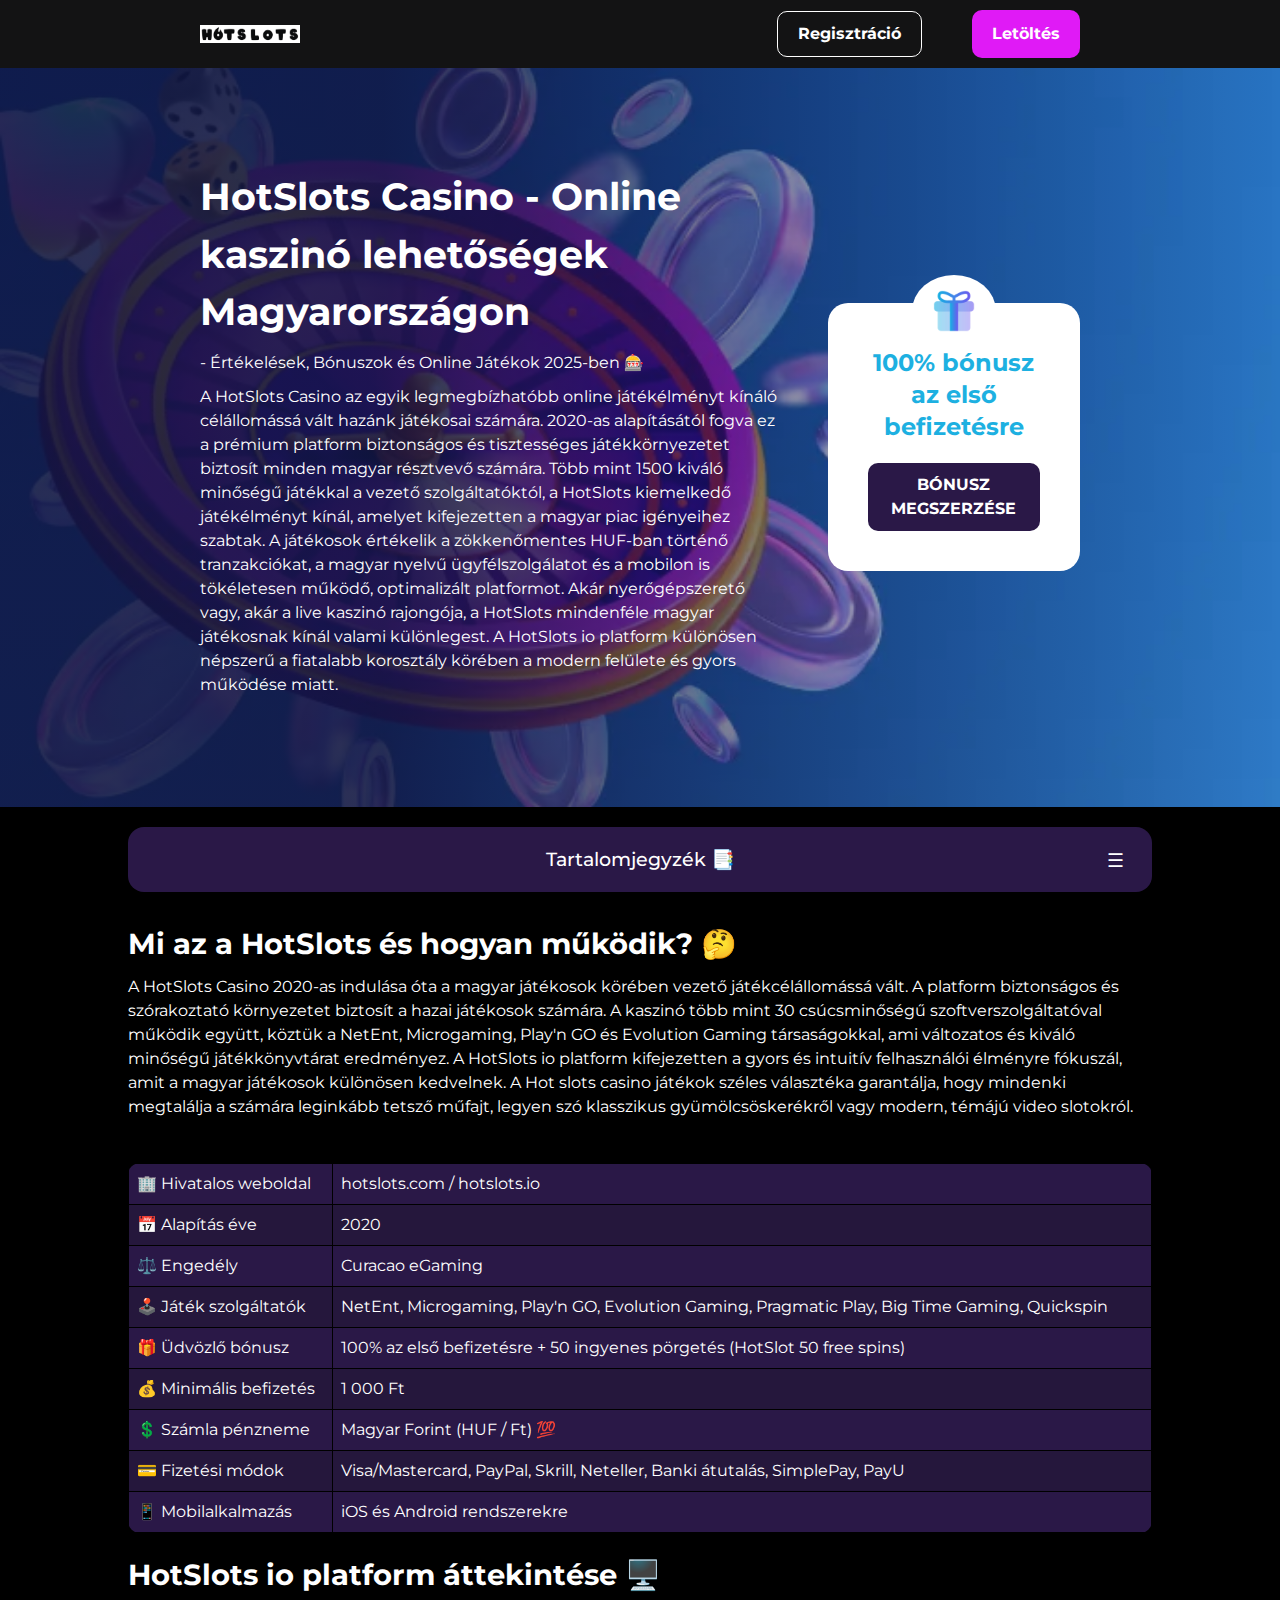
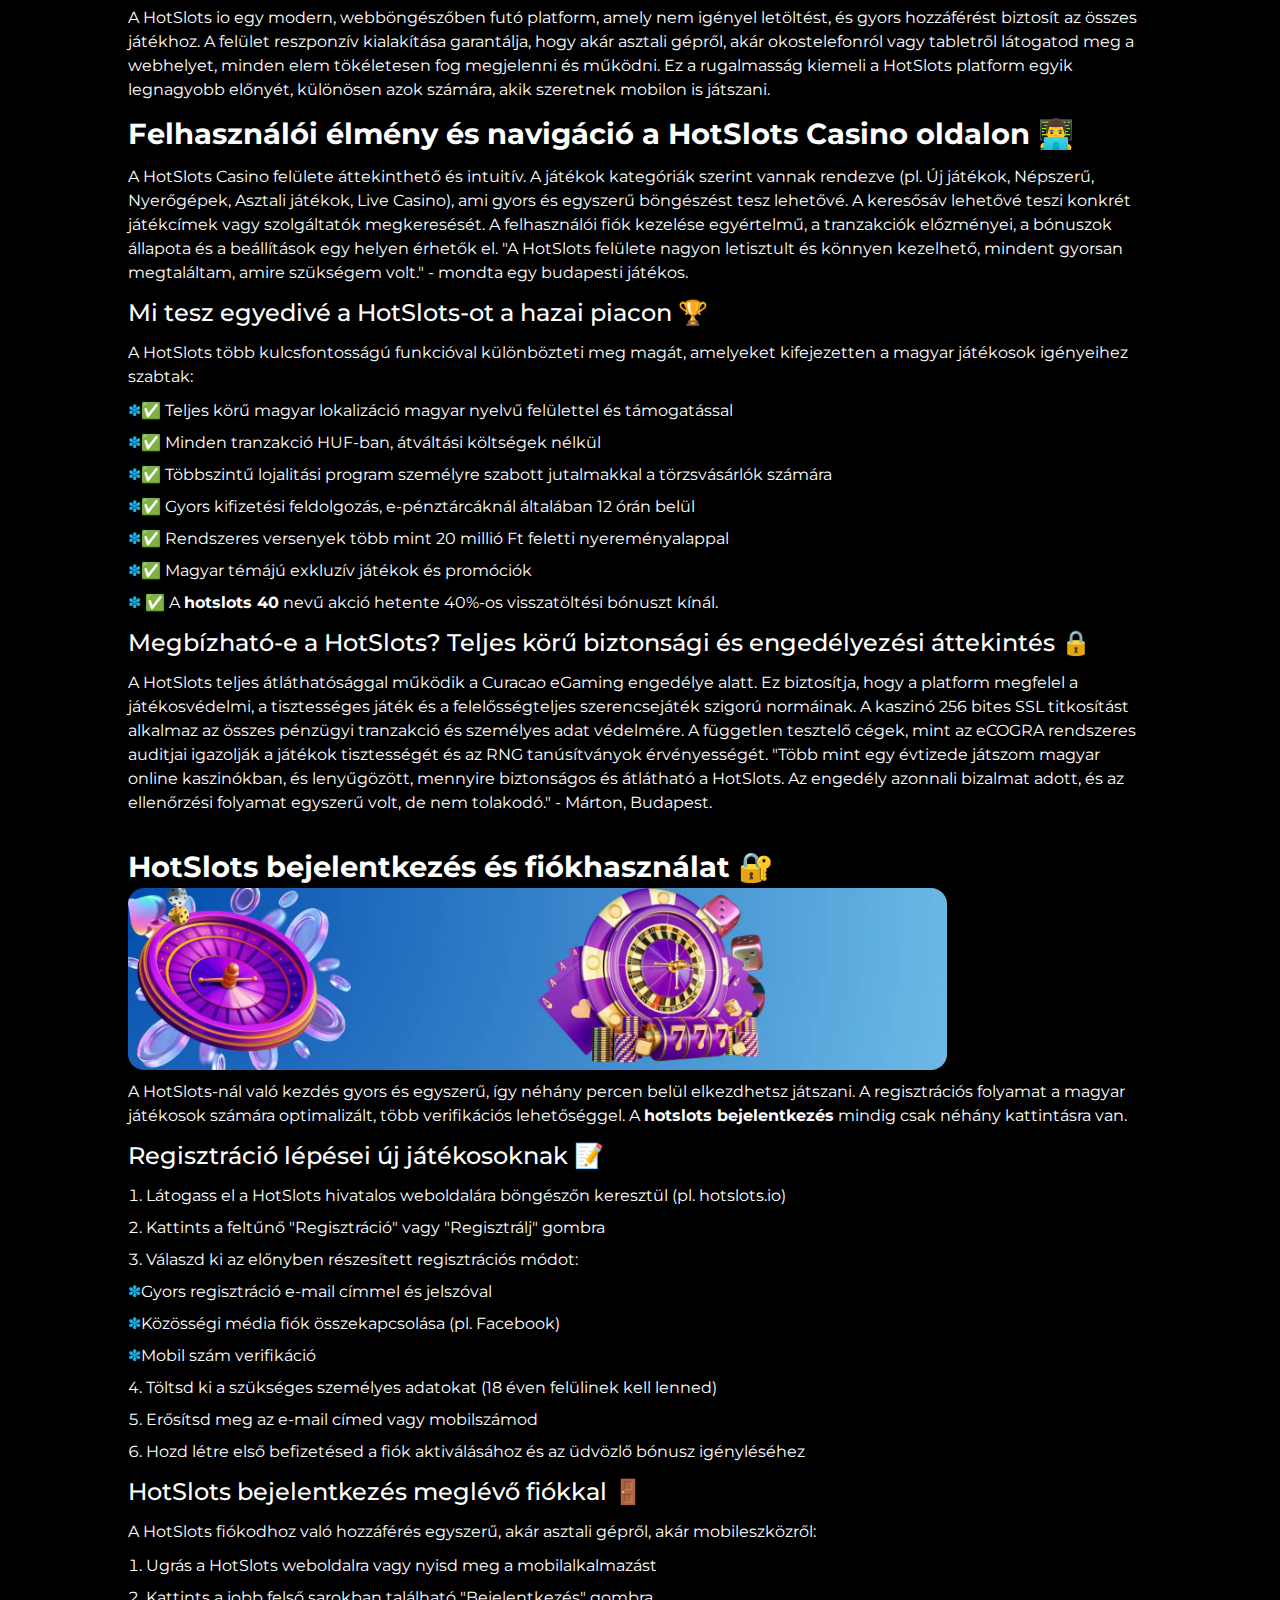
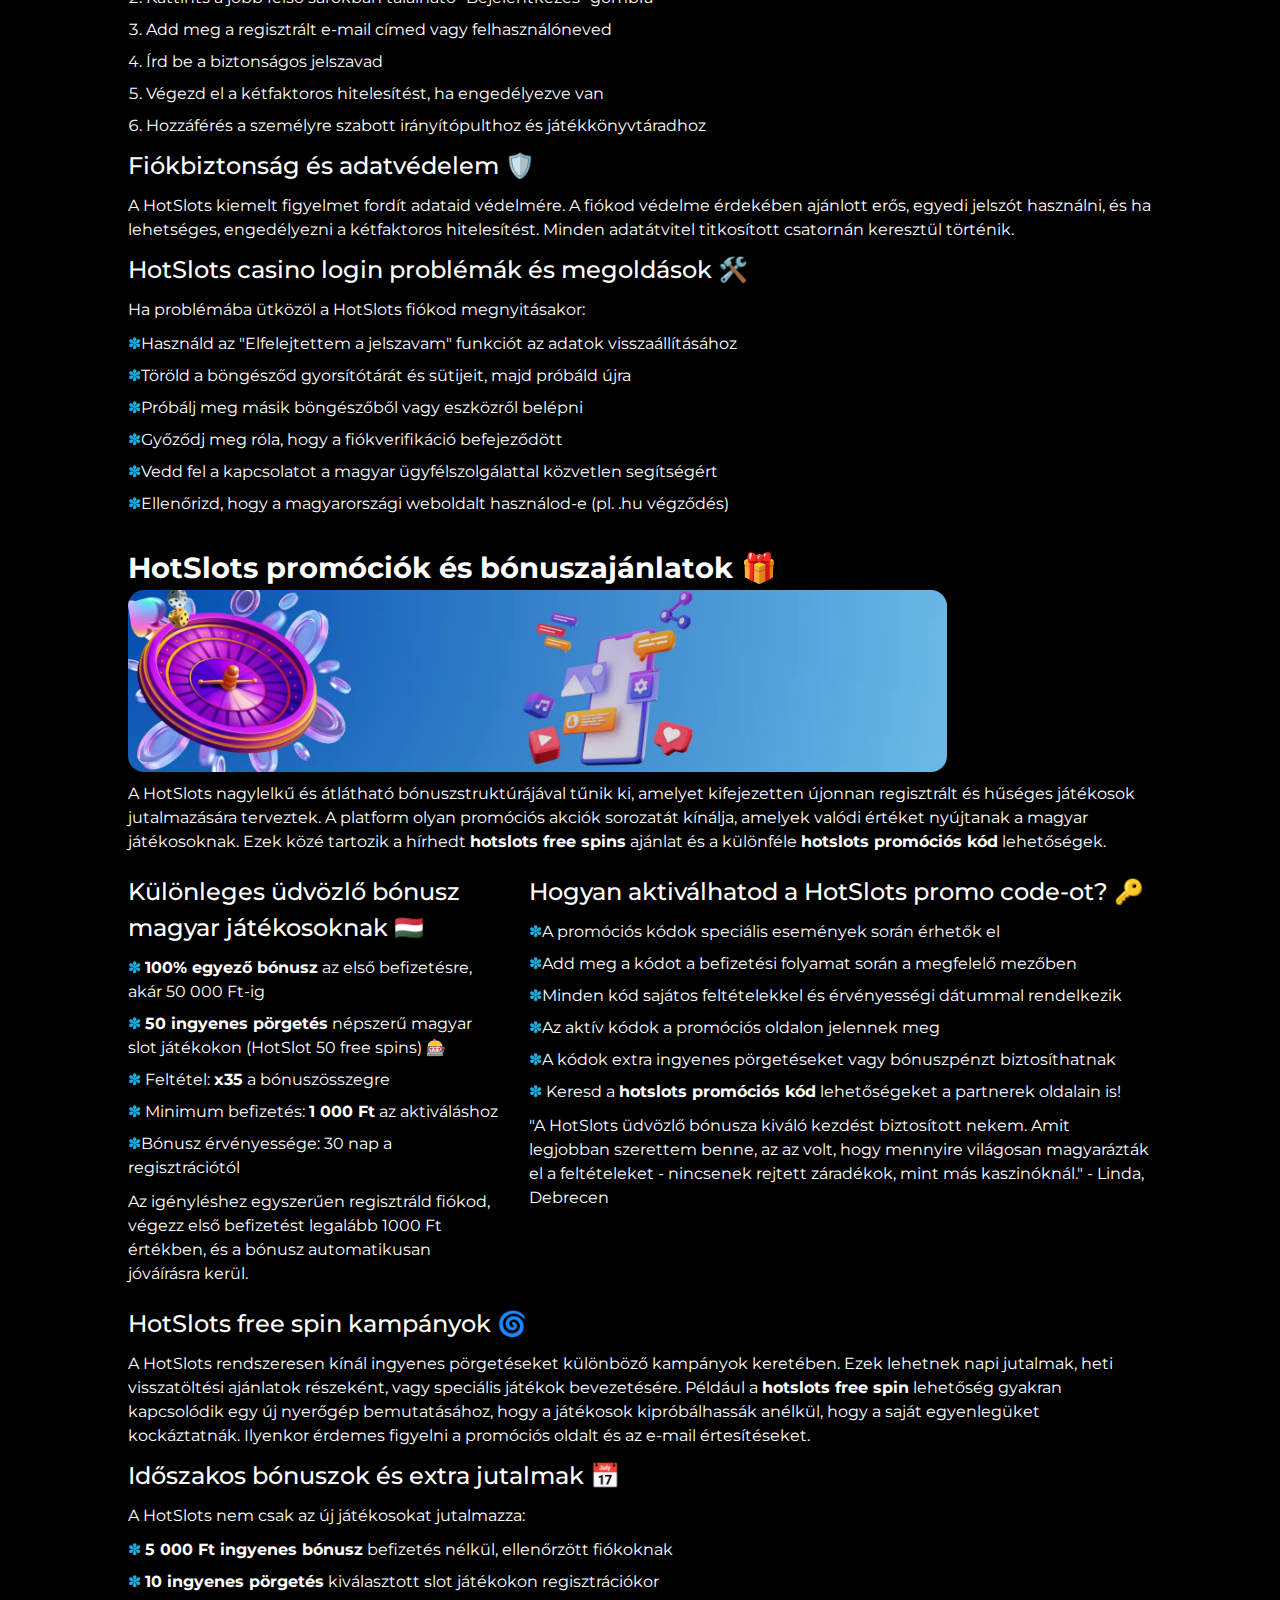
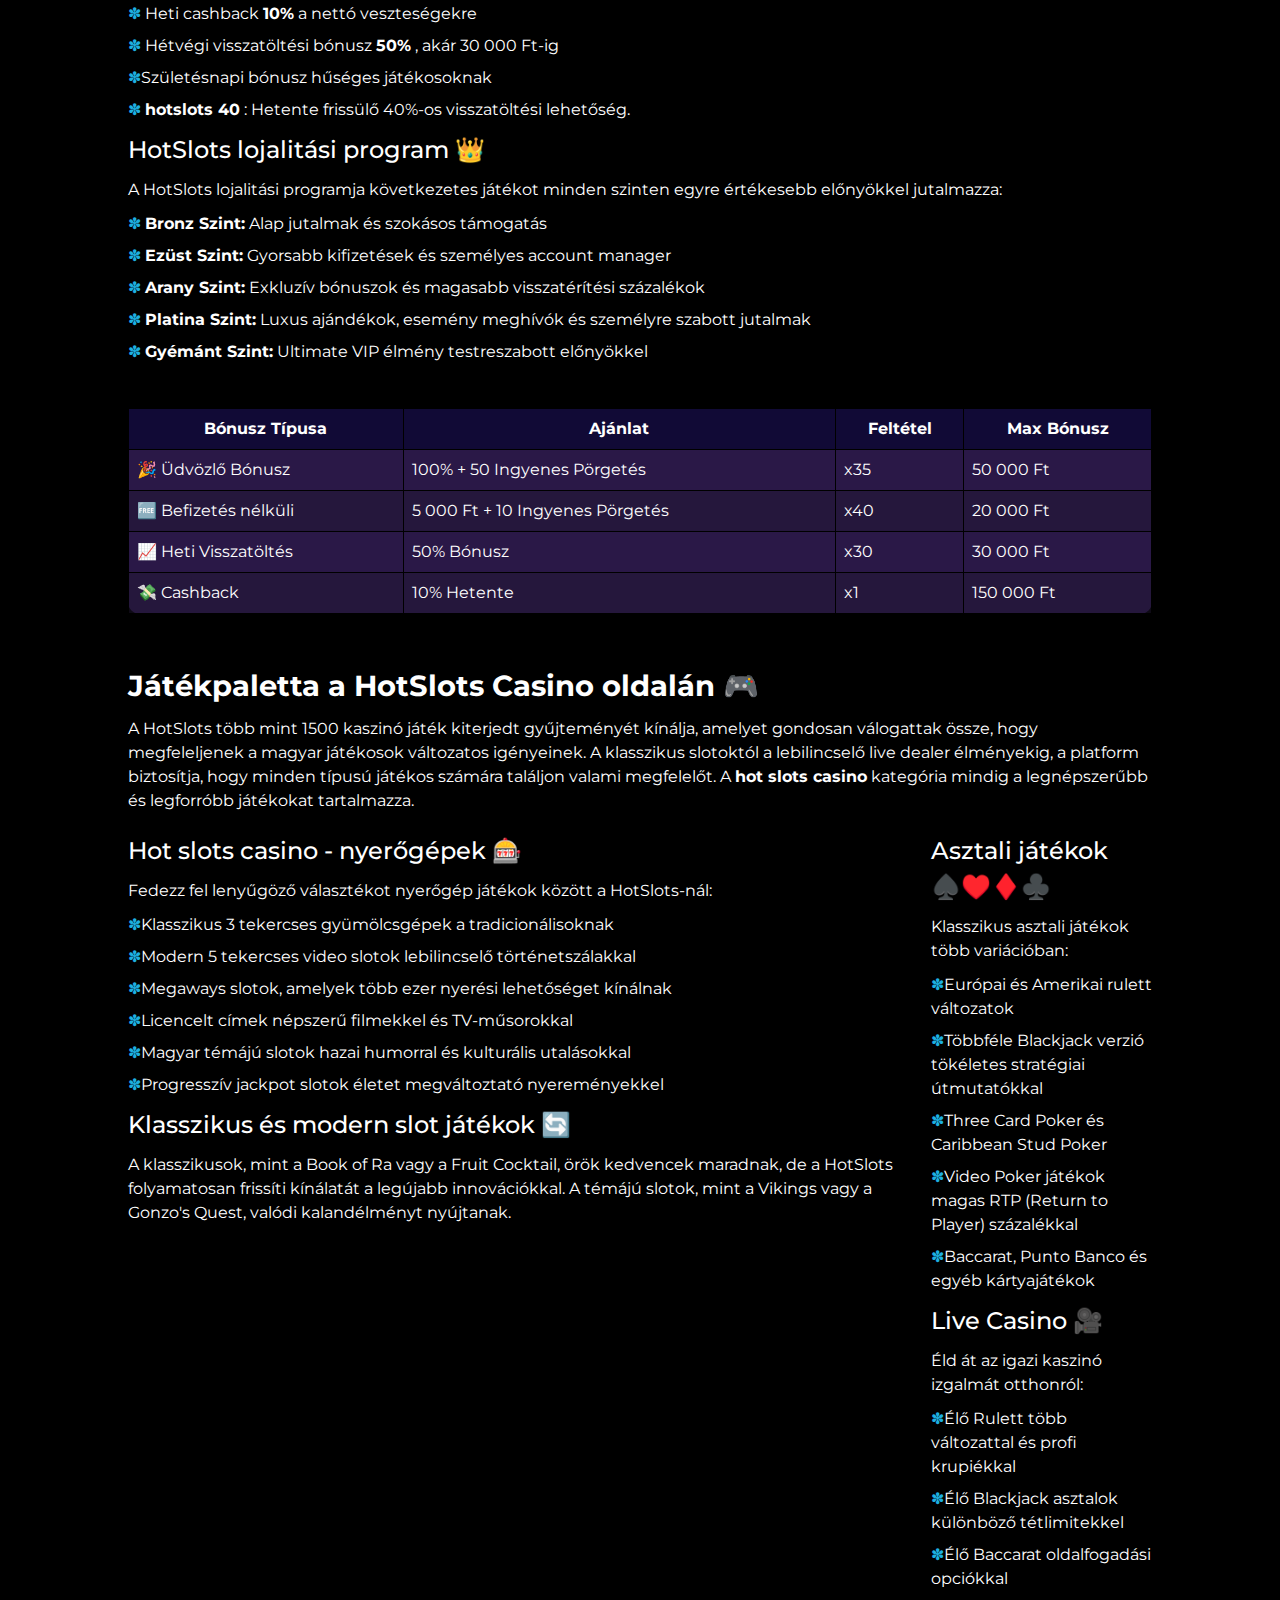
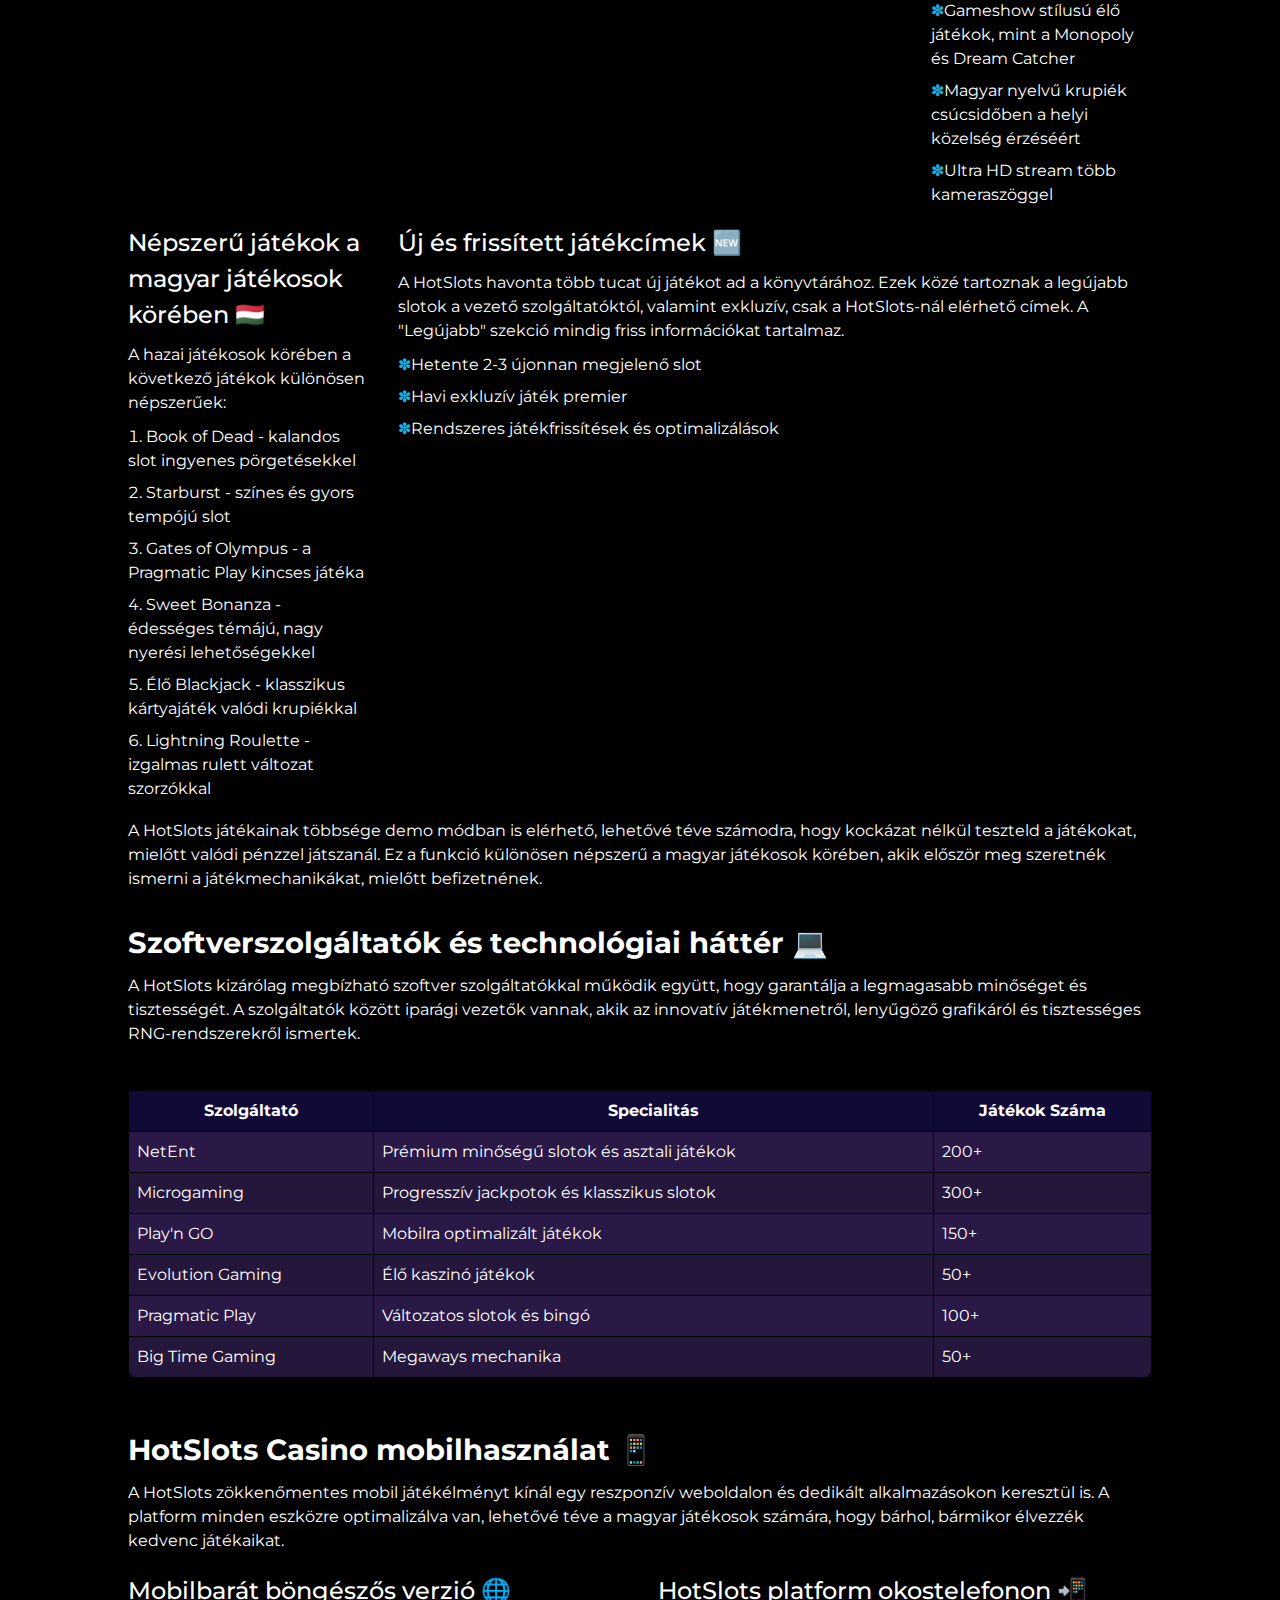
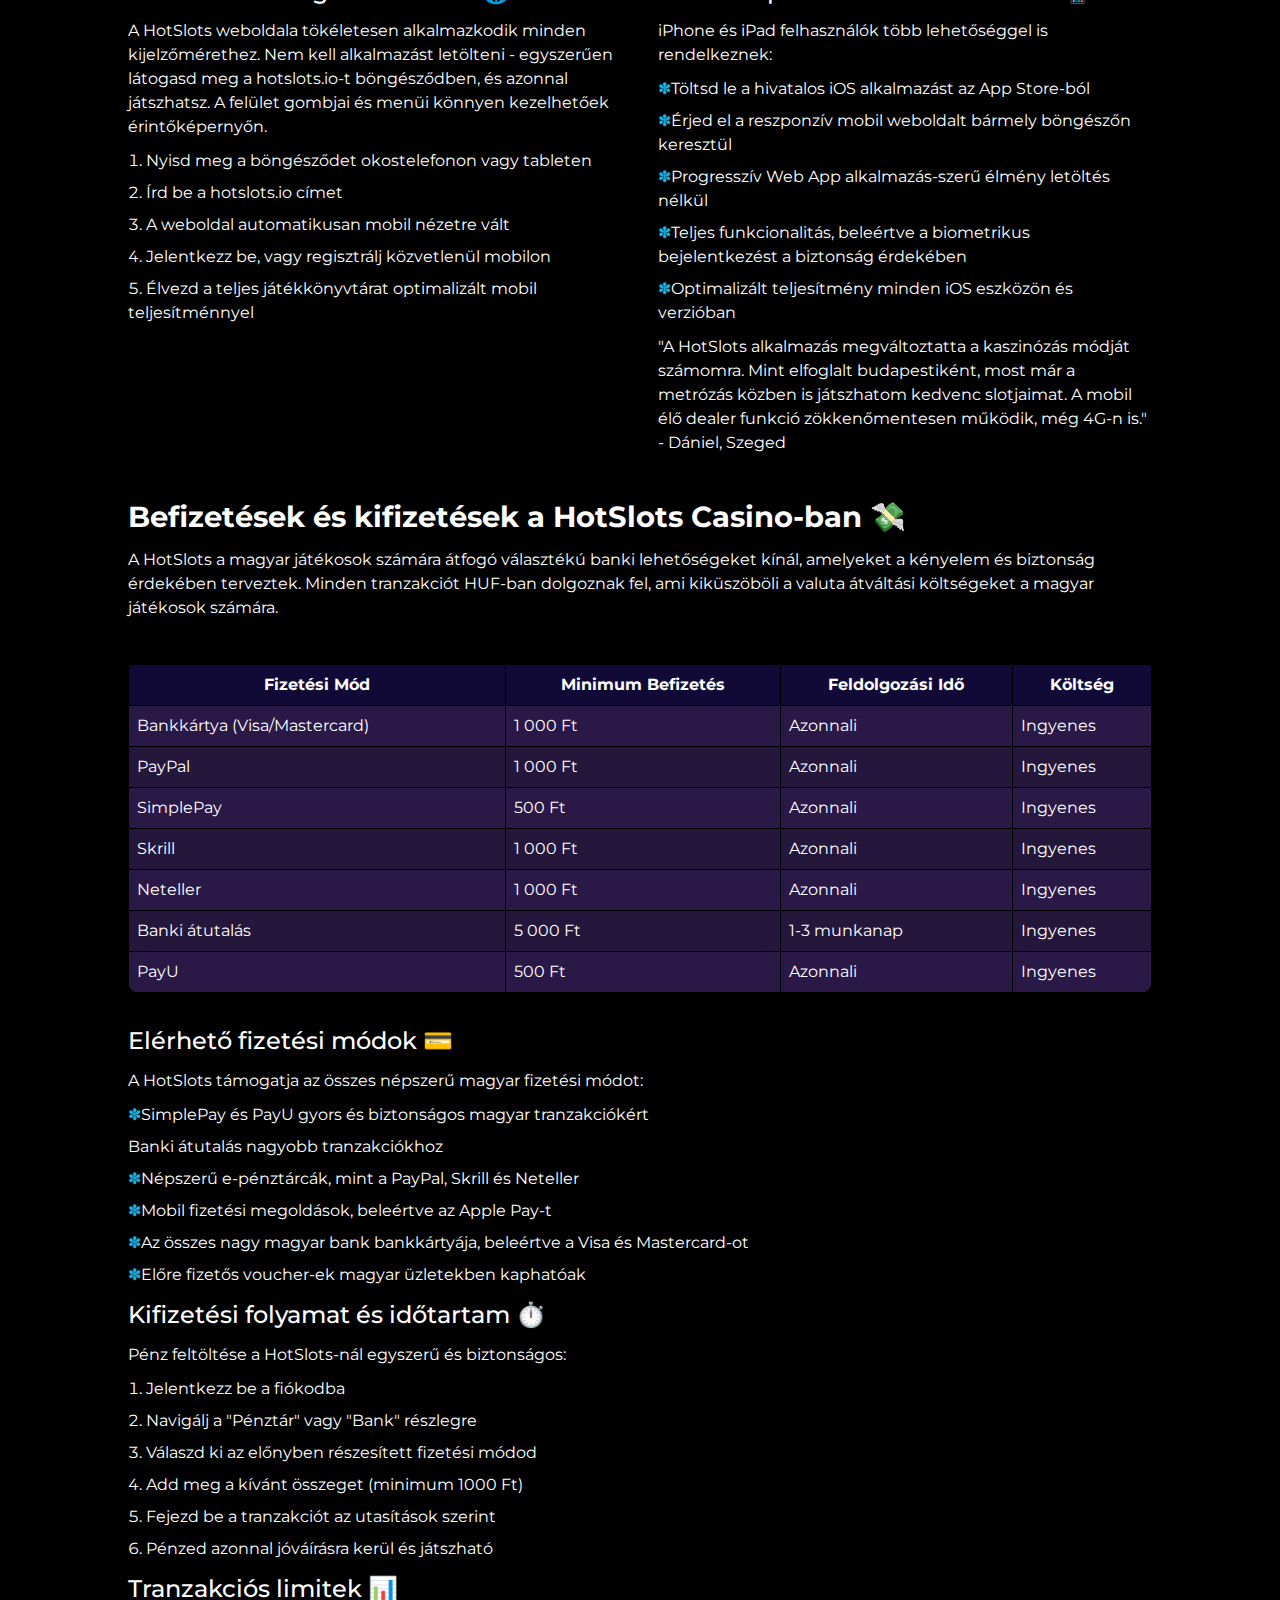
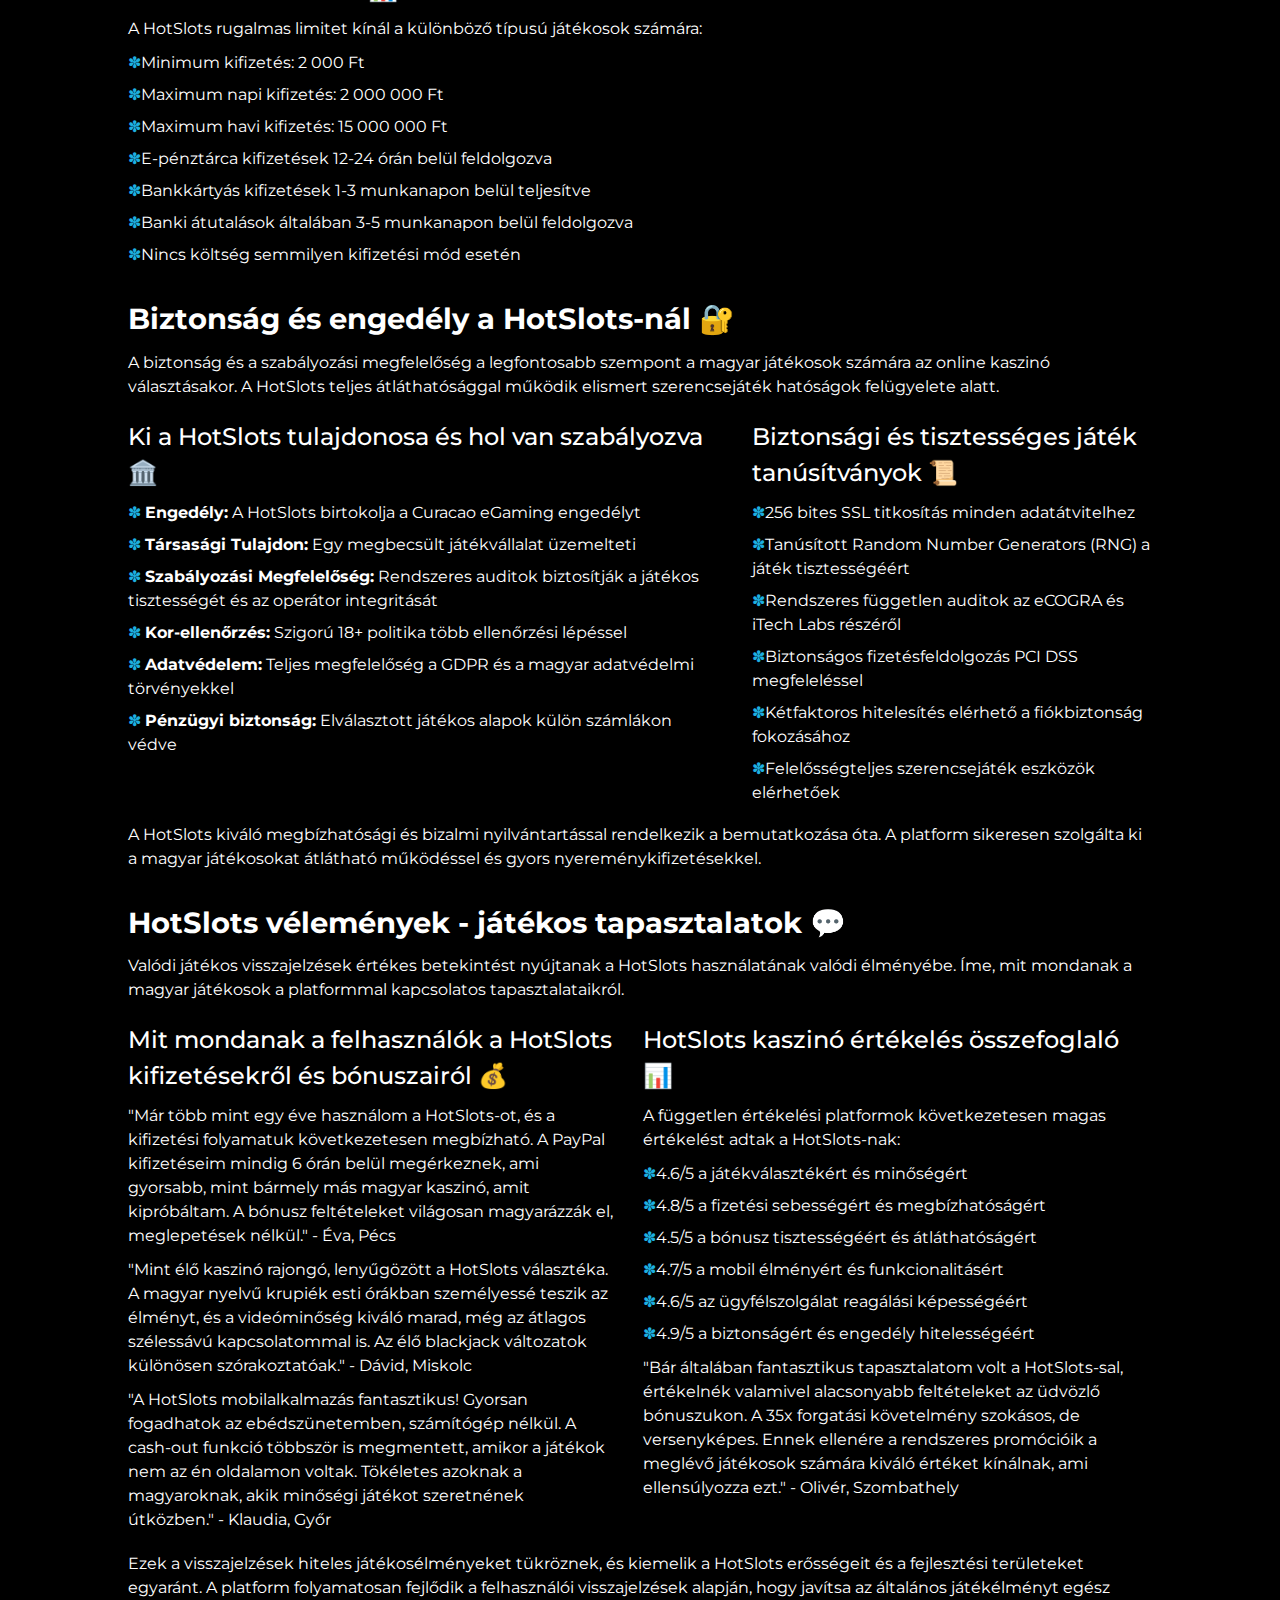
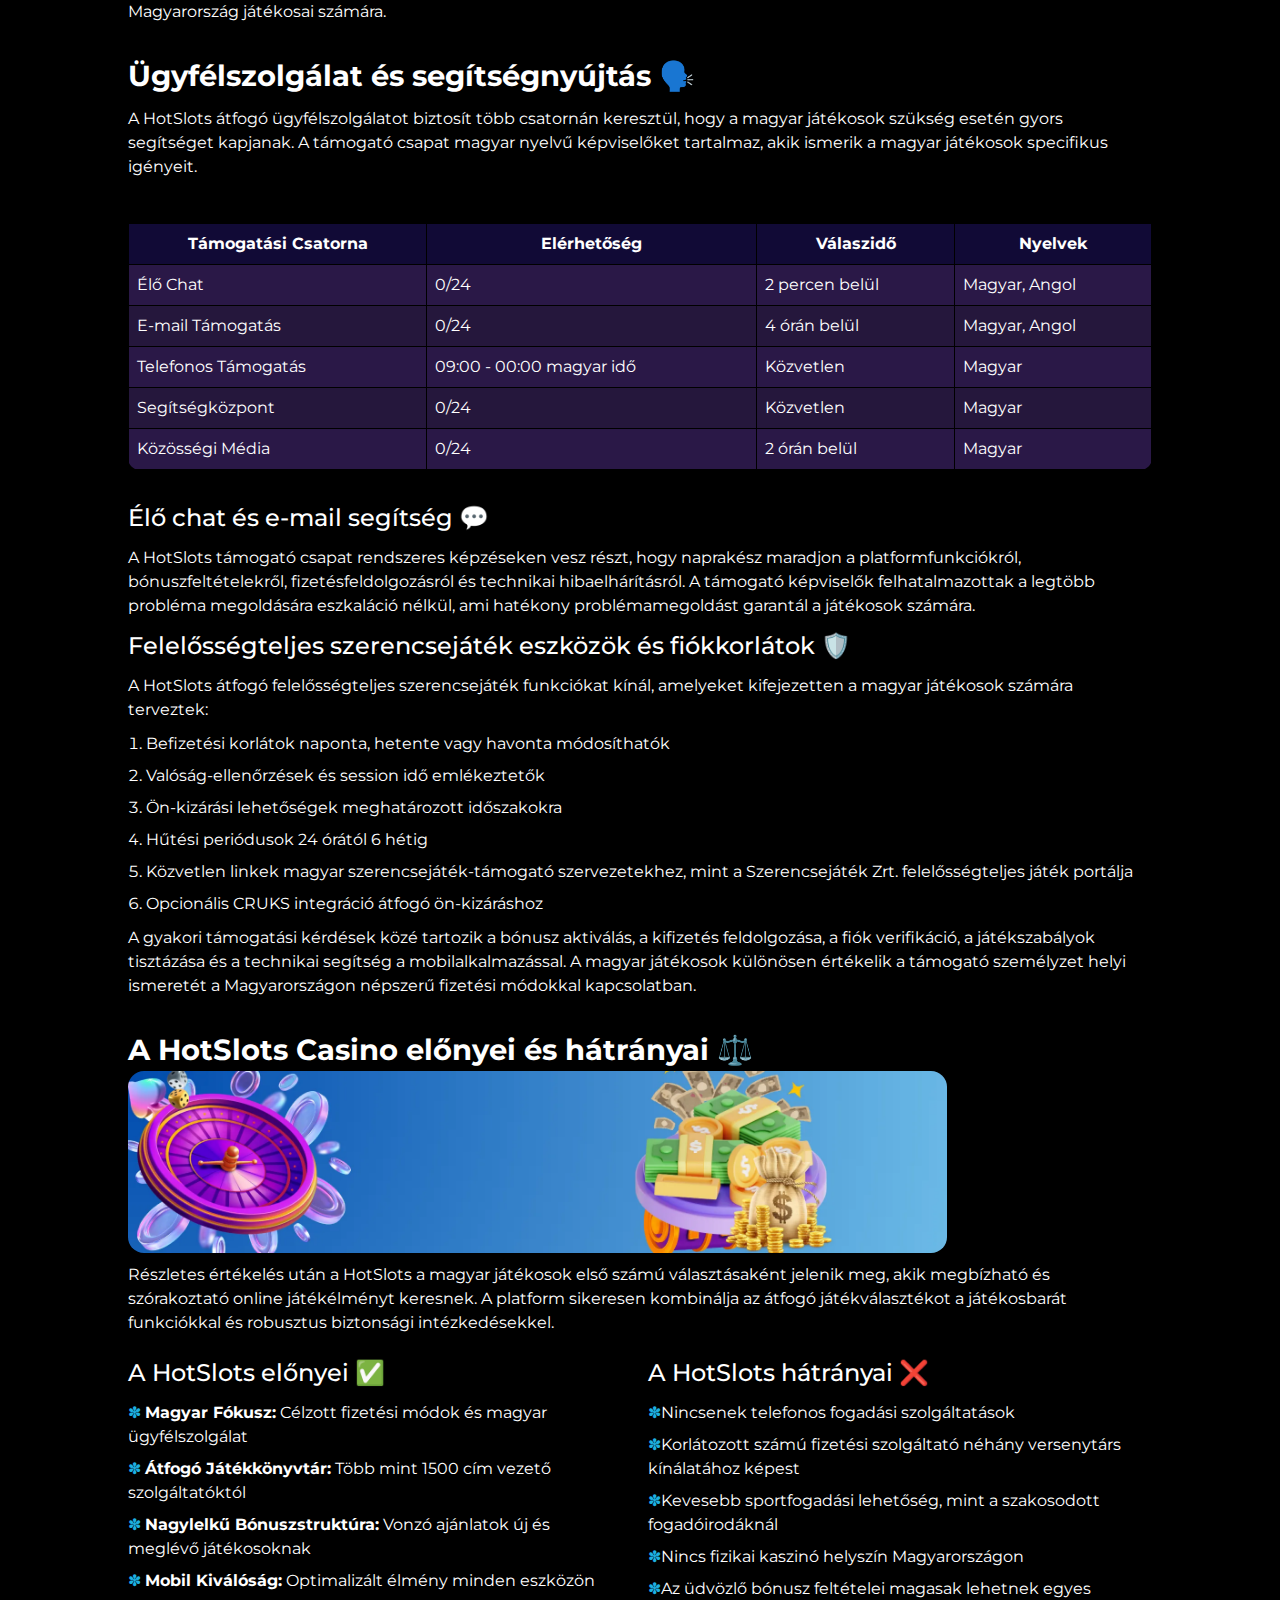
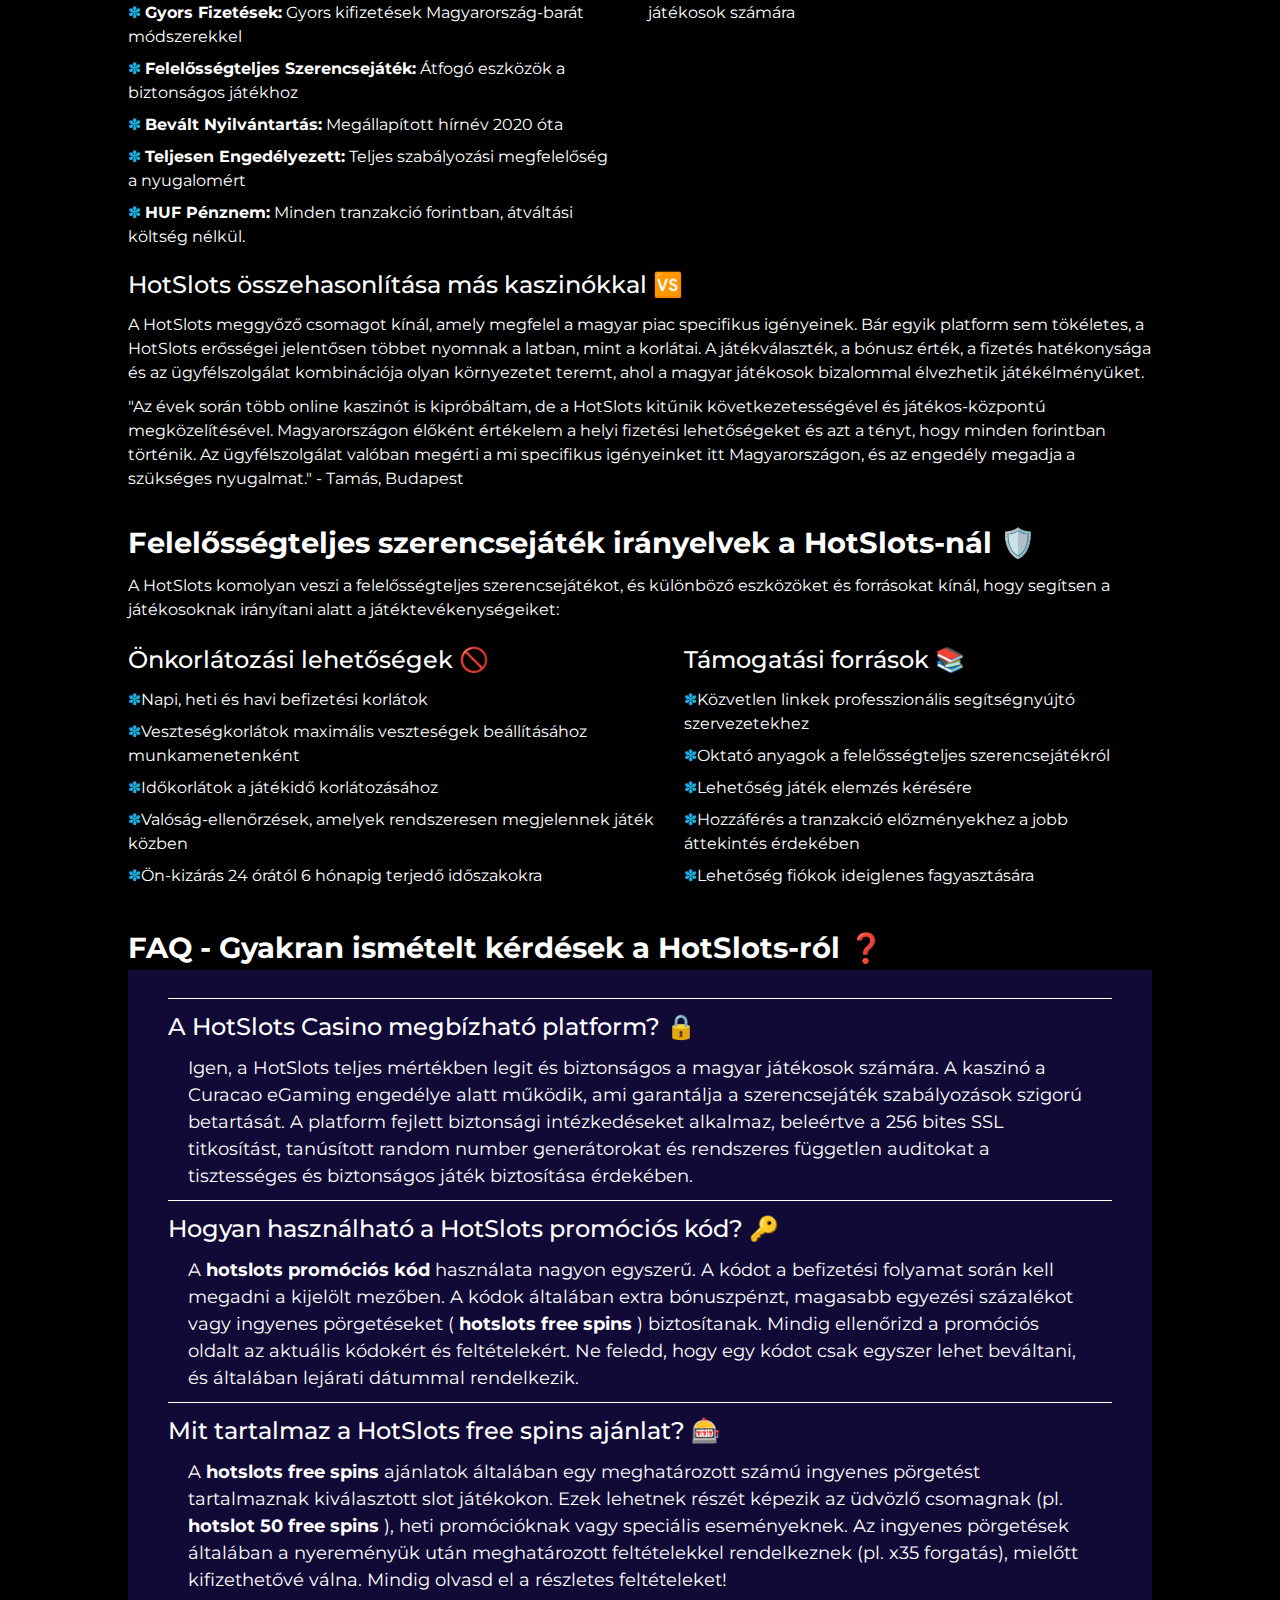
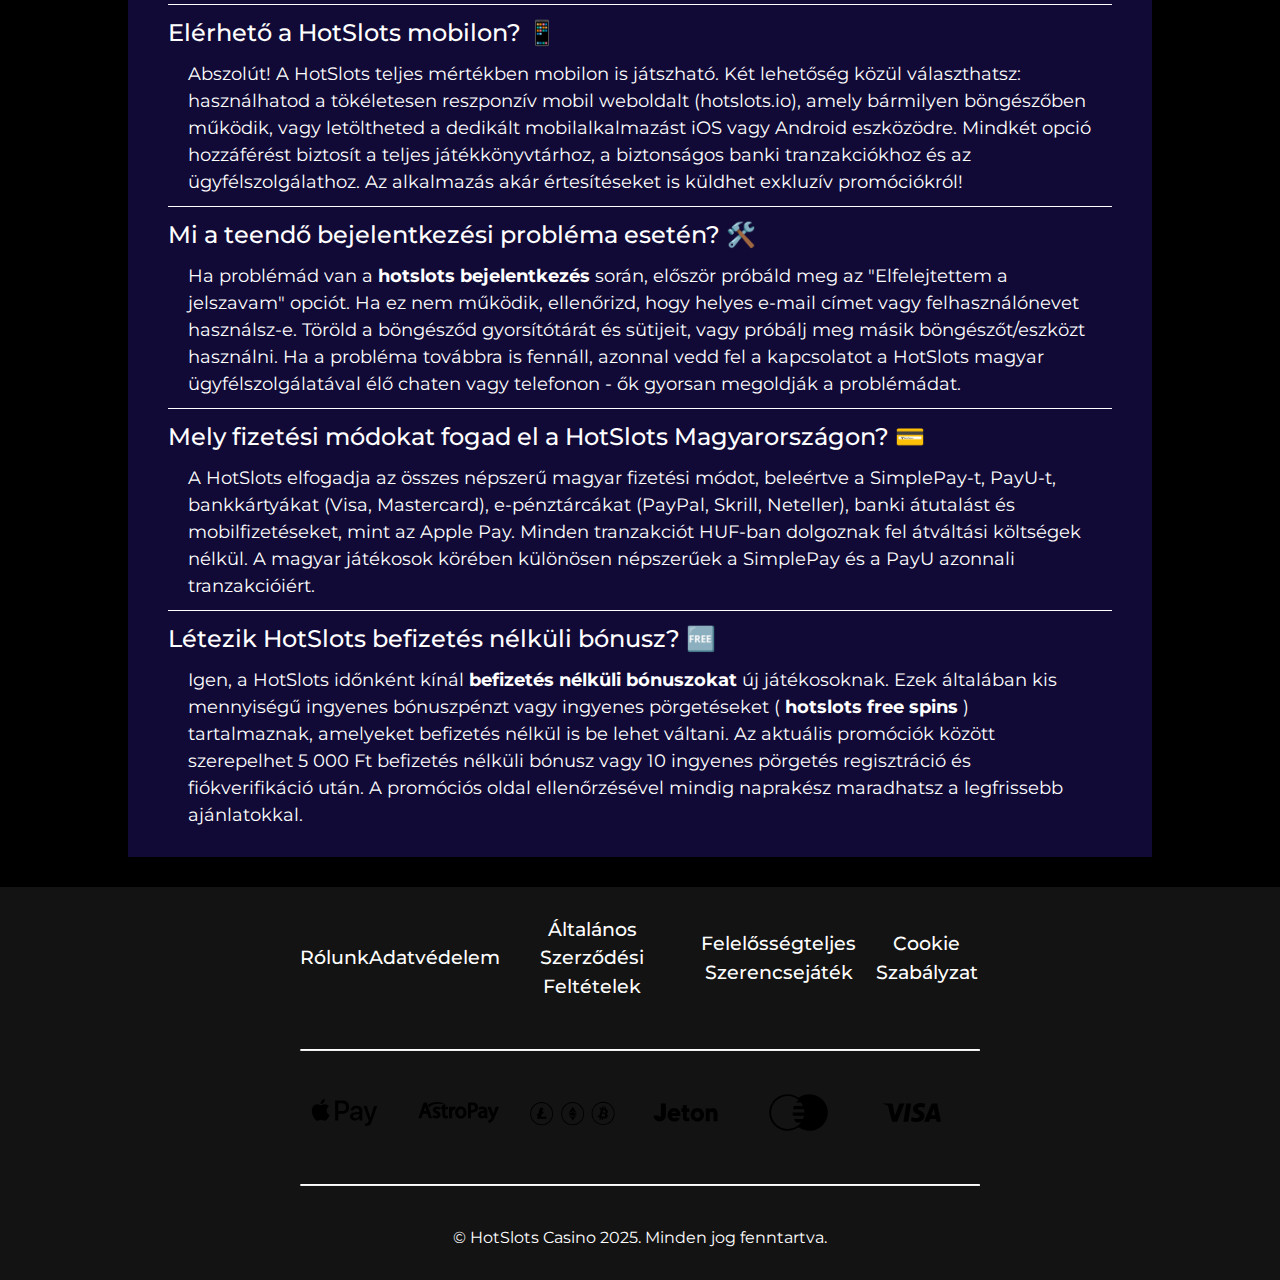
<file: index.html>
<!DOCTYPE html>
<html lang="hu">

<head>
	<meta charset="UTF-8" />
	<meta name="viewport" content="width=device-width, initial-scale=1.0" />
	<link rel="stylesheet" href="style.css" />
	<link rel="shortcut icon" href="favicon.ico" type="image/x-icon" />
	<title>HotSlots Casino Magyarország 🎰 | Free Spins, Promóciók és Bejelentkezés</title>
	<meta name="description"
		content="A HotSlots Casino Magyarországon modern online kaszinó élményt kínál: ingyenes pörgetések, promóciós kódok és gyors bejelentkezés. Fedezd fel a HotSlots hivatalos platformját mobilon és asztali gépen." />
	<meta name="keywords"
		content="hotslots, hot slot casino, hot slots casino, hotslots casino, hotslots promo code, hotslot 50 free spins, hotslots bejelentkezés, hotslots free spin, hotslots free spins, hotslots 40, hotslots io, hotslots promóciós kód" />
	<meta name="googlebot" content="index,follow,noarchive" />

	<link rel="alternate" hreflang="hu-HU" href="https://www.kerenyiingatlan.hu/hu-hu/">
	<link rel="alternate" hreflang="x-default" href="https://www.kerenyiingatlan.hu/">
	<link rel="canonical" href="https://www.kerenyiingatlan.hu/hu-hu/">

	<meta property="og:type" content="website" />
	<meta property="og:title"
		content="HotSlots Casino - HotSlots Casino Magyarország 🎰 | Free Spins, Promóciók és Bejelentkezés" />
	<meta property="og:description"
		content="A HotSlots Casino Magyarországon modern online kaszinó élményt kínál: ingyenes pörgetések, promóciós kódok és gyors bejelentkezés. Fedezd fel a HotSlots hivatalos platformját mobilon és asztali gépen." />
	<meta property="og:url" content="https://www.kerenyiingatlan.hu/" />
	<meta property="og:site_name" content="HotSlots Casino" />
	<meta property="og:image" content="https://www.kerenyiingatlan.hu/img/1.webp" />
	<meta property="og:locale" content="hu_HU" />

	<meta name="twitter:card" content="summary_large_image" />
	<meta name="twitter:title"
		content="HotSlots Casino - HotSlots Casino Magyarország 🎰 | Free Spins, Promóciók és Bejelentkezés" />
	<meta name="twitter:description"
		content="A HotSlots Casino Magyarországon modern online kaszinó élményt kínál: ingyenes pörgetések, promóciós kódok és gyors bejelentkezés. Fedezd fel a HotSlots hivatalos platformját mobilon és asztali gépen." />
	<meta name="twitter:image" content="https://www.kerenyiingatlan.hu/img/1.webp" />

	<script type="application/ld+json">
			{
				"@context": "https://schema.org",
				"@type": "Article",
				"headline": "HotSlots Casino - Teljes körű elemzés 2025",
				"description": "A HotSlots Casino Magyarországon modern online kaszinó élményt kínál: ingyenes pörgetések, promóciós kódok és gyors bejelentkezés. Fedezd fel a HotSlots hivatalos platformját mobilon és asztali gépen.",
				"mainEntityOfPage": {
					"@type": "WebPage",
					"@id": "https://www.kerenyiingatlan.hu/"
				},
				"author": {
					"@type": "Person",
					"name": "Kovács István",
					"url": "https://www.kerenyiingatlan.hu/"
				},
				"publisher": {
					"@type": "Organization",
					"name": "HotSlots Casino",
					"logo": {
						"@type": "ImageObject",
						"url": "https://www.kerenyiingatlan.hu/img/logo.webp"
					}
				},
				"datePublished": "2025-10-21",
				"dateModified": "2025-10-21"
			}
		</script>

	<script type="application/ld+json">
			{
				"@context": "https://schema.org",
				"@type": "WebSite",
				"url": "https://www.kerenyiingatlan.hu/",
				"name": "HotSlots Casino - HotSlots Casino Magyarország 🎰 | Free Spins, Promóciók és Bejelentkezés",
				"description": "A HotSlots Casino Magyarországon modern online kaszinó élményt kínál: ingyenes pörgetések, promóciós kódok és gyors bejelentkezés. Fedezd fel a HotSlots hivatalos platformját mobilon és asztali gépen.",
				"inLanguage": "hu-HU"
			}
		</script>

	<script type="application/ld+json">
			{
				"@context": "https://schema.org",
				"@type": "BreadcrumbList",
				"itemListElement": [
					{
						"@type": "ListItem",
						"position": 1,
						"name": "🏠 Kezdőlap",
						"item": "https://www.kerenyiingatlan.hu/"
					},
					{
						"@type": "ListItem",
						"position": 2,
						"name": "🎰+100% Bónusz",
						"item": "https://www.kerenyiingatlan.hu/"
					}
				]
			}
		</script>

	<script type="application/ld+json">
			{
				"@context": "https://schema.org",
				"@type": "FAQPage",
				"mainEntity": [
					{
						"@type": "Question",
						"name": "Hogyan regisztrálhatok a HotSlots Casino-nál?",
						"acceptedAnswer": {
							"@type": "Answer",
							"text": "A regisztráció 2 percet vesz igénybe: e-mail, telefonszám és jelszó megadásával. Azonnali verifikáció."
						}
					},
					{
						"@type": "Question",
						"name": "Létezik mobilalkalmazás?",
						"acceptedAnswer": {
							"@type": "Answer",
							"text": "Igen, iOS és Android alkalmazás is elérhető az összes játékkal."
						}
					},
					{
						"@type": "Question",
						"name": "Hogyan kaphatom meg az üdvözlő bónuszt?",
						"acceptedAnswer": {
							"@type": "Answer",
							"text": "A regisztráció és első befizetés után akár 100% bónuszt kaphatsz."
						}
					},
					{
						"@type": "Question",
						"name": "Mik a kifizetési időtartamok?",
						"acceptedAnswer": {
							"@type": "Answer",
							"text": "Banki átutalás: 1-3 munkanap, e-pénztárcák: legfeljebb 24 óra."
						}
					}
				]
			}
		</script>
</head>

<body>
	<header>
		<div class="logo">
			<a href="/">
				<img src="./img/logo.webp" alt="HotSlots Casino logo" width="140" height="70" />
			</a>
		</div>

		<div class="header-btn">
			<a href="/play/" rel="nofollow" content="noindex" class="h-violet-btn">
				Regisztráció
			</a>
			<a href="/play/" rel="nofollow" content="noindex" class="h-accent-btn">
				Letöltés
			</a>
		</div>
	</header>

	<main>
		<div class="promo">
			<div class="promo-l">
				<h1>HotSlots Casino - Online kaszinó lehetőségek Magyarországon</h1>
				<p class="txt">- Értékelések, Bónuszok és Online Játékok 2025-ben 🎰</p>
				<p class="txt">
					A HotSlots Casino az egyik legmegbízhatóbb online játékélményt kínáló célállomássá vált hazánk játékosai
					számára. 2020-as alapításától fogva ez a prémium platform biztonságos és tisztességes játékkörnyezetet
					biztosít minden magyar résztvevő számára. Több mint 1500 kiváló minőségű játékkal a vezető szolgáltatóktól,
					a HotSlots kiemelkedő játékélményt kínál, amelyet kifejezetten a magyar piac igényeihez szabtak. A játékosok
					értékelik a zökkenőmentes HUF-ban történő tranzakciókat, a magyar nyelvű ügyfélszolgálatot és a mobilon is
					tökéletesen működő, optimalizált platformot. Akár nyerőgépszerető vagy, akár a live kaszinó rajongója, a
					HotSlots mindenféle magyar játékosnak kínál valami különlegest. A HotSlots io platform különösen népszerű a
					fiatalabb korosztály körében a modern felülete és gyors működése miatt.
				</p>
			</div>

			<div class="promo-gift">
				<div class="gift-box">
					<img class="gift-zoom" src="./img/gift.webp" alt="bónusz ajándék" width="50" height="50" />
				</div>

				<p class="txt-accent">100% bónusz az első befizetésre</p>

				<a href="/play/" rel="nofollow" content="noindex" class="btn-accent">
					Bónusz megszerzése
				</a>
			</div>
		</div>

		<div class="wrapper">
			<div class="navigation">
				<input type="checkbox" id="toggle-nav" hidden />
				<label for="toggle-nav" class="txt-nav">
					Tartalomjegyzék 📑
				</label>

				<ul class="nav-list">
					<li class="nav-item"><a href="#review">HotSlots Casino Értékelés</a></li>
					<li class="nav-item"><a href="#inscription">Regisztráció és HotSlots Casino bejelentkezés</a></li>
					<li class="nav-item"><a href="#bonus">HotSlots Bónusz: teljes áttekintés számodra</a></li>
					<li class="nav-item"><a href="#jeux">Játékválaszték a HotSlots online kaszinóban</a></li>
					<li class="nav-item"><a href="#prestataires">HotSlots HU mobilalkalmazás</a></li>
					<li class="nav-item"><a href="#conseils">Pénzügyi tranzakciók a HotSlots-nál</a></li>
					<li class="nav-item"><a href="#mobile">Biztonság és engedély a HotSlots-nál</a></li>
					<li class="nav-item"><a href="#demo">Ismerd meg a HotSlots értékeléseket magyar játékosoktól</a></li>
					<li class="nav-item"><a href="#deposit">Folyamatos támogatás a HotSlots-nál Magyarországon</a></li>
					<li class="nav-item"><a href="#withdrawal">Mik a HotSlots kaszinó előnyei és hátrányai?</a></li>
					<li class="nav-item"><a href="#limites">GYIK ❓</a></li>
				</ul>
			</div>

			<div class="container" id="review">
				<h2>Mi az a HotSlots és hogyan működik? 🤔</h2>
				<p class="txt">
					A HotSlots Casino 2020-as indulása óta a magyar játékosok körében vezető játékcélállomássá vált. A platform
					biztonságos és szórakoztató környezetet biztosít a hazai játékosok számára. A kaszinó több mint 30
					csúcsminőségű szoftverszolgáltatóval működik együtt, köztük a NetEnt, Microgaming, Play'n GO és Evolution
					Gaming társaságokkal, ami változatos és kiváló minőségű játékkönyvtárat eredményez. A HotSlots io platform
					kifejezetten a gyors és intuitív felhasználói élményre fókuszál, amit a magyar játékosok különösen
					kedvelnek. A Hot slots casino játékok széles választéka garantálja, hogy mindenki megtalálja a számára
					leginkább tetsző műfajt, legyen szó klasszikus gyümölcsöskerékről vagy modern, témájú video slotokról.
				</p>

				<div class="table-wrapper">
					<table>
						<tbody>
							<tr>
								<td>🏢 Hivatalos weboldal</td>
								<td>hotslots.com / hotslots.io</td>
							</tr>
							<tr>
								<td>📅 Alapítás éve</td>
								<td>2020</td>
							</tr>
							<tr>
								<td>⚖️ Engedély</td>
								<td>Curacao eGaming</td>
							</tr>
							<tr>
								<td>🕹️ Játék szolgáltatók</td>
								<td>NetEnt, Microgaming, Play'n GO, Evolution Gaming, Pragmatic Play, Big Time Gaming, Quickspin</td>
							</tr>
							<tr>
								<td>🎁 Üdvözlő bónusz</td>
								<td>100% az első befizetésre + 50 ingyenes pörgetés (HotSlot 50 free spins)</td>
							</tr>
							<tr>
								<td>💰 Minimális befizetés</td>
								<td>1 000 Ft</td>
							</tr>
							<tr>
								<td>💲 Számla pénzneme</td>
								<td>Magyar Forint (HUF / Ft) 💯</td>
							</tr>
							<tr>
								<td>💳 Fizetési módok</td>
								<td>Visa/Mastercard, PayPal, Skrill, Neteller, Banki átutalás, SimplePay, PayU</td>
							</tr>
							<tr>
								<td>📱 Mobilalkalmazás</td>
								<td>iOS és Android rendszerekre</td>
							</tr>
						</tbody>
					</table>
				</div>

				<h2>HotSlots io platform áttekintése 🖥️</h2>
				<p class="txt">
					A HotSlots io egy modern, webböngészőben futó platform, amely nem igényel letöltést, és gyors hozzáférést
					biztosít az összes játékhoz. A felület reszponzív kialakítása garantálja, hogy akár asztali gépről, akár
					okostelefonról vagy tabletről látogatod meg a webhelyet, minden elem tökéletesen fog megjelenni és működni.
					Ez a rugalmasság kiemeli a HotSlots platform egyik legnagyobb előnyét, különösen azok számára, akik
					szeretnek mobilon is játszani.
				</p>

				<h2>Felhasználói élmény és navigáció a HotSlots Casino oldalon 👨‍💻</h2>
				<p class="txt">
					A HotSlots Casino felülete áttekinthető és intuitív. A játékok kategóriák szerint vannak rendezve (pl. Új
					játékok, Népszerű, Nyerőgépek, Asztali játékok, Live Casino), ami gyors és egyszerű böngészést tesz
					lehetővé. A keresősáv lehetővé teszi konkrét játékcímek vagy szolgáltatók megkeresését. A felhasználói fiók
					kezelése egyértelmű, a tranzakciók előzményei, a bónuszok állapota és a beállítások egy helyen érhetők el.
					"A HotSlots felülete nagyon letisztult és könnyen kezelhető, mindent gyorsan megtaláltam, amire szükségem
					volt." - mondta egy budapesti játékos.
				</p>

				<h3>Mi tesz egyedivé a HotSlots-ot a hazai piacon 🏆</h3>
				<p class="txt">
					A HotSlots több kulcsfontosságú funkcióval különbözteti meg magát, amelyeket kifejezetten a magyar játékosok
					igényeihez szabtak:
				</p>
				<ul>
					<li>✅ Teljes körű magyar lokalizáció magyar nyelvű felülettel és támogatással</li>
					<li>✅ Minden tranzakció HUF-ban, átváltási költségek nélkül</li>
					<li>✅ Többszintű lojalitási program személyre szabott jutalmakkal a törzsvásárlók számára</li>
					<li>✅ Gyors kifizetési feldolgozás, e-pénztárcáknál általában 12 órán belül</li>
					<li>✅ Rendszeres versenyek több mint 20 millió Ft feletti nyereményalappal</li>
					<li>✅ Magyar témájú exkluzív játékok és promóciók</li>
					<li>
						✅ A
						<strong>hotslots 40</strong>
						nevű akció hetente 40%-os visszatöltési bónuszt kínál.
					</li>
				</ul>

				<h3>Megbízható-e a HotSlots? Teljes körű biztonsági és engedélyezési áttekintés 🔒</h3>
				<p class="txt">
					A HotSlots teljes átláthatósággal működik a Curacao eGaming engedélye alatt. Ez biztosítja, hogy a platform
					megfelel a játékosvédelmi, a tisztességes játék és a felelősségteljes szerencsejáték szigorú normáinak. A
					kaszinó 256 bites SSL titkosítást alkalmaz az összes pénzügyi tranzakció és személyes adat védelmére. A
					független tesztelő cégek, mint az eCOGRA rendszeres auditjai igazolják a játékok tisztességét és az RNG
					tanúsítványok érvényességét. "Több mint egy évtizede játszom magyar online kaszinókban, és lenyűgözött,
					mennyire biztonságos és átlátható a HotSlots. Az engedély azonnali bizalmat adott, és az ellenőrzési
					folyamat egyszerű volt, de nem tolakodó." - Márton, Budapest.
				</p>
			</div>

			<div class="container" id="inscription">
				<h2>HotSlots bejelentkezés és fiókhasználat 🔐</h2>
				<img src="./img/3.webp" alt="HotSlots Regisztráció" width="1000" height="800" />
				<p class="txt">
					A HotSlots-nál való kezdés gyors és egyszerű, így néhány percen belül elkezdhetsz játszani. A regisztrációs
					folyamat a magyar játékosok számára optimalizált, több verifikációs lehetőséggel. A
					<strong>hotslots bejelentkezés</strong>
					mindig csak néhány kattintásra van.
				</p>

				<h3>Regisztráció lépései új játékosoknak 📝</h3>
				<ol>
					<li>Látogass el a HotSlots hivatalos weboldalára böngészőn keresztül (pl. hotslots.io)</li>
					<li>Kattints a feltűnő "Regisztráció" vagy "Regisztrálj" gombra</li>
					<li>
						Válaszd ki az előnyben részesített regisztrációs módot:
						<ul>
							<li>Gyors regisztráció e-mail címmel és jelszóval</li>
							<li>Közösségi média fiók összekapcsolása (pl. Facebook)</li>
							<li>Mobil szám verifikáció</li>
						</ul>
					</li>
					<li>Töltsd ki a szükséges személyes adatokat (18 éven felülinek kell lenned)</li>
					<li>Erősítsd meg az e-mail címed vagy mobilszámod</li>
					<li>Hozd létre első befizetésed a fiók aktiválásához és az üdvözlő bónusz igényléséhez</li>
				</ol>

				<h3>HotSlots bejelentkezés meglévő fiókkal 🚪</h3>
				<p class="txt">A HotSlots fiókodhoz való hozzáférés egyszerű, akár asztali gépről, akár mobileszközről:</p>
				<ol>
					<li>Ugrás a HotSlots weboldalra vagy nyisd meg a mobilalkalmazást</li>
					<li>Kattints a jobb felső sarokban található "Bejelentkezés" gombra</li>
					<li>Add meg a regisztrált e-mail címed vagy felhasználóneved</li>
					<li>Írd be a biztonságos jelszavad</li>
					<li>Végezd el a kétfaktoros hitelesítést, ha engedélyezve van</li>
					<li>Hozzáférés a személyre szabott irányítópulthoz és játékkönyvtáradhoz</li>
				</ol>

				<h3>Fiókbiztonság és adatvédelem 🛡️</h3>
				<p class="txt">
					A HotSlots kiemelt figyelmet fordít adataid védelmére. A fiókod védelme érdekében ajánlott erős, egyedi
					jelszót használni, és ha lehetséges, engedélyezni a kétfaktoros hitelesítést. Minden adatátvitel titkosított
					csatornán keresztül történik.
				</p>

				<h3>HotSlots casino login problémák és megoldások 🛠️</h3>
				<p class="txt">Ha problémába ütközöl a HotSlots fiókod megnyitásakor:</p>
				<ul>
					<li>Használd az "Elfelejtettem a jelszavam" funkciót az adatok visszaállításához</li>
					<li>Töröld a böngésződ gyorsítótárát és sütijeit, majd próbáld újra</li>
					<li>Próbálj meg másik böngészőből vagy eszközről belépni</li>
					<li>Győződj meg róla, hogy a fiókverifikáció befejeződött</li>
					<li>Vedd fel a kapcsolatot a magyar ügyfélszolgálattal közvetlen segítségért</li>
					<li>Ellenőrizd, hogy a magyarországi weboldalt használod-e (pl. .hu végződés)</li>
				</ul>
			</div>

			<div class="container" id="bonus">
				<h2>HotSlots promóciók és bónuszajánlatok 🎁</h2>
				<img src="./img/1.webp" alt="HotSlots Bónusz" width="1000" height="800" />
				<p class="txt">
					A HotSlots nagylelkű és átlátható bónuszstruktúrájával tűnik ki, amelyet kifejezetten újonnan regisztrált és
					hűséges játékosok jutalmazására terveztek. A platform olyan promóciós akciók sorozatát kínálja, amelyek
					valódi értéket nyújtanak a magyar játékosoknak. Ezek közé tartozik a hírhedt
					<strong>hotslots free spins</strong>
					ajánlat és a különféle
					<strong>hotslots promóciós kód</strong>
					lehetőségek.
				</p>

				<div class="promoties-bonus">
					<div>
						<h3>Különleges üdvözlő bónusz magyar játékosoknak 🇭🇺</h3>
						<ul>
							<li>
								<strong>100% egyező bónusz</strong>
								az első befizetésre, akár 50 000 Ft-ig
							</li>
							<li>
								<strong>50 ingyenes pörgetés</strong>
								népszerű magyar slot játékokon (HotSlot 50 free spins) 🎰
							</li>
							<li>
								Feltétel:
								<strong>x35</strong>
								a bónuszösszegre
							</li>
							<li>
								Minimum befizetés:
								<strong>1 000 Ft</strong>
								az aktiváláshoz
							</li>
							<li>Bónusz érvényessége: 30 nap a regisztrációtól</li>
						</ul>
						<p class="txt">
							Az igényléshez egyszerűen regisztráld fiókod, végezz első befizetést legalább 1000 Ft értékben, és a
							bónusz automatikusan jóváírásra kerül.
						</p>
					</div>

					<div>
						<h3>Hogyan aktiválhatod a HotSlots promo code-ot? 🔑</h3>
						<ul>
							<li>A promóciós kódok speciális események során érhetők el</li>
							<li>Add meg a kódot a befizetési folyamat során a megfelelő mezőben</li>
							<li>Minden kód sajátos feltételekkel és érvényességi dátummal rendelkezik</li>
							<li>Az aktív kódok a promóciós oldalon jelennek meg</li>
							<li>A kódok extra ingyenes pörgetéseket vagy bónuszpénzt biztosíthatnak</li>
							<li>
								Keresd a
								<strong>hotslots promóciós kód</strong>
								lehetőségeket a partnerek oldalain is!
							</li>
						</ul>
						<p class="txt">
							"A HotSlots üdvözlő bónusza kiváló kezdést biztosított nekem. Amit legjobban szerettem benne, az az
							volt, hogy mennyire világosan magyarázták el a feltételeket - nincsenek rejtett záradékok, mint más
							kaszinóknál." - Linda, Debrecen
						</p>
					</div>
				</div>

				<h3>HotSlots free spin kampányok 🌀</h3>
				<p class="txt">
					A HotSlots rendszeresen kínál ingyenes pörgetéseket különböző kampányok keretében. Ezek lehetnek napi
					jutalmak, heti visszatöltési ajánlatok részeként, vagy speciális játékok bevezetésére. Például a
					<strong>hotslots free spin</strong>
					lehetőség gyakran kapcsolódik egy új nyerőgép bemutatásához, hogy a játékosok kipróbálhassák anélkül, hogy a
					saját egyenlegüket kockáztatnák. Ilyenkor érdemes figyelni a promóciós oldalt és az e-mail értesítéseket.
				</p>

				<h3>Időszakos bónuszok és extra jutalmak 📅</h3>
				<p class="txt">A HotSlots nem csak az új játékosokat jutalmazza:</p>
				<ul>
					<li>
						<strong>5 000 Ft ingyenes bónusz</strong>
						befizetés nélkül, ellenőrzött fiókoknak
					</li>
					<li>
						<strong>10 ingyenes pörgetés</strong>
						kiválasztott slot játékokon regisztrációkor
					</li>
					<li>
						Heti cashback
						<strong>10%</strong>
						a nettó veszteségekre
					</li>
					<li>
						Hétvégi visszatöltési bónusz
						<strong>50%</strong>
						, akár 30 000 Ft-ig
					</li>
					<li>Születésnapi bónusz hűséges játékosoknak</li>
					<li>
						<strong>hotslots 40</strong>
						: Hetente frissülő 40%-os visszatöltési lehetőség.
					</li>
				</ul>

				<h3>HotSlots lojalitási program 👑</h3>
				<p class="txt">
					A HotSlots lojalitási programja következetes játékot minden szinten egyre értékesebb előnyökkel jutalmazza:
				</p>
				<ul>
					<li>
						<strong>Bronz Szint:</strong>
						Alap jutalmak és szokásos támogatás
					</li>
					<li>
						<strong>Ezüst Szint:</strong>
						Gyorsabb kifizetések és személyes account manager
					</li>
					<li>
						<strong>Arany Szint:</strong>
						Exkluzív bónuszok és magasabb visszatérítési százalékok
					</li>
					<li>
						<strong>Platina Szint:</strong>
						Luxus ajándékok, esemény meghívók és személyre szabott jutalmak
					</li>
					<li>
						<strong>Gyémánt Szint:</strong>
						Ultimate VIP élmény testreszabott előnyökkel
					</li>
				</ul>

				<div class="table-wrapper">
					<table>
						<thead>
							<tr>
								<th>Bónusz Típusa</th>
								<th>Ajánlat</th>
								<th>Feltétel</th>
								<th>Max Bónusz</th>
							</tr>
						</thead>
						<tbody>
							<tr>
								<td>🎉 Üdvözlő Bónusz</td>
								<td>100% + 50 Ingyenes Pörgetés</td>
								<td>x35</td>
								<td>50 000 Ft</td>
							</tr>
							<tr>
								<td>🆓 Befizetés nélküli</td>
								<td>5 000 Ft + 10 Ingyenes Pörgetés</td>
								<td>x40</td>
								<td>20 000 Ft</td>
							</tr>
							<tr>
								<td>📈 Heti Visszatöltés</td>
								<td>50% Bónusz</td>
								<td>x30</td>
								<td>30 000 Ft</td>
							</tr>
							<tr>
								<td>💸 Cashback</td>
								<td>10% Hetente</td>
								<td>x1</td>
								<td>150 000 Ft</td>
							</tr>
						</tbody>
					</table>
				</div>
			</div>

			<div class="container" id="jeux">
				<h2>Játékpaletta a HotSlots Casino oldalán 🎮</h2>
				<p class="txt">
					A HotSlots több mint 1500 kaszinó játék kiterjedt gyűjteményét kínálja, amelyet gondosan válogattak össze,
					hogy megfeleljenek a magyar játékosok változatos igényeinek. A klasszikus slotoktól a lebilincselő live
					dealer élményekig, a platform biztosítja, hogy minden típusú játékos számára találjon valami megfelelőt. A
					<strong>hot slots casino</strong>
					kategória mindig a legnépszerűbb és legforróbb játékokat tartalmazza.
				</p>

				<div class="promoties-bonus">
					<div>
						<h3>Hot slots casino - nyerőgépek 🎰</h3>
						<p class="txt">Fedezz fel lenyűgöző választékot nyerőgép játékok között a HotSlots-nál:</p>
						<ul>
							<li>Klasszikus 3 tekercses gyümölcsgépek a tradicionálisoknak</li>
							<li>Modern 5 tekercses video slotok lebilincselő történetszálakkal</li>
							<li>Megaways slotok, amelyek több ezer nyerési lehetőséget kínálnak</li>
							<li>Licencelt címek népszerű filmekkel és TV-műsorokkal</li>
							<li>Magyar témájú slotok hazai humorral és kulturális utalásokkal</li>
							<li>Progresszív jackpot slotok életet megváltoztató nyereményekkel</li>
						</ul>

						<h3>Klasszikus és modern slot játékok 🔄</h3>
						<p class="txt">
							A klasszikusok, mint a Book of Ra vagy a Fruit Cocktail, örök kedvencek maradnak, de a HotSlots
							folyamatosan frissíti kínálatát a legújabb innovációkkal. A témájú slotok, mint a Vikings vagy a Gonzo's
							Quest, valódi kalandélményt nyújtanak.
						</p>
					</div>

					<div>
						<h3>Asztali játékok ♠️♥️♦️♣️</h3>
						<p class="txt">Klasszikus asztali játékok több variációban:</p>
						<ul>
							<li>Európai és Amerikai rulett változatok</li>
							<li>Többféle Blackjack verzió tökéletes stratégiai útmutatókkal</li>
							<li>Three Card Poker és Caribbean Stud Poker</li>
							<li>Video Poker játékok magas RTP (Return to Player) százalékkal</li>
							<li>Baccarat, Punto Banco és egyéb kártyajátékok</li>
						</ul>

						<h3>Live Casino 🎥</h3>
						<p class="txt">Éld át az igazi kaszinó izgalmát otthonról:</p>
						<ul>
							<li>Élő Rulett több változattal és profi krupiékkal</li>
							<li>Élő Blackjack asztalok különböző tétlimitekkel</li>
							<li>Élő Baccarat oldalfogadási opciókkal</li>
							<li>Gameshow stílusú élő játékok, mint a Monopoly és Dream Catcher</li>
							<li>Magyar nyelvű krupiék csúcsidőben a helyi közelség érzéséért</li>
							<li>Ultra HD stream több kameraszöggel</li>
						</ul>
					</div>
				</div>

				<div class="promoties-bonus">
					<div>
						<h3>Népszerű játékok a magyar játékosok körében 🇭🇺</h3>
						<p class="txt">A hazai játékosok körében a következő játékok különösen népszerűek:</p>
						<ol>
							<li>Book of Dead - kalandos slot ingyenes pörgetésekkel</li>
							<li>Starburst - színes és gyors tempójú slot</li>
							<li>Gates of Olympus - a Pragmatic Play kincses játéka</li>
							<li>Sweet Bonanza - édességes témájú, nagy nyerési lehetőségekkel</li>
							<li>Élő Blackjack - klasszikus kártyajáték valódi krupiékkal</li>
							<li>Lightning Roulette - izgalmas rulett változat szorzókkal</li>
						</ol>
					</div>

					<div>
						<h3>Új és frissített játékcímek 🆕</h3>
						<p class="txt">
							A HotSlots havonta több tucat új játékot ad a könyvtárához. Ezek közé tartoznak a legújabb slotok a
							vezető szolgáltatóktól, valamint exkluzív, csak a HotSlots-nál elérhető címek. A "Legújabb" szekció
							mindig friss információkat tartalmaz.
						</p>
						<ul>
							<li>Hetente 2-3 újonnan megjelenő slot</li>
							<li>Havi exkluzív játék premier</li>
							<li>Rendszeres játékfrissítések és optimalizálások</li>
						</ul>
					</div>
				</div>

				<p class="txt">
					A HotSlots játékainak többsége demo módban is elérhető, lehetővé téve számodra, hogy kockázat nélkül
					teszteld a játékokat, mielőtt valódi pénzzel játszanál. Ez a funkció különösen népszerű a magyar játékosok
					körében, akik először meg szeretnék ismerni a játékmechanikákat, mielőtt befizetnének.
				</p>
			</div>

			<div class="container" id="prestataires">
				<h2>Szoftverszolgáltatók és technológiai háttér 💻</h2>
				<p class="txt">
					A HotSlots kizárólag megbízható szoftver szolgáltatókkal működik együtt, hogy garantálja a legmagasabb
					minőséget és tisztességét. A szolgáltatók között iparági vezetők vannak, akik az innovatív játékmenetről,
					lenyűgöző grafikáról és tisztességes RNG-rendszerekről ismertek.
				</p>

				<div class="table-wrapper">
					<table>
						<thead>
							<tr>
								<th>Szolgáltató</th>
								<th>Specialitás</th>
								<th>Játékok Száma</th>
							</tr>
						</thead>
						<tbody>
							<tr>
								<td>NetEnt</td>
								<td>Prémium minőségű slotok és asztali játékok</td>
								<td>200+</td>
							</tr>
							<tr>
								<td>Microgaming</td>
								<td>Progresszív jackpotok és klasszikus slotok</td>
								<td>300+</td>
							</tr>
							<tr>
								<td>Play'n GO</td>
								<td>Mobilra optimalizált játékok</td>
								<td>150+</td>
							</tr>
							<tr>
								<td>Evolution Gaming</td>
								<td>Élő kaszinó játékok</td>
								<td>50+</td>
							</tr>
							<tr>
								<td>Pragmatic Play</td>
								<td>Változatos slotok és bingó</td>
								<td>100+</td>
							</tr>
							<tr>
								<td>Big Time Gaming</td>
								<td>Megaways mechanika</td>
								<td>50+</td>
							</tr>
						</tbody>
					</table>
				</div>
			</div>

			<div class="container" id="prestataires">
				<h2>HotSlots Casino mobilhasználat 📱</h2>
				<p class="txt">
					A HotSlots zökkenőmentes mobil játékélményt kínál egy reszponzív weboldalon és dedikált alkalmazásokon
					keresztül is. A platform minden eszközre optimalizálva van, lehetővé téve a magyar játékosok számára, hogy
					bárhol, bármikor élvezzék kedvenc játékaikat.
				</p>

				<div class="promoties-bonus">
					<div>
						<h3>Mobilbarát böngészős verzió 🌐</h3>
						<p class="txt">
							A HotSlots weboldala tökéletesen alkalmazkodik minden kijelzőmérethez. Nem kell alkalmazást letölteni -
							egyszerűen látogasd meg a hotslots.io-t böngésződben, és azonnal játszhatsz. A felület gombjai és menüi
							könnyen kezelhetőek érintőképernyőn.
						</p>
						<ol>
							<li>Nyisd meg a böngésződet okostelefonon vagy tableten</li>
							<li>Írd be a hotslots.io címet</li>
							<li>A weboldal automatikusan mobil nézetre vált</li>
							<li>Jelentkezz be, vagy regisztrálj közvetlenül mobilon</li>
							<li>Élvezd a teljes játékkönyvtárat optimalizált mobil teljesítménnyel</li>
						</ol>
					</div>

					<div>
						<h3>HotSlots platform okostelefonon 📲</h3>
						<p class="txt">iPhone és iPad felhasználók több lehetőséggel is rendelkeznek:</p>
						<ul>
							<li>Töltsd le a hivatalos iOS alkalmazást az App Store-ból</li>
							<li>Érjed el a reszponzív mobil weboldalt bármely böngészőn keresztül</li>
							<li>Progresszív Web App alkalmazás-szerű élmény letöltés nélkül</li>
							<li>Teljes funkcionalitás, beleértve a biometrikus bejelentkezést a biztonság érdekében</li>
							<li>Optimalizált teljesítmény minden iOS eszközön és verzióban</li>
						</ul>
						<p class="txt">
							"A HotSlots alkalmazás megváltoztatta a kaszinózás módját számomra. Mint elfoglalt budapestiként, most
							már a metrózás közben is játszhatom kedvenc slotjaimat. A mobil élő dealer funkció zökkenőmentesen
							működik, még 4G-n is." - Dániel, Szeged
						</p>
					</div>
				</div>
			</div>

			<div class="container" id="conseils">
				<h2>Befizetések és kifizetések a HotSlots Casino-ban 💸</h2>
				<p class="txt">
					A HotSlots a magyar játékosok számára átfogó választékú banki lehetőségeket kínál, amelyeket a kényelem és
					biztonság érdekében terveztek. Minden tranzakciót HUF-ban dolgoznak fel, ami kiküszöböli a valuta átváltási
					költségeket a magyar játékosok számára.
				</p>

				<div class="table-wrapper">
					<table>
						<thead>
							<tr>
								<th>Fizetési Mód</th>
								<th>Minimum Befizetés</th>
								<th>Feldolgozási Idő</th>
								<th>Költség</th>
							</tr>
						</thead>
						<tbody>
							<tr>
								<td>Bankkártya (Visa/Mastercard)</td>
								<td>1 000 Ft</td>
								<td>Azonnali</td>
								<td>Ingyenes</td>
							</tr>
							<tr>
								<td>PayPal</td>
								<td>1 000 Ft</td>
								<td>Azonnali</td>
								<td>Ingyenes</td>
							</tr>
							<tr>
								<td>SimplePay</td>
								<td>500 Ft</td>
								<td>Azonnali</td>
								<td>Ingyenes</td>
							</tr>
							<tr>
								<td>Skrill</td>
								<td>1 000 Ft</td>
								<td>Azonnali</td>
								<td>Ingyenes</td>
							</tr>
							<tr>
								<td>Neteller</td>
								<td>1 000 Ft</td>
								<td>Azonnali</td>
								<td>Ingyenes</td>
							</tr>
							<tr>
								<td>Banki átutalás</td>
								<td>5 000 Ft</td>
								<td>1-3 munkanap</td>
								<td>Ingyenes</td>
							</tr>
							<tr>
								<td>PayU</td>
								<td>500 Ft</td>
								<td>Azonnali</td>
								<td>Ingyenes</td>
							</tr>
						</tbody>
					</table>
				</div>

				<h3>Elérhető fizetési módok 💳</h3>
				<p class="txt">A HotSlots támogatja az összes népszerű magyar fizetési módot:</p>
				<ul>
					<li>SimplePay és PayU gyors és biztonságos magyar tranzakciókért</li>
					<td>Banki átutalás nagyobb tranzakciókhoz</td>
					<li>Népszerű e-pénztárcák, mint a PayPal, Skrill és Neteller</li>
					<li>Mobil fizetési megoldások, beleértve az Apple Pay-t</li>
					<li>Az összes nagy magyar bank bankkártyája, beleértve a Visa és Mastercard-ot</li>
					<li>Előre fizetős voucher-ek magyar üzletekben kaphatóak</li>
				</ul>

				<h3>Kifizetési folyamat és időtartam ⏱️</h3>
				<p class="txt">Pénz feltöltése a HotSlots-nál egyszerű és biztonságos:</p>
				<ol>
					<li>Jelentkezz be a fiókodba</li>
					<li>Navigálj a "Pénztár" vagy "Bank" részlegre</li>
					<li>Válaszd ki az előnyben részesített fizetési módod</li>
					<li>Add meg a kívánt összeget (minimum 1000 Ft)</li>
					<li>Fejezd be a tranzakciót az utasítások szerint</li>
					<li>Pénzed azonnal jóváírásra kerül és játszható</li>
				</ol>

				<h3>Tranzakciós limitek 📊</h3>
				<p class="txt">A HotSlots rugalmas limitet kínál a különböző típusú játékosok számára:</p>
				<ul>
					<li>Minimum kifizetés: 2 000 Ft</li>
					<li>Maximum napi kifizetés: 2 000 000 Ft</li>
					<li>Maximum havi kifizetés: 15 000 000 Ft</li>
					<li>E-pénztárca kifizetések 12-24 órán belül feldolgozva</li>
					<li>Bankkártyás kifizetések 1-3 munkanapon belül teljesítve</li>
					<li>Banki átutalások általában 3-5 munkanapon belül feldolgozva</li>
					<li>Nincs költség semmilyen kifizetési mód esetén</li>
				</ul>
			</div>

			<div class="container" id="mobile">
				<h2>Biztonság és engedély a HotSlots-nál 🔐</h2>
				<p class="txt">
					A biztonság és a szabályozási megfelelőség a legfontosabb szempont a magyar játékosok számára az online
					kaszinó választásakor. A HotSlots teljes átláthatósággal működik elismert szerencsejáték hatóságok
					felügyelete alatt.
				</p>

				<div class="promoties-bonus">
					<div>
						<h3>Ki a HotSlots tulajdonosa és hol van szabályozva 🏛️</h3>
						<ul>
							<li>
								<strong>Engedély:</strong>
								A HotSlots birtokolja a Curacao eGaming engedélyt
							</li>
							<li>
								<strong>Társasági Tulajdon:</strong>
								Egy megbecsült játékvállalat üzemelteti
							</li>
							<li>
								<strong>Szabályozási Megfelelőség:</strong>
								Rendszeres auditok biztosítják a játékos tisztességét és az operátor integritását
							</li>
							<li>
								<strong>Kor-ellenőrzés:</strong>
								Szigorú 18+ politika több ellenőrzési lépéssel
							</li>
							<li>
								<strong>Adatvédelem:</strong>
								Teljes megfelelőség a GDPR és a magyar adatvédelmi törvényekkel
							</li>
							<li>
								<strong>Pénzügyi biztonság:</strong>
								Elválasztott játékos alapok külön számlákon védve
							</li>
						</ul>
					</div>

					<div>
						<h3>Biztonsági és tisztességes játék tanúsítványok 📜</h3>
						<ul>
							<li>256 bites SSL titkosítás minden adatátvitelhez</li>
							<li>Tanúsított Random Number Generators (RNG) a játék tisztességéért</li>
							<li>Rendszeres független auditok az eCOGRA és iTech Labs részéről</li>
							<li>Biztonságos fizetésfeldolgozás PCI DSS megfeleléssel</li>
							<li>Kétfaktoros hitelesítés elérhető a fiókbiztonság fokozásához</li>
							<li>Felelősségteljes szerencsejáték eszközök elérhetőek</li>
						</ul>
					</div>
				</div>

				<p class="txt">
					A HotSlots kiváló megbízhatósági és bizalmi nyilvántartással rendelkezik a bemutatkozása óta. A platform
					sikeresen szolgálta ki a magyar játékosokat átlátható működéssel és gyors nyereménykifizetésekkel.
				</p>
			</div>

			<div class="container" id="demo">
				<h2>HotSlots vélemények - játékos tapasztalatok 💬</h2>
				<p class="txt">
					Valódi játékos visszajelzések értékes betekintést nyújtanak a HotSlots használatának valódi élményébe. Íme,
					mit mondanak a magyar játékosok a platformmal kapcsolatos tapasztalataikról.
				</p>

				<div class="promoties-bonus">
					<div>
						<h3>Mit mondanak a felhasználók a HotSlots kifizetésekről és bónuszairól 💰</h3>
						<p class="txt">
							"Már több mint egy éve használom a HotSlots-ot, és a kifizetési folyamatuk következetesen megbízható. A
							PayPal kifizetéseim mindig 6 órán belül megérkeznek, ami gyorsabb, mint bármely más magyar kaszinó, amit
							kipróbáltam. A bónusz feltételeket világosan magyarázzák el, meglepetések nélkül." - Éva, Pécs
						</p>

						<p class="txt">
							"Mint élő kaszinó rajongó, lenyűgözött a HotSlots választéka. A magyar nyelvű krupiék esti órákban
							személyessé teszik az élményt, és a videóminőség kiváló marad, még az átlagos szélessávú kapcsolatommal
							is. Az élő blackjack változatok különösen szórakoztatóak." - Dávid, Miskolc
						</p>

						<p class="txt">
							"A HotSlots mobilalkalmazás fantasztikus! Gyorsan fogadhatok az ebédszünetemben, számítógép nélkül. A
							cash-out funkció többször is megmentett, amikor a játékok nem az én oldalamon voltak. Tökéletes azoknak
							a magyaroknak, akik minőségi játékot szeretnének útközben." - Klaudia, Győr
						</p>
					</div>

					<div>
						<h3>HotSlots kaszinó értékelés összefoglaló 📊</h3>
						<p class="txt">A független értékelési platformok következetesen magas értékelést adtak a HotSlots-nak:</p>
						<ul>
							<li>4.6/5 a játékválasztékért és minőségért</li>
							<li>4.8/5 a fizetési sebességért és megbízhatóságért</li>
							<li>4.5/5 a bónusz tisztességéért és átláthatóságért</li>
							<li>4.7/5 a mobil élményért és funkcionalitásért</li>
							<li>4.6/5 az ügyfélszolgálat reagálási képességéért</li>
							<li>4.9/5 a biztonságért és engedély hitelességéért</li>
						</ul>

						<p class="txt">
							"Bár általában fantasztikus tapasztalatom volt a HotSlots-sal, értékelnék valamivel alacsonyabb
							feltételeket az üdvözlő bónuszukon. A 35x forgatási követelmény szokásos, de versenyképes. Ennek
							ellenére a rendszeres promócióik a meglévő játékosok számára kiváló értéket kínálnak, ami ellensúlyozza
							ezt." - Olivér, Szombathely
						</p>
					</div>
				</div>

				<p class="txt">
					Ezek a visszajelzések hiteles játékosélményeket tükröznek, és kiemelik a HotSlots erősségeit és a
					fejlesztési területeket egyaránt. A platform folyamatosan fejlődik a felhasználói visszajelzések alapján,
					hogy javítsa az általános játékélményt egész Magyarország játékosai számára.
				</p>
			</div>

			<div class="container" id="deposit">
				<h2>Ügyfélszolgálat és segítségnyújtás 🗣️</h2>
				<p class="txt">
					A HotSlots átfogó ügyfélszolgálatot biztosít több csatornán keresztül, hogy a magyar játékosok szükség
					esetén gyors segítséget kapjanak. A támogató csapat magyar nyelvű képviselőket tartalmaz, akik ismerik a
					magyar játékosok specifikus igényeit.
				</p>

				<div class="table-wrapper">
					<table>
						<thead>
							<tr>
								<th>Támogatási Csatorna</th>
								<th>Elérhetőség</th>
								<th>Válaszidő</th>
								<th>Nyelvek</th>
							</tr>
						</thead>
						<tbody>
							<tr>
								<td>Élő Chat</td>
								<td>0/24</td>
								<td>2 percen belül</td>
								<td>Magyar, Angol</td>
							</tr>
							<tr>
								<td>E-mail Támogatás</td>
								<td>0/24</td>
								<td>4 órán belül</td>
								<td>Magyar, Angol</td>
							</tr>
							<tr>
								<td>Telefonos Támogatás</td>
								<td>09:00 - 00:00 magyar idő</td>
								<td>Közvetlen</td>
								<td>Magyar</td>
							</tr>
							<tr>
								<td>Segítségközpont</td>
								<td>0/24</td>
								<td>Közvetlen</td>
								<td>Magyar</td>
							</tr>
							<tr>
								<td>Közösségi Média</td>
								<td>0/24</td>
								<td>2 órán belül</td>
								<td>Magyar</td>
							</tr>
						</tbody>
					</table>
				</div>

				<h3>Élő chat és e-mail segítség 💬</h3>
				<p class="txt">
					A HotSlots támogató csapat rendszeres képzéseken vesz részt, hogy naprakész maradjon a platformfunkciókról,
					bónuszfeltételekről, fizetésfeldolgozásról és technikai hibaelhárításról. A támogató képviselők
					felhatalmazottak a legtöbb probléma megoldására eszkaláció nélkül, ami hatékony problémamegoldást garantál a
					játékosok számára.
				</p>

				<h3>Felelősségteljes szerencsejáték eszközök és fiókkorlátok 🛡️</h3>
				<p class="txt">
					A HotSlots átfogó felelősségteljes szerencsejáték funkciókat kínál, amelyeket kifejezetten a magyar
					játékosok számára terveztek:
				</p>
				<ol>
					<li>Befizetési korlátok naponta, hetente vagy havonta módosíthatók</li>
					<li>Valóság-ellenőrzések és session idő emlékeztetők</li>
					<li>Ön-kizárási lehetőségek meghatározott időszakokra</li>
					<li>Hűtési periódusok 24 órától 6 hétig</li>
					<li>
						Közvetlen linkek magyar szerencsejáték-támogató szervezetekhez, mint a Szerencsejáték Zrt.
						felelősségteljes játék portálja
					</li>
					<li>Opcionális CRUKS integráció átfogó ön-kizáráshoz</li>
				</ol>

				<p class="txt">
					A gyakori támogatási kérdések közé tartozik a bónusz aktiválás, a kifizetés feldolgozása, a fiók
					verifikáció, a játékszabályok tisztázása és a technikai segítség a mobilalkalmazással. A magyar játékosok
					különösen értékelik a támogató személyzet helyi ismeretét a Magyarországon népszerű fizetési módokkal
					kapcsolatban.
				</p>
			</div>

			<div class="container" id="withdrawal">
				<h2>A HotSlots Casino előnyei és hátrányai ⚖️</h2>
				<img src="./img/5.webp" alt="HotSlots Játékok" width="1000" height="800" />
				<p class="txt">
					Részletes értékelés után a HotSlots a magyar játékosok első számú választásaként jelenik meg, akik
					megbízható és szórakoztató online játékélményt keresnek. A platform sikeresen kombinálja az átfogó
					játékválasztékot a játékosbarát funkciókkal és robusztus biztonsági intézkedésekkel.
				</p>

				<div class="promoties-bonus">
					<div>
						<h3>A HotSlots előnyei ✅</h3>
						<ul>
							<li>
								<strong>Magyar Fókusz:</strong>
								Célzott fizetési módok és magyar ügyfélszolgálat
							</li>
							<li>
								<strong>Átfogó Játékkönyvtár:</strong>
								Több mint 1500 cím vezető szolgáltatóktól
							</li>
							<li>
								<strong>Nagylelkű Bónuszstruktúra:</strong>
								Vonzó ajánlatok új és meglévő játékosoknak
							</li>
							<li>
								<strong>Mobil Kiválóság:</strong>
								Optimalizált élmény minden eszközön
							</li>
							<li>
								<strong>Gyors Fizetések:</strong>
								Gyors kifizetések Magyarország-barát módszerekkel
							</li>
							<li>
								<strong>Felelősségteljes Szerencsejáték:</strong>
								Átfogó eszközök a biztonságos játékhoz
							</li>
							<li>
								<strong>Bevált Nyilvántartás:</strong>
								Megállapított hírnév 2020 óta
							</li>
							<li>
								<strong>Teljesen Engedélyezett:</strong>
								Teljes szabályozási megfelelőség a nyugalomért
							</li>
							<li>
								<strong>HUF Pénznem:</strong>
								Minden tranzakció forintban, átváltási költség nélkül.
							</li>
						</ul>
					</div>

					<div>
						<h3>A HotSlots hátrányai ❌</h3>
						<ul>
							<li>Nincsenek telefonos fogadási szolgáltatások</li>
							<li>Korlátozott számú fizetési szolgáltató néhány versenytárs kínálatához képest</li>
							<li>Kevesebb sportfogadási lehetőség, mint a szakosodott fogadóirodáknál</li>
							<li>Nincs fizikai kaszinó helyszín Magyarországon</li>
							<li>Az üdvözlő bónusz feltételei magasak lehetnek egyes játékosok számára</li>
						</ul>
					</div>
				</div>

				<h3>HotSlots összehasonlítása más kaszinókkal 🆚</h3>
				<p class="txt">
					A HotSlots meggyőző csomagot kínál, amely megfelel a magyar piac specifikus igényeinek. Bár egyik platform
					sem tökéletes, a HotSlots erősségei jelentősen többet nyomnak a latban, mint a korlátai. A játékválaszték, a
					bónusz érték, a fizetés hatékonysága és az ügyfélszolgálat kombinációja olyan környezetet teremt, ahol a
					magyar játékosok bizalommal élvezhetik játékélményüket.
				</p>

				<p class="txt">
					"Az évek során több online kaszinót is kipróbáltam, de a HotSlots kitűnik következetességével és
					játékos-központú megközelítésével. Magyarországon élőként értékelem a helyi fizetési lehetőségeket és azt a
					tényt, hogy minden forintban történik. Az ügyfélszolgálat valóban megérti a mi specifikus igényeinket itt
					Magyarországon, és az engedély megadja a szükséges nyugalmat." - Tamás, Budapest
				</p>
			</div>

			<div class="container">
				<h2>Felelősségteljes szerencsejáték irányelvek a HotSlots-nál 🛡️</h2>
				<p class="txt">
					A HotSlots komolyan veszi a felelősségteljes szerencsejátékot, és különböző eszközöket és forrásokat kínál,
					hogy segítsen a játékosoknak irányítani alatt a játéktevékenységeiket:
				</p>

				<div class="promoties-bonus">
					<div>
						<h3>Önkorlátozási lehetőségek 🚫</h3>
						<ul>
							<li>Napi, heti és havi befizetési korlátok</li>
							<li>Veszteségkorlátok maximális veszteségek beállításához munkamenetenként</li>
							<li>Időkorlátok a játékidő korlátozásához</li>
							<li>Valóság-ellenőrzések, amelyek rendszeresen megjelennek játék közben</li>
							<li>Ön-kizárás 24 órától 6 hónapig terjedő időszakokra</li>
						</ul>
					</div>

					<div>
						<h3>Támogatási források 📚</h3>
						<ul>
							<li>Közvetlen linkek professzionális segítségnyújtó szervezetekhez</li>
							<li>Oktató anyagok a felelősségteljes szerencsejátékról</li>
							<li>Lehetőség játék elemzés kérésére</li>
							<li>Hozzáférés a tranzakció előzményekhez a jobb áttekintés érdekében</li>
							<li>Lehetőség fiókok ideiglenes fagyasztására</li>
						</ul>
					</div>
				</div>
			</div>

			<div class="container" id="limites">
				<h2>FAQ - Gyakran ismételt kérdések a HotSlots-ról ❓</h2>

				<div class="faq-contnetn">
					<div class="qa-scontent-title">
						<h3>A HotSlots Casino megbízható platform? 🔒</h3>
						<div class="qa-answaer">
							Igen, a HotSlots teljes mértékben legit és biztonságos a magyar játékosok számára. A kaszinó a Curacao
							eGaming engedélye alatt működik, ami garantálja a szerencsejáték szabályozások szigorú betartását. A
							platform fejlett biztonsági intézkedéseket alkalmaz, beleértve a 256 bites SSL titkosítást, tanúsított
							random number generátorokat és rendszeres független auditokat a tisztességes és biztonságos játék
							biztosítása érdekében.
						</div>
					</div>

					<div class="qa-scontent-title">
						<h3>Hogyan használható a HotSlots promóciós kód? 🔑</h3>
						<div class="qa-answaer">
							A
							<strong>hotslots promóciós kód</strong>
							használata nagyon egyszerű. A kódot a befizetési folyamat során kell megadni a kijelölt mezőben. A kódok
							általában extra bónuszpénzt, magasabb egyezési százalékot vagy ingyenes pörgetéseket (
							<strong>hotslots free spins</strong>
							) biztosítanak. Mindig ellenőrizd a promóciós oldalt az aktuális kódokért és feltételekért. Ne feledd,
							hogy egy kódot csak egyszer lehet beváltani, és általában lejárati dátummal rendelkezik.
						</div>
					</div>

					<div class="qa-scontent-title">
						<h3>Mit tartalmaz a HotSlots free spins ajánlat? 🎰</h3>
						<div class="qa-answaer">
							A
							<strong>hotslots free spins</strong>
							ajánlatok általában egy meghatározott számú ingyenes pörgetést tartalmaznak kiválasztott slot játékokon.
							Ezek lehetnek részét képezik az üdvözlő csomagnak (pl.
							<strong>hotslot 50 free spins</strong>
							), heti promócióknak vagy speciális eseményeknek. Az ingyenes pörgetések általában a nyereményük után
							meghatározott feltételekkel rendelkeznek (pl. x35 forgatás), mielőtt kifizethetővé válna. Mindig olvasd
							el a részletes feltételeket!
						</div>
					</div>

					<div class="qa-scontent-title">
						<h3>Elérhető a HotSlots mobilon? 📱</h3>
						<div class="qa-answaer">
							Abszolút! A HotSlots teljes mértékben mobilon is játszható. Két lehetőség közül választhatsz:
							használhatod a tökéletesen reszponzív mobil weboldalt (hotslots.io), amely bármilyen böngészőben
							működik, vagy letöltheted a dedikált mobilalkalmazást iOS vagy Android eszközödre. Mindkét opció
							hozzáférést biztosít a teljes játékkönyvtárhoz, a biztonságos banki tranzakciókhoz és az
							ügyfélszolgálathoz. Az alkalmazás akár értesítéseket is küldhet exkluzív promóciókról!
						</div>
					</div>

					<div class="qa-scontent-title">
						<h3>Mi a teendő bejelentkezési probléma esetén? 🛠️</h3>
						<div class="qa-answaer">
							Ha problémád van a
							<strong>hotslots bejelentkezés</strong>
							során, először próbáld meg az "Elfelejtettem a jelszavam" opciót. Ha ez nem működik, ellenőrizd, hogy
							helyes e-mail címet vagy felhasználónevet használsz-e. Töröld a böngésződ gyorsítótárát és sütijeit,
							vagy próbálj meg másik böngészőt/eszközt használni. Ha a probléma továbbra is fennáll, azonnal vedd fel
							a kapcsolatot a HotSlots magyar ügyfélszolgálatával élő chaten vagy telefonon - ők gyorsan megoldják a
							problémádat.
						</div>
					</div>

					<div class="qa-scontent-title">
						<h3>Mely fizetési módokat fogad el a HotSlots Magyarországon? 💳</h3>
						<div class="qa-answaer">
							A HotSlots elfogadja az összes népszerű magyar fizetési módot, beleértve a SimplePay-t, PayU-t,
							bankkártyákat (Visa, Mastercard), e-pénztárcákat (PayPal, Skrill, Neteller), banki átutalást és
							mobilfizetéseket, mint az Apple Pay. Minden tranzakciót HUF-ban dolgoznak fel átváltási költségek
							nélkül. A magyar játékosok körében különösen népszerűek a SimplePay és a PayU azonnali tranzakcióiért.
						</div>
					</div>

					<div class="qa-scontent-title">
						<h3>Létezik HotSlots befizetés nélküli bónusz? 🆓</h3>
						<div class="qa-answaer">
							Igen, a HotSlots időnként kínál
							<strong>befizetés nélküli bónuszokat</strong>
							új játékosoknak. Ezek általában kis mennyiségű ingyenes bónuszpénzt vagy ingyenes pörgetéseket (
							<strong>hotslots free spins</strong>
							) tartalmaznak, amelyeket befizetés nélkül is be lehet váltani. Az aktuális promóciók között szerepelhet
							5 000 Ft befizetés nélküli bónusz vagy 10 ingyenes pörgetés regisztráció és fiókverifikáció után. A
							promóciós oldal ellenőrzésével mindig naprakész maradhatsz a legfrissebb ajánlatokkal.
						</div>
					</div>
				</div>
			</div>
		</div>
	</main>

	<footer>
		<ul>
			<li>
				<a href="/about-us/">Rólunk</a>
			</li>
			<li>
				<a href="/privacy-policy/">Adatvédelem</a>
			</li>
			<li>
				<a href="/terms-and-conditions/">Általános Szerződési Feltételek</a>
			</li>
			<li>
				<a href="/responsible-gambling/">Felelősségteljes Szerencsejáték</a>
			</li>
			<li>
				<a href="/cookie-policy/">Cookie Szabályzat</a>
			</li>
		</ul>

		<hr />

		<ul>
			<li>
				<img src="./img/apple.svg" alt="apple pay" width="100" height="50" />
			</li>
			<li>
				<img src="./img/astropay.svg" alt="astro pay" width="100" height="50" />
			</li>
			<li>
				<img src="./img/crypto.svg" alt="crypto pay" width="100" height="50" />
			</li>
			<li>
				<img src="./img/jeton.svg" alt="jeton pay" width="100" height="50" />
			</li>
			<li>
				<img src="./img/mastercard.svg" alt="mastercard pay" width="100" height="50" />
			</li>
			<li>
				<img src="./img/visa.svg" alt="visa pay" width="100" height="50" />
			</li>
		</ul>

		<hr />

		<p class="txt">© HotSlots Casino 2025. Minden jog fenntartva.</p>
	</footer>
</body>

</html>
</file>
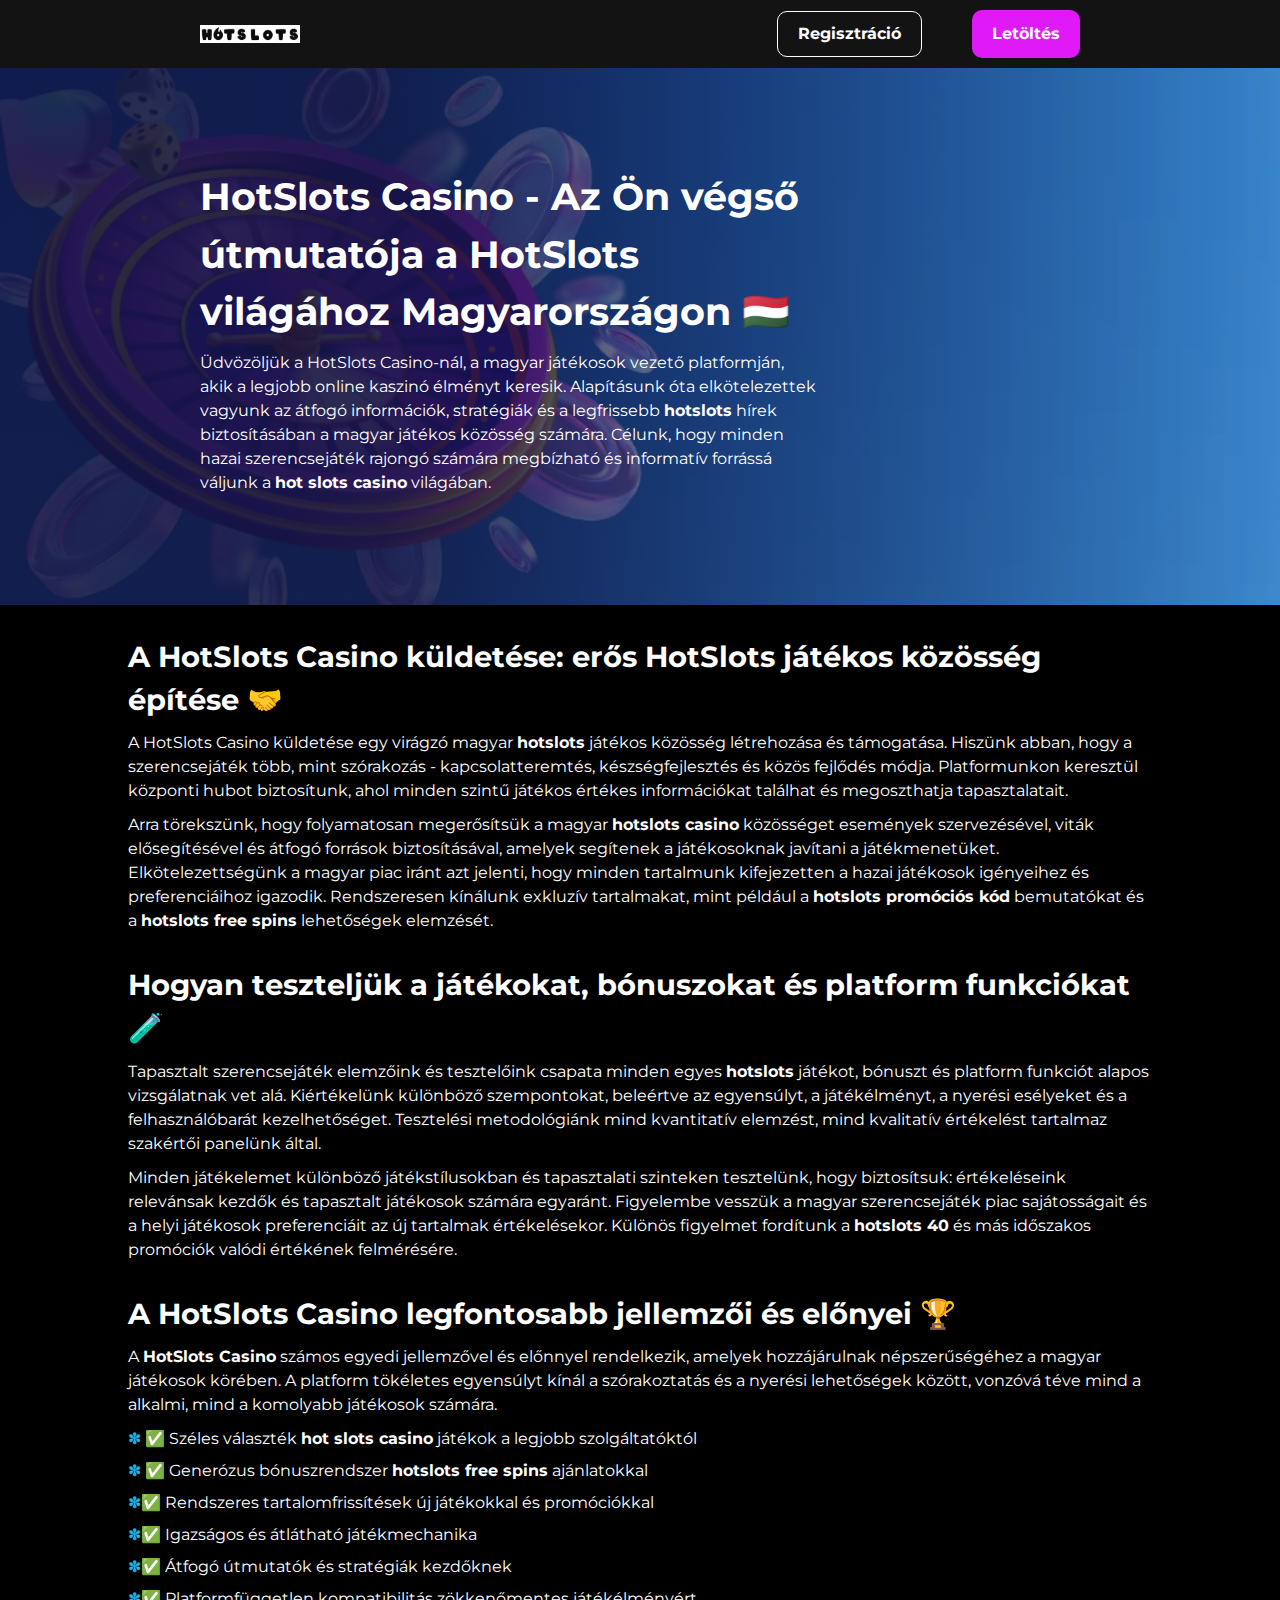
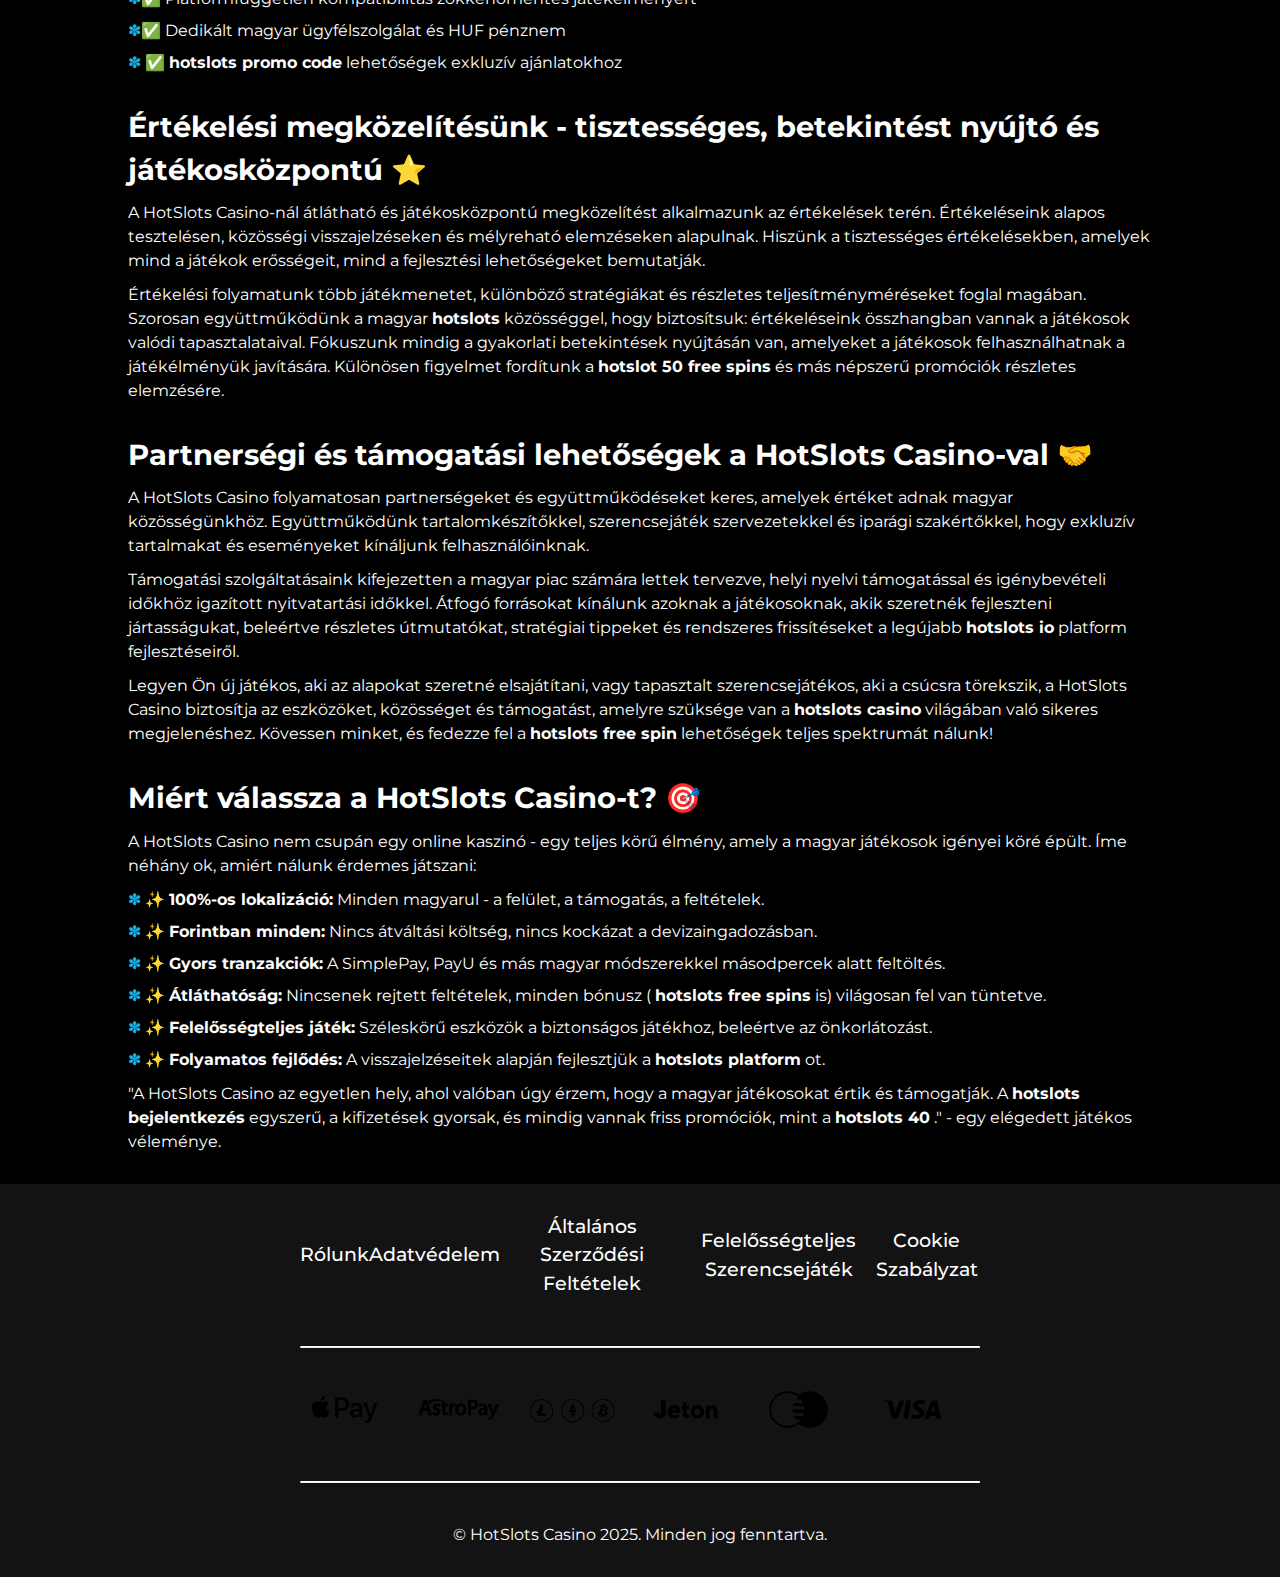
<file: about-us/index.html>
<!DOCTYPE html>
<html lang="hu">

<head>
	<meta charset="UTF-8" />
	<meta name="viewport" content="width=device-width, initial-scale=1.0" />
	<link rel="stylesheet" href="/style.css" />
	<link rel="shortcut icon" href="/favicon.ico" type="image/x-icon" />
	<title>HotSlots Casino - Magyarország vezető HotSlots játékportálja</title>
	<meta name="description"
		content="Fedezd fel mindent a HotSlots-ról a HotSlots Casino-nál: tippek, útmutatók, stratégiák és a legfrissebb hírek a magyarországi játékosok számára." />
	<meta name="googlebot" content="index,follow,noarchive" />

	<link rel="canonical" href="https://www.kerenyiingatlan.hu/about-us/" />

	<meta property="og:type" content="website" />
	<meta property="og:title" content="HotSlots Casino - Magyarország vezető HotSlots játékportálja" />
	<meta property="og:description"
		content="Fedezd fel mindent a HotSlots-ról a HotSlots Casino-nál: tippek, útmutatók, stratégiák és a legfrissebb hírek a magyarországi játékosok számára." />
	<meta property="og:url" content="https://www.kerenyiingatlan.hu/about-us/" />
	<meta property="og:site_name" content="HotSlots Casino" />
	<meta property="og:image" content="https://www.kerenyiingatlan.hu/img/1.webp" />
	<meta property="og:locale" content="hu_HU" />

	<meta name="twitter:card" content="summary_large_image" />
	<meta name="twitter:title" content="HotSlots Casino - Magyarország vezető játékportálja" />
	<meta name="twitter:description"
		content="Teljes körű útmutatók és stratégiák a HotSlots játékosok számára Magyarországon." />
	<meta name="twitter:image" content="https://www.kerenyiingatlan.hu/img/1.webp" />
</head>

<body>
	<header>
		<div class="logo">
			<a href="/">
				<img src="/img/logo.webp" alt="HotSlots Casino logo" width="140" height="70" />
			</a>
		</div>

		<div class="header-btn">
			<a href="/play/" rel="nofollow" content="noindex" class="h-violet-btn">
				Regisztráció
			</a>
			<a href="/play/" rel="nofollow" content="noindex" class="h-accent-btn">
				Letöltés
			</a>
		</div>
	</header>

	<main>
		<div class="promo">
			<div class="promo-l">
				<h1>HotSlots Casino - Az Ön végső útmutatója a HotSlots világához Magyarországon 🇭🇺</h1>
				<p class="txt">
					Üdvözöljük a HotSlots Casino-nál, a magyar játékosok vezető platformján, akik a legjobb online kaszinó
					élményt keresik. Alapításunk óta elkötelezettek vagyunk az átfogó információk, stratégiák és a legfrissebb
					<strong>hotslots</strong>
					hírek biztosításában a magyar játékos közösség számára. Célunk, hogy minden hazai szerencsejáték rajongó
					számára megbízható és informatív forrássá váljunk a
					<strong>hot slots casino</strong>
					világában.
				</p>
			</div>
		</div>

		<div class="wrapper">
			<div class="container">
				<h2>A HotSlots Casino küldetése: erős HotSlots játékos közösség építése 🤝</h2>
				<p class="txt">
					A HotSlots Casino küldetése egy virágzó magyar
					<strong>hotslots</strong>
					játékos közösség létrehozása és támogatása. Hiszünk abban, hogy a szerencsejáték több, mint szórakozás -
					kapcsolatteremtés, készségfejlesztés és közös fejlődés módja. Platformunkon keresztül központi hubot
					biztosítunk, ahol minden szintű játékos értékes információkat találhat és megoszthatja tapasztalatait.
				</p>
				<p class="txt">
					Arra törekszünk, hogy folyamatosan megerősítsük a magyar
					<strong>hotslots casino</strong>
					közösséget események szervezésével, viták elősegítésével és átfogó források biztosításával, amelyek
					segítenek a játékosoknak javítani a játékmenetüket. Elkötelezettségünk a magyar piac iránt azt jelenti, hogy
					minden tartalmunk kifejezetten a hazai játékosok igényeihez és preferenciáihoz igazodik. Rendszeresen
					kínálunk exkluzív tartalmakat, mint például a
					<strong>hotslots promóciós kód</strong>
					bemutatókat és a
					<strong>hotslots free spins</strong>
					lehetőségek elemzését.
				</p>
			</div>

			<div class="container">
				<h2>Hogyan teszteljük a játékokat, bónuszokat és platform funkciókat 🧪</h2>
				<p class="txt">
					Tapasztalt szerencsejáték elemzőink és tesztelőink csapata minden egyes
					<strong>hotslots</strong>
					játékot, bónuszt és platform funkciót alapos vizsgálatnak vet alá. Kiértékelünk különböző szempontokat,
					beleértve az egyensúlyt, a játékélményt, a nyerési esélyeket és a felhasználóbarát kezelhetőséget.
					Tesztelési metodológiánk mind kvantitatív elemzést, mind kvalitatív értékelést tartalmaz szakértői panelünk
					által.
				</p>
				<p class="txt">
					Minden játékelemet különböző játékstílusokban és tapasztalati szinteken tesztelünk, hogy biztosítsuk:
					értékeléseink relevánsak kezdők és tapasztalt játékosok számára egyaránt. Figyelembe vesszük a magyar
					szerencsejáték piac sajátosságait és a helyi játékosok preferenciáit az új tartalmak értékelésekor. Különös
					figyelmet fordítunk a
					<strong>hotslots 40</strong>
					és más időszakos promóciók valódi értékének felmérésére.
				</p>
			</div>

			<div class="container">
				<h2>A HotSlots Casino legfontosabb jellemzői és előnyei 🏆</h2>
				<p class="txt">
					A
					<strong>HotSlots Casino</strong>
					számos egyedi jellemzővel és előnnyel rendelkezik, amelyek hozzájárulnak népszerűségéhez a magyar játékosok
					körében. A platform tökéletes egyensúlyt kínál a szórakoztatás és a nyerési lehetőségek között, vonzóvá téve
					mind a alkalmi, mind a komolyabb játékosok számára.
				</p>
				<ul>
					<li>
						✅ Széles választék
						<strong>hot slots casino</strong>
						játékok a legjobb szolgáltatóktól
					</li>
					<li>
						✅ Generózus bónuszrendszer
						<strong>hotslots free spins</strong>
						ajánlatokkal
					</li>
					<li>✅ Rendszeres tartalomfrissítések új játékokkal és promóciókkal</li>
					<li>✅ Igazságos és átlátható játékmechanika</li>
					<li>✅ Átfogó útmutatók és stratégiák kezdőknek</li>
					<li>✅ Platformfüggetlen kompatibilitás zökkenőmentes játékélményért</li>
					<li>✅ Dedikált magyar ügyfélszolgálat és HUF pénznem</li>
					<li>
						✅
						<strong>hotslots promo code</strong>
						lehetőségek exkluzív ajánlatokhoz
					</li>
				</ul>
			</div>

			<div class="container">
				<h2>Értékelési megközelítésünk - tisztességes, betekintést nyújtó és játékosközpontú ⭐</h2>
				<p class="txt">
					A HotSlots Casino-nál átlátható és játékosközpontú megközelítést alkalmazunk az értékelések terén.
					Értékeléseink alapos tesztelésen, közösségi visszajelzéseken és mélyreható elemzéseken alapulnak. Hiszünk a
					tisztességes értékelésekben, amelyek mind a játékok erősségeit, mind a fejlesztési lehetőségeket bemutatják.
				</p>
				<p class="txt">
					Értékelési folyamatunk több játékmenetet, különböző stratégiákat és részletes teljesítményméréseket foglal
					magában. Szorosan együttműködünk a magyar
					<strong>hotslots</strong>
					közösséggel, hogy biztosítsuk: értékeléseink összhangban vannak a játékosok valódi tapasztalataival.
					Fókuszunk mindig a gyakorlati betekintések nyújtásán van, amelyeket a játékosok felhasználhatnak a
					játékélményük javítására. Különösen figyelmet fordítunk a
					<strong>hotslot 50 free spins</strong>
					és más népszerű promóciók részletes elemzésére.
				</p>
			</div>

			<div class="container">
				<h2>Partnerségi és támogatási lehetőségek a HotSlots Casino-val 🤝</h2>
				<p class="txt">
					A HotSlots Casino folyamatosan partnerségeket és együttműködéseket keres, amelyek értéket adnak magyar
					közösségünkhöz. Együttműködünk tartalomkészítőkkel, szerencsejáték szervezetekkel és iparági szakértőkkel,
					hogy exkluzív tartalmakat és eseményeket kínáljunk felhasználóinknak.
				</p>
				<p class="txt">
					Támogatási szolgáltatásaink kifejezetten a magyar piac számára lettek tervezve, helyi nyelvi támogatással és
					igénybevételi időkhöz igazított nyitvatartási időkkel. Átfogó forrásokat kínálunk azoknak a játékosoknak,
					akik szeretnék fejleszteni jártasságukat, beleértve részletes útmutatókat, stratégiai tippeket és rendszeres
					frissítéseket a legújabb
					<strong>hotslots io</strong>
					platform fejlesztéseiről.
				</p>
				<p class="txt">
					Legyen Ön új játékos, aki az alapokat szeretné elsajátítani, vagy tapasztalt szerencsejátékos, aki a csúcsra
					törekszik, a HotSlots Casino biztosítja az eszközöket, közösséget és támogatást, amelyre szüksége van a
					<strong>hotslots casino</strong>
					világában való sikeres megjelenéshez. Kövessen minket, és fedezze fel a
					<strong>hotslots free spin</strong>
					lehetőségek teljes spektrumát nálunk!
				</p>
			</div>

			<div class="container">
				<h2>Miért válassza a HotSlots Casino-t? 🎯</h2>
				<p class="txt">
					A HotSlots Casino nem csupán egy online kaszinó - egy teljes körű élmény, amely a magyar játékosok igényei
					köré épült. Íme néhány ok, amiért nálunk érdemes játszani:
				</p>
				<ul>
					<li>
						✨
						<strong>100%-os lokalizáció:</strong>
						Minden magyarul - a felület, a támogatás, a feltételek.
					</li>
					<li>
						✨
						<strong>Forintban minden:</strong>
						Nincs átváltási költség, nincs kockázat a devizaingadozásban.
					</li>
					<li>
						✨
						<strong>Gyors tranzakciók:</strong>
						A SimplePay, PayU és más magyar módszerekkel másodpercek alatt feltöltés.
					</li>
					<li>
						✨
						<strong>Átláthatóság:</strong>
						Nincsenek rejtett feltételek, minden bónusz (
						<strong>hotslots free spins</strong>
						is) világosan fel van tüntetve.
					</li>
					<li>
						✨
						<strong>Felelősségteljes játék:</strong>
						Széleskörű eszközök a biztonságos játékhoz, beleértve az önkorlátozást.
					</li>
					<li>
						✨
						<strong>Folyamatos fejlődés:</strong>
						A visszajelzéseitek alapján fejlesztjük a
						<strong>hotslots platform</strong>
						ot.
					</li>
				</ul>
				<p class="txt">
					"A HotSlots Casino az egyetlen hely, ahol valóban úgy érzem, hogy a magyar játékosokat értik és támogatják.
					A
					<strong>hotslots bejelentkezés</strong>
					egyszerű, a kifizetések gyorsak, és mindig vannak friss promóciók, mint a
					<strong>hotslots 40</strong>
					." - egy elégedett játékos véleménye.
				</p>
			</div>
		</div>
	</main>

	<footer>
		<ul>
			<li>
				<a href="/about-us/">Rólunk</a>
			</li>
			<li>
				<a href="/privacy-policy/">Adatvédelem</a>
			</li>
			<li>
				<a href="/terms-and-conditions/">Általános Szerződési Feltételek</a>
			</li>
			<li>
				<a href="/responsible-gambling/">Felelősségteljes Szerencsejáték</a>
			</li>
			<li>
				<a href="/cookie-policy/">Cookie Szabályzat</a>
			</li>
		</ul>

		<hr />

		<ul>
			<li>
				<img src="/img/apple.svg" alt="apple pay" width="100" height="50" />
			</li>
			<li>
				<img src="/img/astropay.svg" alt="astro pay" width="100" height="50" />
			</li>
			<li>
				<img src="/img/crypto.svg" alt="crypto pay" width="100" height="50" />
			</li>
			<li>
				<img src="/img/jeton.svg" alt="jeton pay" width="100" height="50" />
			</li>
			<li>
				<img src="/img/mastercard.svg" alt="mastercard pay" width="100" height="50" />
			</li>
			<li>
				<img src="/img/visa.svg" alt="visa pay" width="100" height="50" />
			</li>
		</ul>

		<hr />

		<p class="txt">© HotSlots Casino 2025. Minden jog fenntartva.</p>
	</footer>
</body>

</html>
</file>
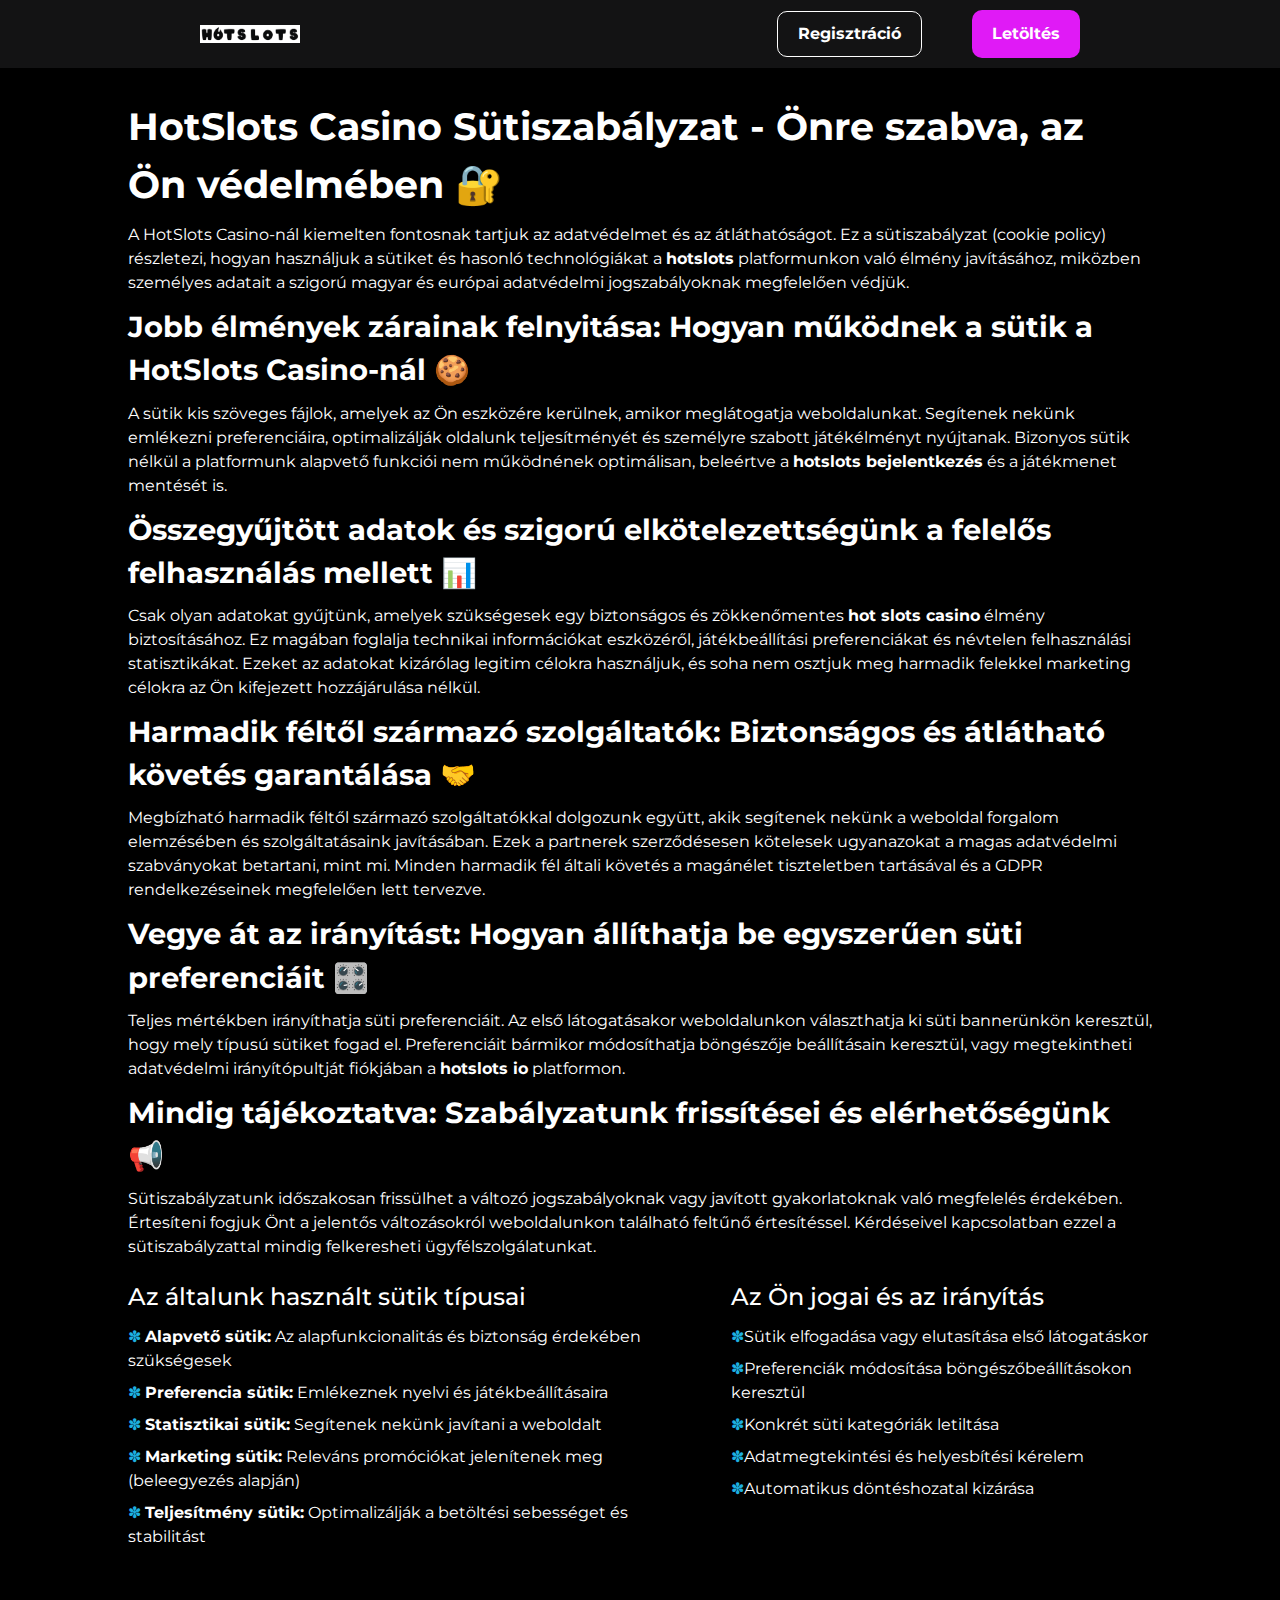
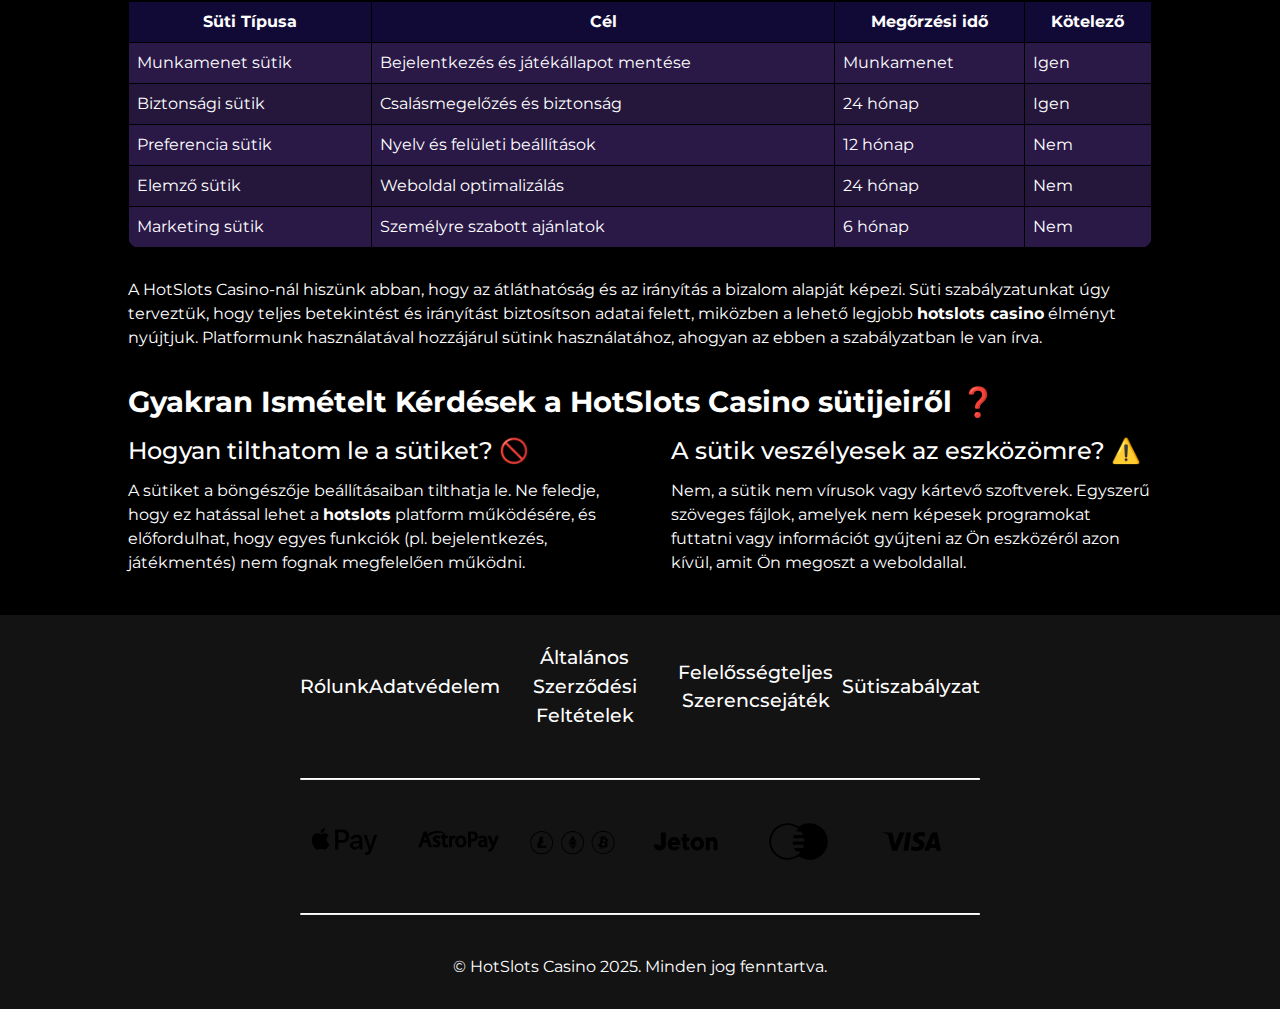
<file: cookie-policy/index.html>
<!DOCTYPE html>
<html lang="hu">

<head>
	<meta charset="UTF-8" />
	<meta name="viewport" content="width=device-width, initial-scale=1.0" />
	<link rel="stylesheet" href="/style.css" />
	<link rel="shortcut icon" href="/favicon.ico" type="image/x-icon" />
	<title>HotSlots Casino - Az Ön adatvédelem a legfontosabb számunkra</title>
	<meta name="description"
		content="A HotSlots Casino-nál törekszünk az adatai védelmére. Fedezze fel, hogyan javítják a sütik az élményét, miközben személyes adatai biztonságban maradnak teljes átláthatóság mellett." />
	<meta name="googlebot" content="index,follow,noarchive" />

	<link rel="canonical" href="https://www.kerenyiingatlan.hu/cookie-policy/" />

	<meta property="og:type" content="website" />
	<meta property="og:title" content="HotSlots Casino - Az Ön adatvédelem a legfontosabb számunkra" />
	<meta property="og:description"
		content="HotSlots Casino sütiszabályzata - Fedezze fel, hogyan védjük adatait és javítjuk élményét." />
	<meta property="og:url" content="https://www.kerenyiingatlan.hu/cookie-policy/" />
	<meta property="og:site_name" content="HotSlots Casino" />
	<meta property="og:locale" content="hu_HU" />

	<meta name="twitter:card" content="summary" />
	<meta name="twitter:title" content="Sütiszabályzat - HotSlots Casino" />
	<meta name="twitter:description"
		content="Olvassa el, hogyan használja a HotSlots Casino a sütiket a játékélmény javításához." />
</head>

<body>
	<header>
		<div class="logo">
			<a href="/">
				<img src="/img/logo.webp" alt="HotSlots Casino logo" width="140" height="70" />
			</a>
		</div>

		<div class="header-btn">
			<a href="/play/" rel="nofollow" content="noindex" class="h-violet-btn">
				Regisztráció
			</a>
			<a href="/play/" rel="nofollow" content="noindex" class="h-accent-btn">
				Letöltés
			</a>
		</div>
	</header>

	<main>
		<div class="wrapper">
			<div class="container">
				<h1>HotSlots Casino Sütiszabályzat - Önre szabva, az Ön védelmében 🔐</h1>
				<p class="txt">
					A HotSlots Casino-nál kiemelten fontosnak tartjuk az adatvédelmet és az átláthatóságot. Ez a sütiszabályzat
					(cookie policy) részletezi, hogyan használjuk a sütiket és hasonló technológiákat a
					<strong>hotslots</strong>
					platformunkon való élmény javításához, miközben személyes adatait a szigorú magyar és európai adatvédelmi
					jogszabályoknak megfelelően védjük.
				</p>

				<h2>Jobb élmények zárainak felnyitása: Hogyan működnek a sütik a HotSlots Casino-nál 🍪</h2>
				<p class="txt">
					A sütik kis szöveges fájlok, amelyek az Ön eszközére kerülnek, amikor meglátogatja weboldalunkat. Segítenek
					nekünk emlékezni preferenciáira, optimalizálják oldalunk teljesítményét és személyre szabott játékélményt
					nyújtanak. Bizonyos sütik nélkül a platformunk alapvető funkciói nem működnének optimálisan, beleértve a
					<strong>hotslots bejelentkezés</strong>
					és a játékmenet mentését is.
				</p>

				<h2>Összegyűjtött adatok és szigorú elkötelezettségünk a felelős felhasználás mellett 📊</h2>
				<p class="txt">
					Csak olyan adatokat gyűjtünk, amelyek szükségesek egy biztonságos és zökkenőmentes
					<strong>hot slots casino</strong>
					élmény biztosításához. Ez magában foglalja technikai információkat eszközéről, játékbeállítási
					preferenciákat és névtelen felhasználási statisztikákat. Ezeket az adatokat kizárólag legitim célokra
					használjuk, és soha nem osztjuk meg harmadik felekkel marketing célokra az Ön kifejezett hozzájárulása
					nélkül.
				</p>

				<h2>Harmadik féltől származó szolgáltatók: Biztonságos és átlátható követés garantálása 🤝</h2>
				<p class="txt">
					Megbízható harmadik féltől származó szolgáltatókkal dolgozunk együtt, akik segítenek nekünk a weboldal
					forgalom elemzésében és szolgáltatásaink javításában. Ezek a partnerek szerződésesen kötelesek ugyanazokat a
					magas adatvédelmi szabványokat betartani, mint mi. Minden harmadik fél általi követés a magánélet
					tiszteletben tartásával és a GDPR rendelkezéseinek megfelelően lett tervezve.
				</p>

				<h2>Vegye át az irányítást: Hogyan állíthatja be egyszerűen süti preferenciáit 🎛️</h2>
				<p class="txt">
					Teljes mértékben irányíthatja süti preferenciáit. Az első látogatásakor weboldalunkon választhatja ki süti
					bannerünkön keresztül, hogy mely típusú sütiket fogad el. Preferenciáit bármikor módosíthatja böngészője
					beállításain keresztül, vagy megtekintheti adatvédelmi irányítópultját fiókjában a
					<strong>hotslots io</strong>
					platformon.
				</p>

				<h2>Mindig tájékoztatva: Szabályzatunk frissítései és elérhetőségünk 📢</h2>
				<p class="txt">
					Sütiszabályzatunk időszakosan frissülhet a változó jogszabályoknak vagy javított gyakorlatoknak való
					megfelelés érdekében. Értesíteni fogjuk Önt a jelentős változásokról weboldalunkon található feltűnő
					értesítéssel. Kérdéseivel kapcsolatban ezzel a sütiszabályzattal mindig felkeresheti ügyfélszolgálatunkat.
				</p>

				<div class="promoties-bonus">
					<div>
						<h3>Az általunk használt sütik típusai</h3>
						<ul>
							<li>
								<strong>Alapvető sütik:</strong>
								Az alapfunkcionalitás és biztonság érdekében szükségesek
							</li>
							<li>
								<strong>Preferencia sütik:</strong>
								Emlékeznek nyelvi és játékbeállításaira
							</li>
							<li>
								<strong>Statisztikai sütik:</strong>
								Segítenek nekünk javítani a weboldalt
							</li>
							<li>
								<strong>Marketing sütik:</strong>
								Releváns promóciókat jelenítenek meg (beleegyezés alapján)
							</li>
							<li>
								<strong>Teljesítmény sütik:</strong>
								Optimalizálják a betöltési sebességet és stabilitást
							</li>
						</ul>
					</div>

					<div>
						<h3>Az Ön jogai és az irányítás</h3>
						<ul>
							<li>Sütik elfogadása vagy elutasítása első látogatáskor</li>
							<li>Preferenciák módosítása böngészőbeállításokon keresztül</li>
							<li>Konkrét süti kategóriák letiltása</li>
							<li>Adatmegtekintési és helyesbítési kérelem</li>
							<li>Automatikus döntéshozatal kizárása</li>
						</ul>
					</div>
				</div>

				<div class="table-wrapper">
					<table>
						<thead>
							<tr>
								<th>Süti Típusa</th>
								<th>Cél</th>
								<th>Megőrzési idő</th>
								<th>Kötelező</th>
							</tr>
						</thead>
						<tbody>
							<tr>
								<td>Munkamenet sütik</td>
								<td>Bejelentkezés és játékállapot mentése</td>
								<td>Munkamenet</td>
								<td>Igen</td>
							</tr>
							<tr>
								<td>Biztonsági sütik</td>
								<td>Csalásmegelőzés és biztonság</td>
								<td>24 hónap</td>
								<td>Igen</td>
							</tr>
							<tr>
								<td>Preferencia sütik</td>
								<td>Nyelv és felületi beállítások</td>
								<td>12 hónap</td>
								<td>Nem</td>
							</tr>
							<tr>
								<td>Elemző sütik</td>
								<td>Weboldal optimalizálás</td>
								<td>24 hónap</td>
								<td>Nem</td>
							</tr>
							<tr>
								<td>Marketing sütik</td>
								<td>Személyre szabott ajánlatok</td>
								<td>6 hónap</td>
								<td>Nem</td>
							</tr>
						</tbody>
					</table>
				</div>

				<p class="txt">
					A HotSlots Casino-nál hiszünk abban, hogy az átláthatóság és az irányítás a bizalom alapját képezi. Süti
					szabályzatunkat úgy terveztük, hogy teljes betekintést és irányítást biztosítson adatai felett, miközben a
					lehető legjobb
					<strong>hotslots casino</strong>
					élményt nyújtjuk. Platformunk használatával hozzájárul sütink használatához, ahogyan az ebben a
					szabályzatban le van írva.
				</p>

				<div class="container">
					<h2>Gyakran Ismételt Kérdések a HotSlots Casino sütijeiről ❓</h2>
					<div class="promoties-bonus">
						<div>
							<h3>Hogyan tilthatom le a sütiket? 🚫</h3>
							<p class="txt">
								A sütiket a böngészője beállításaiban tilthatja le. Ne feledje, hogy ez hatással lehet a
								<strong>hotslots</strong>
								platform működésére, és előfordulhat, hogy egyes funkciók (pl. bejelentkezés, játékmentés) nem fognak
								megfelelően működni.
							</p>
						</div>
						<div>
							<h3>A sütik veszélyesek az eszközömre? ⚠️</h3>
							<p class="txt">
								Nem, a sütik nem vírusok vagy kártevő szoftverek. Egyszerű szöveges fájlok, amelyek nem képesek
								programokat futtatni vagy információt gyűjteni az Ön eszközéről azon kívül, amit Ön megoszt a
								weboldallal.
							</p>
						</div>
					</div>
				</div>
			</div>
		</div>
	</main>

	<footer>
		<ul>
			<li>
				<a href="/about-us/">Rólunk</a>
			</li>
			<li>
				<a href="/privacy-policy/">Adatvédelem</a>
			</li>
			<li>
				<a href="/terms-and-conditions/">Általános Szerződési Feltételek</a>
			</li>
			<li>
				<a href="/responsible-gambling/">Felelősségteljes Szerencsejáték</a>
			</li>
			<li>
				<a href="/cookie-policy/">Sütiszabályzat</a>
			</li>
		</ul>

		<hr />

		<ul>
			<li>
				<img src="/img/apple.svg" alt="apple pay" width="100" height="50" />
			</li>
			<li>
				<img src="/img/astropay.svg" alt="astro pay" width="100" height="50" />
			</li>
			<li>
				<img src="/img/crypto.svg" alt="crypto pay" width="100" height="50" />
			</li>
			<li>
				<img src="/img/jeton.svg" alt="jeton pay" width="100" height="50" />
			</li>
			<li>
				<img src="/img/mastercard.svg" alt="mastercard pay" width="100" height="50" />
			</li>
			<li>
				<img src="/img/visa.svg" alt="visa pay" width="100" height="50" />
			</li>
		</ul>

		<hr />

		<p class="txt">© HotSlots Casino 2025. Minden jog fenntartva.</p>
	</footer>
</body>

</html>
</file>
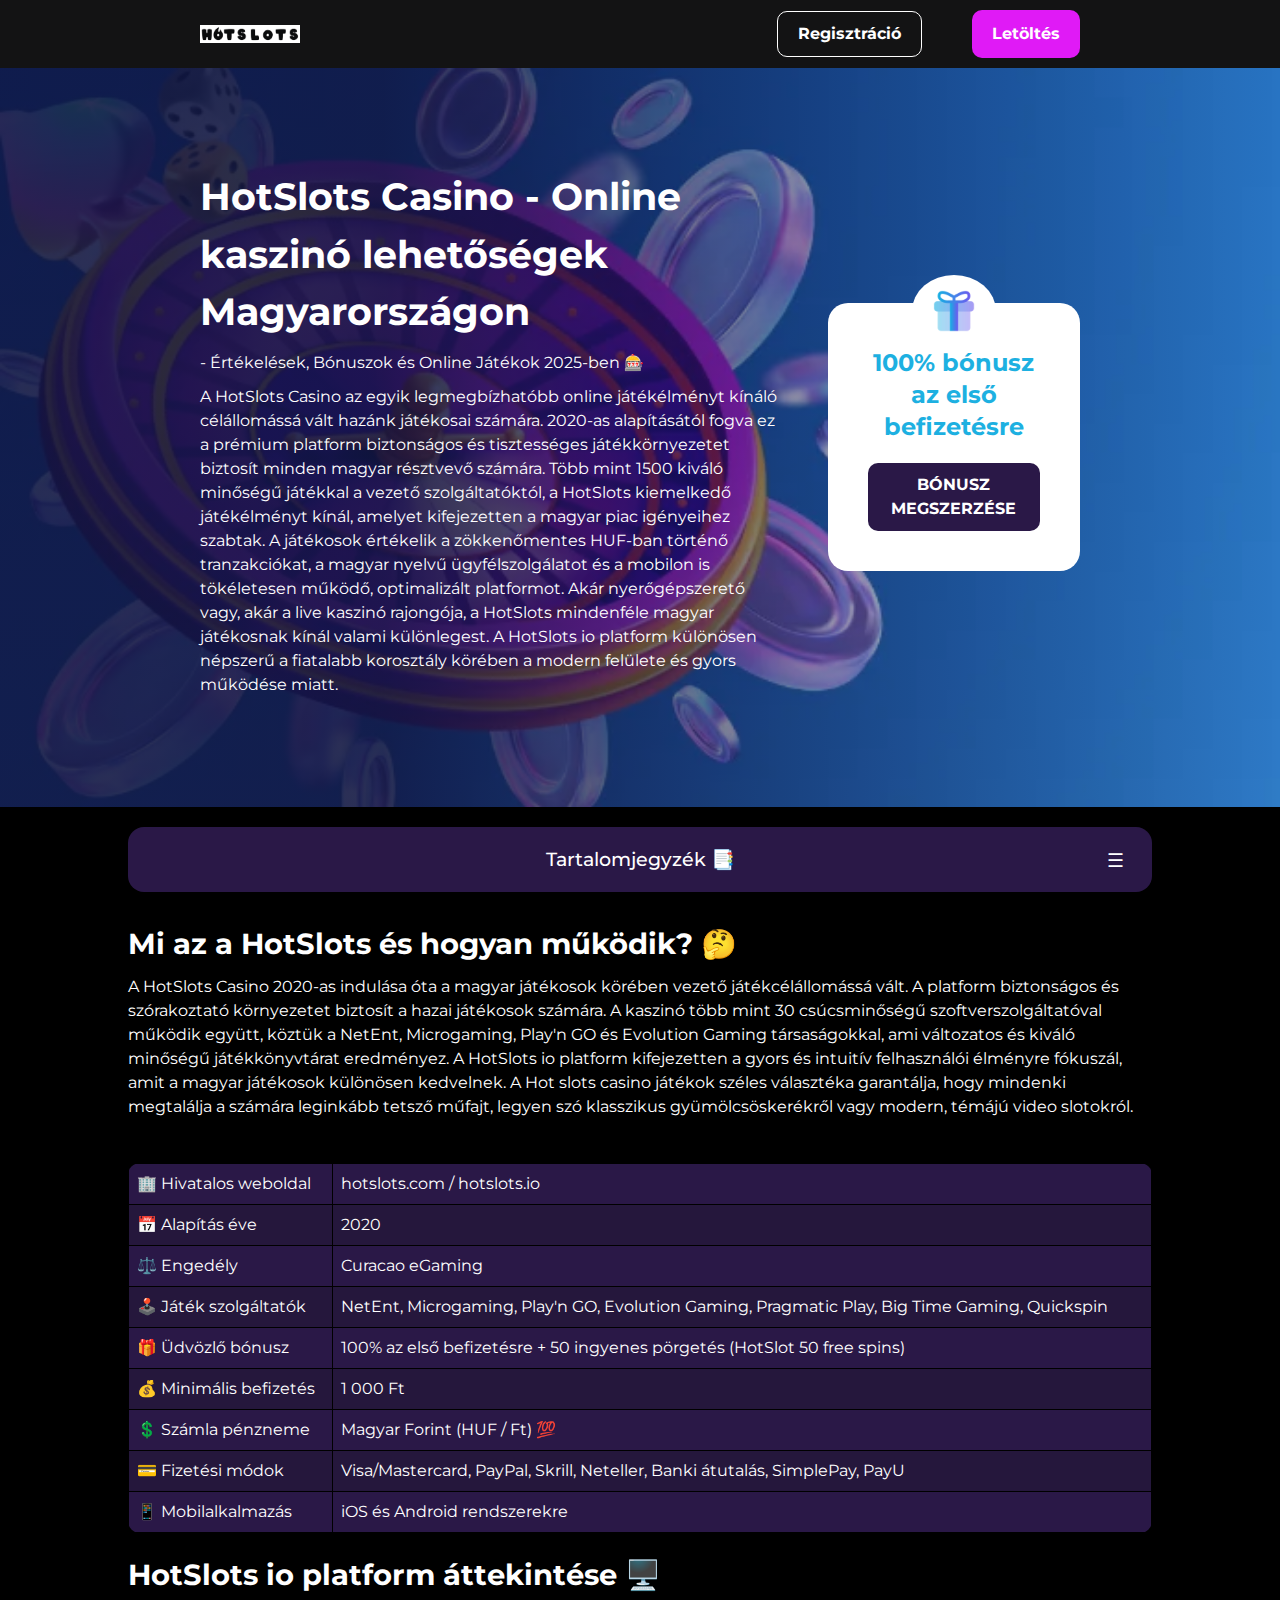
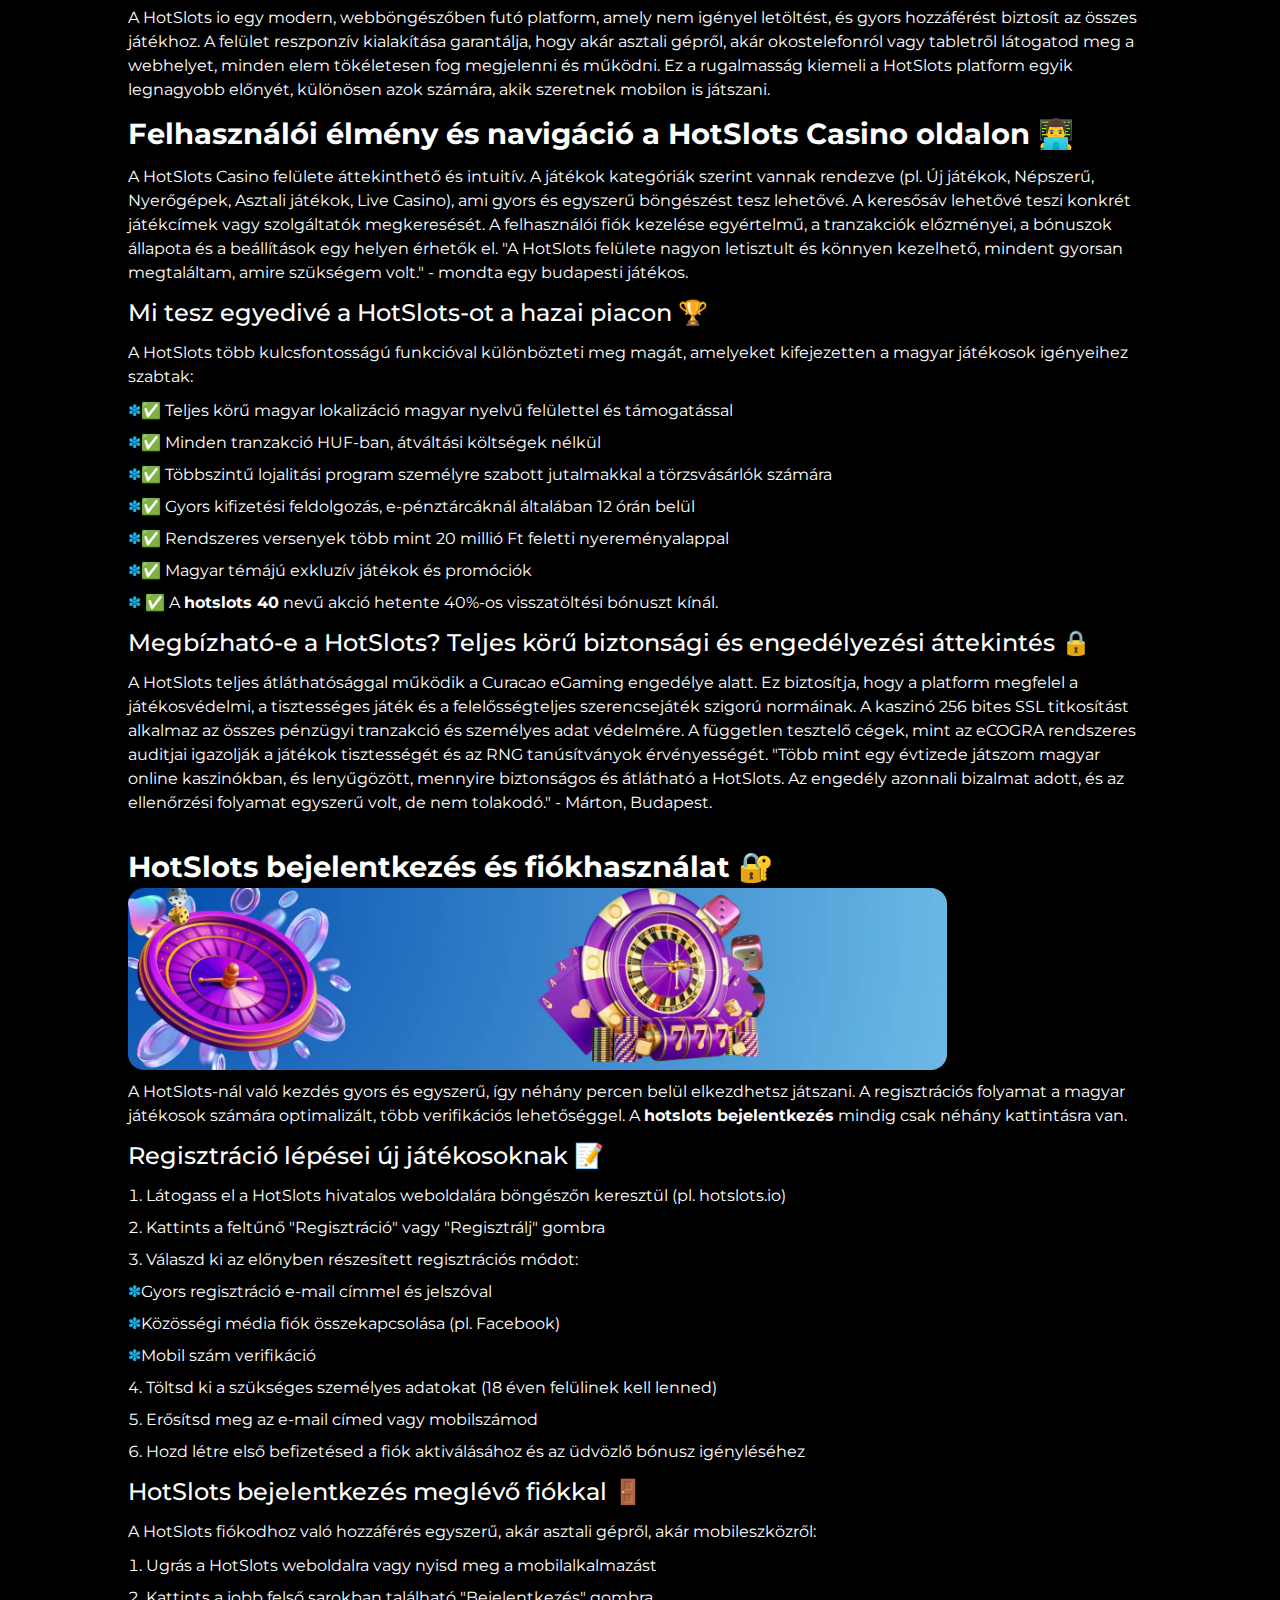
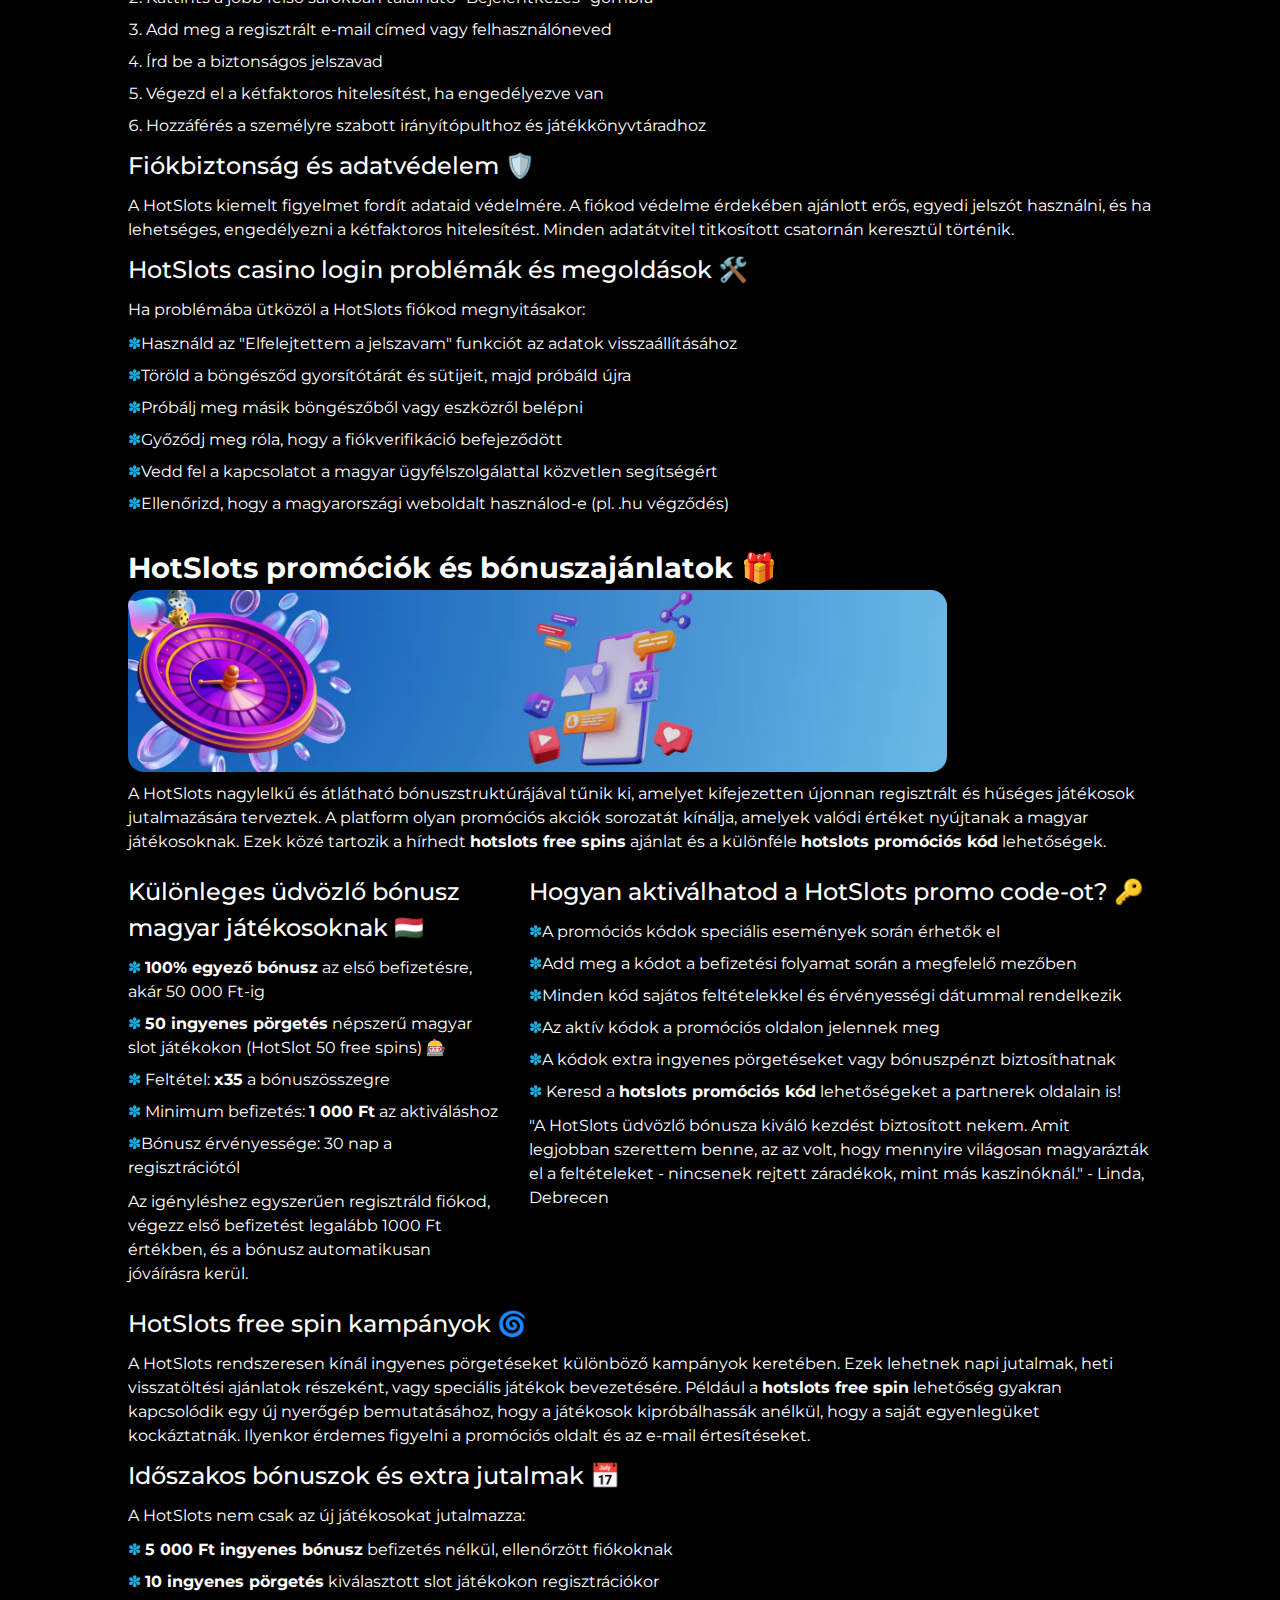
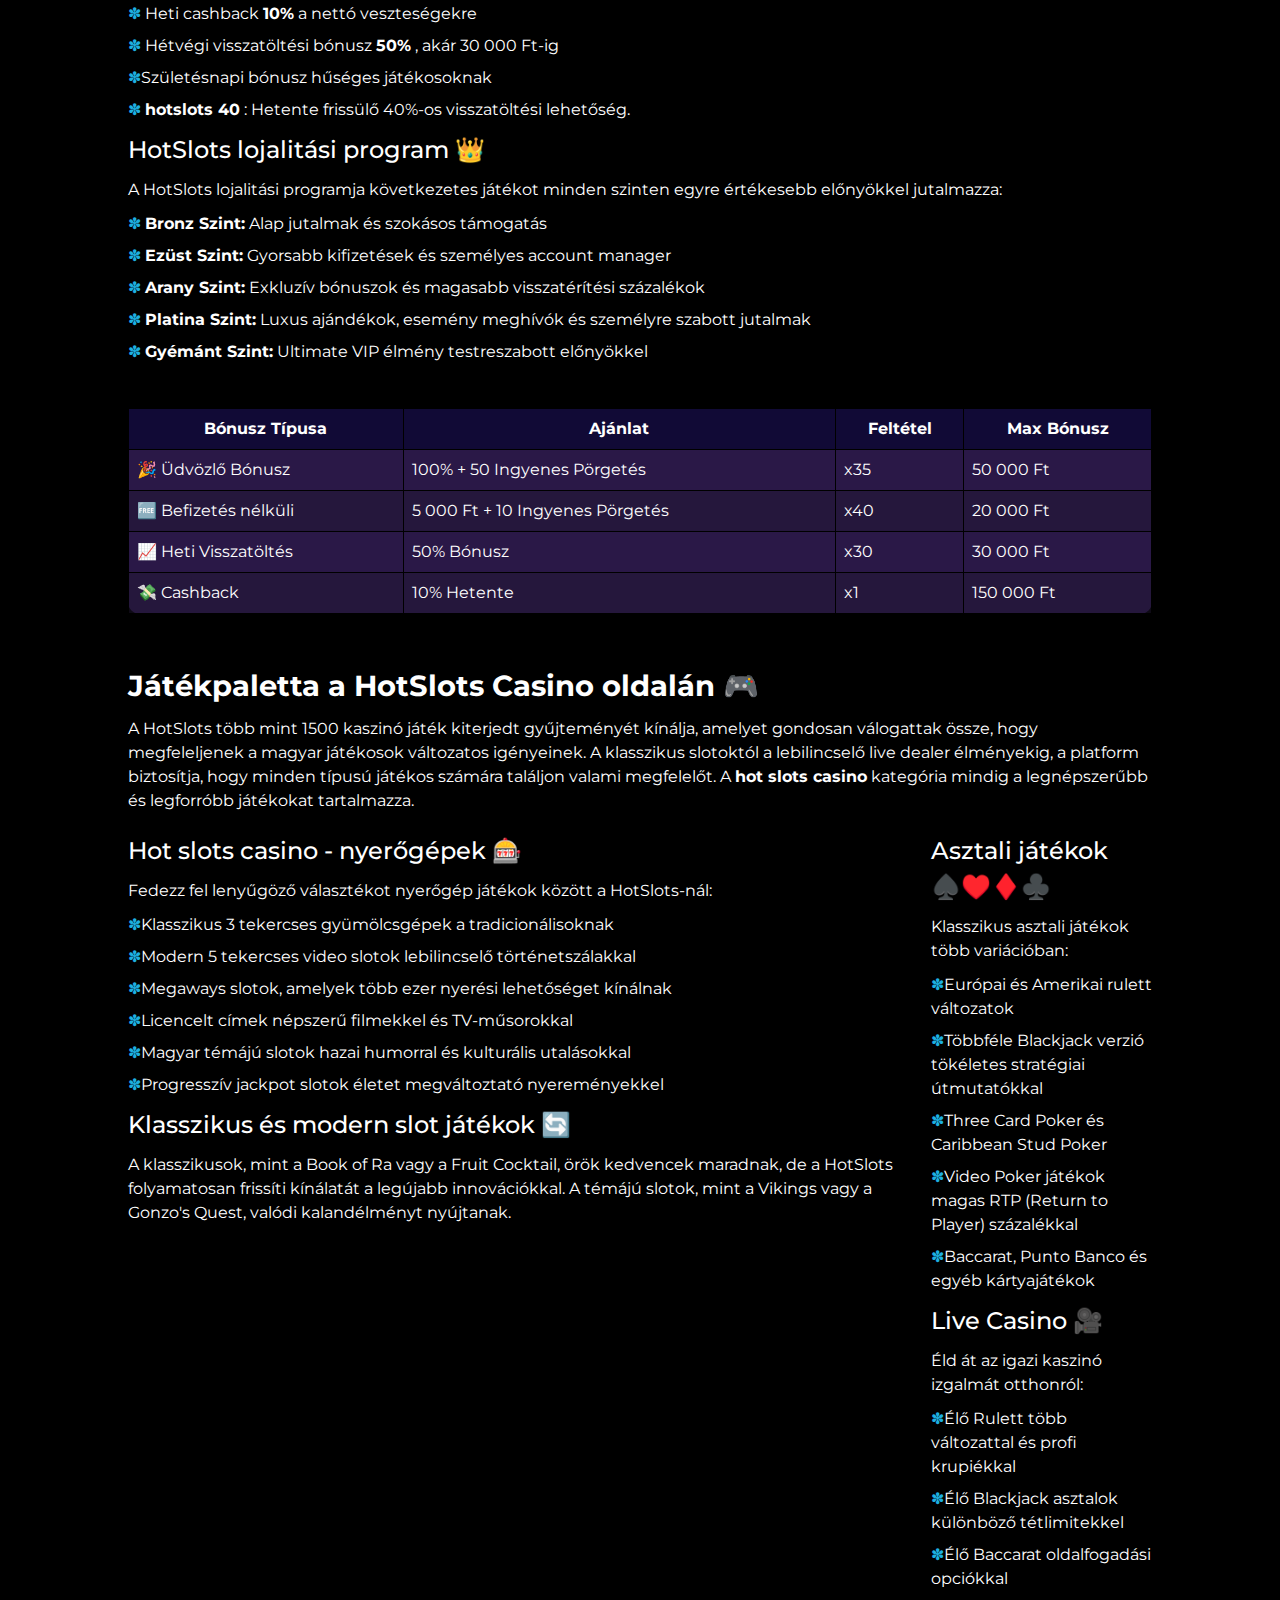
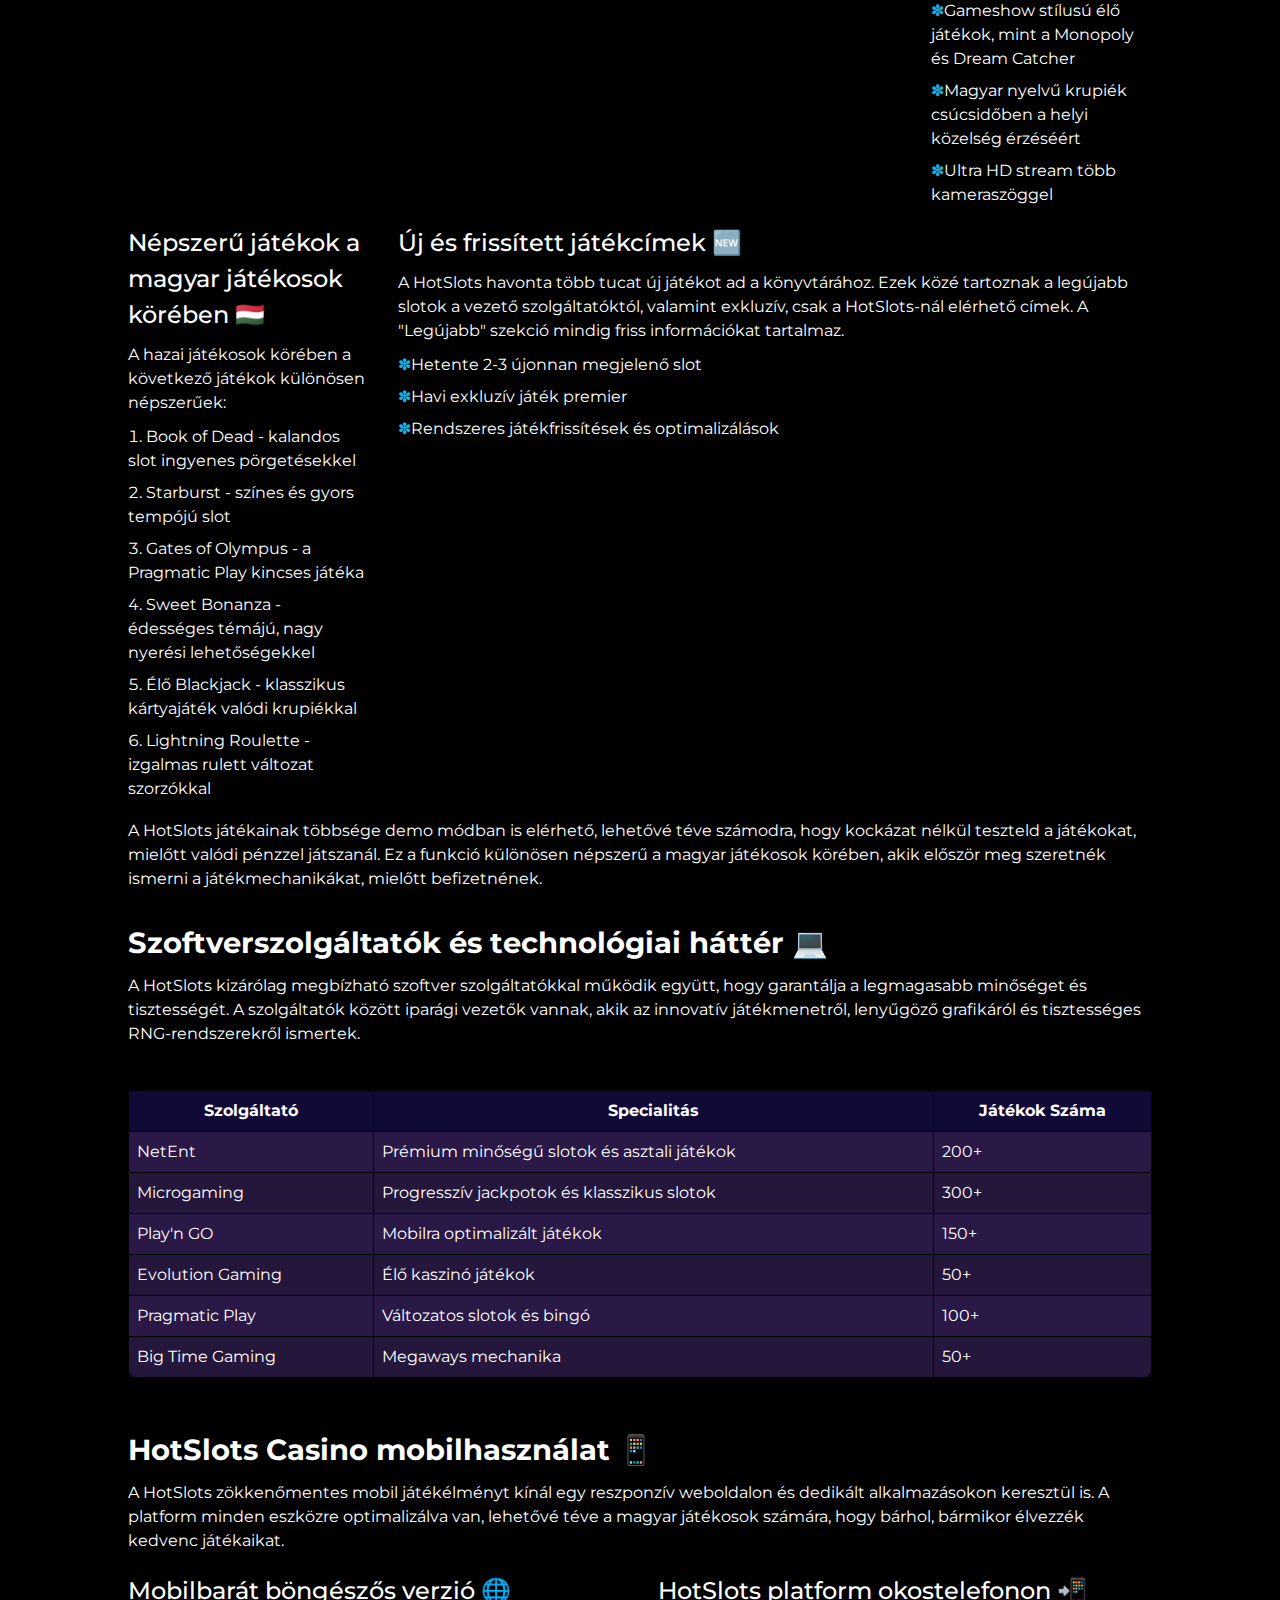
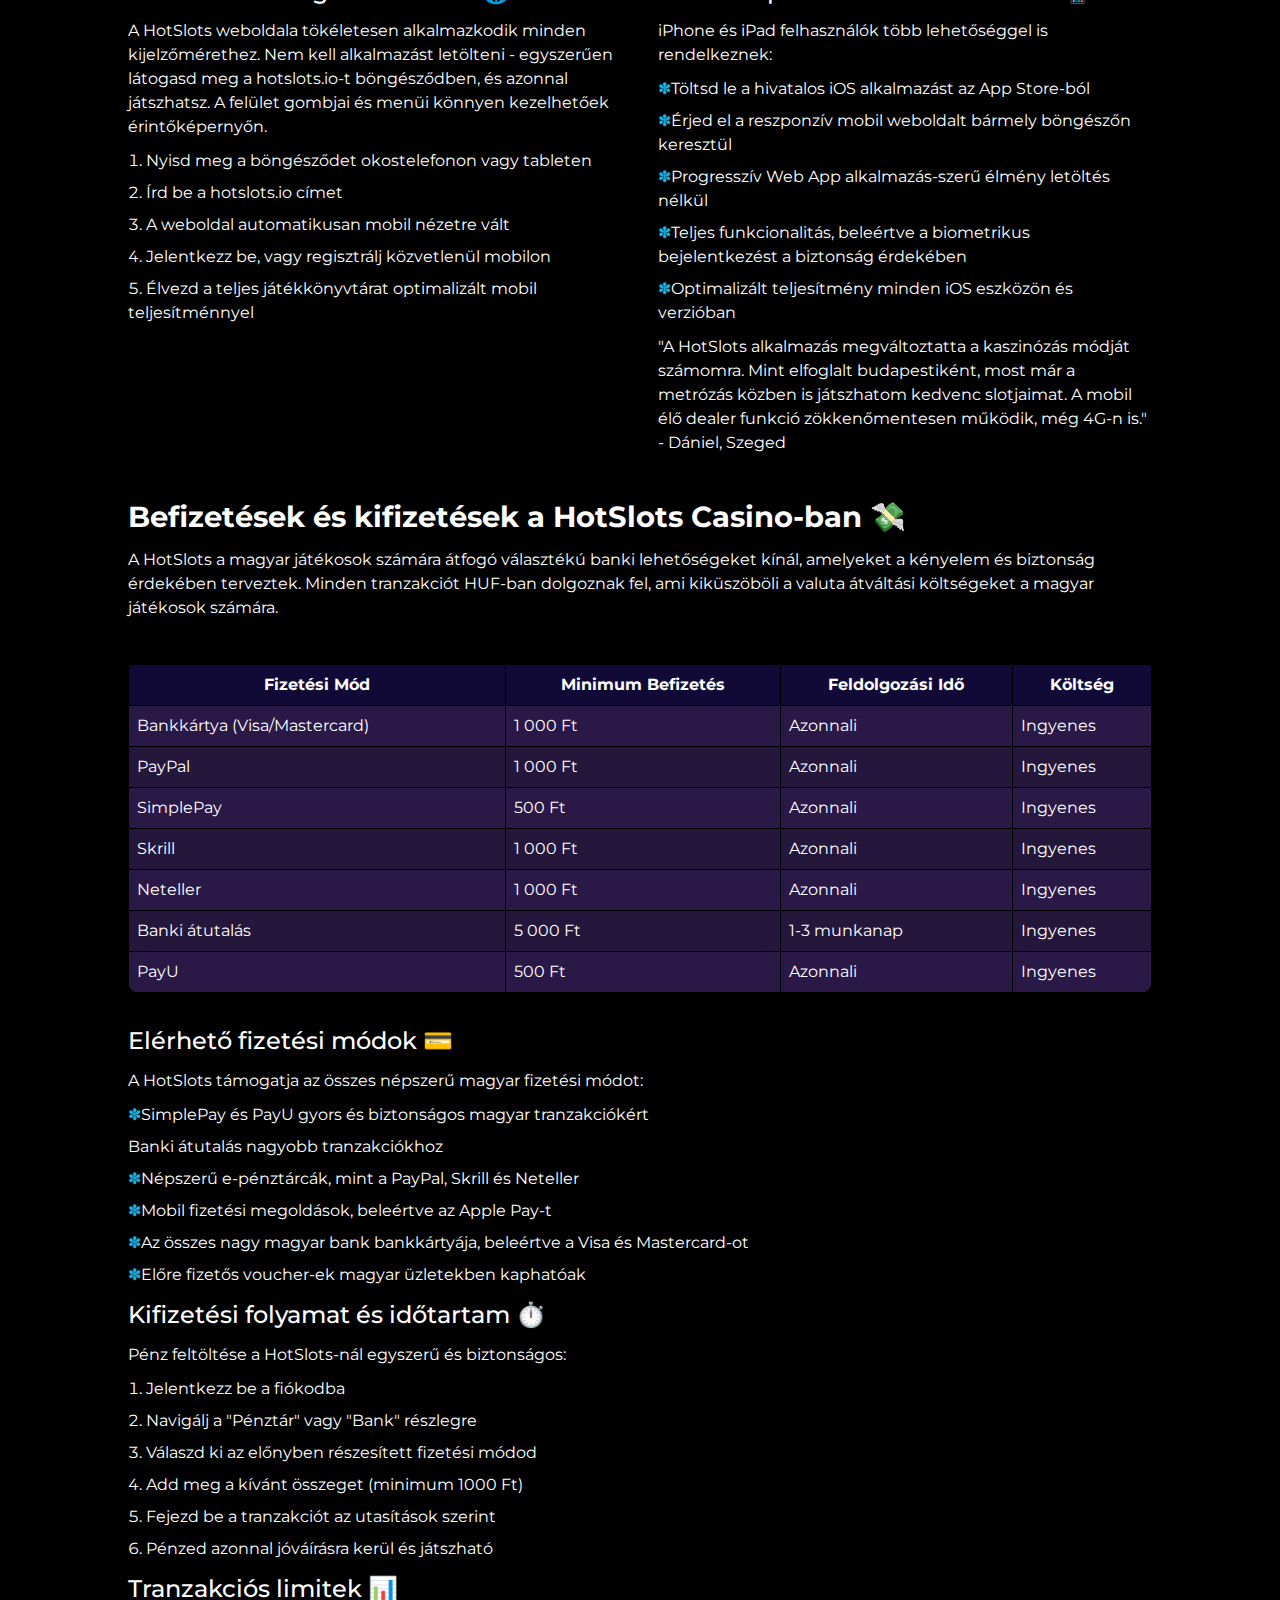
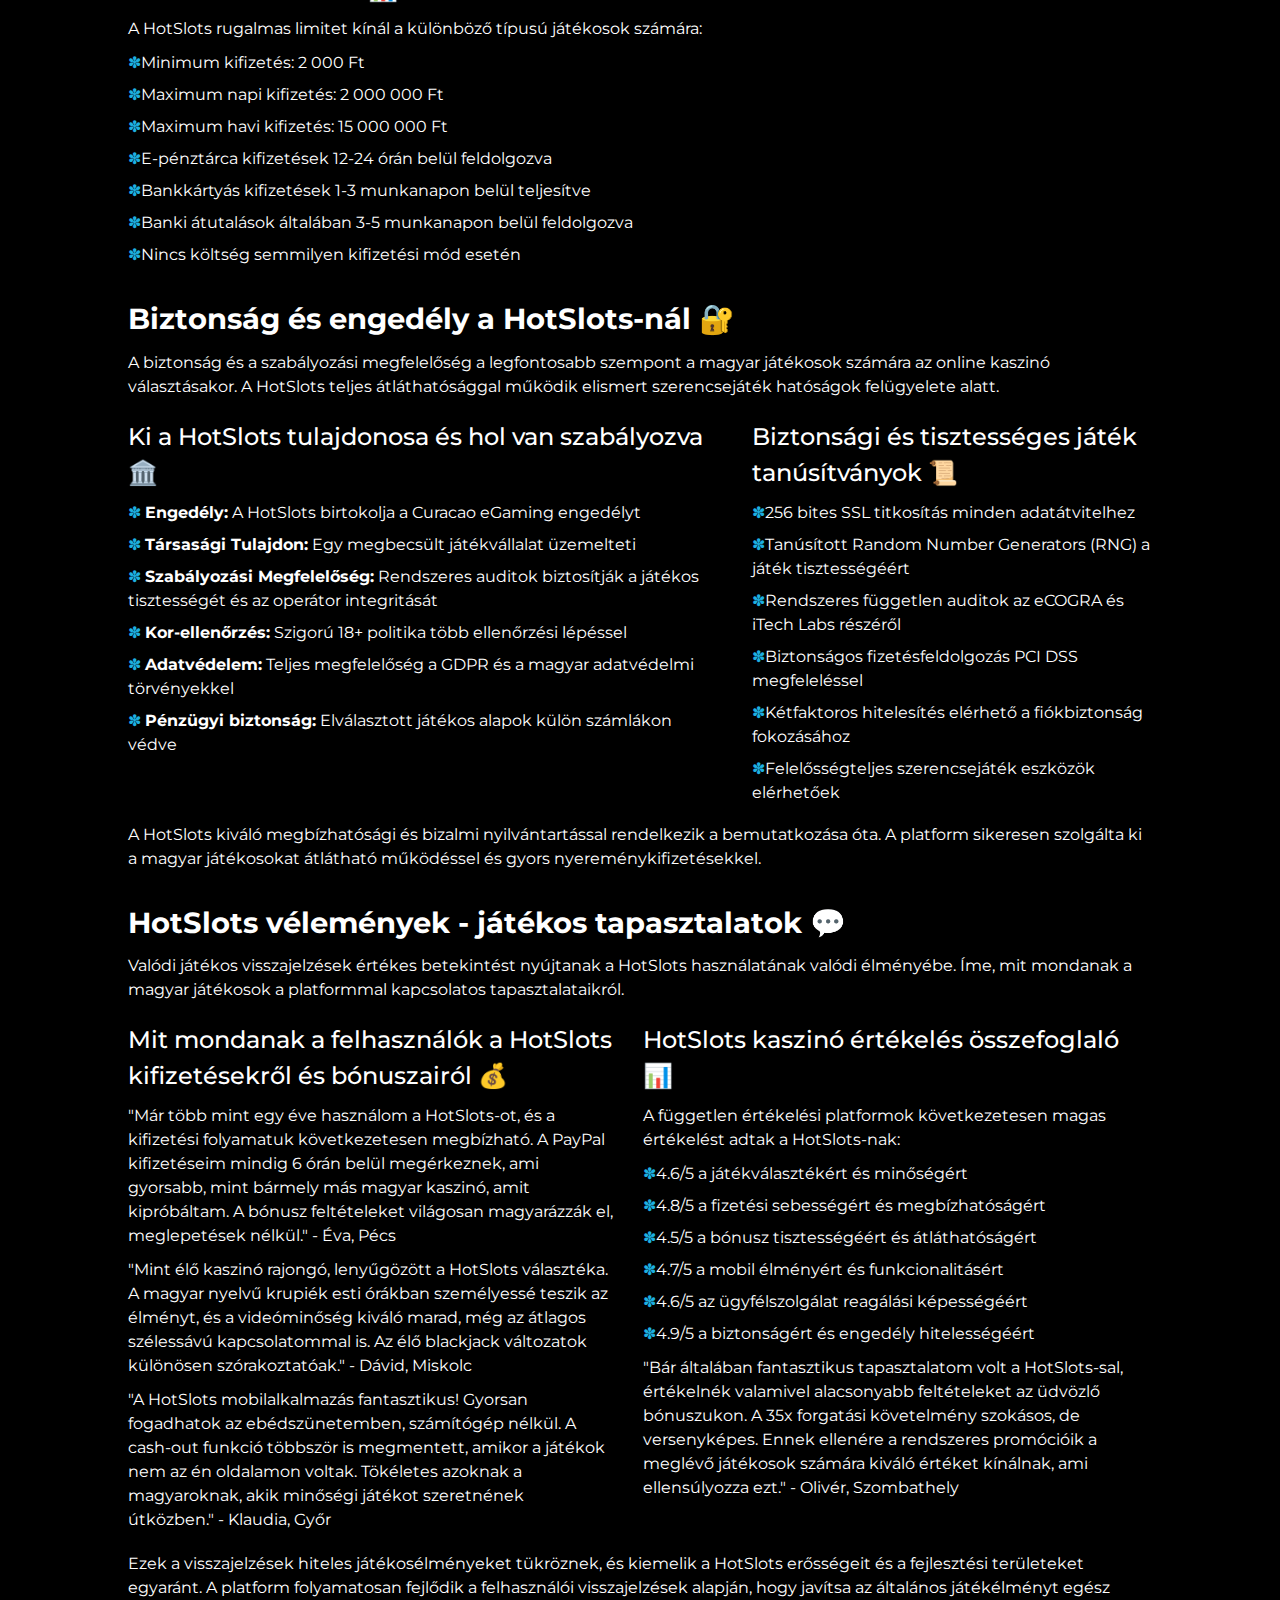
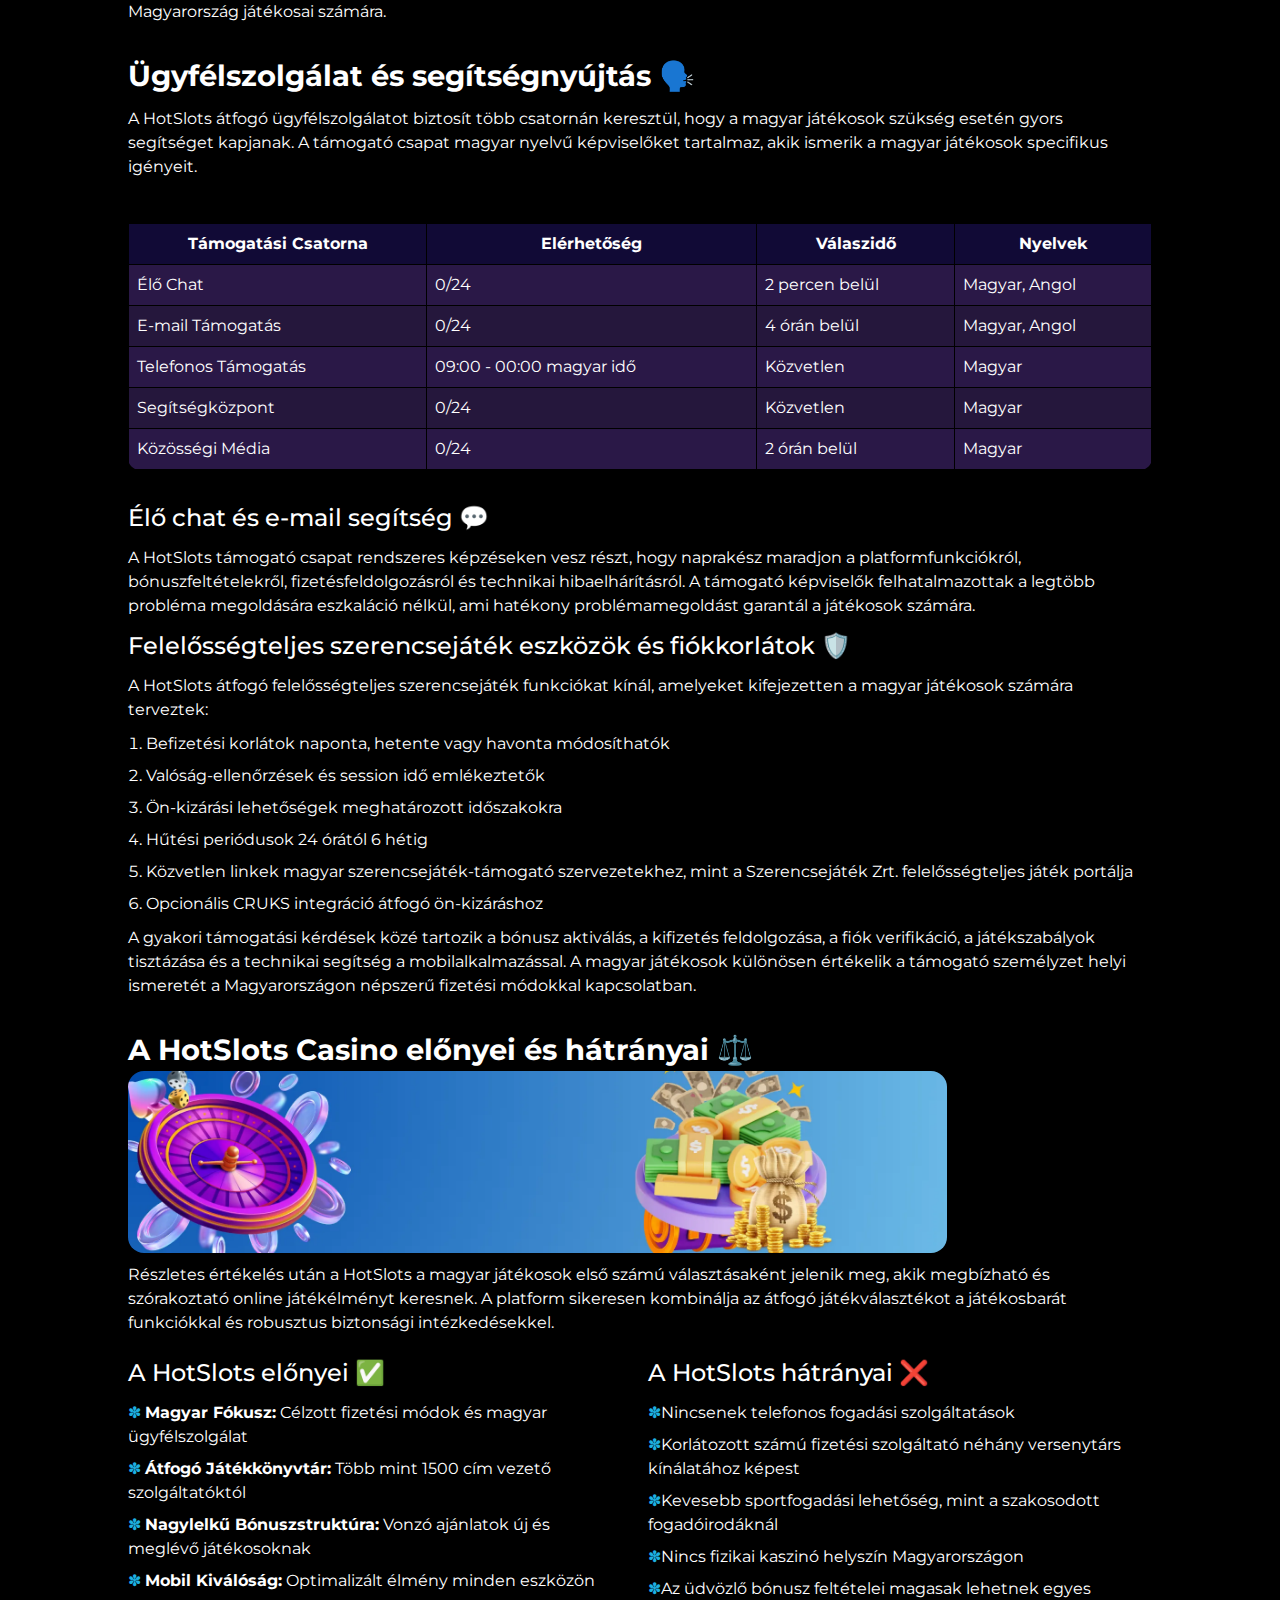
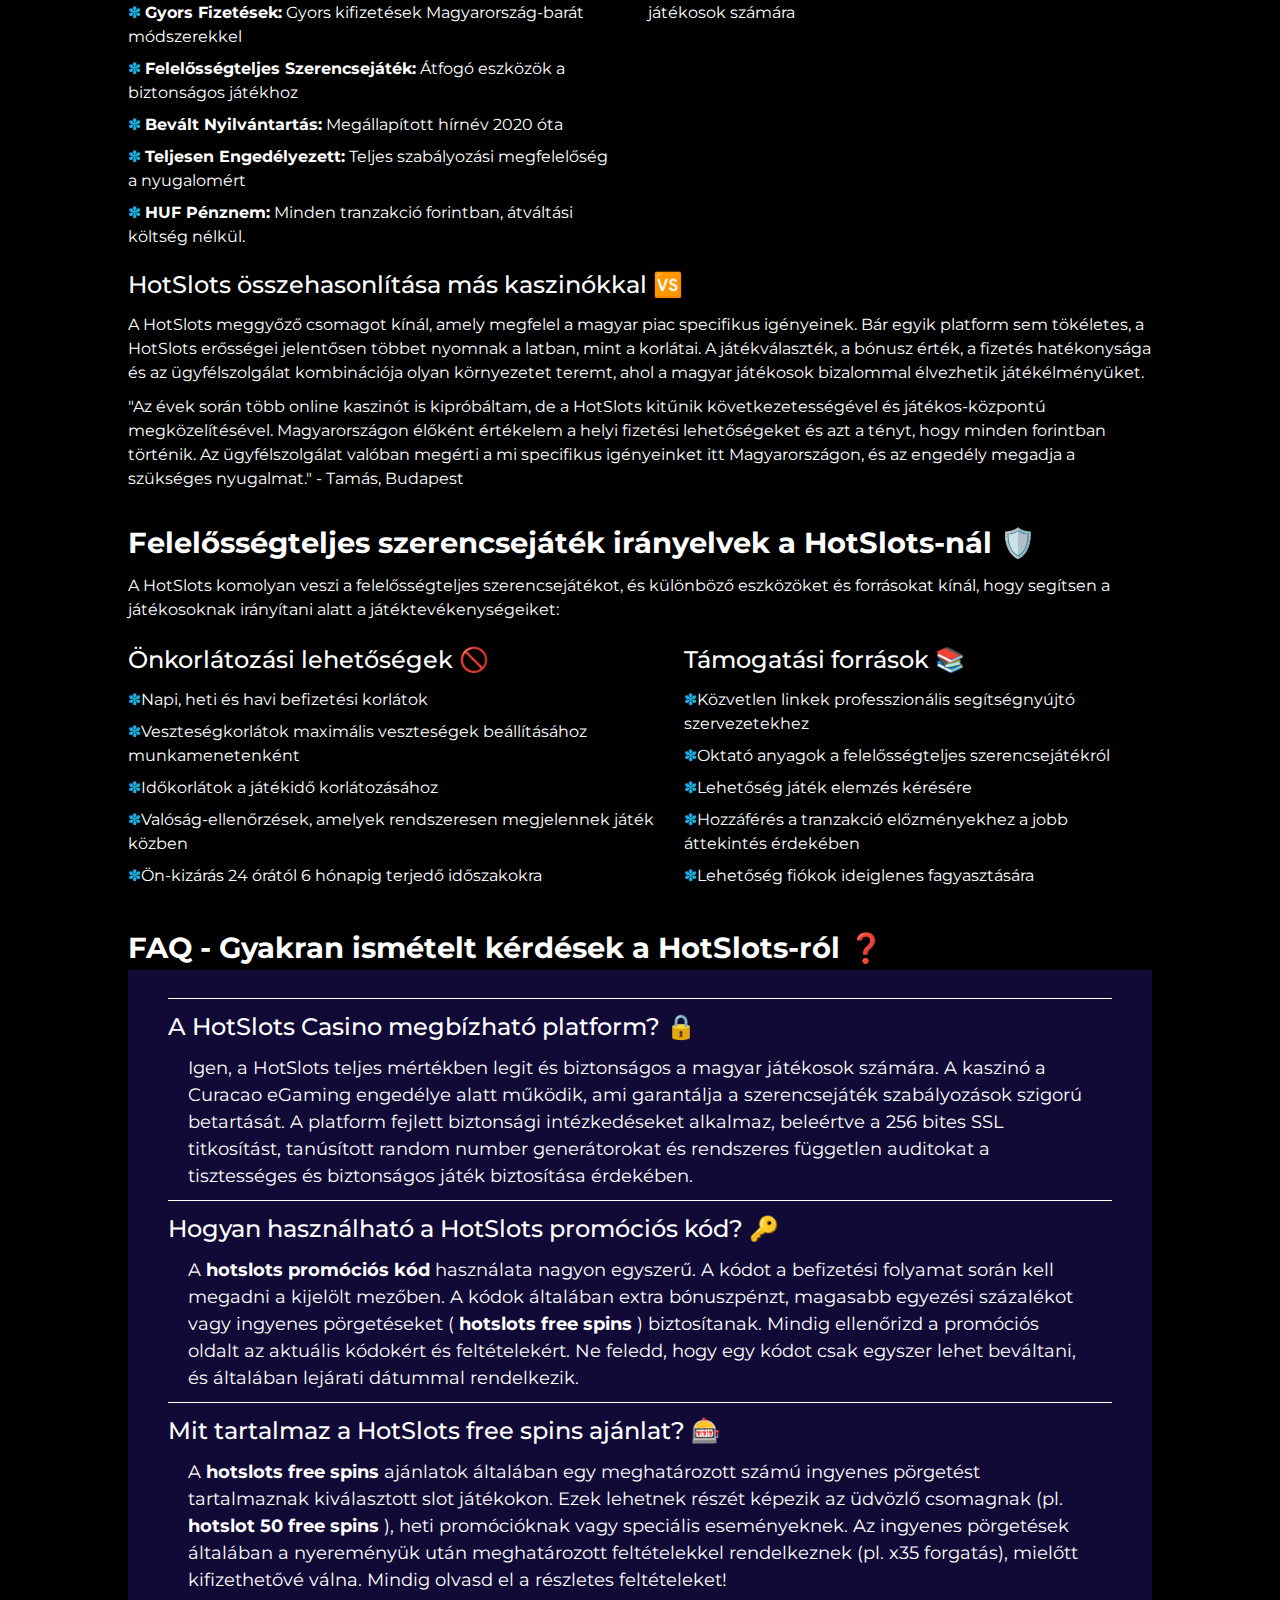
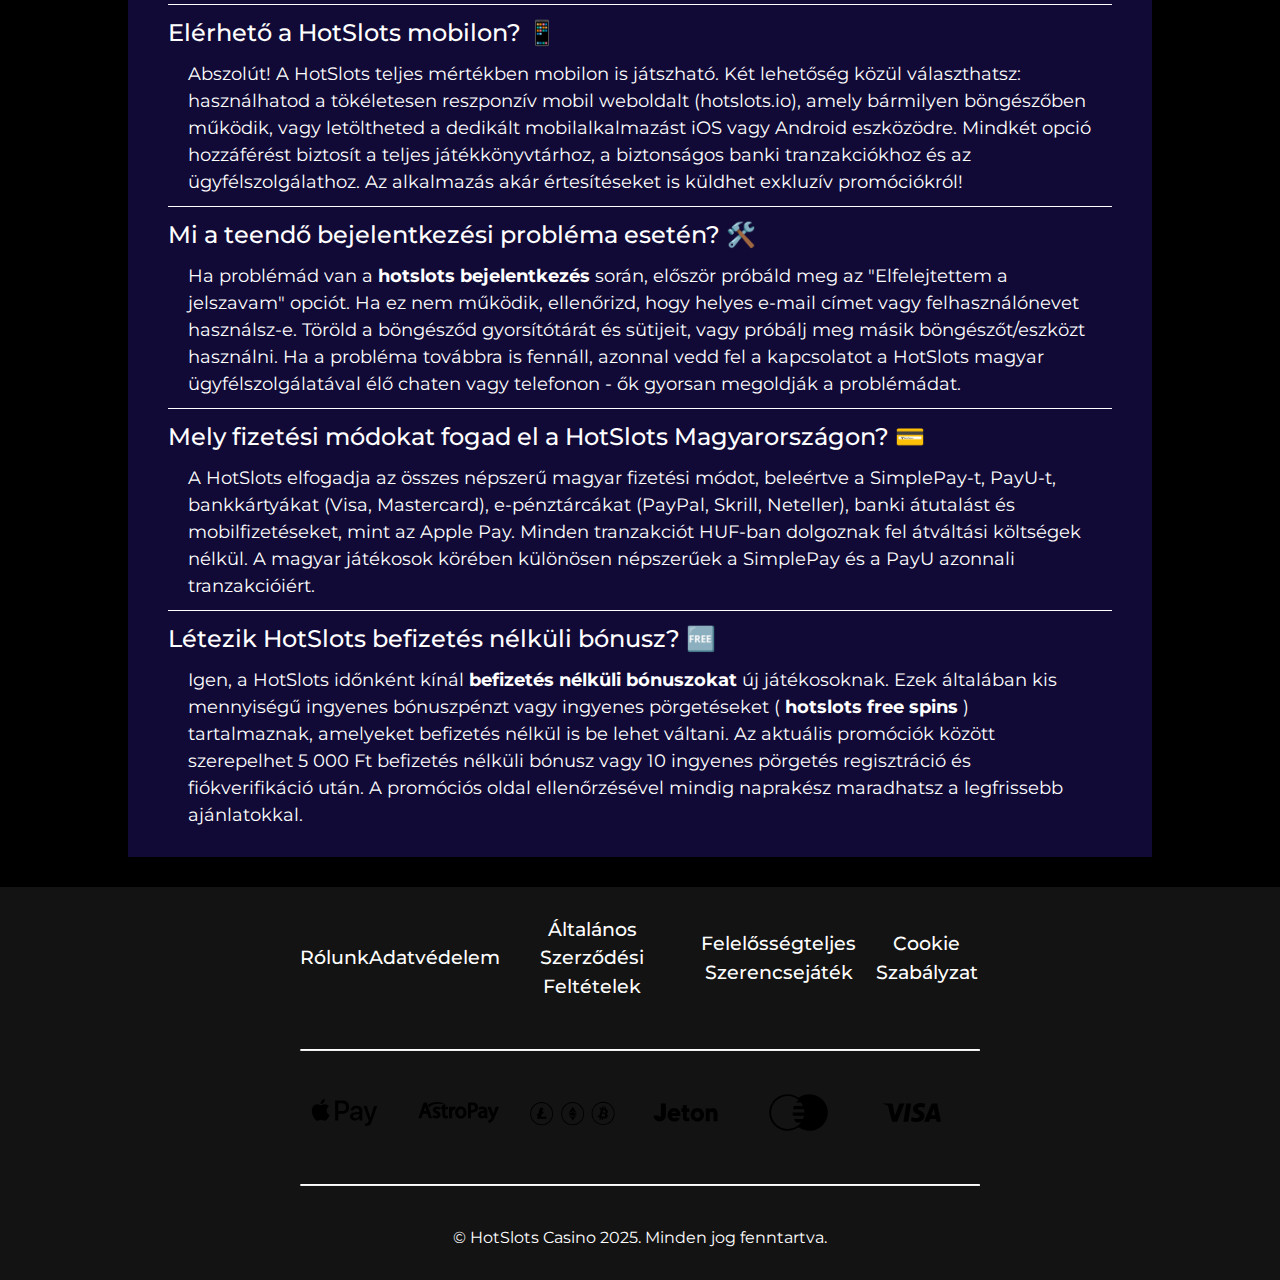
<file: hu-hu/index.html>
<!DOCTYPE html>
<html lang="hu-HU">

<head>
	<meta charset="UTF-8" />
	<meta name="viewport" content="width=device-width, initial-scale=1.0" />
	<link rel="stylesheet" href="/style.css" />
	<link rel="shortcut icon" href="/favicon.ico" type="image/x-icon" />
	<title>HotSlots Casino Magyarország 🎰 | Free Spins, Promóciók és Bejelentkezés</title>
	<meta name="description"
		content="A HotSlots Casino Magyarországon modern online kaszinó élményt kínál: ingyenes pörgetések, promóciós kódok és gyors bejelentkezés. Fedezd fel a HotSlots hivatalos platformját mobilon és asztali gépen." />
	<meta name="keywords"
		content="hotslots, hot slot casino, hot slots casino, hotslots casino, hotslots promo code, hotslot 50 free spins, hotslots bejelentkezés, hotslots free spin, hotslots free spins, hotslots 40, hotslots io, hotslots promóciós kód" />
	<meta name="googlebot" content="index,follow,noarchive" />

	<link rel="alternate" hreflang="hu-HU" href="https://www.kerenyiingatlan.hu/hu-hu/">
	<link rel="alternate" hreflang="x-default" href="https://www.kerenyiingatlan.hu/">
	<link rel="canonical" href="https://www.kerenyiingatlan.hu/hu-hu/">

	<meta property="og:type" content="website" />
	<meta property="og:title"
		content="HotSlots Casino - HotSlots Casino Magyarország 🎰 | Free Spins, Promóciók és Bejelentkezés" />
	<meta property="og:description"
		content="A HotSlots Casino Magyarországon modern online kaszinó élményt kínál: ingyenes pörgetések, promóciós kódok és gyors bejelentkezés. Fedezd fel a HotSlots hivatalos platformját mobilon és asztali gépen." />
	<meta property="og:url" content="https://www.kerenyiingatlan.hu/" />
	<meta property="og:site_name" content="HotSlots Casino" />
	<meta property="og:image" content="https://www.kerenyiingatlan.hu/img/1.webp" />
	<meta property="og:locale" content="hu_HU" />

	<meta name="twitter:card" content="summary_large_image" />
	<meta name="twitter:title"
		content="HotSlots Casino - HotSlots Casino Magyarország 🎰 | Free Spins, Promóciók és Bejelentkezés" />
	<meta name="twitter:description"
		content="A HotSlots Casino Magyarországon modern online kaszinó élményt kínál: ingyenes pörgetések, promóciós kódok és gyors bejelentkezés. Fedezd fel a HotSlots hivatalos platformját mobilon és asztali gépen." />
	<meta name="twitter:image" content="https://www.kerenyiingatlan.hu/img/1.webp" />

	<script type="application/ld+json">
			{
				"@context": "https://schema.org",
				"@type": "Article",
				"headline": "HotSlots Casino - Teljes körű elemzés 2025",
				"description": "A HotSlots Casino Magyarországon modern online kaszinó élményt kínál: ingyenes pörgetések, promóciós kódok és gyors bejelentkezés. Fedezd fel a HotSlots hivatalos platformját mobilon és asztali gépen.",
				"mainEntityOfPage": {
					"@type": "WebPage",
					"@id": "https://www.kerenyiingatlan.hu/"
				},
				"author": {
					"@type": "Person",
					"name": "Kovács István",
					"url": "https://www.kerenyiingatlan.hu/"
				},
				"publisher": {
					"@type": "Organization",
					"name": "HotSlots Casino",
					"logo": {
						"@type": "ImageObject",
						"url": "https://www.kerenyiingatlan.hu/img/logo.webp"
					}
				},
				"datePublished": "2025-10-21",
				"dateModified": "2025-10-21"
			}
		</script>

	<script type="application/ld+json">
			{
				"@context": "https://schema.org",
				"@type": "WebSite",
				"url": "https://www.kerenyiingatlan.hu/",
				"name": "HotSlots Casino - HotSlots Casino Magyarország 🎰 | Free Spins, Promóciók és Bejelentkezés",
				"description": "A HotSlots Casino Magyarországon modern online kaszinó élményt kínál: ingyenes pörgetések, promóciós kódok és gyors bejelentkezés. Fedezd fel a HotSlots hivatalos platformját mobilon és asztali gépen.",
				"inLanguage": "hu-HU"
			}
		</script>

	<script type="application/ld+json">
			{
				"@context": "https://schema.org",
				"@type": "BreadcrumbList",
				"itemListElement": [
					{
						"@type": "ListItem",
						"position": 1,
						"name": "🏠 Kezdőlap",
						"item": "https://www.kerenyiingatlan.hu/"
					},
					{
						"@type": "ListItem",
						"position": 2,
						"name": "🎰+100% Bónusz",
						"item": "https://www.kerenyiingatlan.hu/"
					}
				]
			}
		</script>

	<script type="application/ld+json">
			{
				"@context": "https://schema.org",
				"@type": "FAQPage",
				"mainEntity": [
					{
						"@type": "Question",
						"name": "Hogyan regisztrálhatok a HotSlots Casino-nál?",
						"acceptedAnswer": {
							"@type": "Answer",
							"text": "A regisztráció 2 percet vesz igénybe: e-mail, telefonszám és jelszó megadásával. Azonnali verifikáció."
						}
					},
					{
						"@type": "Question",
						"name": "Létezik mobilalkalmazás?",
						"acceptedAnswer": {
							"@type": "Answer",
							"text": "Igen, iOS és Android alkalmazás is elérhető az összes játékkal."
						}
					},
					{
						"@type": "Question",
						"name": "Hogyan kaphatom meg az üdvözlő bónuszt?",
						"acceptedAnswer": {
							"@type": "Answer",
							"text": "A regisztráció és első befizetés után akár 100% bónuszt kaphatsz."
						}
					},
					{
						"@type": "Question",
						"name": "Mik a kifizetési időtartamok?",
						"acceptedAnswer": {
							"@type": "Answer",
							"text": "Banki átutalás: 1-3 munkanap, e-pénztárcák: legfeljebb 24 óra."
						}
					}
				]
			}
		</script>
</head>

<body>
	<header>
		<div class="logo">
			<a href="/">
				<img src="/img/logo.webp" alt="HotSlots Casino logo" width="140" height="70" />
			</a>
		</div>

		<div class="header-btn">
			<a href="/play/" rel="nofollow" content="noindex" class="h-violet-btn">
				Regisztráció
			</a>
			<a href="/play/" rel="nofollow" content="noindex" class="h-accent-btn">
				Letöltés
			</a>
		</div>
	</header>

	<main>
		<div class="promo">
			<div class="promo-l">
				<h1>HotSlots Casino - Online kaszinó lehetőségek Magyarországon</h1>
				<p class="txt">- Értékelések, Bónuszok és Online Játékok 2025-ben 🎰</p>
				<p class="txt">
					A HotSlots Casino az egyik legmegbízhatóbb online játékélményt kínáló célállomássá vált hazánk játékosai
					számára. 2020-as alapításától fogva ez a prémium platform biztonságos és tisztességes játékkörnyezetet
					biztosít minden magyar résztvevő számára. Több mint 1500 kiváló minőségű játékkal a vezető szolgáltatóktól,
					a HotSlots kiemelkedő játékélményt kínál, amelyet kifejezetten a magyar piac igényeihez szabtak. A játékosok
					értékelik a zökkenőmentes HUF-ban történő tranzakciókat, a magyar nyelvű ügyfélszolgálatot és a mobilon is
					tökéletesen működő, optimalizált platformot. Akár nyerőgépszerető vagy, akár a live kaszinó rajongója, a
					HotSlots mindenféle magyar játékosnak kínál valami különlegest. A HotSlots io platform különösen népszerű a
					fiatalabb korosztály körében a modern felülete és gyors működése miatt.
				</p>
			</div>

			<div class="promo-gift">
				<div class="gift-box">
					<img class="gift-zoom" src="/img/gift.webp" alt="bónusz ajándék" width="50" height="50" />
				</div>

				<p class="txt-accent">100% bónusz az első befizetésre</p>

				<a href="/play/" rel="nofollow" content="noindex" class="btn-accent">
					Bónusz megszerzése
				</a>
			</div>
		</div>

		<div class="wrapper">
			<div class="navigation">
				<input type="checkbox" id="toggle-nav" hidden />
				<label for="toggle-nav" class="txt-nav">
					Tartalomjegyzék 📑
				</label>

				<ul class="nav-list">
					<li class="nav-item"><a href="#review">HotSlots Casino Értékelés</a></li>
					<li class="nav-item"><a href="#inscription">Regisztráció és HotSlots Casino bejelentkezés</a></li>
					<li class="nav-item"><a href="#bonus">HotSlots Bónusz: teljes áttekintés számodra</a></li>
					<li class="nav-item"><a href="#jeux">Játékválaszték a HotSlots online kaszinóban</a></li>
					<li class="nav-item"><a href="#prestataires">HotSlots HU mobilalkalmazás</a></li>
					<li class="nav-item"><a href="#conseils">Pénzügyi tranzakciók a HotSlots-nál</a></li>
					<li class="nav-item"><a href="#mobile">Biztonság és engedély a HotSlots-nál</a></li>
					<li class="nav-item"><a href="#demo">Ismerd meg a HotSlots értékeléseket magyar játékosoktól</a></li>
					<li class="nav-item"><a href="#deposit">Folyamatos támogatás a HotSlots-nál Magyarországon</a></li>
					<li class="nav-item"><a href="#withdrawal">Mik a HotSlots kaszinó előnyei és hátrányai?</a></li>
					<li class="nav-item"><a href="#limites">GYIK ❓</a></li>
				</ul>
			</div>

			<div class="container" id="review">
				<h2>Mi az a HotSlots és hogyan működik? 🤔</h2>
				<p class="txt">
					A HotSlots Casino 2020-as indulása óta a magyar játékosok körében vezető játékcélállomássá vált. A platform
					biztonságos és szórakoztató környezetet biztosít a hazai játékosok számára. A kaszinó több mint 30
					csúcsminőségű szoftverszolgáltatóval működik együtt, köztük a NetEnt, Microgaming, Play'n GO és Evolution
					Gaming társaságokkal, ami változatos és kiváló minőségű játékkönyvtárat eredményez. A HotSlots io platform
					kifejezetten a gyors és intuitív felhasználói élményre fókuszál, amit a magyar játékosok különösen
					kedvelnek. A Hot slots casino játékok széles választéka garantálja, hogy mindenki megtalálja a számára
					leginkább tetsző műfajt, legyen szó klasszikus gyümölcsöskerékről vagy modern, témájú video slotokról.
				</p>

				<div class="table-wrapper">
					<table>
						<tbody>
							<tr>
								<td>🏢 Hivatalos weboldal</td>
								<td>hotslots.com / hotslots.io</td>
							</tr>
							<tr>
								<td>📅 Alapítás éve</td>
								<td>2020</td>
							</tr>
							<tr>
								<td>⚖️ Engedély</td>
								<td>Curacao eGaming</td>
							</tr>
							<tr>
								<td>🕹️ Játék szolgáltatók</td>
								<td>NetEnt, Microgaming, Play'n GO, Evolution Gaming, Pragmatic Play, Big Time Gaming, Quickspin</td>
							</tr>
							<tr>
								<td>🎁 Üdvözlő bónusz</td>
								<td>100% az első befizetésre + 50 ingyenes pörgetés (HotSlot 50 free spins)</td>
							</tr>
							<tr>
								<td>💰 Minimális befizetés</td>
								<td>1 000 Ft</td>
							</tr>
							<tr>
								<td>💲 Számla pénzneme</td>
								<td>Magyar Forint (HUF / Ft) 💯</td>
							</tr>
							<tr>
								<td>💳 Fizetési módok</td>
								<td>Visa/Mastercard, PayPal, Skrill, Neteller, Banki átutalás, SimplePay, PayU</td>
							</tr>
							<tr>
								<td>📱 Mobilalkalmazás</td>
								<td>iOS és Android rendszerekre</td>
							</tr>
						</tbody>
					</table>
				</div>

				<h2>HotSlots io platform áttekintése 🖥️</h2>
				<p class="txt">
					A HotSlots io egy modern, webböngészőben futó platform, amely nem igényel letöltést, és gyors hozzáférést
					biztosít az összes játékhoz. A felület reszponzív kialakítása garantálja, hogy akár asztali gépről, akár
					okostelefonról vagy tabletről látogatod meg a webhelyet, minden elem tökéletesen fog megjelenni és működni.
					Ez a rugalmasság kiemeli a HotSlots platform egyik legnagyobb előnyét, különösen azok számára, akik
					szeretnek mobilon is játszani.
				</p>

				<h2>Felhasználói élmény és navigáció a HotSlots Casino oldalon 👨‍💻</h2>
				<p class="txt">
					A HotSlots Casino felülete áttekinthető és intuitív. A játékok kategóriák szerint vannak rendezve (pl. Új
					játékok, Népszerű, Nyerőgépek, Asztali játékok, Live Casino), ami gyors és egyszerű böngészést tesz
					lehetővé. A keresősáv lehetővé teszi konkrét játékcímek vagy szolgáltatók megkeresését. A felhasználói fiók
					kezelése egyértelmű, a tranzakciók előzményei, a bónuszok állapota és a beállítások egy helyen érhetők el.
					"A HotSlots felülete nagyon letisztult és könnyen kezelhető, mindent gyorsan megtaláltam, amire szükségem
					volt." - mondta egy budapesti játékos.
				</p>

				<h3>Mi tesz egyedivé a HotSlots-ot a hazai piacon 🏆</h3>
				<p class="txt">
					A HotSlots több kulcsfontosságú funkcióval különbözteti meg magát, amelyeket kifejezetten a magyar játékosok
					igényeihez szabtak:
				</p>
				<ul>
					<li>✅ Teljes körű magyar lokalizáció magyar nyelvű felülettel és támogatással</li>
					<li>✅ Minden tranzakció HUF-ban, átváltási költségek nélkül</li>
					<li>✅ Többszintű lojalitási program személyre szabott jutalmakkal a törzsvásárlók számára</li>
					<li>✅ Gyors kifizetési feldolgozás, e-pénztárcáknál általában 12 órán belül</li>
					<li>✅ Rendszeres versenyek több mint 20 millió Ft feletti nyereményalappal</li>
					<li>✅ Magyar témájú exkluzív játékok és promóciók</li>
					<li>
						✅ A
						<strong>hotslots 40</strong>
						nevű akció hetente 40%-os visszatöltési bónuszt kínál.
					</li>
				</ul>

				<h3>Megbízható-e a HotSlots? Teljes körű biztonsági és engedélyezési áttekintés 🔒</h3>
				<p class="txt">
					A HotSlots teljes átláthatósággal működik a Curacao eGaming engedélye alatt. Ez biztosítja, hogy a platform
					megfelel a játékosvédelmi, a tisztességes játék és a felelősségteljes szerencsejáték szigorú normáinak. A
					kaszinó 256 bites SSL titkosítást alkalmaz az összes pénzügyi tranzakció és személyes adat védelmére. A
					független tesztelő cégek, mint az eCOGRA rendszeres auditjai igazolják a játékok tisztességét és az RNG
					tanúsítványok érvényességét. "Több mint egy évtizede játszom magyar online kaszinókban, és lenyűgözött,
					mennyire biztonságos és átlátható a HotSlots. Az engedély azonnali bizalmat adott, és az ellenőrzési
					folyamat egyszerű volt, de nem tolakodó." - Márton, Budapest.
				</p>
			</div>

			<div class="container" id="inscription">
				<h2>HotSlots bejelentkezés és fiókhasználat 🔐</h2>
				<img src="/img/3.webp" alt="HotSlots Regisztráció" width="1000" height="800" />
				<p class="txt">
					A HotSlots-nál való kezdés gyors és egyszerű, így néhány percen belül elkezdhetsz játszani. A regisztrációs
					folyamat a magyar játékosok számára optimalizált, több verifikációs lehetőséggel. A
					<strong>hotslots bejelentkezés</strong>
					mindig csak néhány kattintásra van.
				</p>

				<h3>Regisztráció lépései új játékosoknak 📝</h3>
				<ol>
					<li>Látogass el a HotSlots hivatalos weboldalára böngészőn keresztül (pl. hotslots.io)</li>
					<li>Kattints a feltűnő "Regisztráció" vagy "Regisztrálj" gombra</li>
					<li>
						Válaszd ki az előnyben részesített regisztrációs módot:
						<ul>
							<li>Gyors regisztráció e-mail címmel és jelszóval</li>
							<li>Közösségi média fiók összekapcsolása (pl. Facebook)</li>
							<li>Mobil szám verifikáció</li>
						</ul>
					</li>
					<li>Töltsd ki a szükséges személyes adatokat (18 éven felülinek kell lenned)</li>
					<li>Erősítsd meg az e-mail címed vagy mobilszámod</li>
					<li>Hozd létre első befizetésed a fiók aktiválásához és az üdvözlő bónusz igényléséhez</li>
				</ol>

				<h3>HotSlots bejelentkezés meglévő fiókkal 🚪</h3>
				<p class="txt">A HotSlots fiókodhoz való hozzáférés egyszerű, akár asztali gépről, akár mobileszközről:</p>
				<ol>
					<li>Ugrás a HotSlots weboldalra vagy nyisd meg a mobilalkalmazást</li>
					<li>Kattints a jobb felső sarokban található "Bejelentkezés" gombra</li>
					<li>Add meg a regisztrált e-mail címed vagy felhasználóneved</li>
					<li>Írd be a biztonságos jelszavad</li>
					<li>Végezd el a kétfaktoros hitelesítést, ha engedélyezve van</li>
					<li>Hozzáférés a személyre szabott irányítópulthoz és játékkönyvtáradhoz</li>
				</ol>

				<h3>Fiókbiztonság és adatvédelem 🛡️</h3>
				<p class="txt">
					A HotSlots kiemelt figyelmet fordít adataid védelmére. A fiókod védelme érdekében ajánlott erős, egyedi
					jelszót használni, és ha lehetséges, engedélyezni a kétfaktoros hitelesítést. Minden adatátvitel titkosított
					csatornán keresztül történik.
				</p>

				<h3>HotSlots casino login problémák és megoldások 🛠️</h3>
				<p class="txt">Ha problémába ütközöl a HotSlots fiókod megnyitásakor:</p>
				<ul>
					<li>Használd az "Elfelejtettem a jelszavam" funkciót az adatok visszaállításához</li>
					<li>Töröld a böngésződ gyorsítótárát és sütijeit, majd próbáld újra</li>
					<li>Próbálj meg másik böngészőből vagy eszközről belépni</li>
					<li>Győződj meg róla, hogy a fiókverifikáció befejeződött</li>
					<li>Vedd fel a kapcsolatot a magyar ügyfélszolgálattal közvetlen segítségért</li>
					<li>Ellenőrizd, hogy a magyarországi weboldalt használod-e (pl. .hu végződés)</li>
				</ul>
			</div>

			<div class="container" id="bonus">
				<h2>HotSlots promóciók és bónuszajánlatok 🎁</h2>
				<img src="/img/1.webp" alt="HotSlots Bónusz" width="1000" height="800" />
				<p class="txt">
					A HotSlots nagylelkű és átlátható bónuszstruktúrájával tűnik ki, amelyet kifejezetten újonnan regisztrált és
					hűséges játékosok jutalmazására terveztek. A platform olyan promóciós akciók sorozatát kínálja, amelyek
					valódi értéket nyújtanak a magyar játékosoknak. Ezek közé tartozik a hírhedt
					<strong>hotslots free spins</strong>
					ajánlat és a különféle
					<strong>hotslots promóciós kód</strong>
					lehetőségek.
				</p>

				<div class="promoties-bonus">
					<div>
						<h3>Különleges üdvözlő bónusz magyar játékosoknak 🇭🇺</h3>
						<ul>
							<li>
								<strong>100% egyező bónusz</strong>
								az első befizetésre, akár 50 000 Ft-ig
							</li>
							<li>
								<strong>50 ingyenes pörgetés</strong>
								népszerű magyar slot játékokon (HotSlot 50 free spins) 🎰
							</li>
							<li>
								Feltétel:
								<strong>x35</strong>
								a bónuszösszegre
							</li>
							<li>
								Minimum befizetés:
								<strong>1 000 Ft</strong>
								az aktiváláshoz
							</li>
							<li>Bónusz érvényessége: 30 nap a regisztrációtól</li>
						</ul>
						<p class="txt">
							Az igényléshez egyszerűen regisztráld fiókod, végezz első befizetést legalább 1000 Ft értékben, és a
							bónusz automatikusan jóváírásra kerül.
						</p>
					</div>

					<div>
						<h3>Hogyan aktiválhatod a HotSlots promo code-ot? 🔑</h3>
						<ul>
							<li>A promóciós kódok speciális események során érhetők el</li>
							<li>Add meg a kódot a befizetési folyamat során a megfelelő mezőben</li>
							<li>Minden kód sajátos feltételekkel és érvényességi dátummal rendelkezik</li>
							<li>Az aktív kódok a promóciós oldalon jelennek meg</li>
							<li>A kódok extra ingyenes pörgetéseket vagy bónuszpénzt biztosíthatnak</li>
							<li>
								Keresd a
								<strong>hotslots promóciós kód</strong>
								lehetőségeket a partnerek oldalain is!
							</li>
						</ul>
						<p class="txt">
							"A HotSlots üdvözlő bónusza kiváló kezdést biztosított nekem. Amit legjobban szerettem benne, az az
							volt, hogy mennyire világosan magyarázták el a feltételeket - nincsenek rejtett záradékok, mint más
							kaszinóknál." - Linda, Debrecen
						</p>
					</div>
				</div>

				<h3>HotSlots free spin kampányok 🌀</h3>
				<p class="txt">
					A HotSlots rendszeresen kínál ingyenes pörgetéseket különböző kampányok keretében. Ezek lehetnek napi
					jutalmak, heti visszatöltési ajánlatok részeként, vagy speciális játékok bevezetésére. Például a
					<strong>hotslots free spin</strong>
					lehetőség gyakran kapcsolódik egy új nyerőgép bemutatásához, hogy a játékosok kipróbálhassák anélkül, hogy a
					saját egyenlegüket kockáztatnák. Ilyenkor érdemes figyelni a promóciós oldalt és az e-mail értesítéseket.
				</p>

				<h3>Időszakos bónuszok és extra jutalmak 📅</h3>
				<p class="txt">A HotSlots nem csak az új játékosokat jutalmazza:</p>
				<ul>
					<li>
						<strong>5 000 Ft ingyenes bónusz</strong>
						befizetés nélkül, ellenőrzött fiókoknak
					</li>
					<li>
						<strong>10 ingyenes pörgetés</strong>
						kiválasztott slot játékokon regisztrációkor
					</li>
					<li>
						Heti cashback
						<strong>10%</strong>
						a nettó veszteségekre
					</li>
					<li>
						Hétvégi visszatöltési bónusz
						<strong>50%</strong>
						, akár 30 000 Ft-ig
					</li>
					<li>Születésnapi bónusz hűséges játékosoknak</li>
					<li>
						<strong>hotslots 40</strong>
						: Hetente frissülő 40%-os visszatöltési lehetőség.
					</li>
				</ul>

				<h3>HotSlots lojalitási program 👑</h3>
				<p class="txt">
					A HotSlots lojalitási programja következetes játékot minden szinten egyre értékesebb előnyökkel jutalmazza:
				</p>
				<ul>
					<li>
						<strong>Bronz Szint:</strong>
						Alap jutalmak és szokásos támogatás
					</li>
					<li>
						<strong>Ezüst Szint:</strong>
						Gyorsabb kifizetések és személyes account manager
					</li>
					<li>
						<strong>Arany Szint:</strong>
						Exkluzív bónuszok és magasabb visszatérítési százalékok
					</li>
					<li>
						<strong>Platina Szint:</strong>
						Luxus ajándékok, esemény meghívók és személyre szabott jutalmak
					</li>
					<li>
						<strong>Gyémánt Szint:</strong>
						Ultimate VIP élmény testreszabott előnyökkel
					</li>
				</ul>

				<div class="table-wrapper">
					<table>
						<thead>
							<tr>
								<th>Bónusz Típusa</th>
								<th>Ajánlat</th>
								<th>Feltétel</th>
								<th>Max Bónusz</th>
							</tr>
						</thead>
						<tbody>
							<tr>
								<td>🎉 Üdvözlő Bónusz</td>
								<td>100% + 50 Ingyenes Pörgetés</td>
								<td>x35</td>
								<td>50 000 Ft</td>
							</tr>
							<tr>
								<td>🆓 Befizetés nélküli</td>
								<td>5 000 Ft + 10 Ingyenes Pörgetés</td>
								<td>x40</td>
								<td>20 000 Ft</td>
							</tr>
							<tr>
								<td>📈 Heti Visszatöltés</td>
								<td>50% Bónusz</td>
								<td>x30</td>
								<td>30 000 Ft</td>
							</tr>
							<tr>
								<td>💸 Cashback</td>
								<td>10% Hetente</td>
								<td>x1</td>
								<td>150 000 Ft</td>
							</tr>
						</tbody>
					</table>
				</div>
			</div>

			<div class="container" id="jeux">
				<h2>Játékpaletta a HotSlots Casino oldalán 🎮</h2>
				<p class="txt">
					A HotSlots több mint 1500 kaszinó játék kiterjedt gyűjteményét kínálja, amelyet gondosan válogattak össze,
					hogy megfeleljenek a magyar játékosok változatos igényeinek. A klasszikus slotoktól a lebilincselő live
					dealer élményekig, a platform biztosítja, hogy minden típusú játékos számára találjon valami megfelelőt. A
					<strong>hot slots casino</strong>
					kategória mindig a legnépszerűbb és legforróbb játékokat tartalmazza.
				</p>

				<div class="promoties-bonus">
					<div>
						<h3>Hot slots casino - nyerőgépek 🎰</h3>
						<p class="txt">Fedezz fel lenyűgöző választékot nyerőgép játékok között a HotSlots-nál:</p>
						<ul>
							<li>Klasszikus 3 tekercses gyümölcsgépek a tradicionálisoknak</li>
							<li>Modern 5 tekercses video slotok lebilincselő történetszálakkal</li>
							<li>Megaways slotok, amelyek több ezer nyerési lehetőséget kínálnak</li>
							<li>Licencelt címek népszerű filmekkel és TV-műsorokkal</li>
							<li>Magyar témájú slotok hazai humorral és kulturális utalásokkal</li>
							<li>Progresszív jackpot slotok életet megváltoztató nyereményekkel</li>
						</ul>

						<h3>Klasszikus és modern slot játékok 🔄</h3>
						<p class="txt">
							A klasszikusok, mint a Book of Ra vagy a Fruit Cocktail, örök kedvencek maradnak, de a HotSlots
							folyamatosan frissíti kínálatát a legújabb innovációkkal. A témájú slotok, mint a Vikings vagy a Gonzo's
							Quest, valódi kalandélményt nyújtanak.
						</p>
					</div>

					<div>
						<h3>Asztali játékok ♠️♥️♦️♣️</h3>
						<p class="txt">Klasszikus asztali játékok több variációban:</p>
						<ul>
							<li>Európai és Amerikai rulett változatok</li>
							<li>Többféle Blackjack verzió tökéletes stratégiai útmutatókkal</li>
							<li>Three Card Poker és Caribbean Stud Poker</li>
							<li>Video Poker játékok magas RTP (Return to Player) százalékkal</li>
							<li>Baccarat, Punto Banco és egyéb kártyajátékok</li>
						</ul>

						<h3>Live Casino 🎥</h3>
						<p class="txt">Éld át az igazi kaszinó izgalmát otthonról:</p>
						<ul>
							<li>Élő Rulett több változattal és profi krupiékkal</li>
							<li>Élő Blackjack asztalok különböző tétlimitekkel</li>
							<li>Élő Baccarat oldalfogadási opciókkal</li>
							<li>Gameshow stílusú élő játékok, mint a Monopoly és Dream Catcher</li>
							<li>Magyar nyelvű krupiék csúcsidőben a helyi közelség érzéséért</li>
							<li>Ultra HD stream több kameraszöggel</li>
						</ul>
					</div>
				</div>

				<div class="promoties-bonus">
					<div>
						<h3>Népszerű játékok a magyar játékosok körében 🇭🇺</h3>
						<p class="txt">A hazai játékosok körében a következő játékok különösen népszerűek:</p>
						<ol>
							<li>Book of Dead - kalandos slot ingyenes pörgetésekkel</li>
							<li>Starburst - színes és gyors tempójú slot</li>
							<li>Gates of Olympus - a Pragmatic Play kincses játéka</li>
							<li>Sweet Bonanza - édességes témájú, nagy nyerési lehetőségekkel</li>
							<li>Élő Blackjack - klasszikus kártyajáték valódi krupiékkal</li>
							<li>Lightning Roulette - izgalmas rulett változat szorzókkal</li>
						</ol>
					</div>

					<div>
						<h3>Új és frissített játékcímek 🆕</h3>
						<p class="txt">
							A HotSlots havonta több tucat új játékot ad a könyvtárához. Ezek közé tartoznak a legújabb slotok a
							vezető szolgáltatóktól, valamint exkluzív, csak a HotSlots-nál elérhető címek. A "Legújabb" szekció
							mindig friss információkat tartalmaz.
						</p>
						<ul>
							<li>Hetente 2-3 újonnan megjelenő slot</li>
							<li>Havi exkluzív játék premier</li>
							<li>Rendszeres játékfrissítések és optimalizálások</li>
						</ul>
					</div>
				</div>

				<p class="txt">
					A HotSlots játékainak többsége demo módban is elérhető, lehetővé téve számodra, hogy kockázat nélkül
					teszteld a játékokat, mielőtt valódi pénzzel játszanál. Ez a funkció különösen népszerű a magyar játékosok
					körében, akik először meg szeretnék ismerni a játékmechanikákat, mielőtt befizetnének.
				</p>
			</div>

			<div class="container" id="prestataires">
				<h2>Szoftverszolgáltatók és technológiai háttér 💻</h2>
				<p class="txt">
					A HotSlots kizárólag megbízható szoftver szolgáltatókkal működik együtt, hogy garantálja a legmagasabb
					minőséget és tisztességét. A szolgáltatók között iparági vezetők vannak, akik az innovatív játékmenetről,
					lenyűgöző grafikáról és tisztességes RNG-rendszerekről ismertek.
				</p>

				<div class="table-wrapper">
					<table>
						<thead>
							<tr>
								<th>Szolgáltató</th>
								<th>Specialitás</th>
								<th>Játékok Száma</th>
							</tr>
						</thead>
						<tbody>
							<tr>
								<td>NetEnt</td>
								<td>Prémium minőségű slotok és asztali játékok</td>
								<td>200+</td>
							</tr>
							<tr>
								<td>Microgaming</td>
								<td>Progresszív jackpotok és klasszikus slotok</td>
								<td>300+</td>
							</tr>
							<tr>
								<td>Play'n GO</td>
								<td>Mobilra optimalizált játékok</td>
								<td>150+</td>
							</tr>
							<tr>
								<td>Evolution Gaming</td>
								<td>Élő kaszinó játékok</td>
								<td>50+</td>
							</tr>
							<tr>
								<td>Pragmatic Play</td>
								<td>Változatos slotok és bingó</td>
								<td>100+</td>
							</tr>
							<tr>
								<td>Big Time Gaming</td>
								<td>Megaways mechanika</td>
								<td>50+</td>
							</tr>
						</tbody>
					</table>
				</div>
			</div>

			<div class="container" id="prestataires">
				<h2>HotSlots Casino mobilhasználat 📱</h2>
				<p class="txt">
					A HotSlots zökkenőmentes mobil játékélményt kínál egy reszponzív weboldalon és dedikált alkalmazásokon
					keresztül is. A platform minden eszközre optimalizálva van, lehetővé téve a magyar játékosok számára, hogy
					bárhol, bármikor élvezzék kedvenc játékaikat.
				</p>

				<div class="promoties-bonus">
					<div>
						<h3>Mobilbarát böngészős verzió 🌐</h3>
						<p class="txt">
							A HotSlots weboldala tökéletesen alkalmazkodik minden kijelzőmérethez. Nem kell alkalmazást letölteni -
							egyszerűen látogasd meg a hotslots.io-t böngésződben, és azonnal játszhatsz. A felület gombjai és menüi
							könnyen kezelhetőek érintőképernyőn.
						</p>
						<ol>
							<li>Nyisd meg a böngésződet okostelefonon vagy tableten</li>
							<li>Írd be a hotslots.io címet</li>
							<li>A weboldal automatikusan mobil nézetre vált</li>
							<li>Jelentkezz be, vagy regisztrálj közvetlenül mobilon</li>
							<li>Élvezd a teljes játékkönyvtárat optimalizált mobil teljesítménnyel</li>
						</ol>
					</div>

					<div>
						<h3>HotSlots platform okostelefonon 📲</h3>
						<p class="txt">iPhone és iPad felhasználók több lehetőséggel is rendelkeznek:</p>
						<ul>
							<li>Töltsd le a hivatalos iOS alkalmazást az App Store-ból</li>
							<li>Érjed el a reszponzív mobil weboldalt bármely böngészőn keresztül</li>
							<li>Progresszív Web App alkalmazás-szerű élmény letöltés nélkül</li>
							<li>Teljes funkcionalitás, beleértve a biometrikus bejelentkezést a biztonság érdekében</li>
							<li>Optimalizált teljesítmény minden iOS eszközön és verzióban</li>
						</ul>
						<p class="txt">
							"A HotSlots alkalmazás megváltoztatta a kaszinózás módját számomra. Mint elfoglalt budapestiként, most
							már a metrózás közben is játszhatom kedvenc slotjaimat. A mobil élő dealer funkció zökkenőmentesen
							működik, még 4G-n is." - Dániel, Szeged
						</p>
					</div>
				</div>
			</div>

			<div class="container" id="conseils">
				<h2>Befizetések és kifizetések a HotSlots Casino-ban 💸</h2>
				<p class="txt">
					A HotSlots a magyar játékosok számára átfogó választékú banki lehetőségeket kínál, amelyeket a kényelem és
					biztonság érdekében terveztek. Minden tranzakciót HUF-ban dolgoznak fel, ami kiküszöböli a valuta átváltási
					költségeket a magyar játékosok számára.
				</p>

				<div class="table-wrapper">
					<table>
						<thead>
							<tr>
								<th>Fizetési Mód</th>
								<th>Minimum Befizetés</th>
								<th>Feldolgozási Idő</th>
								<th>Költség</th>
							</tr>
						</thead>
						<tbody>
							<tr>
								<td>Bankkártya (Visa/Mastercard)</td>
								<td>1 000 Ft</td>
								<td>Azonnali</td>
								<td>Ingyenes</td>
							</tr>
							<tr>
								<td>PayPal</td>
								<td>1 000 Ft</td>
								<td>Azonnali</td>
								<td>Ingyenes</td>
							</tr>
							<tr>
								<td>SimplePay</td>
								<td>500 Ft</td>
								<td>Azonnali</td>
								<td>Ingyenes</td>
							</tr>
							<tr>
								<td>Skrill</td>
								<td>1 000 Ft</td>
								<td>Azonnali</td>
								<td>Ingyenes</td>
							</tr>
							<tr>
								<td>Neteller</td>
								<td>1 000 Ft</td>
								<td>Azonnali</td>
								<td>Ingyenes</td>
							</tr>
							<tr>
								<td>Banki átutalás</td>
								<td>5 000 Ft</td>
								<td>1-3 munkanap</td>
								<td>Ingyenes</td>
							</tr>
							<tr>
								<td>PayU</td>
								<td>500 Ft</td>
								<td>Azonnali</td>
								<td>Ingyenes</td>
							</tr>
						</tbody>
					</table>
				</div>

				<h3>Elérhető fizetési módok 💳</h3>
				<p class="txt">A HotSlots támogatja az összes népszerű magyar fizetési módot:</p>
				<ul>
					<li>SimplePay és PayU gyors és biztonságos magyar tranzakciókért</li>
					<td>Banki átutalás nagyobb tranzakciókhoz</td>
					<li>Népszerű e-pénztárcák, mint a PayPal, Skrill és Neteller</li>
					<li>Mobil fizetési megoldások, beleértve az Apple Pay-t</li>
					<li>Az összes nagy magyar bank bankkártyája, beleértve a Visa és Mastercard-ot</li>
					<li>Előre fizetős voucher-ek magyar üzletekben kaphatóak</li>
				</ul>

				<h3>Kifizetési folyamat és időtartam ⏱️</h3>
				<p class="txt">Pénz feltöltése a HotSlots-nál egyszerű és biztonságos:</p>
				<ol>
					<li>Jelentkezz be a fiókodba</li>
					<li>Navigálj a "Pénztár" vagy "Bank" részlegre</li>
					<li>Válaszd ki az előnyben részesített fizetési módod</li>
					<li>Add meg a kívánt összeget (minimum 1000 Ft)</li>
					<li>Fejezd be a tranzakciót az utasítások szerint</li>
					<li>Pénzed azonnal jóváírásra kerül és játszható</li>
				</ol>

				<h3>Tranzakciós limitek 📊</h3>
				<p class="txt">A HotSlots rugalmas limitet kínál a különböző típusú játékosok számára:</p>
				<ul>
					<li>Minimum kifizetés: 2 000 Ft</li>
					<li>Maximum napi kifizetés: 2 000 000 Ft</li>
					<li>Maximum havi kifizetés: 15 000 000 Ft</li>
					<li>E-pénztárca kifizetések 12-24 órán belül feldolgozva</li>
					<li>Bankkártyás kifizetések 1-3 munkanapon belül teljesítve</li>
					<li>Banki átutalások általában 3-5 munkanapon belül feldolgozva</li>
					<li>Nincs költség semmilyen kifizetési mód esetén</li>
				</ul>
			</div>

			<div class="container" id="mobile">
				<h2>Biztonság és engedély a HotSlots-nál 🔐</h2>
				<p class="txt">
					A biztonság és a szabályozási megfelelőség a legfontosabb szempont a magyar játékosok számára az online
					kaszinó választásakor. A HotSlots teljes átláthatósággal működik elismert szerencsejáték hatóságok
					felügyelete alatt.
				</p>

				<div class="promoties-bonus">
					<div>
						<h3>Ki a HotSlots tulajdonosa és hol van szabályozva 🏛️</h3>
						<ul>
							<li>
								<strong>Engedély:</strong>
								A HotSlots birtokolja a Curacao eGaming engedélyt
							</li>
							<li>
								<strong>Társasági Tulajdon:</strong>
								Egy megbecsült játékvállalat üzemelteti
							</li>
							<li>
								<strong>Szabályozási Megfelelőség:</strong>
								Rendszeres auditok biztosítják a játékos tisztességét és az operátor integritását
							</li>
							<li>
								<strong>Kor-ellenőrzés:</strong>
								Szigorú 18+ politika több ellenőrzési lépéssel
							</li>
							<li>
								<strong>Adatvédelem:</strong>
								Teljes megfelelőség a GDPR és a magyar adatvédelmi törvényekkel
							</li>
							<li>
								<strong>Pénzügyi biztonság:</strong>
								Elválasztott játékos alapok külön számlákon védve
							</li>
						</ul>
					</div>

					<div>
						<h3>Biztonsági és tisztességes játék tanúsítványok 📜</h3>
						<ul>
							<li>256 bites SSL titkosítás minden adatátvitelhez</li>
							<li>Tanúsított Random Number Generators (RNG) a játék tisztességéért</li>
							<li>Rendszeres független auditok az eCOGRA és iTech Labs részéről</li>
							<li>Biztonságos fizetésfeldolgozás PCI DSS megfeleléssel</li>
							<li>Kétfaktoros hitelesítés elérhető a fiókbiztonság fokozásához</li>
							<li>Felelősségteljes szerencsejáték eszközök elérhetőek</li>
						</ul>
					</div>
				</div>

				<p class="txt">
					A HotSlots kiváló megbízhatósági és bizalmi nyilvántartással rendelkezik a bemutatkozása óta. A platform
					sikeresen szolgálta ki a magyar játékosokat átlátható működéssel és gyors nyereménykifizetésekkel.
				</p>
			</div>

			<div class="container" id="demo">
				<h2>HotSlots vélemények - játékos tapasztalatok 💬</h2>
				<p class="txt">
					Valódi játékos visszajelzések értékes betekintést nyújtanak a HotSlots használatának valódi élményébe. Íme,
					mit mondanak a magyar játékosok a platformmal kapcsolatos tapasztalataikról.
				</p>

				<div class="promoties-bonus">
					<div>
						<h3>Mit mondanak a felhasználók a HotSlots kifizetésekről és bónuszairól 💰</h3>
						<p class="txt">
							"Már több mint egy éve használom a HotSlots-ot, és a kifizetési folyamatuk következetesen megbízható. A
							PayPal kifizetéseim mindig 6 órán belül megérkeznek, ami gyorsabb, mint bármely más magyar kaszinó, amit
							kipróbáltam. A bónusz feltételeket világosan magyarázzák el, meglepetések nélkül." - Éva, Pécs
						</p>

						<p class="txt">
							"Mint élő kaszinó rajongó, lenyűgözött a HotSlots választéka. A magyar nyelvű krupiék esti órákban
							személyessé teszik az élményt, és a videóminőség kiváló marad, még az átlagos szélessávú kapcsolatommal
							is. Az élő blackjack változatok különösen szórakoztatóak." - Dávid, Miskolc
						</p>

						<p class="txt">
							"A HotSlots mobilalkalmazás fantasztikus! Gyorsan fogadhatok az ebédszünetemben, számítógép nélkül. A
							cash-out funkció többször is megmentett, amikor a játékok nem az én oldalamon voltak. Tökéletes azoknak
							a magyaroknak, akik minőségi játékot szeretnének útközben." - Klaudia, Győr
						</p>
					</div>

					<div>
						<h3>HotSlots kaszinó értékelés összefoglaló 📊</h3>
						<p class="txt">A független értékelési platformok következetesen magas értékelést adtak a HotSlots-nak:</p>
						<ul>
							<li>4.6/5 a játékválasztékért és minőségért</li>
							<li>4.8/5 a fizetési sebességért és megbízhatóságért</li>
							<li>4.5/5 a bónusz tisztességéért és átláthatóságért</li>
							<li>4.7/5 a mobil élményért és funkcionalitásért</li>
							<li>4.6/5 az ügyfélszolgálat reagálási képességéért</li>
							<li>4.9/5 a biztonságért és engedély hitelességéért</li>
						</ul>

						<p class="txt">
							"Bár általában fantasztikus tapasztalatom volt a HotSlots-sal, értékelnék valamivel alacsonyabb
							feltételeket az üdvözlő bónuszukon. A 35x forgatási követelmény szokásos, de versenyképes. Ennek
							ellenére a rendszeres promócióik a meglévő játékosok számára kiváló értéket kínálnak, ami ellensúlyozza
							ezt." - Olivér, Szombathely
						</p>
					</div>
				</div>

				<p class="txt">
					Ezek a visszajelzések hiteles játékosélményeket tükröznek, és kiemelik a HotSlots erősségeit és a
					fejlesztési területeket egyaránt. A platform folyamatosan fejlődik a felhasználói visszajelzések alapján,
					hogy javítsa az általános játékélményt egész Magyarország játékosai számára.
				</p>
			</div>

			<div class="container" id="deposit">
				<h2>Ügyfélszolgálat és segítségnyújtás 🗣️</h2>
				<p class="txt">
					A HotSlots átfogó ügyfélszolgálatot biztosít több csatornán keresztül, hogy a magyar játékosok szükség
					esetén gyors segítséget kapjanak. A támogató csapat magyar nyelvű képviselőket tartalmaz, akik ismerik a
					magyar játékosok specifikus igényeit.
				</p>

				<div class="table-wrapper">
					<table>
						<thead>
							<tr>
								<th>Támogatási Csatorna</th>
								<th>Elérhetőség</th>
								<th>Válaszidő</th>
								<th>Nyelvek</th>
							</tr>
						</thead>
						<tbody>
							<tr>
								<td>Élő Chat</td>
								<td>0/24</td>
								<td>2 percen belül</td>
								<td>Magyar, Angol</td>
							</tr>
							<tr>
								<td>E-mail Támogatás</td>
								<td>0/24</td>
								<td>4 órán belül</td>
								<td>Magyar, Angol</td>
							</tr>
							<tr>
								<td>Telefonos Támogatás</td>
								<td>09:00 - 00:00 magyar idő</td>
								<td>Közvetlen</td>
								<td>Magyar</td>
							</tr>
							<tr>
								<td>Segítségközpont</td>
								<td>0/24</td>
								<td>Közvetlen</td>
								<td>Magyar</td>
							</tr>
							<tr>
								<td>Közösségi Média</td>
								<td>0/24</td>
								<td>2 órán belül</td>
								<td>Magyar</td>
							</tr>
						</tbody>
					</table>
				</div>

				<h3>Élő chat és e-mail segítség 💬</h3>
				<p class="txt">
					A HotSlots támogató csapat rendszeres képzéseken vesz részt, hogy naprakész maradjon a platformfunkciókról,
					bónuszfeltételekről, fizetésfeldolgozásról és technikai hibaelhárításról. A támogató képviselők
					felhatalmazottak a legtöbb probléma megoldására eszkaláció nélkül, ami hatékony problémamegoldást garantál a
					játékosok számára.
				</p>

				<h3>Felelősségteljes szerencsejáték eszközök és fiókkorlátok 🛡️</h3>
				<p class="txt">
					A HotSlots átfogó felelősségteljes szerencsejáték funkciókat kínál, amelyeket kifejezetten a magyar
					játékosok számára terveztek:
				</p>
				<ol>
					<li>Befizetési korlátok naponta, hetente vagy havonta módosíthatók</li>
					<li>Valóság-ellenőrzések és session idő emlékeztetők</li>
					<li>Ön-kizárási lehetőségek meghatározott időszakokra</li>
					<li>Hűtési periódusok 24 órától 6 hétig</li>
					<li>
						Közvetlen linkek magyar szerencsejáték-támogató szervezetekhez, mint a Szerencsejáték Zrt.
						felelősségteljes játék portálja
					</li>
					<li>Opcionális CRUKS integráció átfogó ön-kizáráshoz</li>
				</ol>

				<p class="txt">
					A gyakori támogatási kérdések közé tartozik a bónusz aktiválás, a kifizetés feldolgozása, a fiók
					verifikáció, a játékszabályok tisztázása és a technikai segítség a mobilalkalmazással. A magyar játékosok
					különösen értékelik a támogató személyzet helyi ismeretét a Magyarországon népszerű fizetési módokkal
					kapcsolatban.
				</p>
			</div>

			<div class="container" id="withdrawal">
				<h2>A HotSlots Casino előnyei és hátrányai ⚖️</h2>
				<img src="/img/5.webp" alt="HotSlots Játékok" width="1000" height="800" />
				<p class="txt">
					Részletes értékelés után a HotSlots a magyar játékosok első számú választásaként jelenik meg, akik
					megbízható és szórakoztató online játékélményt keresnek. A platform sikeresen kombinálja az átfogó
					játékválasztékot a játékosbarát funkciókkal és robusztus biztonsági intézkedésekkel.
				</p>

				<div class="promoties-bonus">
					<div>
						<h3>A HotSlots előnyei ✅</h3>
						<ul>
							<li>
								<strong>Magyar Fókusz:</strong>
								Célzott fizetési módok és magyar ügyfélszolgálat
							</li>
							<li>
								<strong>Átfogó Játékkönyvtár:</strong>
								Több mint 1500 cím vezető szolgáltatóktól
							</li>
							<li>
								<strong>Nagylelkű Bónuszstruktúra:</strong>
								Vonzó ajánlatok új és meglévő játékosoknak
							</li>
							<li>
								<strong>Mobil Kiválóság:</strong>
								Optimalizált élmény minden eszközön
							</li>
							<li>
								<strong>Gyors Fizetések:</strong>
								Gyors kifizetések Magyarország-barát módszerekkel
							</li>
							<li>
								<strong>Felelősségteljes Szerencsejáték:</strong>
								Átfogó eszközök a biztonságos játékhoz
							</li>
							<li>
								<strong>Bevált Nyilvántartás:</strong>
								Megállapított hírnév 2020 óta
							</li>
							<li>
								<strong>Teljesen Engedélyezett:</strong>
								Teljes szabályozási megfelelőség a nyugalomért
							</li>
							<li>
								<strong>HUF Pénznem:</strong>
								Minden tranzakció forintban, átváltási költség nélkül.
							</li>
						</ul>
					</div>

					<div>
						<h3>A HotSlots hátrányai ❌</h3>
						<ul>
							<li>Nincsenek telefonos fogadási szolgáltatások</li>
							<li>Korlátozott számú fizetési szolgáltató néhány versenytárs kínálatához képest</li>
							<li>Kevesebb sportfogadási lehetőség, mint a szakosodott fogadóirodáknál</li>
							<li>Nincs fizikai kaszinó helyszín Magyarországon</li>
							<li>Az üdvözlő bónusz feltételei magasak lehetnek egyes játékosok számára</li>
						</ul>
					</div>
				</div>

				<h3>HotSlots összehasonlítása más kaszinókkal 🆚</h3>
				<p class="txt">
					A HotSlots meggyőző csomagot kínál, amely megfelel a magyar piac specifikus igényeinek. Bár egyik platform
					sem tökéletes, a HotSlots erősségei jelentősen többet nyomnak a latban, mint a korlátai. A játékválaszték, a
					bónusz érték, a fizetés hatékonysága és az ügyfélszolgálat kombinációja olyan környezetet teremt, ahol a
					magyar játékosok bizalommal élvezhetik játékélményüket.
				</p>

				<p class="txt">
					"Az évek során több online kaszinót is kipróbáltam, de a HotSlots kitűnik következetességével és
					játékos-központú megközelítésével. Magyarországon élőként értékelem a helyi fizetési lehetőségeket és azt a
					tényt, hogy minden forintban történik. Az ügyfélszolgálat valóban megérti a mi specifikus igényeinket itt
					Magyarországon, és az engedély megadja a szükséges nyugalmat." - Tamás, Budapest
				</p>
			</div>

			<div class="container">
				<h2>Felelősségteljes szerencsejáték irányelvek a HotSlots-nál 🛡️</h2>
				<p class="txt">
					A HotSlots komolyan veszi a felelősségteljes szerencsejátékot, és különböző eszközöket és forrásokat kínál,
					hogy segítsen a játékosoknak irányítani alatt a játéktevékenységeiket:
				</p>

				<div class="promoties-bonus">
					<div>
						<h3>Önkorlátozási lehetőségek 🚫</h3>
						<ul>
							<li>Napi, heti és havi befizetési korlátok</li>
							<li>Veszteségkorlátok maximális veszteségek beállításához munkamenetenként</li>
							<li>Időkorlátok a játékidő korlátozásához</li>
							<li>Valóság-ellenőrzések, amelyek rendszeresen megjelennek játék közben</li>
							<li>Ön-kizárás 24 órától 6 hónapig terjedő időszakokra</li>
						</ul>
					</div>

					<div>
						<h3>Támogatási források 📚</h3>
						<ul>
							<li>Közvetlen linkek professzionális segítségnyújtó szervezetekhez</li>
							<li>Oktató anyagok a felelősségteljes szerencsejátékról</li>
							<li>Lehetőség játék elemzés kérésére</li>
							<li>Hozzáférés a tranzakció előzményekhez a jobb áttekintés érdekében</li>
							<li>Lehetőség fiókok ideiglenes fagyasztására</li>
						</ul>
					</div>
				</div>
			</div>

			<div class="container" id="limites">
				<h2>FAQ - Gyakran ismételt kérdések a HotSlots-ról ❓</h2>

				<div class="faq-contnetn">
					<div class="qa-scontent-title">
						<h3>A HotSlots Casino megbízható platform? 🔒</h3>
						<div class="qa-answaer">
							Igen, a HotSlots teljes mértékben legit és biztonságos a magyar játékosok számára. A kaszinó a Curacao
							eGaming engedélye alatt működik, ami garantálja a szerencsejáték szabályozások szigorú betartását. A
							platform fejlett biztonsági intézkedéseket alkalmaz, beleértve a 256 bites SSL titkosítást, tanúsított
							random number generátorokat és rendszeres független auditokat a tisztességes és biztonságos játék
							biztosítása érdekében.
						</div>
					</div>

					<div class="qa-scontent-title">
						<h3>Hogyan használható a HotSlots promóciós kód? 🔑</h3>
						<div class="qa-answaer">
							A
							<strong>hotslots promóciós kód</strong>
							használata nagyon egyszerű. A kódot a befizetési folyamat során kell megadni a kijelölt mezőben. A kódok
							általában extra bónuszpénzt, magasabb egyezési százalékot vagy ingyenes pörgetéseket (
							<strong>hotslots free spins</strong>
							) biztosítanak. Mindig ellenőrizd a promóciós oldalt az aktuális kódokért és feltételekért. Ne feledd,
							hogy egy kódot csak egyszer lehet beváltani, és általában lejárati dátummal rendelkezik.
						</div>
					</div>

					<div class="qa-scontent-title">
						<h3>Mit tartalmaz a HotSlots free spins ajánlat? 🎰</h3>
						<div class="qa-answaer">
							A
							<strong>hotslots free spins</strong>
							ajánlatok általában egy meghatározott számú ingyenes pörgetést tartalmaznak kiválasztott slot játékokon.
							Ezek lehetnek részét képezik az üdvözlő csomagnak (pl.
							<strong>hotslot 50 free spins</strong>
							), heti promócióknak vagy speciális eseményeknek. Az ingyenes pörgetések általában a nyereményük után
							meghatározott feltételekkel rendelkeznek (pl. x35 forgatás), mielőtt kifizethetővé válna. Mindig olvasd
							el a részletes feltételeket!
						</div>
					</div>

					<div class="qa-scontent-title">
						<h3>Elérhető a HotSlots mobilon? 📱</h3>
						<div class="qa-answaer">
							Abszolút! A HotSlots teljes mértékben mobilon is játszható. Két lehetőség közül választhatsz:
							használhatod a tökéletesen reszponzív mobil weboldalt (hotslots.io), amely bármilyen böngészőben
							működik, vagy letöltheted a dedikált mobilalkalmazást iOS vagy Android eszközödre. Mindkét opció
							hozzáférést biztosít a teljes játékkönyvtárhoz, a biztonságos banki tranzakciókhoz és az
							ügyfélszolgálathoz. Az alkalmazás akár értesítéseket is küldhet exkluzív promóciókról!
						</div>
					</div>

					<div class="qa-scontent-title">
						<h3>Mi a teendő bejelentkezési probléma esetén? 🛠️</h3>
						<div class="qa-answaer">
							Ha problémád van a
							<strong>hotslots bejelentkezés</strong>
							során, először próbáld meg az "Elfelejtettem a jelszavam" opciót. Ha ez nem működik, ellenőrizd, hogy
							helyes e-mail címet vagy felhasználónevet használsz-e. Töröld a böngésződ gyorsítótárát és sütijeit,
							vagy próbálj meg másik böngészőt/eszközt használni. Ha a probléma továbbra is fennáll, azonnal vedd fel
							a kapcsolatot a HotSlots magyar ügyfélszolgálatával élő chaten vagy telefonon - ők gyorsan megoldják a
							problémádat.
						</div>
					</div>

					<div class="qa-scontent-title">
						<h3>Mely fizetési módokat fogad el a HotSlots Magyarországon? 💳</h3>
						<div class="qa-answaer">
							A HotSlots elfogadja az összes népszerű magyar fizetési módot, beleértve a SimplePay-t, PayU-t,
							bankkártyákat (Visa, Mastercard), e-pénztárcákat (PayPal, Skrill, Neteller), banki átutalást és
							mobilfizetéseket, mint az Apple Pay. Minden tranzakciót HUF-ban dolgoznak fel átváltási költségek
							nélkül. A magyar játékosok körében különösen népszerűek a SimplePay és a PayU azonnali tranzakcióiért.
						</div>
					</div>

					<div class="qa-scontent-title">
						<h3>Létezik HotSlots befizetés nélküli bónusz? 🆓</h3>
						<div class="qa-answaer">
							Igen, a HotSlots időnként kínál
							<strong>befizetés nélküli bónuszokat</strong>
							új játékosoknak. Ezek általában kis mennyiségű ingyenes bónuszpénzt vagy ingyenes pörgetéseket (
							<strong>hotslots free spins</strong>
							) tartalmaznak, amelyeket befizetés nélkül is be lehet váltani. Az aktuális promóciók között szerepelhet
							5 000 Ft befizetés nélküli bónusz vagy 10 ingyenes pörgetés regisztráció és fiókverifikáció után. A
							promóciós oldal ellenőrzésével mindig naprakész maradhatsz a legfrissebb ajánlatokkal.
						</div>
					</div>
				</div>
			</div>
		</div>
	</main>

	<footer>
		<ul>
			<li>
				<a href="/about-us/">Rólunk</a>
			</li>
			<li>
				<a href="/privacy-policy/">Adatvédelem</a>
			</li>
			<li>
				<a href="/terms-and-conditions/">Általános Szerződési Feltételek</a>
			</li>
			<li>
				<a href="/responsible-gambling/">Felelősségteljes Szerencsejáték</a>
			</li>
			<li>
				<a href="/cookie-policy/">Cookie Szabályzat</a>
			</li>
		</ul>

		<hr />

		<ul>
			<li>
				<img src="/img/apple.svg" alt="apple pay" width="100" height="50" />
			</li>
			<li>
				<img src="/img/astropay.svg" alt="astro pay" width="100" height="50" />
			</li>
			<li>
				<img src="/img/crypto.svg" alt="crypto pay" width="100" height="50" />
			</li>
			<li>
				<img src="/img/jeton.svg" alt="jeton pay" width="100" height="50" />
			</li>
			<li>
				<img src="/img/mastercard.svg" alt="mastercard pay" width="100" height="50" />
			</li>
			<li>
				<img src="/img/visa.svg" alt="visa pay" width="100" height="50" />
			</li>
		</ul>

		<hr />

		<p class="txt">© HotSlots Casino 2025. Minden jog fenntartva.</p>
	</footer>
</body>

</html>
</file>
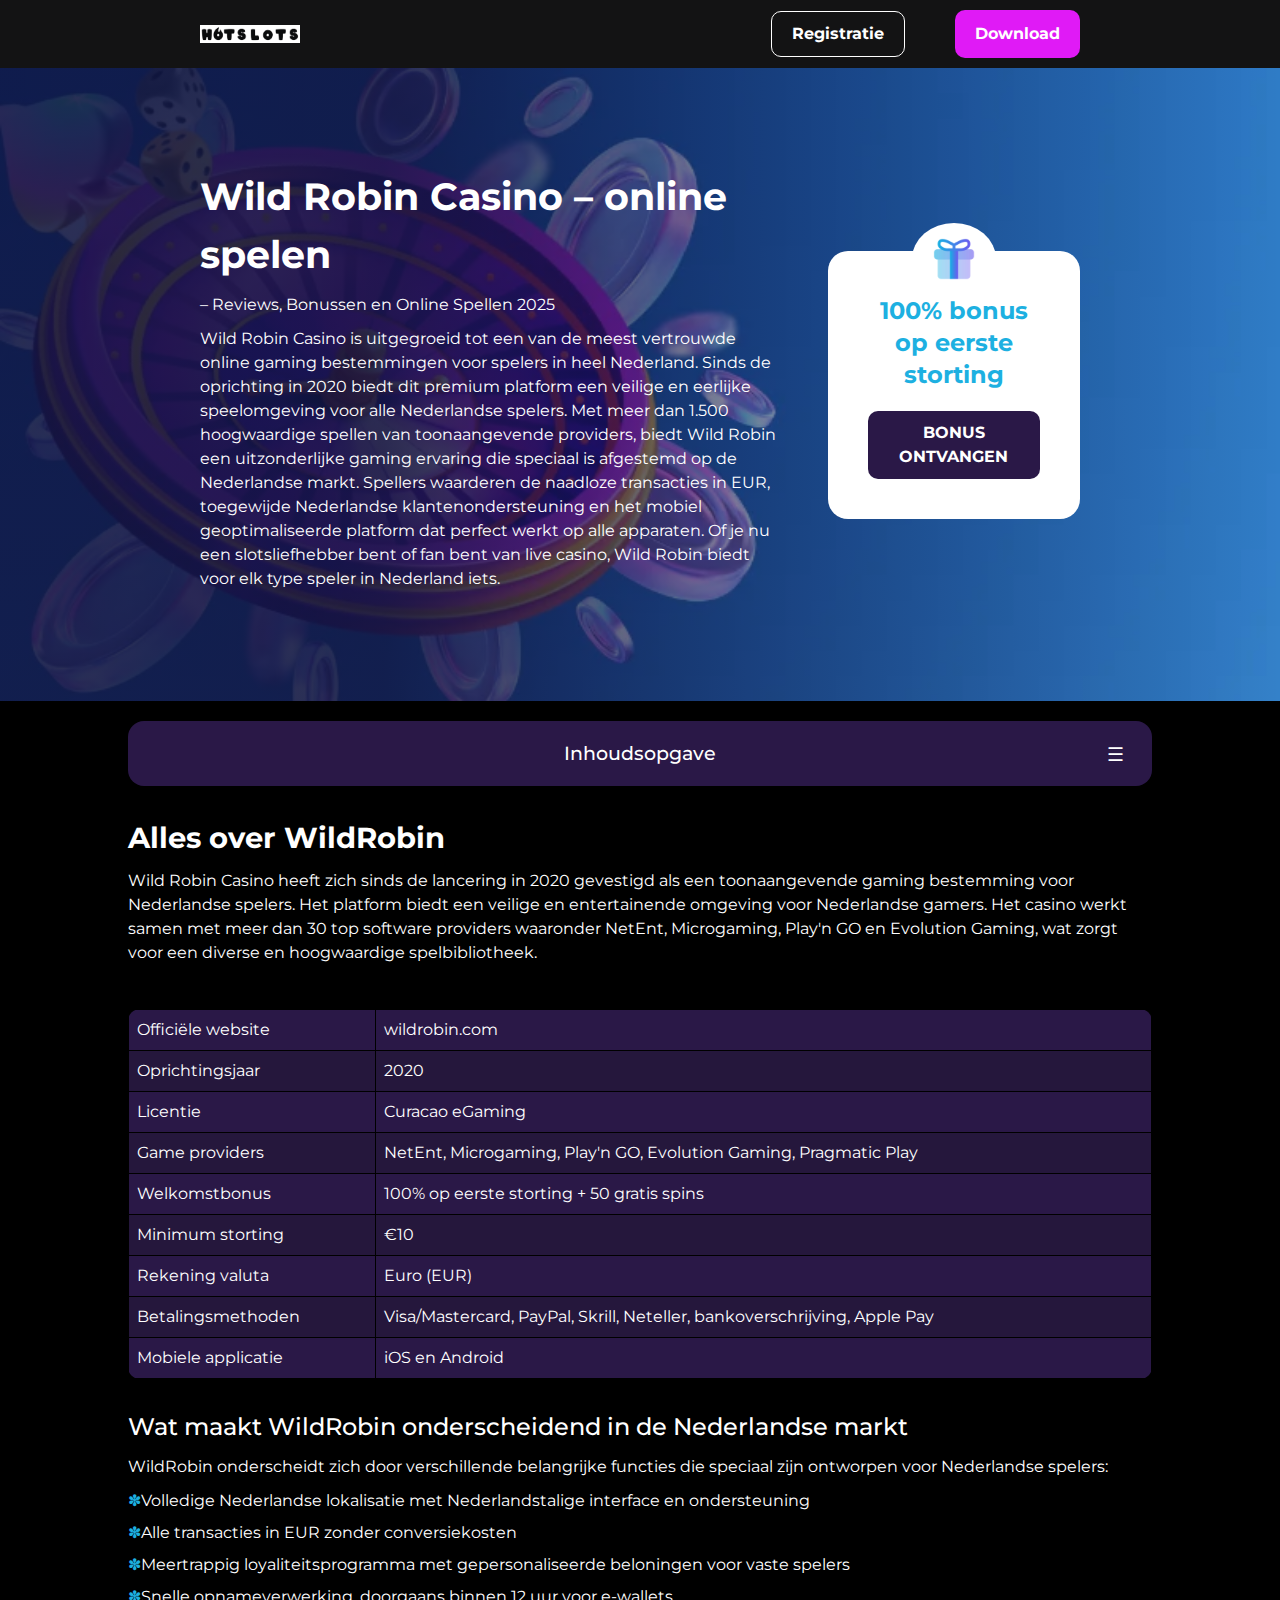
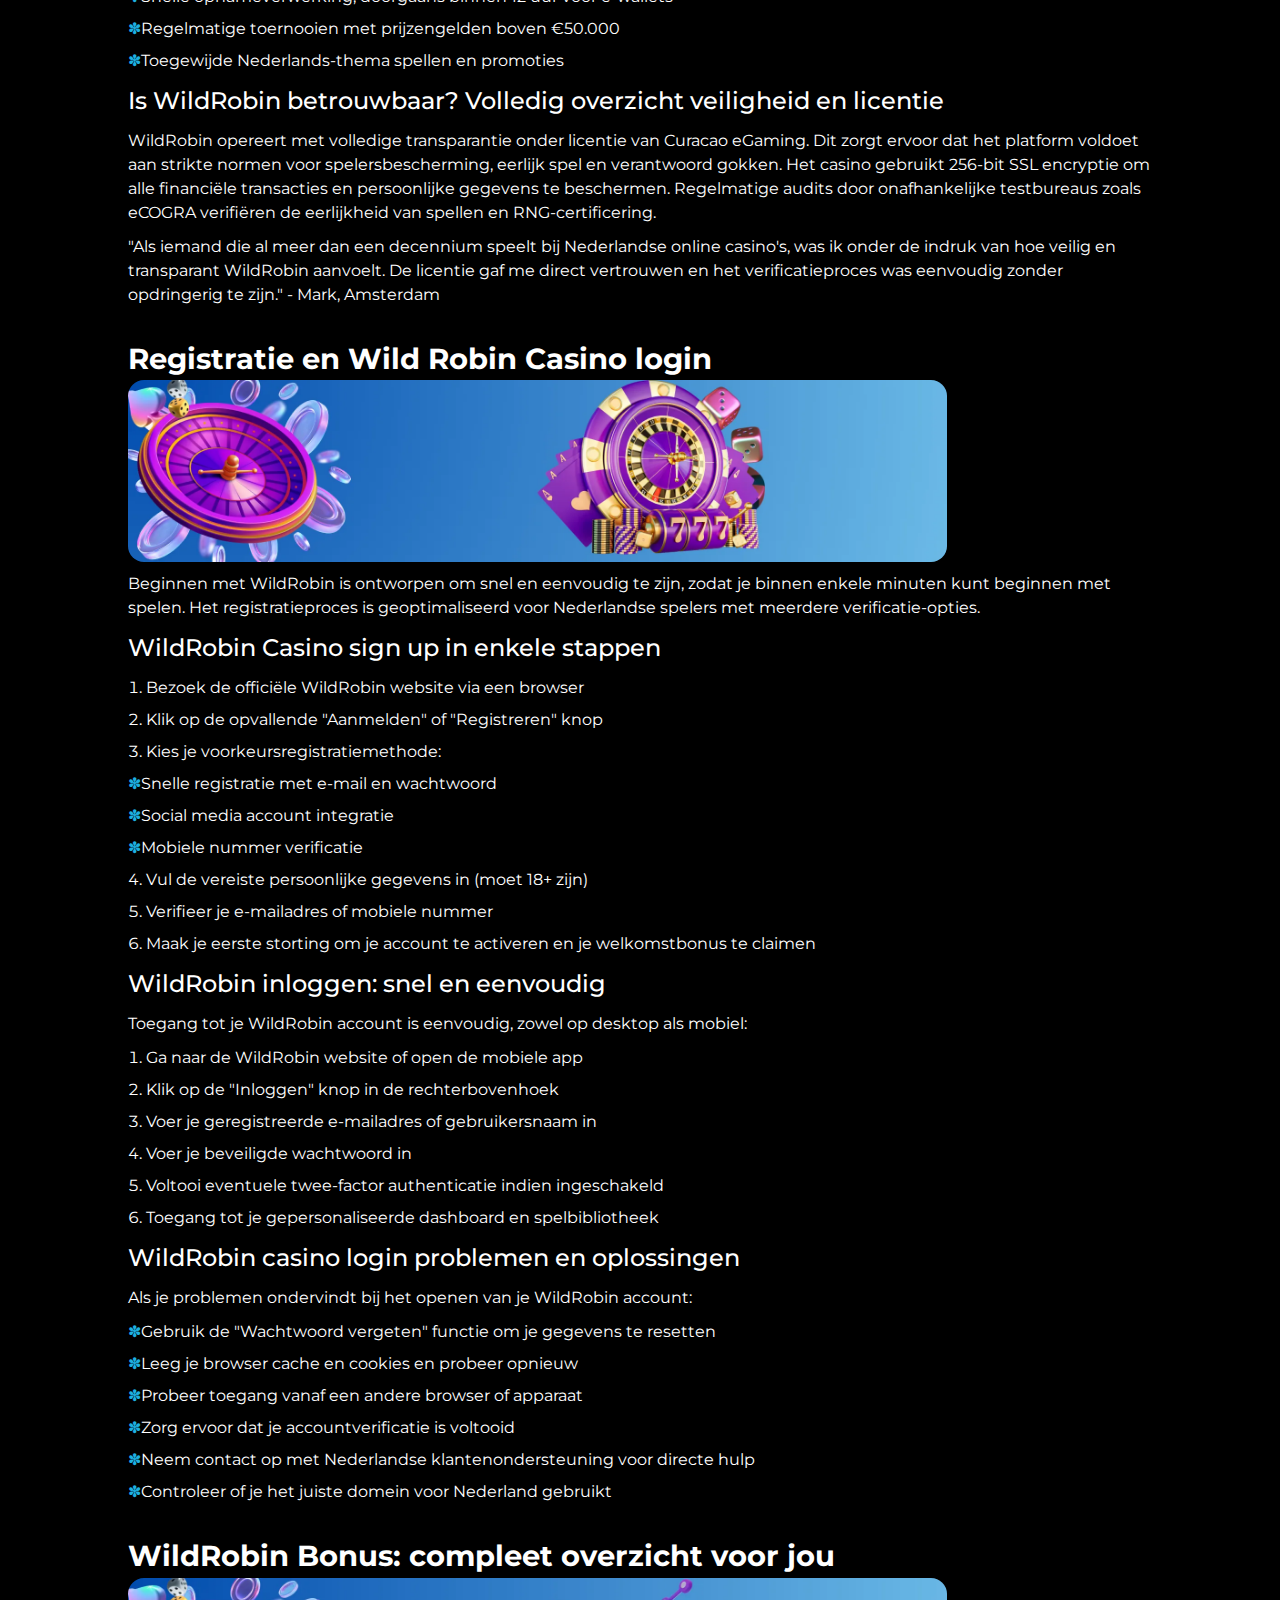
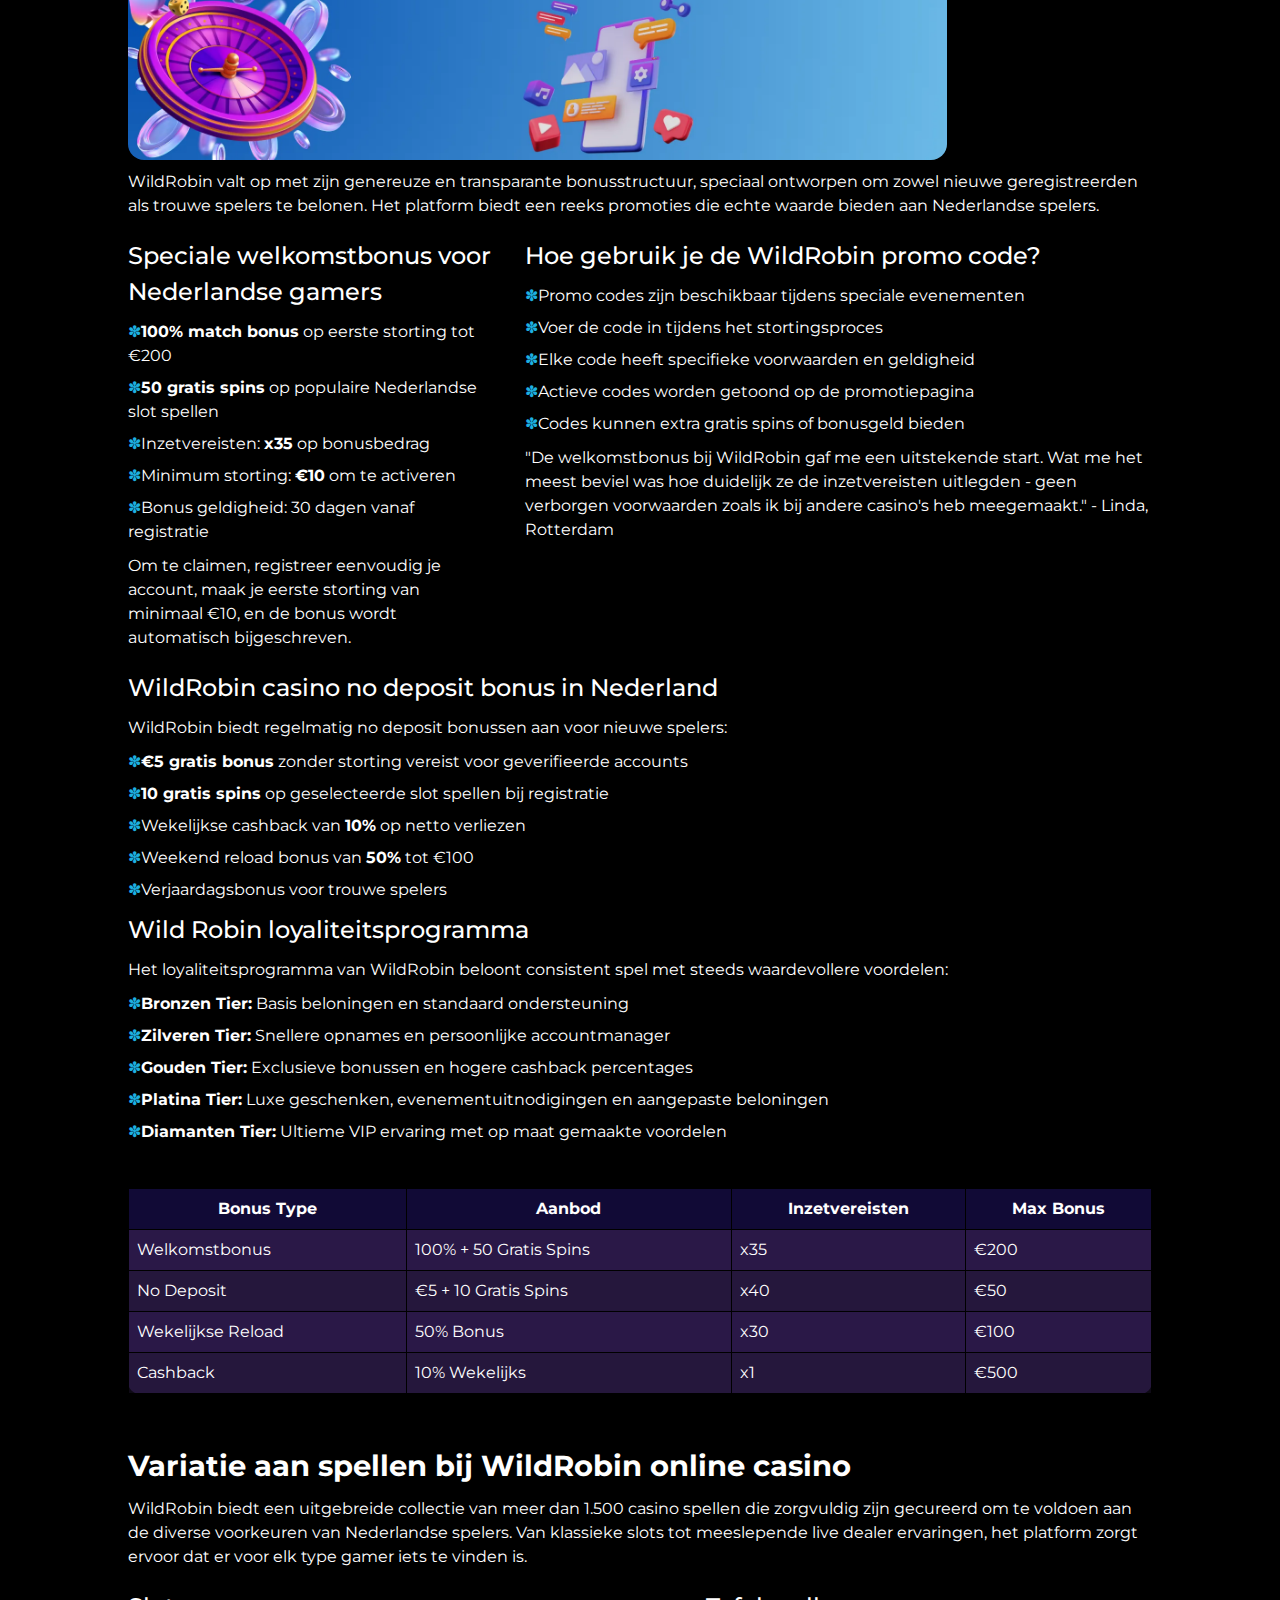
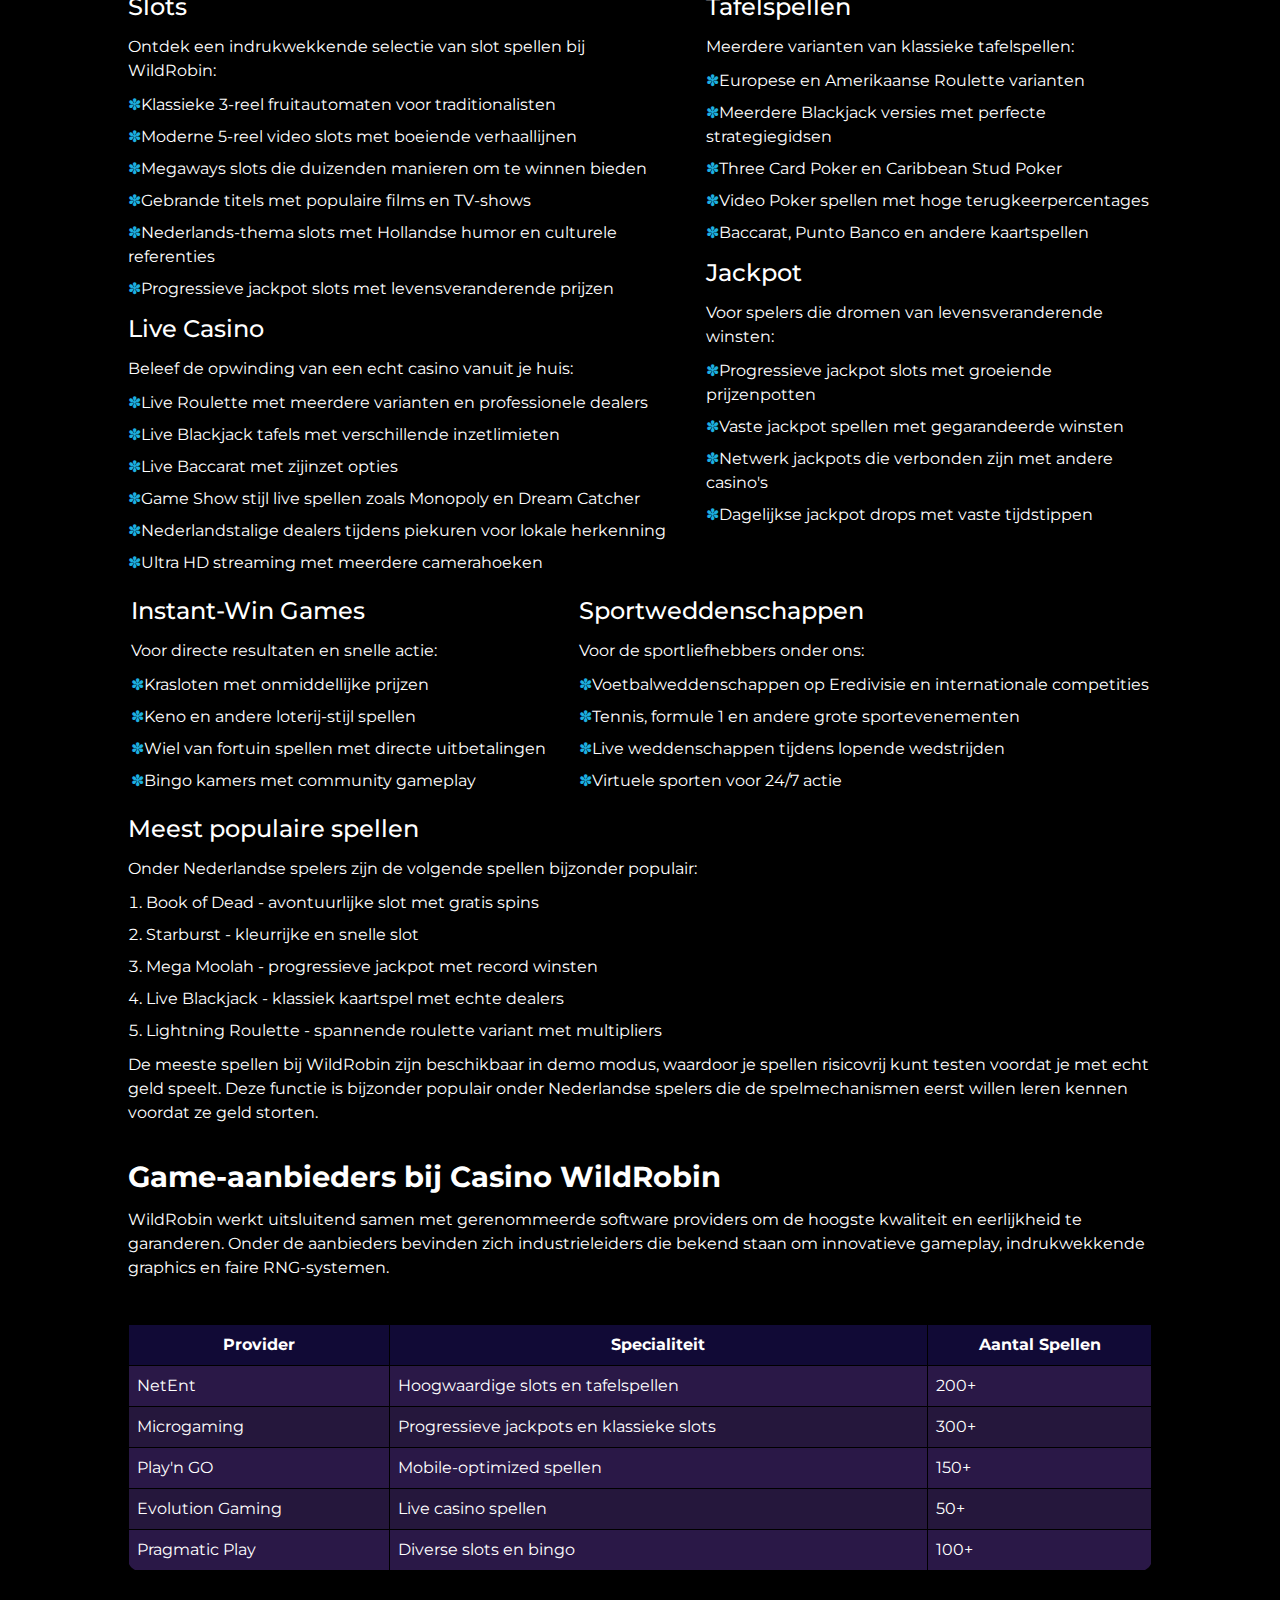
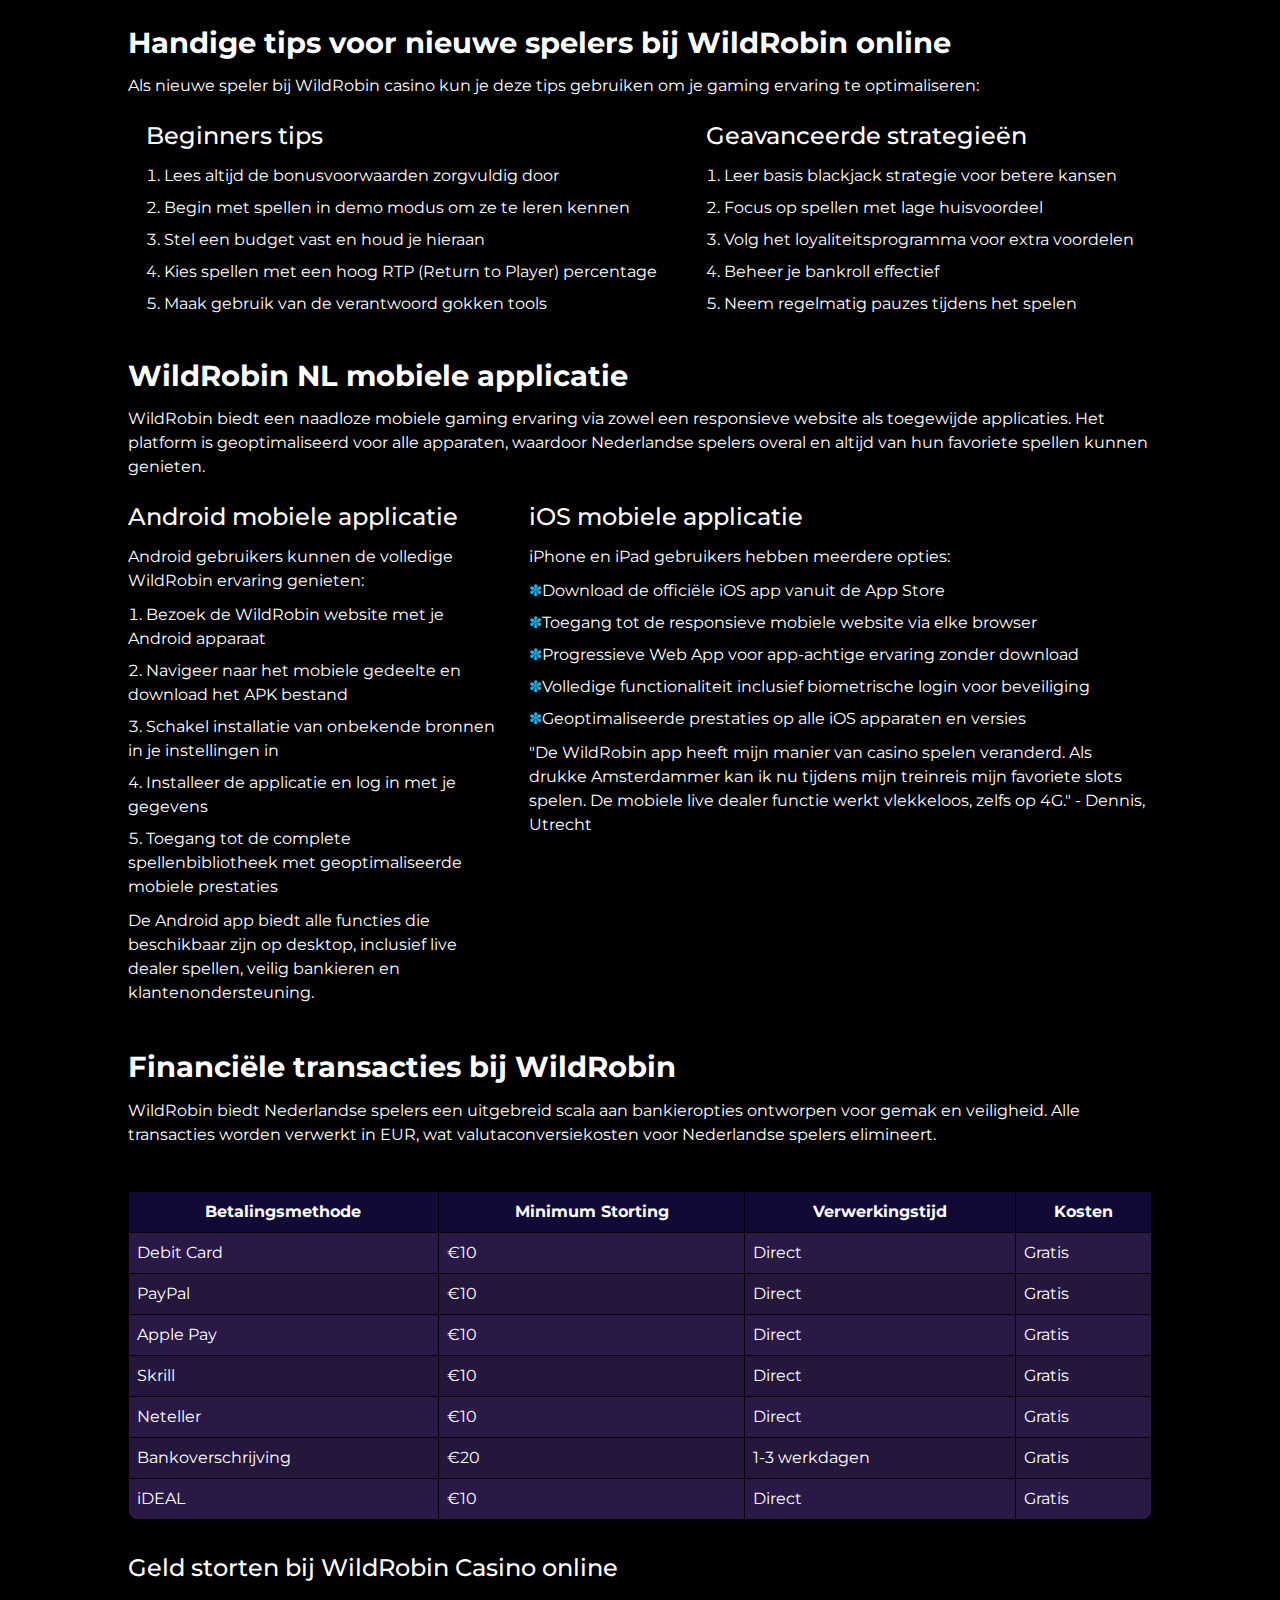
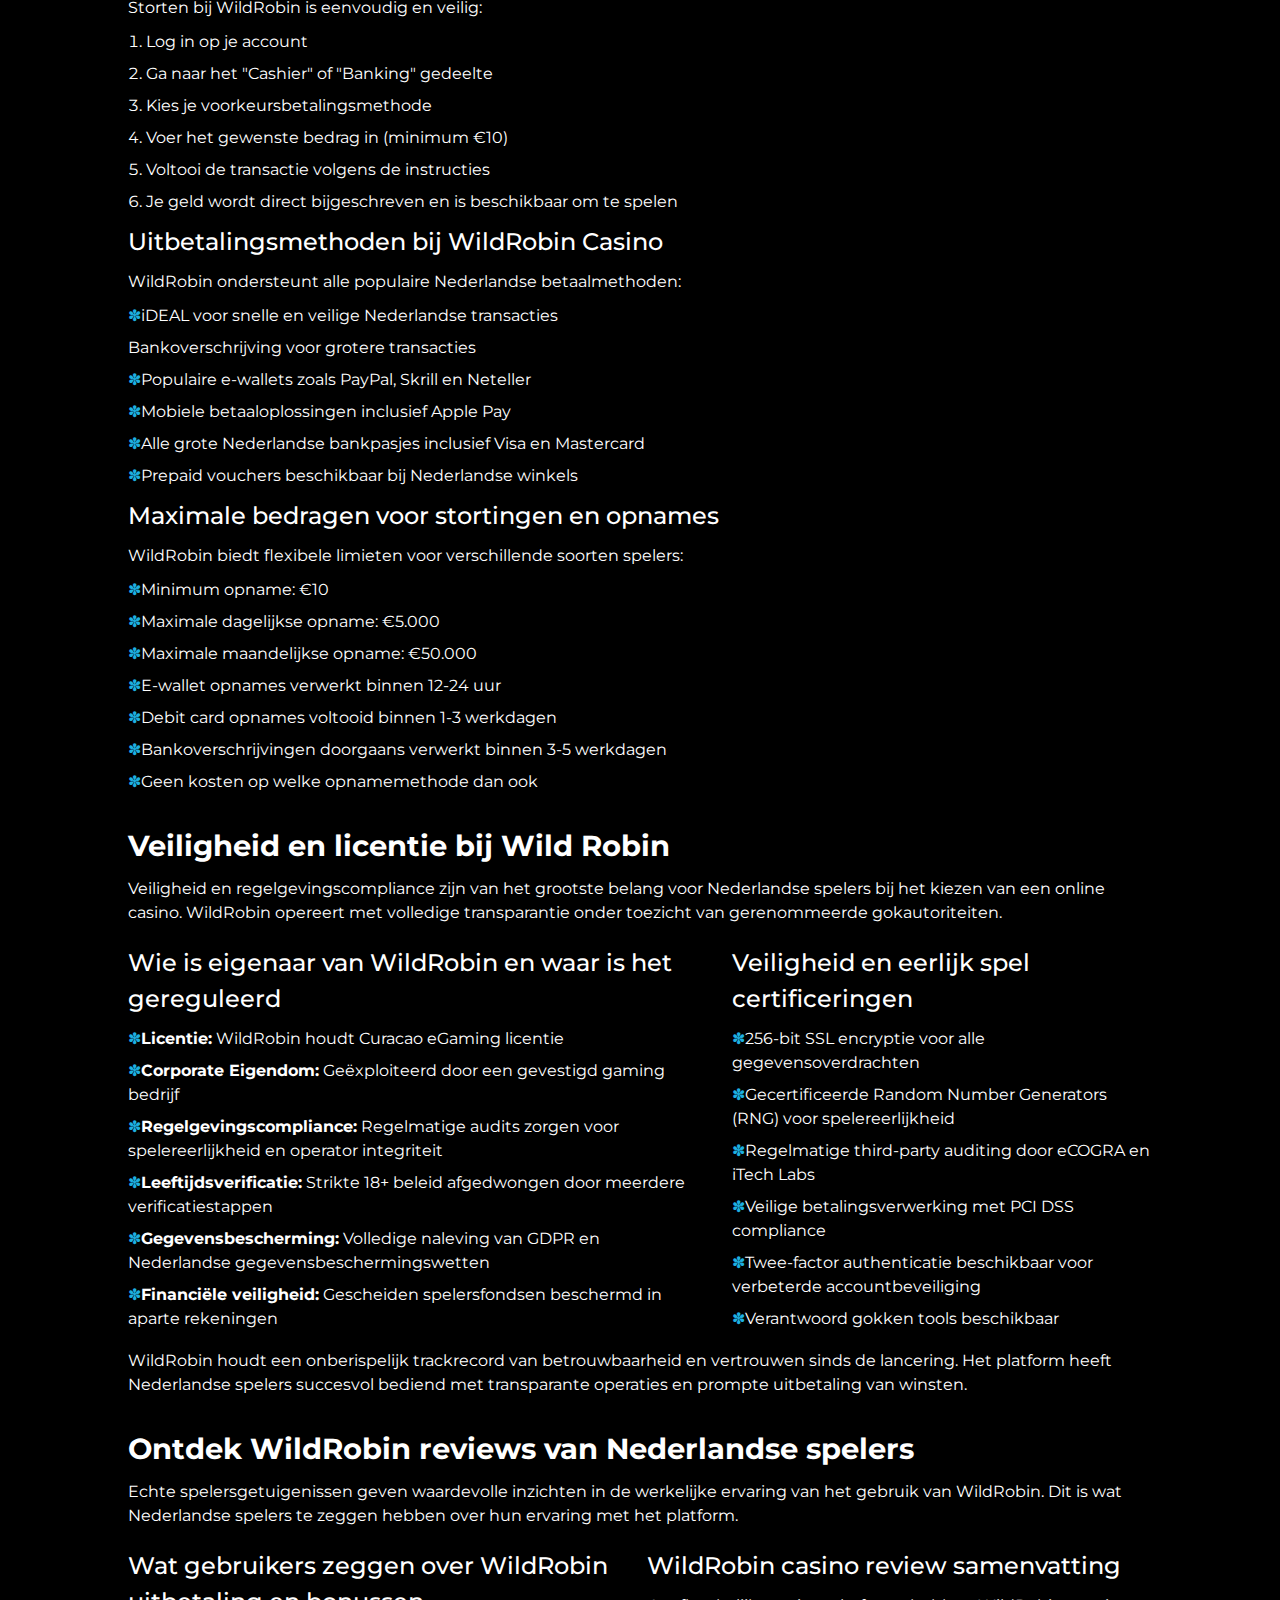
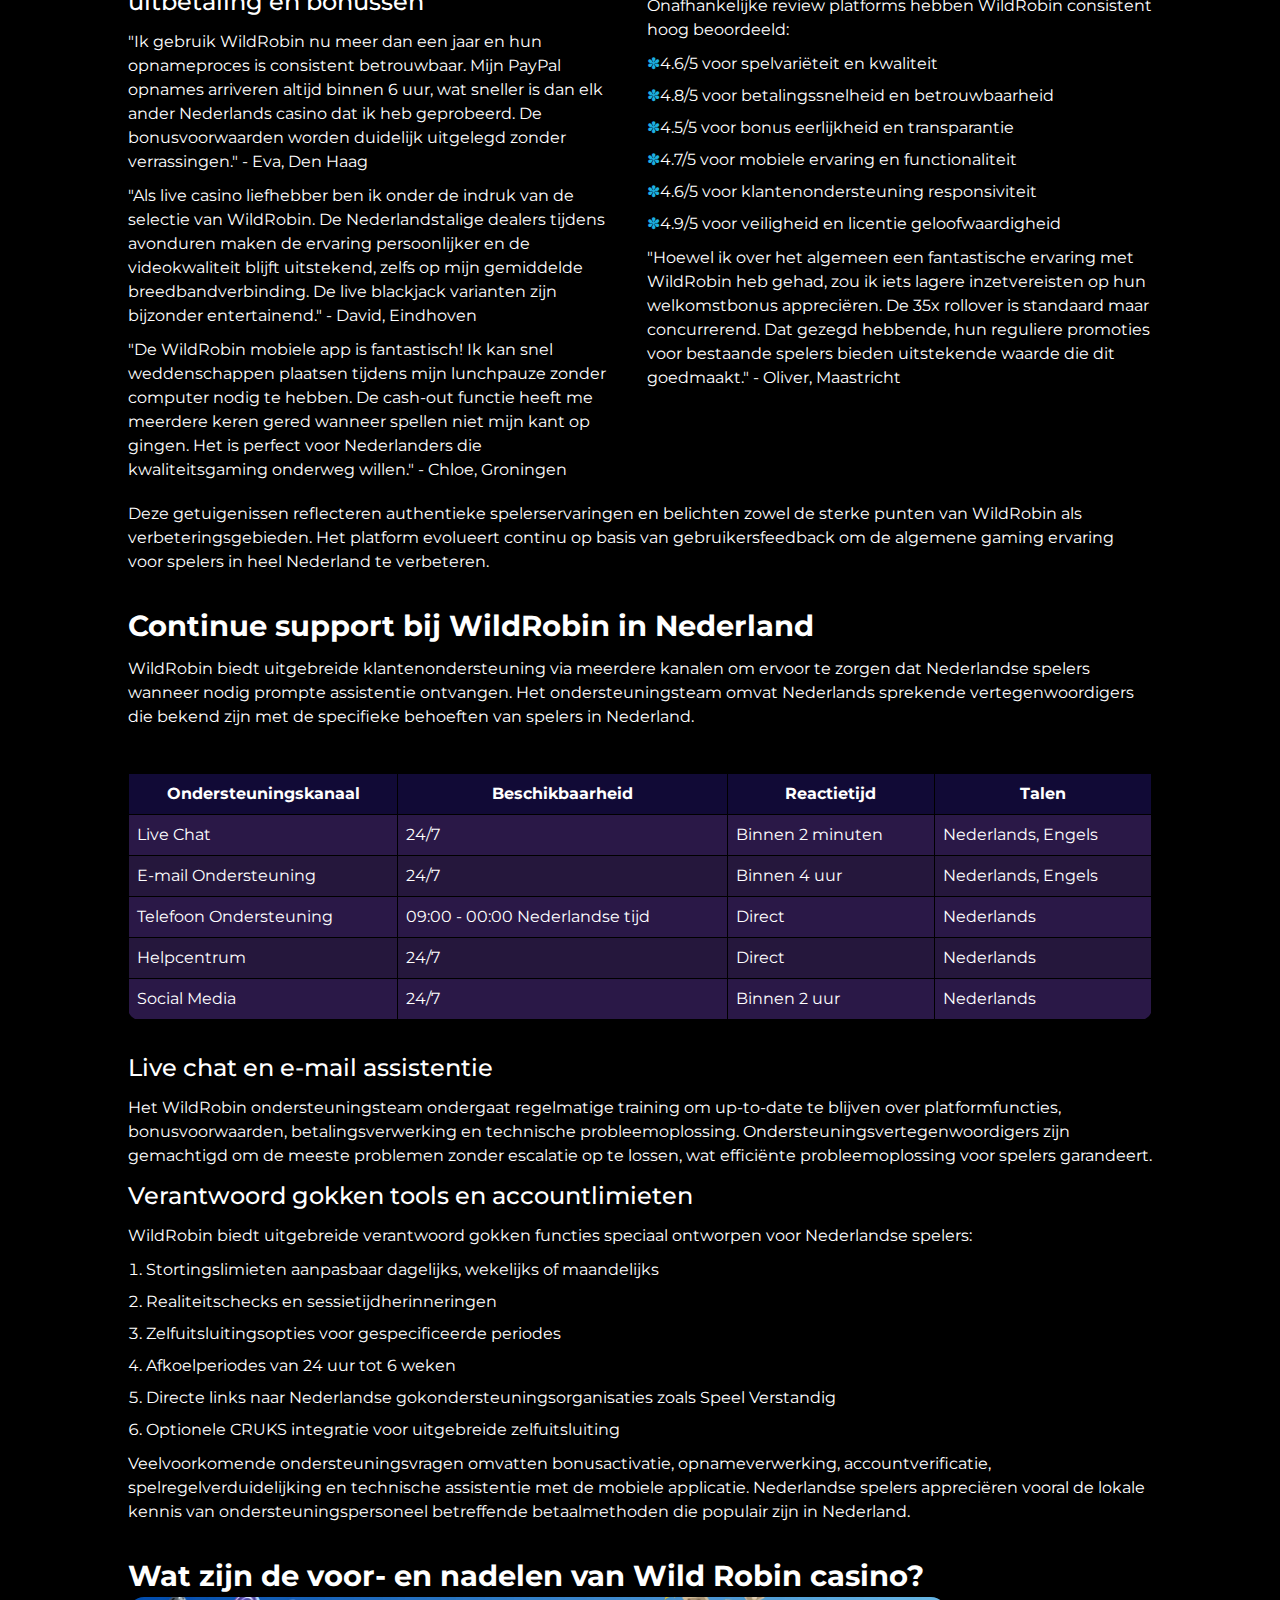
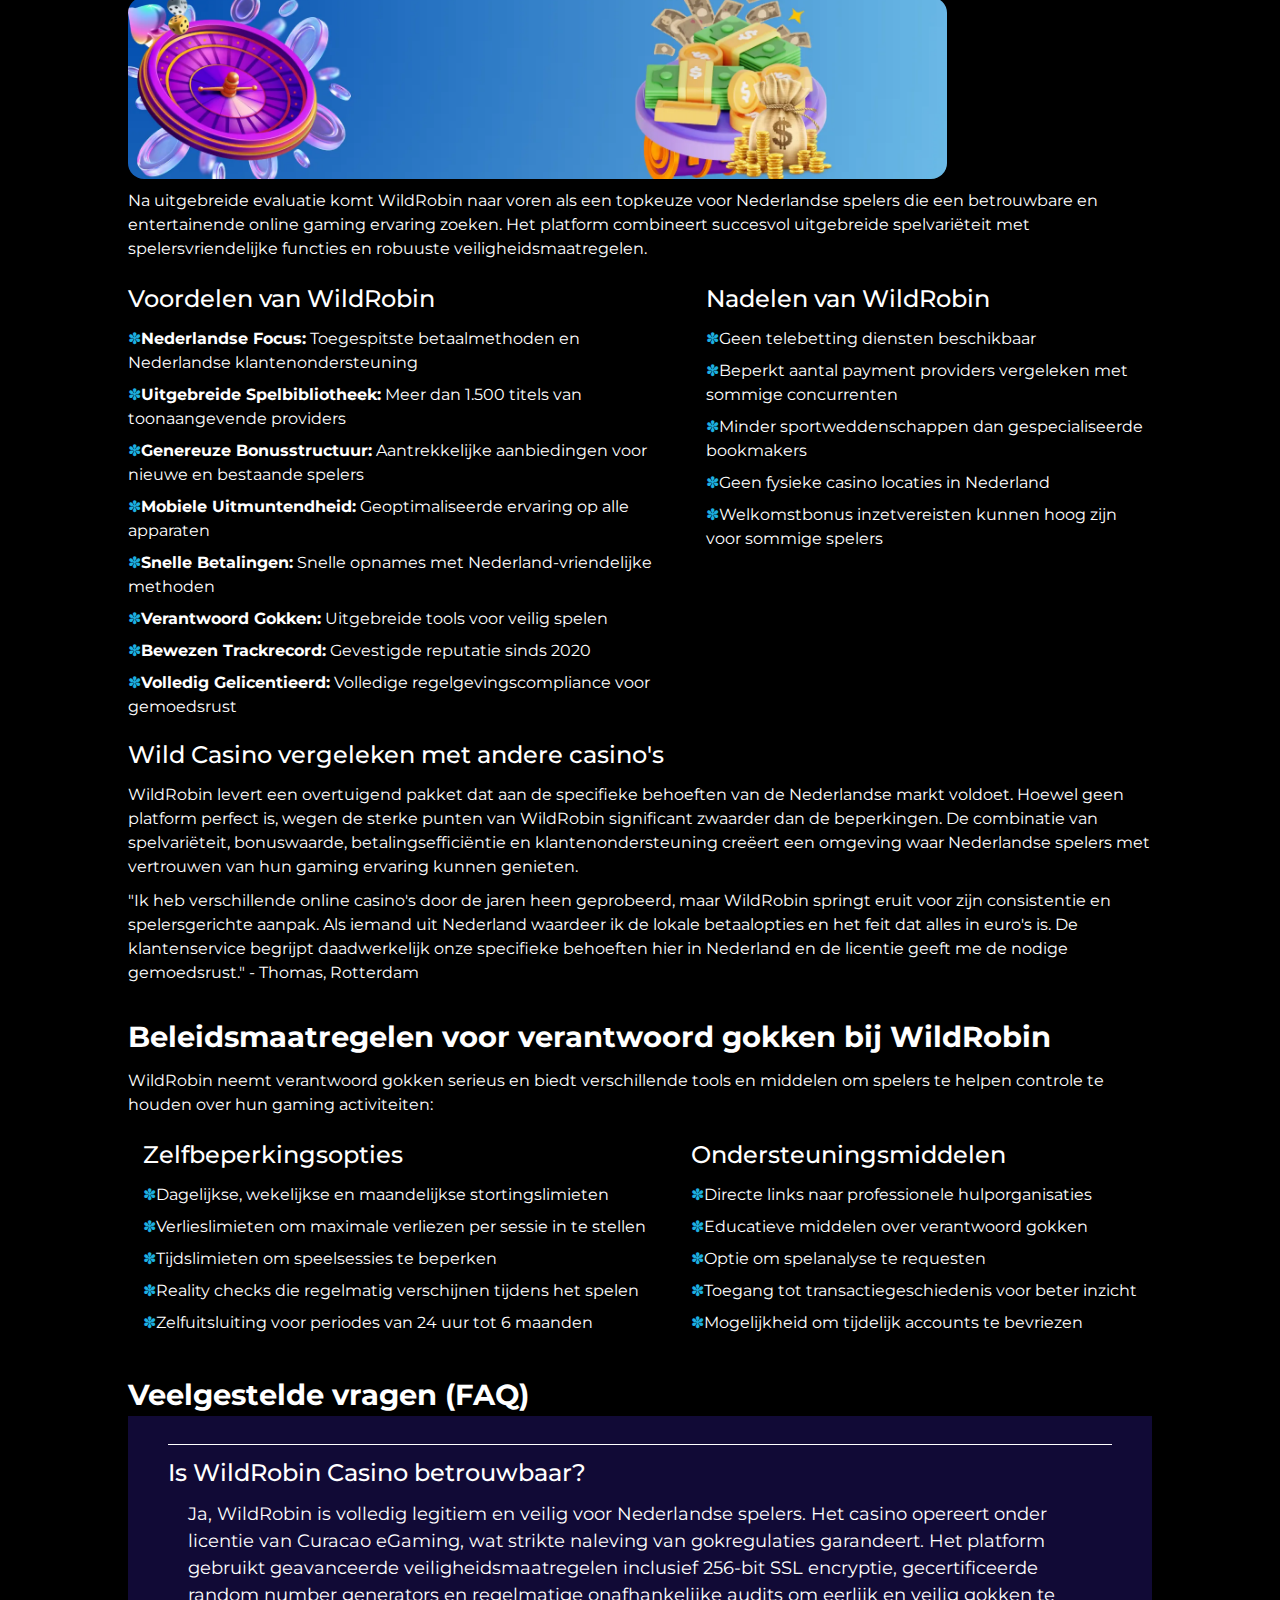
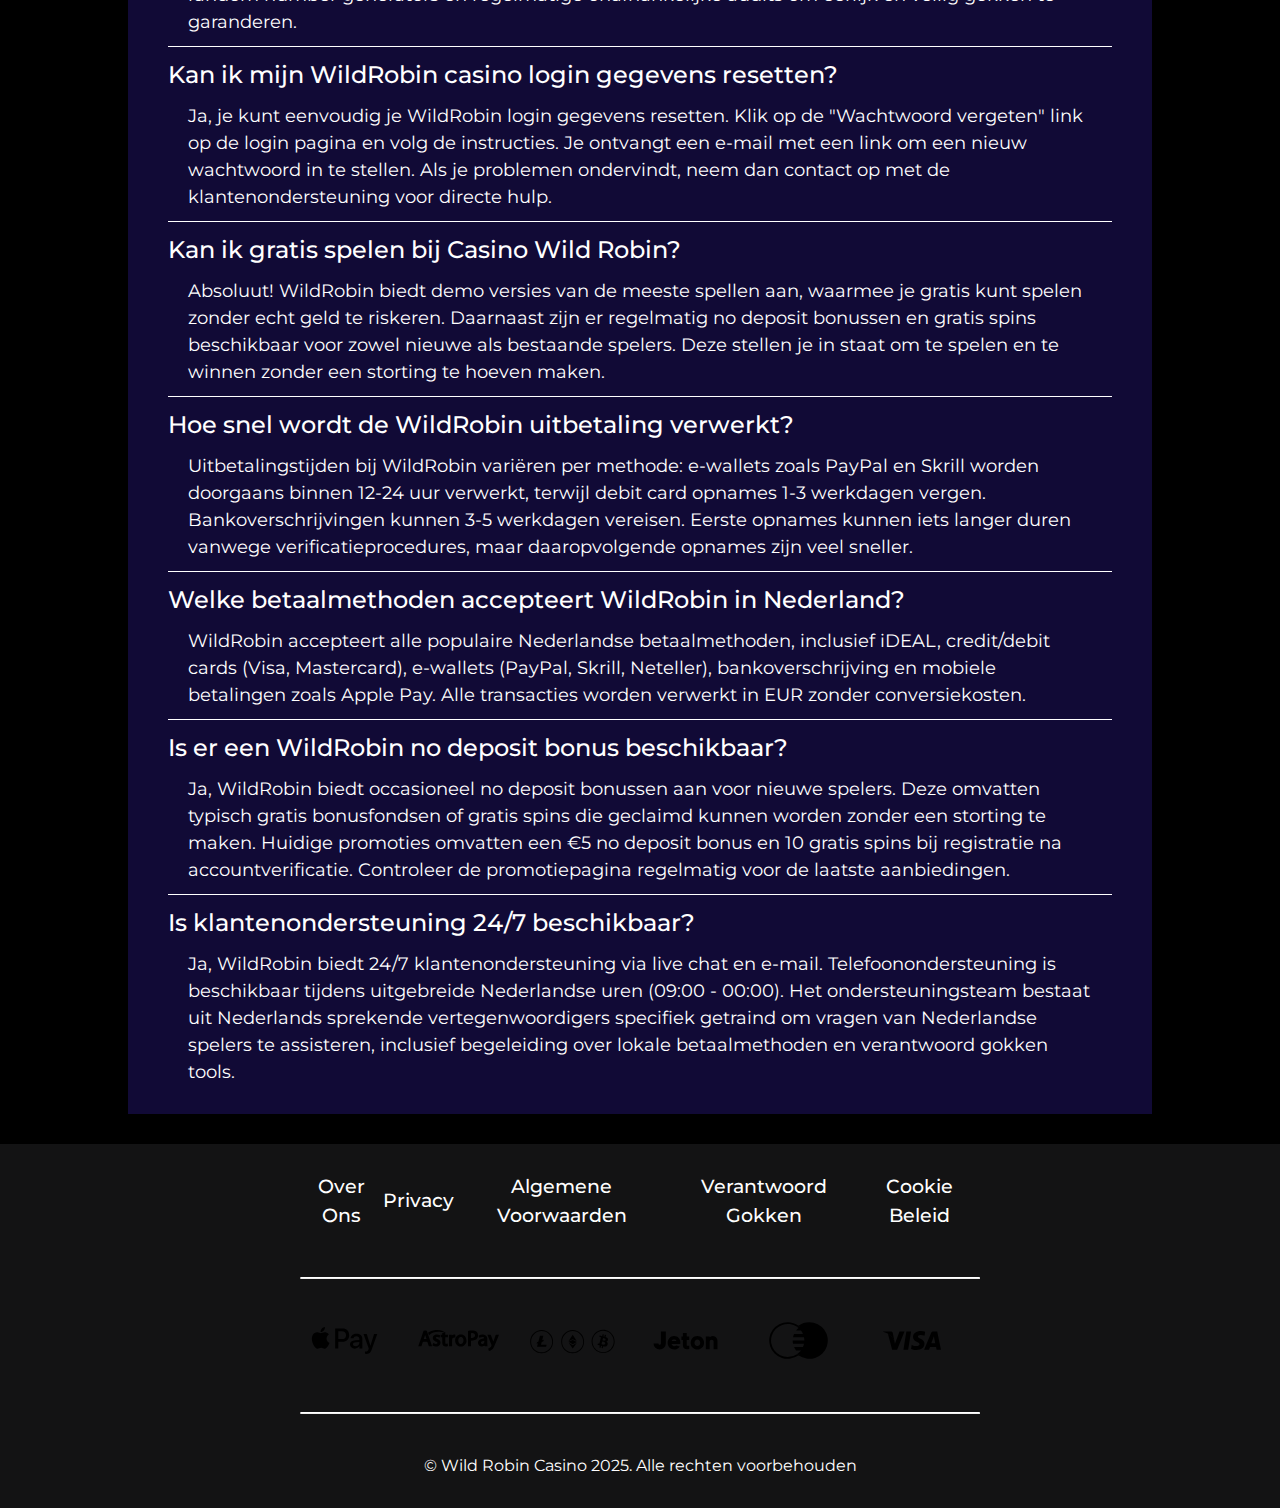
<file: nl-nl/index.html>
<!DOCTYPE html>
<html lang="nl-NL">
<head>
    <meta charset="UTF-8">
    <meta name="viewport" content="width=device-width, initial-scale=1.0">
    <link rel="stylesheet" href="/style.css">
    <link rel="shortcut icon" href="/favicon.ico" type="image/x-icon">
    <title>Wild Robin Casino – officiële website in Nederland | WildRobin inloggen</title>
    <meta name="description" content="Wildrobin – de officiële website van Wild Robin Casino. Registratie, inloggen, Wildrobin bonus en promotiecodes. Speel de beste gokkasten en live casino en win vandaag nog!">
    <meta name="googlebot" content="index,follow,noarchive">

<link rel="alternate" hreflang="nl-NL" href="https://wildrobin.doemaarlekker.nl/nl-nl/">
<link rel="alternate" hreflang="x-default" href="https://www.doemaarlekker.nl/">
<link rel="canonical" href="https://wildrobin.doemaarlekker.nl/nl-nl/">

    <meta property="og:type" content="website" />
    <meta property="og:title" content="Wild Robin Casino – officiële website in Nederland | WildRobin inloggen" />
    <meta property="og:description" content="Wildrobin – de officiële website van Wild Robin Casino. Registratie, inloggen, Wildrobin bonus en promotiecodes." />
    <meta property="og:url" content="https://wildrobin.doemaarlekker.nl/" />
    <meta property="og:site_name" content="Wild Robin Casino" />
    <meta property="og:image" content="https://wildrobin.doemaarlekker.nl/img/1.webp" />
    <meta property="og:locale" content="nl_NL" />

    <meta name="twitter:card" content="summary_large_image" />
    <meta name="twitter:title" content="Wild Robin Casino - Reviews en Exclusieve Bonussen" />
    <meta name="twitter:description" content="Wild Robin Casino: mobiele games, welkomstbonus en veilig systeem voor Nederlandse spelers." />
    <meta name="twitter:image" content="https://wildrobin.doemaarlekker.nl/img/1.webp" />

    <script type="application/ld+json">
    {
        "@context": "https://schema.org",
        "@type": "Article",
        "headline": "Wild Robin Casino - Complete Analyse 2025",
        "description": "Gedetailleerde gids voor Wild Robin Casino: registratie, bonussen, spellen en mobiele applicatie voor Nederlandse spelers.",
        "mainEntityOfPage": {
            "@type": "WebPage",
            "@id": "https://wildrobin.doemaarlekker.nl/"
        },
        "author": {
            "@type": "Person",
            "name": "Thomas Jansen",
            "url": "https://wildrobin.doemaarlekker.nl/"
        },
        "publisher": {
            "@type": "Organization",
            "name": "Wild Robin Casino",
            "logo": {
                "@type": "ImageObject",
                "url": "https://wildrobin.doemaarlekker.nl/img/logo.webp"
            }
        },
        "datePublished": "2025-10-21",
        "dateModified": "2025-10-21"
    }
    </script>

    <script type="application/ld+json">
    {
        "@context": "https://schema.org",
        "@type": "WebSite",
        "url": "https://wildrobin.doemaarlekker.nl/",
        "name": "Wild Robin Casino",
        "description": "Nederlands online casino Wild Robin Casino: spellen, bonussen en complete reviews.",
        "inLanguage": "nl-NL"
    }
    </script>

    <script type="application/ld+json">
    {
        "@context": "https://schema.org",
        "@type": "BreadcrumbList",
        "itemListElement": [{
                "@type": "ListItem",
                "position": 1,
                "name": "Home",
                "item": "https://wildrobin.doemaarlekker.nl/"
            },
            {
                "@type": "ListItem",
                "position": 2,
                "name": "🎰+100%",
                "item": "https://wildrobin.doemaarlekker.nl/"
            }
        ]
    }
    </script>

    <script type="application/ld+json">
    {
      "@context": "https://schema.org",
      "@type": "FAQPage",
      "mainEntity": [
        {
          "@type": "Question",
          "name": "Hoe registreer ik bij Wild Robin Casino?",
          "acceptedAnswer": {
            "@type": "Answer",
            "text": "Registratie duurt 2 minuten: e-mail, telefoonnummer en wachtwoord. Onmiddellijke verificatie."
          }
        },
        {
          "@type": "Question",
          "name": "Is er een mobiele app?",
          "acceptedAnswer": {
            "@type": "Answer",
            "text": "Ja, iOS en Android app beschikbaar met alle spellen."
          }
        },
        {
          "@type": "Question",
          "name": "Hoe krijg ik de welkomstbonus?",
          "acceptedAnswer": {
            "@type": "Answer",
            "text": "Na registratie en eerste storting, ontvang tot 100% bonus."
          }
        },
        {
          "@type": "Question",
          "name": "Wat zijn de uitbetalings tijden?",
          "acceptedAnswer": {
            "@type": "Answer",
            "text": "Bankoverschrijving: 1-3 dagen, e-wallets: maximaal 24 uur."
          }
        }
      ]
    }
    </script>
</head>
<body>

    <header>
        <div class="logo">
            <a href="/"><img src="/img/logo.webp" alt="Wild Robin Casino logo" width="140" height="70"></a>
        </div>
        
        <div class="header-btn">
            <a href="/play/" rel="nofollow" content="noindex" class="h-violet-btn">Registratie</a>
            <a href="/play/" rel="nofollow" content="noindex" class="h-accent-btn">Download</a>
        </div>
    </header> 

    <main>
        <div class="promo">
            <div class="promo-l">
                <h1>Wild Robin Casino – online spelen</h1>
                <p class="txt">
                    – Reviews, Bonussen en Online Spellen 2025
                </p>
                <p class="txt">
                    Wild Robin Casino is uitgegroeid tot een van de meest vertrouwde online gaming bestemmingen voor spelers in heel Nederland. Sinds de oprichting in 2020 biedt dit premium platform een veilige en eerlijke speelomgeving voor alle Nederlandse spelers. Met meer dan 1.500 hoogwaardige spellen van toonaangevende providers, biedt Wild Robin een uitzonderlijke gaming ervaring die speciaal is afgestemd op de Nederlandse markt. Spellers waarderen de naadloze transacties in EUR, toegewijde Nederlandse klantenondersteuning en het mobiel geoptimaliseerde platform dat perfect werkt op alle apparaten. Of je nu een slotsliefhebber bent of fan bent van live casino, Wild Robin biedt voor elk type speler in Nederland iets.
                </p>
            </div>

            <div class="promo-gift">
                <div class="gift-box">
                    <img class="gift-zoom" src="/img/gift.webp" alt="bonus cadeau" width="50" height="50">
                </div>

                <p class="txt-accent">
                    100% bonus op eerste storting
                </p>

                <a href="/play/" rel="nofollow" content="noindex" class="btn-accent">Bonus ontvangen</a>
            </div>
        </div>

        <div class="wrapper">
            <div class="navigation">
                <input type="checkbox" id="toggle-nav" hidden>
                <label for="toggle-nav" class="txt-nav">Inhoudsopgave</label>

                <ul class="nav-list">
                    <li class="nav-item"><a href="#review">Wild Robin Casino Review</a></li>
                    <li class="nav-item"><a href="#inscription">Registratie en Wild Robin Casino login</a></li>
                    <li class="nav-item"><a href="#bonus">WildRobin Bonus: compleet overzicht voor jou</a></li>
                    <li class="nav-item"><a href="#jeux">Variatie aan spellen bij WildRobin online casino</a></li>
                    <li class="nav-item"><a href="#prestataires">WildRobin NL mobiele applicatie</a></li>
                    <li class="nav-item"><a href="#conseils">Financiële transacties bij WildRobin</a></li>
                    <li class="nav-item"><a href="#mobile">Veiligheid en licentie bij Wild Robin</a></li>
                    <li class="nav-item"><a href="#demo">Ontdek WildRobin reviews van Nederlandse spelers</a></li>
                    <li class="nav-item"><a href="#deposit">Continue support bij WildRobin in Nederland</a></li>
                    <li class="nav-item"><a href="#withdrawal">Wat zijn de voor- en nadelen van Wild Robin casino?</a></li>
                    <li class="nav-item"><a href="#limites">FAQ</a></li>
                </ul>
            </div>

            <div class="container" id="review">
                <h2>Alles over WildRobin</h2>
                <p class="txt">
                    Wild Robin Casino heeft zich sinds de lancering in 2020 gevestigd als een toonaangevende gaming bestemming voor Nederlandse spelers. Het platform biedt een veilige en entertainende omgeving voor Nederlandse gamers. Het casino werkt samen met meer dan 30 top software providers waaronder NetEnt, Microgaming, Play'n GO en Evolution Gaming, wat zorgt voor een diverse en hoogwaardige spelbibliotheek.
                </p>
                
                <div class="table-wrapper">         
                    <table>
                        <tbody>
                        <tr>
                            <td>Officiële website</td>
                            <td>wildrobin.com</td>
                        </tr>
                        <tr>
                            <td>Oprichtingsjaar</td>
                            <td>2020</td>
                        </tr>
                        <tr>
                            <td>Licentie</td>
                            <td>Curacao eGaming</td>
                        </tr>
                        <tr>
                            <td>Game providers</td>
                            <td>NetEnt, Microgaming, Play'n GO, Evolution Gaming, Pragmatic Play</td>
                        </tr>
                        <tr>
                            <td>Welkomstbonus</td>
                            <td>100% op eerste storting + 50 gratis spins</td>
                        </tr>
                        <tr>
                            <td>Minimum storting</td>
                            <td>€10</td>
                        </tr>
                        <tr>
                            <td>Rekening valuta</td>
                            <td>Euro (EUR)</td>
                        </tr>
                        <tr>
                            <td>Betalingsmethoden</td>
                            <td>Visa/Mastercard, PayPal, Skrill, Neteller, bankoverschrijving, Apple Pay</td>
                        </tr>
                        <tr>
                            <td>Mobiele applicatie</td>
                            <td>iOS en Android</td>
                        </tr>
                        </tbody>
                    </table>
                </div>

                <h3>Wat maakt WildRobin onderscheidend in de Nederlandse markt</h3>
                <p class="txt">
                    WildRobin onderscheidt zich door verschillende belangrijke functies die speciaal zijn ontworpen voor Nederlandse spelers:
                </p>
                <ul>
                    <li>Volledige Nederlandse lokalisatie met Nederlandstalige interface en ondersteuning</li>
                    <li>Alle transacties in EUR zonder conversiekosten</li>
                    <li>Meertrappig loyaliteitsprogramma met gepersonaliseerde beloningen voor vaste spelers</li>
                    <li>Snelle opnameverwerking, doorgaans binnen 12 uur voor e-wallets</li>
                    <li>Regelmatige toernooien met prijzengelden boven €50.000</li>
                    <li>Toegewijde Nederlands-thema spellen en promoties</li>
                </ul>

                <h3>Is WildRobin betrouwbaar? Volledig overzicht veiligheid en licentie</h3>
                <p class="txt">
                    WildRobin opereert met volledige transparantie onder licentie van Curacao eGaming. Dit zorgt ervoor dat het platform voldoet aan strikte normen voor spelersbescherming, eerlijk spel en verantwoord gokken. Het casino gebruikt 256-bit SSL encryptie om alle financiële transacties en persoonlijke gegevens te beschermen. Regelmatige audits door onafhankelijke testbureaus zoals eCOGRA verifiëren de eerlijkheid van spellen en RNG-certificering.
                </p>
                <p class="txt">
                    "Als iemand die al meer dan een decennium speelt bij Nederlandse online casino's, was ik onder de indruk van hoe veilig en transparant WildRobin aanvoelt. De licentie gaf me direct vertrouwen en het verificatieproces was eenvoudig zonder opdringerig te zijn." - Mark, Amsterdam
                </p>
            </div>

            <div class="container" id="inscription">
                <h2>Registratie en Wild Robin Casino login</h2>
                <img src="/img/3.webp" alt="Wild Robin Registratie" width="1000" height="800">
                <p class="txt">
                    Beginnen met WildRobin is ontworpen om snel en eenvoudig te zijn, zodat je binnen enkele minuten kunt beginnen met spelen. Het registratieproces is geoptimaliseerd voor Nederlandse spelers met meerdere verificatie-opties.
                </p>
                
                <h3>WildRobin Casino sign up in enkele stappen</h3>
                <ol>
                    <li>Bezoek de officiële WildRobin website via een browser</li>
                    <li>Klik op de opvallende "Aanmelden" of "Registreren" knop</li>
                    <li>Kies je voorkeursregistratiemethode:
                        <ul>
                            <li>Snelle registratie met e-mail en wachtwoord</li>
                            <li>Social media account integratie</li>
                            <li>Mobiele nummer verificatie</li>
                        </ul>
                    </li>
                    <li>Vul de vereiste persoonlijke gegevens in (moet 18+ zijn)</li>
                    <li>Verifieer je e-mailadres of mobiele nummer</li>
                    <li>Maak je eerste storting om je account te activeren en je welkomstbonus te claimen</li>
                </ol>

                <h3>WildRobin inloggen: snel en eenvoudig</h3>
                <p class="txt">
                    Toegang tot je WildRobin account is eenvoudig, zowel op desktop als mobiel:
                </p>
                <ol>
                    <li>Ga naar de WildRobin website of open de mobiele app</li>
                    <li>Klik op de "Inloggen" knop in de rechterbovenhoek</li>
                    <li>Voer je geregistreerde e-mailadres of gebruikersnaam in</li>
                    <li>Voer je beveiligde wachtwoord in</li>
                    <li>Voltooi eventuele twee-factor authenticatie indien ingeschakeld</li>
                    <li>Toegang tot je gepersonaliseerde dashboard en spelbibliotheek</li>
                </ol>

                <h3>WildRobin casino login problemen en oplossingen</h3>
                <p class="txt">
                    Als je problemen ondervindt bij het openen van je WildRobin account:
                </p>
                <ul>
                    <li>Gebruik de "Wachtwoord vergeten" functie om je gegevens te resetten</li>
                    <li>Leeg je browser cache en cookies en probeer opnieuw</li>
                    <li>Probeer toegang vanaf een andere browser of apparaat</li>
                    <li>Zorg ervoor dat je accountverificatie is voltooid</li>
                    <li>Neem contact op met Nederlandse klantenondersteuning voor directe hulp</li>
                    <li>Controleer of je het juiste domein voor Nederland gebruikt</li>
                </ul>
            </div>

            <div class="container" id="bonus">
                <h2>WildRobin Bonus: compleet overzicht voor jou</h2>
                <img src="/img/1.webp" alt="Wild Robin Bonus" width="1000" height="800">
                <p class="txt">
                    WildRobin valt op met zijn genereuze en transparante bonusstructuur, speciaal ontworpen om zowel nieuwe geregistreerden als trouwe spelers te belonen. Het platform biedt een reeks promoties die echte waarde bieden aan Nederlandse spelers.
                </p>
                
                <div class="promoties-bonus">
                    <div>
                        <h3>Speciale welkomstbonus voor Nederlandse gamers</h3>
                        <ul>
                            <li><strong>100% match bonus</strong> op eerste storting tot €200</li>
                            <li><strong>50 gratis spins</strong> op populaire Nederlandse slot spellen</li>
                            <li>Inzetvereisten: <strong>x35</strong> op bonusbedrag</li>
                            <li>Minimum storting: <strong>€10</strong> om te activeren</li>
                            <li>Bonus geldigheid: 30 dagen vanaf registratie</li>
                        </ul>
                        <p class="txt">
                            Om te claimen, registreer eenvoudig je account, maak je eerste storting van minimaal €10, en de bonus wordt automatisch bijgeschreven.
                        </p>
                    </div>
                    
                    <div>
                        <h3>Hoe gebruik je de WildRobin promo code?</h3>
                        <ul>
                            <li>Promo codes zijn beschikbaar tijdens speciale evenementen</li>
                            <li>Voer de code in tijdens het stortingsproces</li>
                            <li>Elke code heeft specifieke voorwaarden en geldigheid</li>
                            <li>Actieve codes worden getoond op de promotiepagina</li>
                            <li>Codes kunnen extra gratis spins of bonusgeld bieden</li>
                        </ul>
                        <p class="txt">
                            "De welkomstbonus bij WildRobin gaf me een uitstekende start. Wat me het meest beviel was hoe duidelijk ze de inzetvereisten uitlegden - geen verborgen voorwaarden zoals ik bij andere casino's heb meegemaakt." - Linda, Rotterdam
                        </p>
                    </div>
                </div>
                
                <h3>WildRobin casino no deposit bonus in Nederland</h3>
                <p class="txt">
                    WildRobin biedt regelmatig no deposit bonussen aan voor nieuwe spelers:
                </p>
                <ul>
                    <li><strong>€5 gratis bonus</strong> zonder storting vereist voor geverifieerde accounts</li>
                    <li><strong>10 gratis spins</strong> op geselecteerde slot spellen bij registratie</li>
                    <li>Wekelijkse cashback van <strong>10%</strong> op netto verliezen</li>
                    <li>Weekend reload bonus van <strong>50%</strong> tot €100</li>
                    <li>Verjaardagsbonus voor trouwe spelers</li>
                </ul>
                
                <h3>Wild Robin loyaliteitsprogramma</h3>
                <p class="txt">
                    Het loyaliteitsprogramma van WildRobin beloont consistent spel met steeds waardevollere voordelen:
                </p>
                <ul>
                    <li><strong>Bronzen Tier:</strong> Basis beloningen en standaard ondersteuning</li>
                    <li><strong>Zilveren Tier:</strong> Snellere opnames en persoonlijke accountmanager</li>
                    <li><strong>Gouden Tier:</strong> Exclusieve bonussen en hogere cashback percentages</li>
                    <li><strong>Platina Tier:</strong> Luxe geschenken, evenementuitnodigingen en aangepaste beloningen</li>
                    <li><strong>Diamanten Tier:</strong> Ultieme VIP ervaring met op maat gemaakte voordelen</li>
                </ul>
                
                <div class="table-wrapper">
                    <table>
                        <thead>
                            <tr>
                                <th>Bonus Type</th>
                                <th>Aanbod</th>
                                <th>Inzetvereisten</th>
                                <th>Max Bonus</th>
                            </tr>
                        </thead>
                        <tbody>
                            <tr>
                                <td>Welkomstbonus</td>
                                <td>100% + 50 Gratis Spins</td>
                                <td>x35</td>
                                <td>€200</td>
                            </tr>
                            <tr>
                                <td>No Deposit</td>
                                <td>€5 + 10 Gratis Spins</td>
                                <td>x40</td>
                                <td>€50</td>
                            </tr>
                            <tr>
                                <td>Wekelijkse Reload</td>
                                <td>50% Bonus</td>
                                <td>x30</td>
                                <td>€100</td>
                            </tr>
                            <tr>
                                <td>Cashback</td>
                                <td>10% Wekelijks</td>
                                <td>x1</td>
                                <td>€500</td>
                            </tr>
                        </tbody>
                    </table>
                </div>
            </div>

            <div class="container" id="jeux">
                <h2>Variatie aan spellen bij WildRobin online casino</h2>
                <p class="txt">
                    WildRobin biedt een uitgebreide collectie van meer dan 1.500 casino spellen die zorgvuldig zijn gecureerd om te voldoen aan de diverse voorkeuren van Nederlandse spelers. Van klassieke slots tot meeslepende live dealer ervaringen, het platform zorgt ervoor dat er voor elk type gamer iets te vinden is.
                </p>
                
                <div class="promoties-bonus">
                    <div>
                        <h3>Slots</h3>
                        <p class="txt">
                            Ontdek een indrukwekkende selectie van slot spellen bij WildRobin:
                        </p>
                        <ul>
                            <li>Klassieke 3-reel fruitautomaten voor traditionalisten</li>
                            <li>Moderne 5-reel video slots met boeiende verhaallijnen</li>
                            <li>Megaways slots die duizenden manieren om te winnen bieden</li>
                            <li>Gebrande titels met populaire films en TV-shows</li>
                            <li>Nederlands-thema slots met Hollandse humor en culturele referenties</li>
                            <li>Progressieve jackpot slots met levensveranderende prijzen</li>
                        </ul>
                        
                        <h3>Live Casino</h3>
                        <p class="txt">
                            Beleef de opwinding van een echt casino vanuit je huis:
                        </p>
                        <ul>
                            <li>Live Roulette met meerdere varianten en professionele dealers</li>
                            <li>Live Blackjack tafels met verschillende inzetlimieten</li>
                            <li>Live Baccarat met zijinzet opties</li>
                            <li>Game Show stijl live spellen zoals Monopoly en Dream Catcher</li>
                            <li>Nederlandstalige dealers tijdens piekuren voor lokale herkenning</li>
                            <li>Ultra HD streaming met meerdere camerahoeken</li>
                        </ul>
                    </div>
                    
                    <div>
                        <h3>Tafelspellen</h3>
                        <p class="txt">
                            Meerdere varianten van klassieke tafelspellen:
                        </p>
                        <ul>
                            <li>Europese en Amerikaanse Roulette varianten</li>
                            <li>Meerdere Blackjack versies met perfecte strategiegidsen</li>
                            <li>Three Card Poker en Caribbean Stud Poker</li>
                            <li>Video Poker spellen met hoge terugkeerpercentages</li>
                            <li>Baccarat, Punto Banco en andere kaartspellen</li>
                        </ul>
                        
                        <h3>Jackpot</h3>
                        <p class="txt">
                            Voor spelers die dromen van levensveranderende winsten:
                        </p>
                        <ul>
                            <li>Progressieve jackpot slots met groeiende prijzenpotten</li>
                            <li>Vaste jackpot spellen met gegarandeerde winsten</li>
                            <li>Netwerk jackpots die verbonden zijn met andere casino's</li>
                            <li>Dagelijkse jackpot drops met vaste tijdstippen</li>
                        </ul>
                    </div>
                </div>

                <div class="promoties-bonus">
                    <div>
                        <h3>Instant-Win Games</h3>
                        <p class="txt">
                            Voor directe resultaten en snelle actie:
                        </p>
                        <ul>
                            <li>Krasloten met onmiddellijke prijzen</li>
                            <li>Keno en andere loterij-stijl spellen</li>
                            <li>Wiel van fortuin spellen met directe uitbetalingen</li>
                            <li>Bingo kamers met community gameplay</li>
                        </ul>
                    </div>
                    
                    <div>
                        <h3>Sportweddenschappen</h3>
                        <p class="txt">
                            Voor de sportliefhebbers onder ons:
                        </p>
                        <ul>
                            <li>Voetbalweddenschappen op Eredivisie en internationale competities</li>
                            <li>Tennis, formule 1 en andere grote sportevenementen</li>
                            <li>Live weddenschappen tijdens lopende wedstrijden</li>
                            <li>Virtuele sporten voor 24/7 actie</li>
                        </ul>
                    </div>
                </div>
                
                <h3>Meest populaire spellen</h3>
                <p class="txt">
                    Onder Nederlandse spelers zijn de volgende spellen bijzonder populair:
                </p>
                <ol>
                    <li>Book of Dead - avontuurlijke slot met gratis spins</li>
                    <li>Starburst - kleurrijke en snelle slot</li>
                    <li>Mega Moolah - progressieve jackpot met record winsten</li>
                    <li>Live Blackjack - klassiek kaartspel met echte dealers</li>
                    <li>Lightning Roulette - spannende roulette variant met multipliers</li>
                </ol>
                
                <p class="txt">
                    De meeste spellen bij WildRobin zijn beschikbaar in demo modus, waardoor je spellen risicovrij kunt testen voordat je met echt geld speelt. Deze functie is bijzonder populair onder Nederlandse spelers die de spelmechanismen eerst willen leren kennen voordat ze geld storten.
                </p>
            </div>

            <div class="container" id="prestataires">
                <h2>Game-aanbieders bij Casino WildRobin</h2>
                <p class="txt">
                    WildRobin werkt uitsluitend samen met gerenommeerde software providers om de hoogste kwaliteit en eerlijkheid te garanderen. Onder de aanbieders bevinden zich industrieleiders die bekend staan om innovatieve gameplay, indrukwekkende graphics en faire RNG-systemen.
                </p>
                
                <div class="table-wrapper">
                    <table>
                        <thead>
                            <tr>
                                <th>Provider</th>
                                <th>Specialiteit</th>
                                <th>Aantal Spellen</th>
                            </tr>
                        </thead>
                        <tbody>
                            <tr>
                                <td>NetEnt</td>
                                <td>Hoogwaardige slots en tafelspellen</td>
                                <td>200+</td>
                            </tr>
                            <tr>
                                <td>Microgaming</td>
                                <td>Progressieve jackpots en klassieke slots</td>
                                <td>300+</td>
                            </tr>
                            <tr>
                                <td>Play'n GO</td>
                                <td>Mobile-optimized spellen</td>
                                <td>150+</td>
                            </tr>
                            <tr>
                                <td>Evolution Gaming</td>
                                <td>Live casino spellen</td>
                                <td>50+</td>
                            </tr>
                            <tr>
                                <td>Pragmatic Play</td>
                                <td>Diverse slots en bingo</td>
                                <td>100+</td>
                            </tr>
                        </tbody>
                    </table>
                </div>
            </div>

            <div class="container">
                <h2>Handige tips voor nieuwe spelers bij WildRobin online</h2>
                <p class="txt">
                    Als nieuwe speler bij WildRobin casino kun je deze tips gebruiken om je gaming ervaring te optimaliseren:
                </p>
                
                <div class="promoties-bonus">
                    <div>
                        <h3>Beginners tips</h3>
                        <ol>
                            <li>Lees altijd de bonusvoorwaarden zorgvuldig door</li>
                            <li>Begin met spellen in demo modus om ze te leren kennen</li>
                            <li>Stel een budget vast en houd je hieraan</li>
                            <li>Kies spellen met een hoog RTP (Return to Player) percentage</li>
                            <li>Maak gebruik van de verantwoord gokken tools</li>
                        </ol>
                    </div>
                    
                    <div>
                        <h3>Geavanceerde strategieën</h3>
                        <ol>
                            <li>Leer basis blackjack strategie voor betere kansen</li>
                            <li>Focus op spellen met lage huisvoordeel</li>
                            <li>Volg het loyaliteitsprogramma voor extra voordelen</li>
                            <li>Beheer je bankroll effectief</li>
                            <li>Neem regelmatig pauzes tijdens het spelen</li>
                        </ol>
                    </div>
                </div>
            </div>

            <div class="container" id="prestataires">
                <h2>WildRobin NL mobiele applicatie</h2>
                <p class="txt">
                    WildRobin biedt een naadloze mobiele gaming ervaring via zowel een responsieve website als toegewijde applicaties. Het platform is geoptimaliseerd voor alle apparaten, waardoor Nederlandse spelers overal en altijd van hun favoriete spellen kunnen genieten.
                </p>
                
                <div class="promoties-bonus">
                    <div>
                        <h3>Android mobiele applicatie</h3>
                        <p class="txt">
                            Android gebruikers kunnen de volledige WildRobin ervaring genieten:
                        </p>
                        <ol>
                            <li>Bezoek de WildRobin website met je Android apparaat</li>
                            <li>Navigeer naar het mobiele gedeelte en download het APK bestand</li>
                            <li>Schakel installatie van onbekende bronnen in je instellingen in</li>
                            <li>Installeer de applicatie en log in met je gegevens</li>
                            <li>Toegang tot de complete spellenbibliotheek met geoptimaliseerde mobiele prestaties</li>
                        </ol>
                        <p class="txt">
                            De Android app biedt alle functies die beschikbaar zijn op desktop, inclusief live dealer spellen, veilig bankieren en klantenondersteuning.
                        </p>
                    </div>
                    
                    <div>
                        <h3>iOS mobiele applicatie</h3>
                        <p class="txt">
                            iPhone en iPad gebruikers hebben meerdere opties:
                        </p>
                        <ul>
                            <li>Download de officiële iOS app vanuit de App Store</li>
                            <li>Toegang tot de responsieve mobiele website via elke browser</li>
                            <li>Progressieve Web App voor app-achtige ervaring zonder download</li>
                            <li>Volledige functionaliteit inclusief biometrische login voor beveiliging</li>
                            <li>Geoptimaliseerde prestaties op alle iOS apparaten en versies</li>
                        </ul>
                        <p class="txt">
                            "De WildRobin app heeft mijn manier van casino spelen veranderd. Als drukke Amsterdammer kan ik nu tijdens mijn treinreis mijn favoriete slots spelen. De mobiele live dealer functie werkt vlekkeloos, zelfs op 4G." - Dennis, Utrecht
                        </p>
                    </div>
                </div>
            </div>

            <div class="container" id="conseils">
                <h2>Financiële transacties bij WildRobin</h2>
                <p class="txt">
                    WildRobin biedt Nederlandse spelers een uitgebreid scala aan bankieropties ontworpen voor gemak en veiligheid. Alle transacties worden verwerkt in EUR, wat valutaconversiekosten voor Nederlandse spelers elimineert.
                </p>
                
                <div class="table-wrapper">
                    <table>
                        <thead>
                            <tr>
                                <th>Betalingsmethode</th>
                                <th>Minimum Storting</th>
                                <th>Verwerkingstijd</th>
                                <th>Kosten</th>
                            </tr>
                        </thead>
                        <tbody>
                            <tr>
                                <td>Debit Card</td>
                                <td>€10</td>
                                <td>Direct</td>
                                <td>Gratis</td>
                            </tr>
                            <tr>
                                <td>PayPal</td>
                                <td>€10</td>
                                <td>Direct</td>
                                <td>Gratis</td>
                            </tr>
                            <tr>
                                <td>Apple Pay</td>
                                <td>€10</td>
                                <td>Direct</td>
                                <td>Gratis</td>
                            </tr>
                            <tr>
                                <td>Skrill</td>
                                <td>€10</td>
                                <td>Direct</td>
                                <td>Gratis</td>
                            </tr>
                            <tr>
                                <td>Neteller</td>
                                <td>€10</td>
                                <td>Direct</td>
                                <td>Gratis</td>
                            </tr>
                            <tr>
                                <td>Bankoverschrijving</td>
                                <td>€20</td>
                                <td>1-3 werkdagen</td>
                                <td>Gratis</td>
                            </tr>
                            <tr>
                                <td>iDEAL</td>
                                <td>€10</td>
                                <td>Direct</td>
                                <td>Gratis</td>
                            </tr>
                        </tbody>
                    </table>
                </div>
                
                <h3>Geld storten bij WildRobin Casino online</h3>
                <p class="txt">
                    Storten bij WildRobin is eenvoudig en veilig:
                </p>
                <ol>
                    <li>Log in op je account</li>
                    <li>Ga naar het "Cashier" of "Banking" gedeelte</li>
                    <li>Kies je voorkeursbetalingsmethode</li>
                    <li>Voer het gewenste bedrag in (minimum €10)</li>
                    <li>Voltooi de transactie volgens de instructies</li>
                    <li>Je geld wordt direct bijgeschreven en is beschikbaar om te spelen</li>
                </ol>
                
                <h3>Uitbetalingsmethoden bij WildRobin Casino</h3>
                <p class="txt">
                    WildRobin ondersteunt alle populaire Nederlandse betaalmethoden:
                </p>
                <ul>
                    <li>iDEAL voor snelle en veilige Nederlandse transacties</li>
                    <td>Bankoverschrijving voor grotere transacties</td>
                    <li>Populaire e-wallets zoals PayPal, Skrill en Neteller</li>
                    <li>Mobiele betaaloplossingen inclusief Apple Pay</li>
                    <li>Alle grote Nederlandse bankpasjes inclusief Visa en Mastercard</li>
                    <li>Prepaid vouchers beschikbaar bij Nederlandse winkels</li>
                </ul>
                
                <h3>Maximale bedragen voor stortingen en opnames</h3>
                <p class="txt">
                    WildRobin biedt flexibele limieten voor verschillende soorten spelers:
                </p>
                <ul>
                    <li>Minimum opname: €10</li>
                    <li>Maximale dagelijkse opname: €5.000</li>
                    <li>Maximale maandelijkse opname: €50.000</li>
                    <li>E-wallet opnames verwerkt binnen 12-24 uur</li>
                    <li>Debit card opnames voltooid binnen 1-3 werkdagen</li>
                    <li>Bankoverschrijvingen doorgaans verwerkt binnen 3-5 werkdagen</li>
                    <li>Geen kosten op welke opnamemethode dan ook</li>
                </ul>
            </div>

            <div class="container" id="mobile">
                <h2>Veiligheid en licentie bij Wild Robin</h2>
                <p class="txt">
                    Veiligheid en regelgevingscompliance zijn van het grootste belang voor Nederlandse spelers bij het kiezen van een online casino. WildRobin opereert met volledige transparantie onder toezicht van gerenommeerde gokautoriteiten.
                </p>
                
                <div class="promoties-bonus">
                    <div>
                        <h3>Wie is eigenaar van WildRobin en waar is het gereguleerd</h3>
                        <ul>
                            <li><strong>Licentie:</strong> WildRobin houdt Curacao eGaming licentie</li>
                            <li><strong>Corporate Eigendom:</strong> Geëxploiteerd door een gevestigd gaming bedrijf</li>
                            <li><strong>Regelgevingscompliance:</strong> Regelmatige audits zorgen voor spelereerlijkheid en operator integriteit</li>
                            <li><strong>Leeftijdsverificatie:</strong> Strikte 18+ beleid afgedwongen door meerdere verificatiestappen</li>
                            <li><strong>Gegevensbescherming:</strong> Volledige naleving van GDPR en Nederlandse gegevensbeschermingswetten</li>
                            <li><strong>Financiële veiligheid:</strong> Gescheiden spelersfondsen beschermd in aparte rekeningen</li>
                        </ul>
                    </div>
                    
                    <div>
                        <h3>Veiligheid en eerlijk spel certificeringen</h3>
                        <ul>
                            <li>256-bit SSL encryptie voor alle gegevensoverdrachten</li>
                            <li>Gecertificeerde Random Number Generators (RNG) voor spelereerlijkheid</li>
                            <li>Regelmatige third-party auditing door eCOGRA en iTech Labs</li>
                            <li>Veilige betalingsverwerking met PCI DSS compliance</li>
                            <li>Twee-factor authenticatie beschikbaar voor verbeterde accountbeveiliging</li>
                            <li>Verantwoord gokken tools beschikbaar</li>
                        </ul>
                    </div>
                </div>
                
                <p class="txt">
                    WildRobin houdt een onberispelijk trackrecord van betrouwbaarheid en vertrouwen sinds de lancering. Het platform heeft Nederlandse spelers succesvol bediend met transparante operaties en prompte uitbetaling van winsten.
                </p>
            </div>

            <div class="container" id="demo">
                <h2>Ontdek WildRobin reviews van Nederlandse spelers</h2>
                <p class="txt">
                    Echte spelersgetuigenissen geven waardevolle inzichten in de werkelijke ervaring van het gebruik van WildRobin. Dit is wat Nederlandse spelers te zeggen hebben over hun ervaring met het platform.
                </p>
                
                <div class="promoties-bonus">
                    <div>
                        <h3>Wat gebruikers zeggen over WildRobin uitbetaling en bonussen</h3>
                        <p class="txt">
                            "Ik gebruik WildRobin nu meer dan een jaar en hun opnameproces is consistent betrouwbaar. Mijn PayPal opnames arriveren altijd binnen 6 uur, wat sneller is dan elk ander Nederlands casino dat ik heb geprobeerd. De bonusvoorwaarden worden duidelijk uitgelegd zonder verrassingen." - Eva, Den Haag
                        </p>
                        
                        <p class="txt">
                            "Als live casino liefhebber ben ik onder de indruk van de selectie van WildRobin. De Nederlandstalige dealers tijdens avonduren maken de ervaring persoonlijker en de videokwaliteit blijft uitstekend, zelfs op mijn gemiddelde breedbandverbinding. De live blackjack varianten zijn bijzonder entertainend." - David, Eindhoven
                        </p>
                        
                        <p class="txt">
                            "De WildRobin mobiele app is fantastisch! Ik kan snel weddenschappen plaatsen tijdens mijn lunchpauze zonder computer nodig te hebben. De cash-out functie heeft me meerdere keren gered wanneer spellen niet mijn kant op gingen. Het is perfect voor Nederlanders die kwaliteitsgaming onderweg willen." - Chloe, Groningen
                        </p>
                    </div>
                    
                    <div>
                        <h3>WildRobin casino review samenvatting</h3>
                        <p class="txt">
                            Onafhankelijke review platforms hebben WildRobin consistent hoog beoordeeld:
                        </p>
                        <ul>
                            <li>4.6/5 voor spelvariëteit en kwaliteit</li>
                            <li>4.8/5 voor betalingssnelheid en betrouwbaarheid</li>
                            <li>4.5/5 voor bonus eerlijkheid en transparantie</li>
                            <li>4.7/5 voor mobiele ervaring en functionaliteit</li>
                            <li>4.6/5 voor klantenondersteuning responsiviteit</li>
                            <li>4.9/5 voor veiligheid en licentie geloofwaardigheid</li>
                        </ul>
                        
                        <p class="txt">
                            "Hoewel ik over het algemeen een fantastische ervaring met WildRobin heb gehad, zou ik iets lagere inzetvereisten op hun welkomstbonus appreciëren. De 35x rollover is standaard maar concurrerend. Dat gezegd hebbende, hun reguliere promoties voor bestaande spelers bieden uitstekende waarde die dit goedmaakt." - Oliver, Maastricht
                        </p>
                    </div>
                </div>
                
                <p class="txt">
                    Deze getuigenissen reflecteren authentieke spelerservaringen en belichten zowel de sterke punten van WildRobin als verbeteringsgebieden. Het platform evolueert continu op basis van gebruikersfeedback om de algemene gaming ervaring voor spelers in heel Nederland te verbeteren.
                </p>
            </div>

            <div class="container" id="deposit">
                <h2>Continue support bij WildRobin in Nederland</h2>
                <p class="txt">
                    WildRobin biedt uitgebreide klantenondersteuning via meerdere kanalen om ervoor te zorgen dat Nederlandse spelers wanneer nodig prompte assistentie ontvangen. Het ondersteuningsteam omvat Nederlands sprekende vertegenwoordigers die bekend zijn met de specifieke behoeften van spelers in Nederland.
                </p>
                
                <div class="table-wrapper">
                    <table>
                        <thead>
                            <tr>
                                <th>Ondersteuningskanaal</th>
                                <th>Beschikbaarheid</th>
                                <th>Reactietijd</th>
                                <th>Talen</th>
                            </tr>
                        </thead>
                        <tbody>
                            <tr>
                                <td>Live Chat</td>
                                <td>24/7</td>
                                <td>Binnen 2 minuten</td>
                                <td>Nederlands, Engels</td>
                            </tr>
                            <tr>
                                <td>E-mail Ondersteuning</td>
                                <td>24/7</td>
                                <td>Binnen 4 uur</td>
                                <td>Nederlands, Engels</td>
                            </tr>
                            <tr>
                                <td>Telefoon Ondersteuning</td>
                                <td>09:00 - 00:00 Nederlandse tijd</td>
                                <td>Direct</td>
                                <td>Nederlands</td>
                            </tr>
                            <tr>
                                <td>Helpcentrum</td>
                                <td>24/7</td>
                                <td>Direct</td>
                                <td>Nederlands</td>
                            </tr>
                            <tr>
                                <td>Social Media</td>
                                <td>24/7</td>
                                <td>Binnen 2 uur</td>
                                <td>Nederlands</td>
                            </tr>
                        </tbody>
                    </table>
                </div>
                
                <h3>Live chat en e-mail assistentie</h3>
                <p class="txt">
                    Het WildRobin ondersteuningsteam ondergaat regelmatige training om up-to-date te blijven over platformfuncties, bonusvoorwaarden, betalingsverwerking en technische probleemoplossing. Ondersteuningsvertegenwoordigers zijn gemachtigd om de meeste problemen zonder escalatie op te lossen, wat efficiënte probleemoplossing voor spelers garandeert.
                </p>
                
                <h3>Verantwoord gokken tools en accountlimieten</h3>
                <p class="txt">
                    WildRobin biedt uitgebreide verantwoord gokken functies speciaal ontworpen voor Nederlandse spelers:
                </p>
                <ol>
                    <li>Stortingslimieten aanpasbaar dagelijks, wekelijks of maandelijks</li>
                    <li>Realiteitschecks en sessietijdherinneringen</li>
                    <li>Zelfuitsluitingsopties voor gespecificeerde periodes</li>
                    <li>Afkoelperiodes van 24 uur tot 6 weken</li>
                    <li>Directe links naar Nederlandse gokondersteuningsorganisaties zoals Speel Verstandig</li>
                    <li>Optionele CRUKS integratie voor uitgebreide zelfuitsluiting</li>
                </ol>
                
                <p class="txt">
                    Veelvoorkomende ondersteuningsvragen omvatten bonusactivatie, opnameverwerking, accountverificatie, spelregelverduidelijking en technische assistentie met de mobiele applicatie. Nederlandse spelers appreciëren vooral de lokale kennis van ondersteuningspersoneel betreffende betaalmethoden die populair zijn in Nederland.
                </p>
            </div>

            <div class="container" id="withdrawal">
                <h2>Wat zijn de voor- en nadelen van Wild Robin casino?</h2>
                <img src="/img/5.webp" alt="Wild Robin Spellen" width="1000" height="800">
                <p class="txt">
                    Na uitgebreide evaluatie komt WildRobin naar voren als een topkeuze voor Nederlandse spelers die een betrouwbare en entertainende online gaming ervaring zoeken. Het platform combineert succesvol uitgebreide spelvariëteit met spelersvriendelijke functies en robuuste veiligheidsmaatregelen.
                </p>
                
                <div class="promoties-bonus">
                    <div>
                        <h3>Voordelen van WildRobin</h3>
                        <ul>
                            <li><strong>Nederlandse Focus:</strong> Toegespitste betaalmethoden en Nederlandse klantenondersteuning</li>
                            <li><strong>Uitgebreide Spelbibliotheek:</strong> Meer dan 1.500 titels van toonaangevende providers</li>
                            <li><strong>Genereuze Bonusstructuur:</strong> Aantrekkelijke aanbiedingen voor nieuwe en bestaande spelers</li>
                            <li><strong>Mobiele Uitmuntendheid:</strong> Geoptimaliseerde ervaring op alle apparaten</li>
                            <li><strong>Snelle Betalingen:</strong> Snelle opnames met Nederland-vriendelijke methoden</li>
                            <li><strong>Verantwoord Gokken:</strong> Uitgebreide tools voor veilig spelen</li>
                            <li><strong>Bewezen Trackrecord:</strong> Gevestigde reputatie sinds 2020</li>
                            <li><strong>Volledig Gelicentieerd:</strong> Volledige regelgevingscompliance voor gemoedsrust</li>
                        </ul>
                    </div>
                    
                    <div>
                        <h3>Nadelen van WildRobin</h3>
                        <ul>
                            <li>Geen telebetting diensten beschikbaar</li>
                            <li>Beperkt aantal payment providers vergeleken met sommige concurrenten</li>
                            <li>Minder sportweddenschappen dan gespecialiseerde bookmakers</li>
                            <li>Geen fysieke casino locaties in Nederland</li>
                            <li>Welkomstbonus inzetvereisten kunnen hoog zijn voor sommige spelers</li>
                        </ul>
                    </div>
                </div>
                
                <h3>Wild Casino vergeleken met andere casino's</h3>
                <p class="txt">
                    WildRobin levert een overtuigend pakket dat aan de specifieke behoeften van de Nederlandse markt voldoet. Hoewel geen platform perfect is, wegen de sterke punten van WildRobin significant zwaarder dan de beperkingen. De combinatie van spelvariëteit, bonuswaarde, betalingsefficiëntie en klantenondersteuning creëert een omgeving waar Nederlandse spelers met vertrouwen van hun gaming ervaring kunnen genieten.
                </p>
                
                <p class="txt">
                    "Ik heb verschillende online casino's door de jaren heen geprobeerd, maar WildRobin springt eruit voor zijn consistentie en spelersgerichte aanpak. Als iemand uit Nederland waardeer ik de lokale betaalopties en het feit dat alles in euro's is. De klantenservice begrijpt daadwerkelijk onze specifieke behoeften hier in Nederland en de licentie geeft me de nodige gemoedsrust." - Thomas, Rotterdam
                </p>
            </div>

            <div class="container">
                <h2>Beleidsmaatregelen voor verantwoord gokken bij WildRobin</h2>
                <p class="txt">
                    WildRobin neemt verantwoord gokken serieus en biedt verschillende tools en middelen om spelers te helpen controle te houden over hun gaming activiteiten:
                </p>
                
                <div class="promoties-bonus">
                    <div>
                        <h3>Zelfbeperkingsopties</h3>
                        <ul>
                            <li>Dagelijkse, wekelijkse en maandelijkse stortingslimieten</li>
                            <li>Verlieslimieten om maximale verliezen per sessie in te stellen</li>
                            <li>Tijdslimieten om speelsessies te beperken</li>
                            <li>Reality checks die regelmatig verschijnen tijdens het spelen</li>
                            <li>Zelfuitsluiting voor periodes van 24 uur tot 6 maanden</li>
                        </ul>
                    </div>
                    
                    <div>
                        <h3>Ondersteuningsmiddelen</h3>
                        <ul>
                            <li>Directe links naar professionele hulporganisaties</li>
                            <li>Educatieve middelen over verantwoord gokken</li>
                            <li>Optie om spelanalyse te requesten</li>
                            <li>Toegang tot transactiegeschiedenis voor beter inzicht</li>
                            <li>Mogelijkheid om tijdelijk accounts te bevriezen</li>
                        </ul>
                    </div>
                </div>
            </div>

            <div class="container" id="limites">
                <h2>Veelgestelde vragen (FAQ)</h2>
                
                <div class="faq-contnetn">
                    <div class="qa-scontent-title">
                        <h3>
                            Is WildRobin Casino betrouwbaar?
                        </h3>
                        <div class="qa-answaer">
                            Ja, WildRobin is volledig legitiem en veilig voor Nederlandse spelers. Het casino opereert onder licentie van Curacao eGaming, wat strikte naleving van gokregulaties garandeert. Het platform gebruikt geavanceerde veiligheidsmaatregelen inclusief 256-bit SSL encryptie, gecertificeerde random number generators en regelmatige onafhankelijke audits om eerlijk en veilig gokken te garanderen.
                        </div>
                    </div>
        
                    <div class="qa-scontent-title">
                        <h3>
                            Kan ik mijn WildRobin casino login gegevens resetten?
                        </h3>
                        <div class="qa-answaer">
                            Ja, je kunt eenvoudig je WildRobin login gegevens resetten. Klik op de "Wachtwoord vergeten" link op de login pagina en volg de instructies. Je ontvangt een e-mail met een link om een nieuw wachtwoord in te stellen. Als je problemen ondervindt, neem dan contact op met de klantenondersteuning voor directe hulp.
                        </div>
                    </div>
        
                    <div class="qa-scontent-title">
                        <h3>
                            Kan ik gratis spelen bij Casino Wild Robin?
                        </h3>
                        <div class="qa-answaer">
                            Absoluut! WildRobin biedt demo versies van de meeste spellen aan, waarmee je gratis kunt spelen zonder echt geld te riskeren. Daarnaast zijn er regelmatig no deposit bonussen en gratis spins beschikbaar voor zowel nieuwe als bestaande spelers. Deze stellen je in staat om te spelen en te winnen zonder een storting te hoeven maken.
                        </div>
                    </div>

                    <div class="qa-scontent-title">
                        <h3>
                            Hoe snel wordt de WildRobin uitbetaling verwerkt?
                        </h3>
                        <div class="qa-answaer">
                            Uitbetalingstijden bij WildRobin variëren per methode: e-wallets zoals PayPal en Skrill worden doorgaans binnen 12-24 uur verwerkt, terwijl debit card opnames 1-3 werkdagen vergen. Bankoverschrijvingen kunnen 3-5 werkdagen vereisen. Eerste opnames kunnen iets langer duren vanwege verificatieprocedures, maar daaropvolgende opnames zijn veel sneller.
                        </div>
                    </div>

                    <div class="qa-scontent-title">
                        <h3>
                            Welke betaalmethoden accepteert WildRobin in Nederland?
                        </h3>
                        <div class="qa-answaer">
                            WildRobin accepteert alle populaire Nederlandse betaalmethoden, inclusief iDEAL, credit/debit cards (Visa, Mastercard), e-wallets (PayPal, Skrill, Neteller), bankoverschrijving en mobiele betalingen zoals Apple Pay. Alle transacties worden verwerkt in EUR zonder conversiekosten.
                        </div>
                    </div>

                    <div class="qa-scontent-title">
                        <h3>
                            Is er een WildRobin no deposit bonus beschikbaar?
                        </h3>
                        <div class="qa-answaer">
                            Ja, WildRobin biedt occasioneel no deposit bonussen aan voor nieuwe spelers. Deze omvatten typisch gratis bonusfondsen of gratis spins die geclaimd kunnen worden zonder een storting te maken. Huidige promoties omvatten een €5 no deposit bonus en 10 gratis spins bij registratie na accountverificatie. Controleer de promotiepagina regelmatig voor de laatste aanbiedingen.
                        </div>
                    </div>

                    <div class="qa-scontent-title">
                        <h3>
                            Is klantenondersteuning 24/7 beschikbaar?
                        </h3>
                        <div class="qa-answaer">
                            Ja, WildRobin biedt 24/7 klantenondersteuning via live chat en e-mail. Telefoonondersteuning is beschikbaar tijdens uitgebreide Nederlandse uren (09:00 - 00:00). Het ondersteuningsteam bestaat uit Nederlands sprekende vertegenwoordigers specifiek getraind om vragen van Nederlandse spelers te assisteren, inclusief begeleiding over lokale betaalmethoden en verantwoord gokken tools.
                        </div>
                    </div>
                </div>
            </div>
        </div>
    </main>

    <footer>
        <ul>
            <li>
                <a href="/about-us/">Over Ons</a>
            </li>
            <li>
                <a href="/privacy-policy/">Privacy</a>
            </li>
            <li>
                <a href="/terms-and-conditions/">Algemene Voorwaarden</a>
            </li>
            <li>
                <a href="/responsible-gambling/">Verantwoord Gokken</a>
            </li>
            <li>
                <a href="/cookie-policy/">Cookie Beleid</a>
            </li>
        </ul>

        <hr>

        <ul>
            <li>
                <img src="/img/apple.svg" alt="apple pay" width="100" height="50">
            </li>
            <li>
                <img src="/img/astropay.svg" alt="astro pay" width="100" height="50">
            </li>
            <li>
                <img src="/img/crypto.svg" alt="crypto pay" width="100" height="50">
            </li>
            <li>
                <img src="/img/jeton.svg" alt="jeton pay" width="100" height="50">
            </li>
            <li>
                <img src="/img/mastercard.svg" alt="mastercard pay" width="100" height="50">
            </li>
            <li>
                <img src="/img/visa.svg" alt="visa pay" width="100" height="50">
            </li>
        </ul>

        <hr>

        <p class="txt">
            © Wild Robin Casino 2025. Alle rechten voorbehouden
        </p>
    </footer>
</body>
</html>
</file>
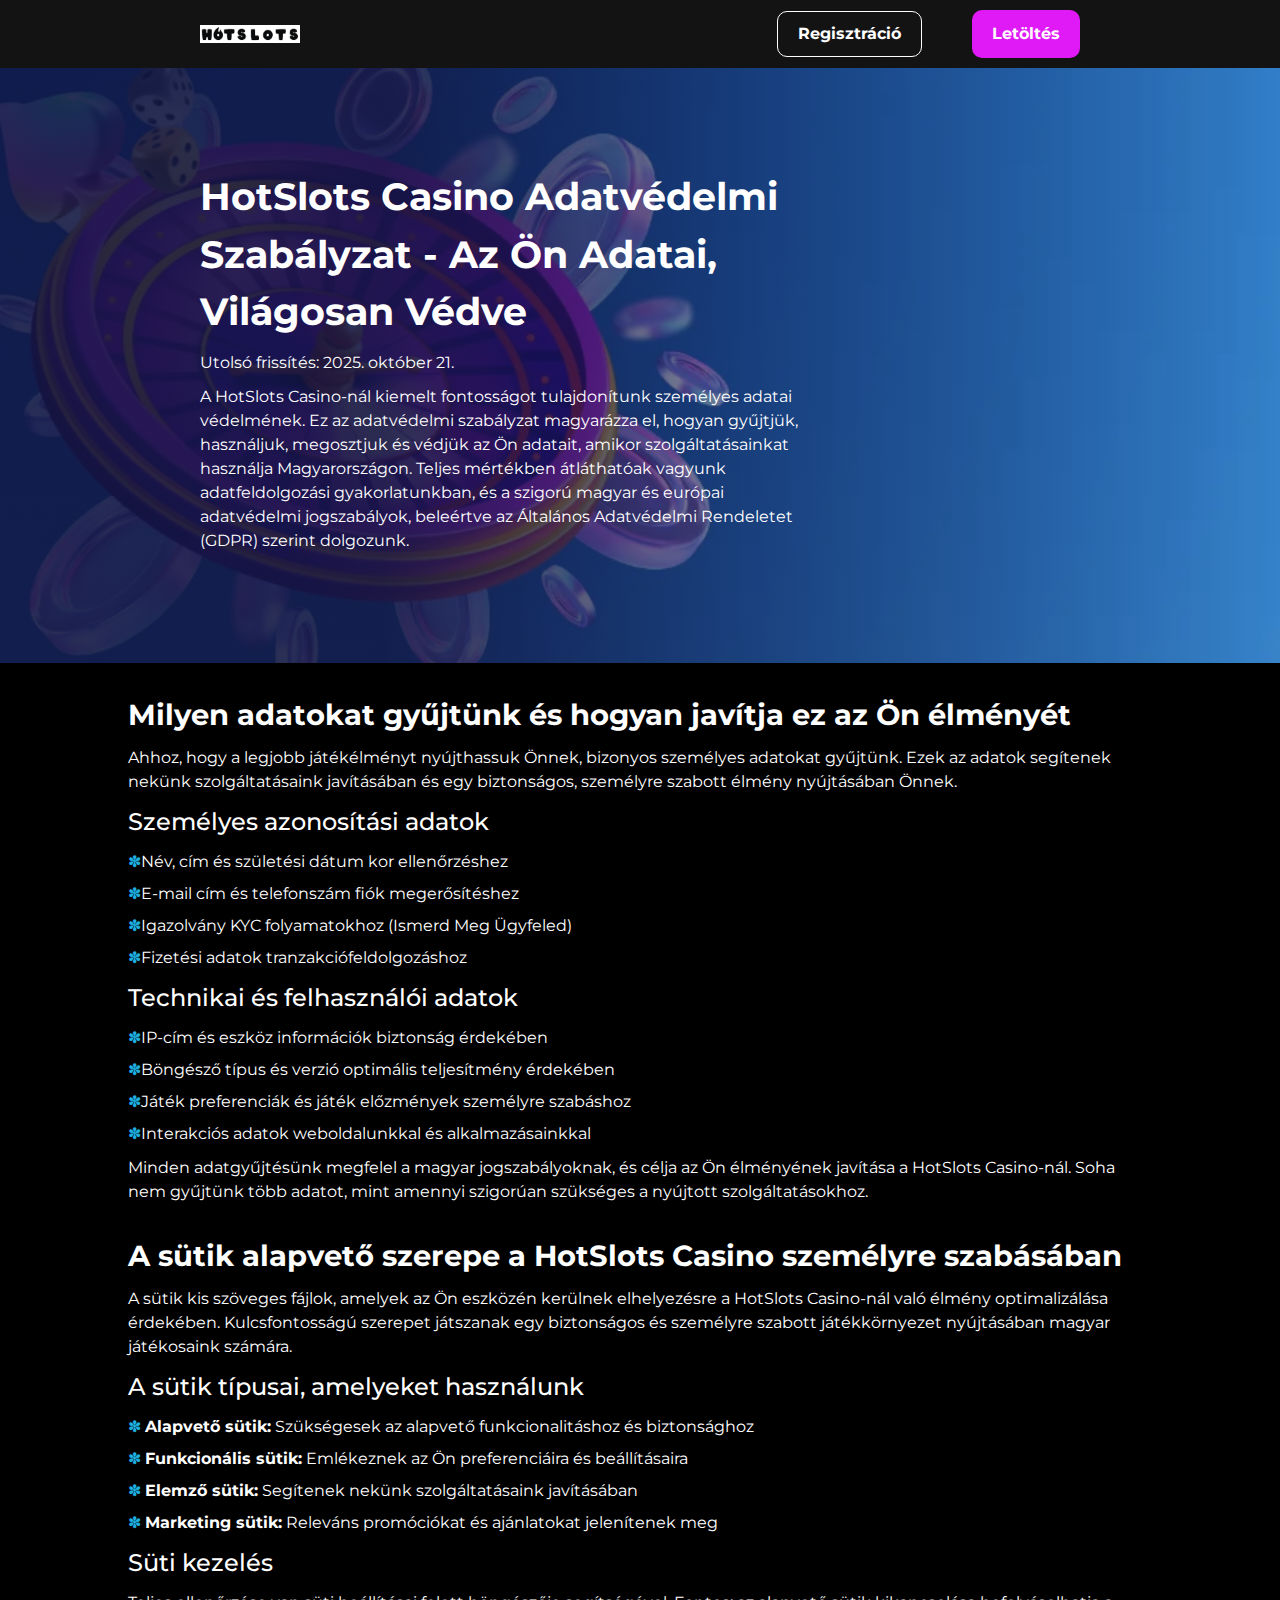
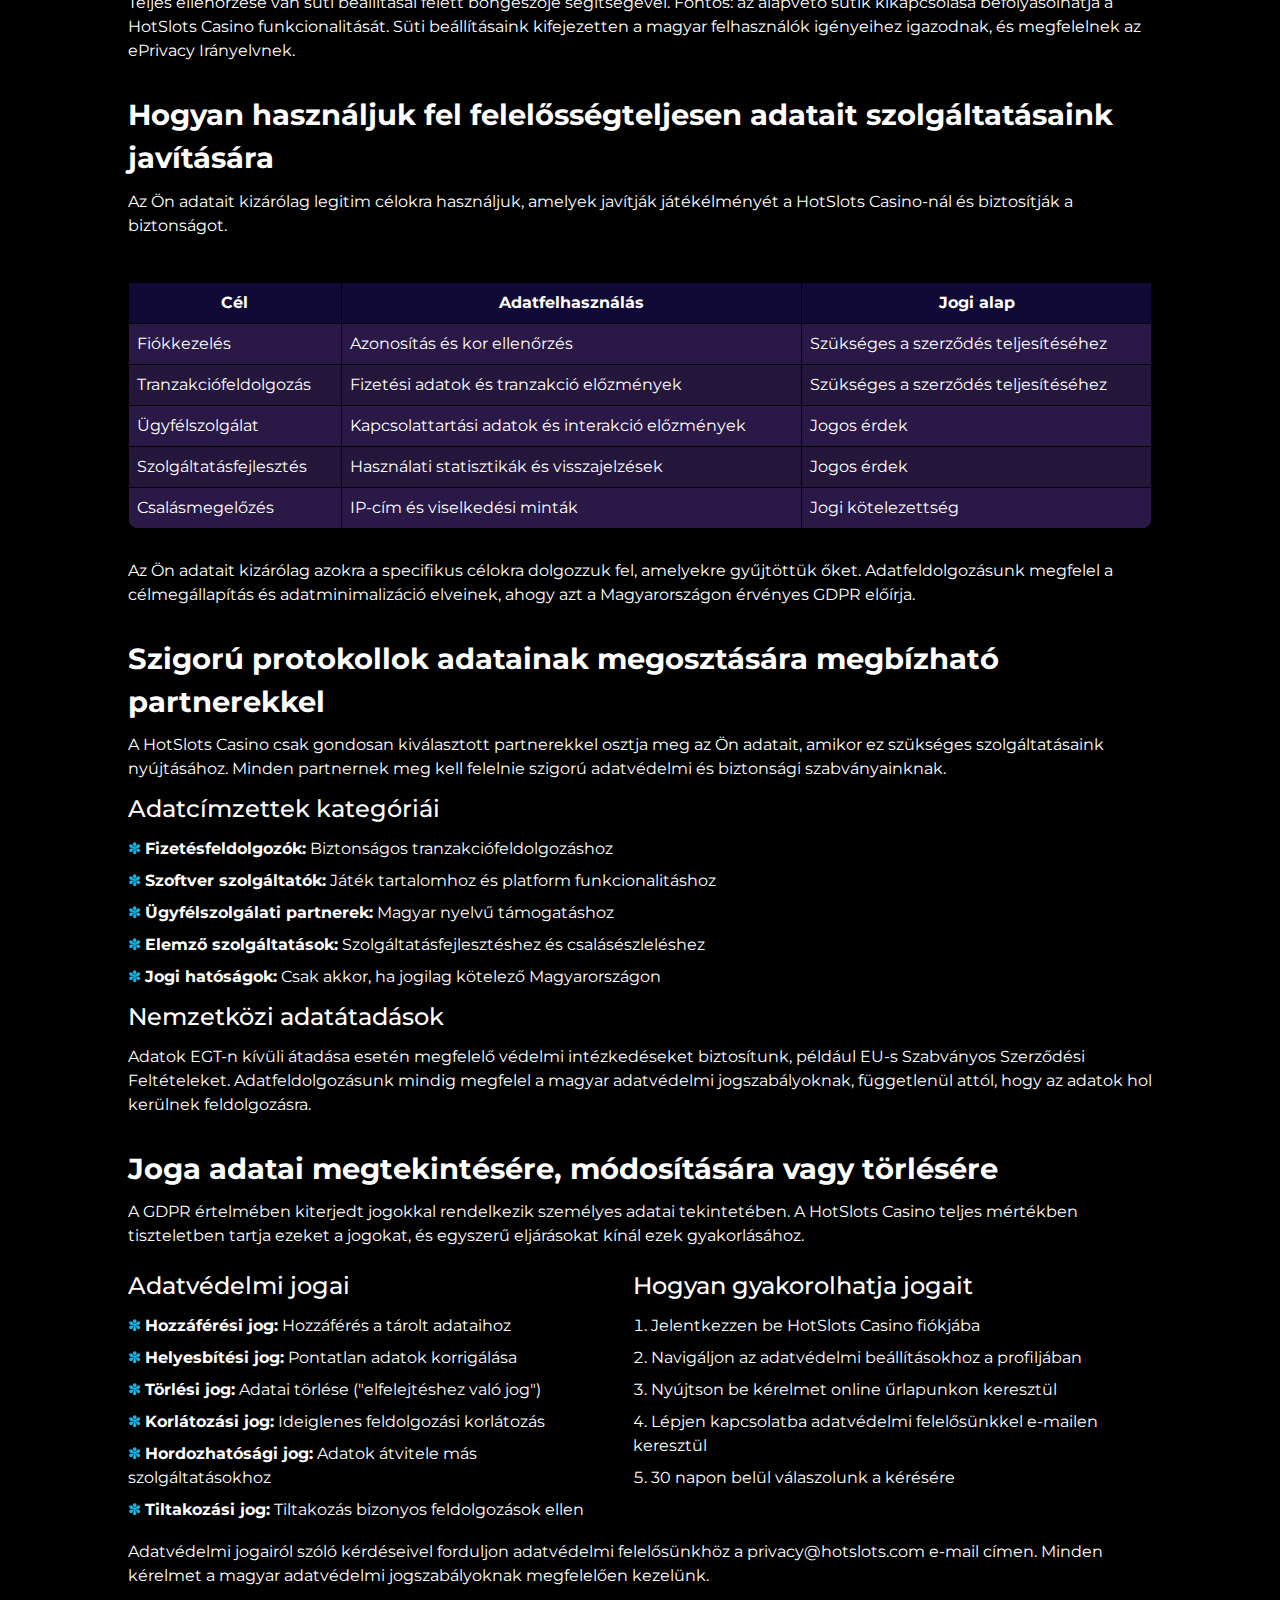
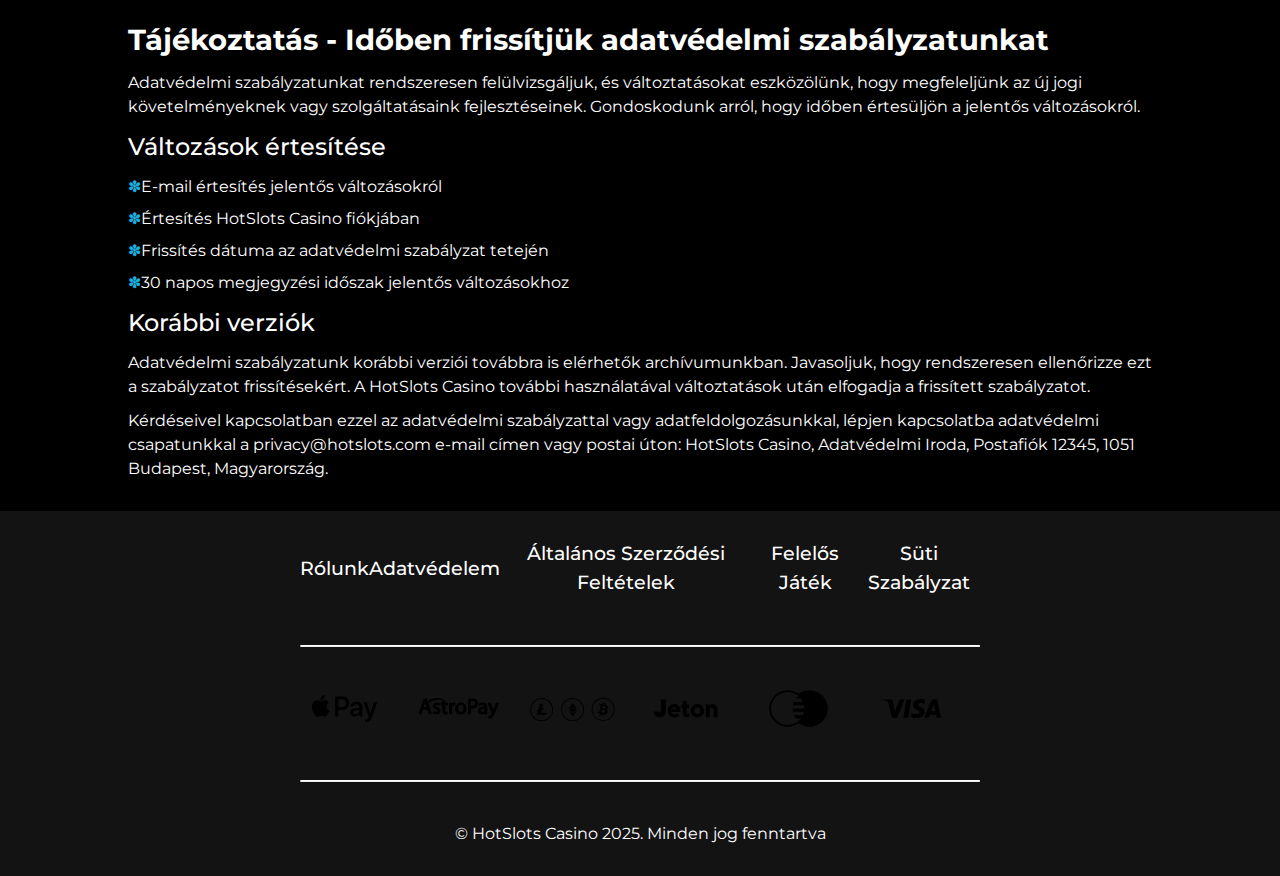
<file: privacy-policy/index.html>
<!DOCTYPE html>
<html lang="hu">

<head>
    <meta charset="UTF-8" />
    <meta name="viewport" content="width=device-width, initial-scale=1.0" />
    <link rel="stylesheet" href="/style.css" />
    <link rel="shortcut icon" href="/favicon.ico" type="image/x-icon" />
    <title>HotSlots Casino - Adatvédelmi Szabályzat - Az Ön Adatai, Világosan Védve</title>
    <meta name="description"
        content="A HotSlots Casino teljes átláthatóságot garantál az adatfeldolgozásban. Olvassa el, hogyan gyűjtjük, védjük és használjuk biztonságosan az Ön adatait egy biztonságosabb és személyre szabott élményért." />
    <meta name="googlebot" content="index,follow,noarchive" />

    <link rel="canonical" href="https://www.kerenyiingatlan.hu/privacy-policy/" />

    <meta property="og:type" content="website" />
    <meta property="og:title" content="HotSlots Casino - Adatvédelmi Szabályzat - Az Ön Adatai, Világosan Védve" />
    <meta property="og:description" content="A HotSlots Casino teljes átláthatóságot garantál az adatfeldolgozásban." />
    <meta property="og:url" content="https://www.kerenyiingatlan.hu/privacy-policy/" />
    <meta property="og:site_name" content="HotSlots Casino" />
    <meta property="og:locale" content="hu_HU" />

    <script type="application/ld+json">
			{
				"@context": "https://schema.org",
				"@type": "WebPage",
				"name": "HotSlots Casino Adatvédelmi Szabályzat",
				"description": "A HotSlots Casino adatvédelmi szabályzata - átlátható adatvédelem magyar játékosok számára.",
				"url": "https://www.kerenyiingatlan.hu/privacy-policy/",
				"inLanguage": "hu-HU"
			}
		</script>
</head>

<body>
    <header>
        <div class="logo">
            <a href="/">
                <img src="/img/logo.webp" alt="HotSlots Casino logo" width="140" height="70" />
            </a>
        </div>

        <div class="header-btn">
            <a href="/play/" rel="nofollow" content="noindex" class="h-violet-btn">
                Regisztráció
            </a>
            <a href="/play/" rel="nofollow" content="noindex" class="h-accent-btn">
                Letöltés
            </a>
        </div>
    </header>

    <main>
        <div class="promo">
            <div class="promo-l">
                <h1>HotSlots Casino Adatvédelmi Szabályzat - Az Ön Adatai, Világosan Védve</h1>
                <p class="txt">Utolsó frissítés: 2025. október 21.</p>
                <p class="txt">
                    A HotSlots Casino-nál kiemelt fontosságot tulajdonítunk személyes adatai védelmének. Ez az
                    adatvédelmi
                    szabályzat magyarázza el, hogyan gyűjtjük, használjuk, megosztjuk és védjük az Ön adatait, amikor
                    szolgáltatásainkat használja Magyarországon. Teljes mértékben átláthatóak vagyunk adatfeldolgozási
                    gyakorlatunkban, és a szigorú magyar és európai adatvédelmi jogszabályok, beleértve az Általános
                    Adatvédelmi
                    Rendeletet (GDPR) szerint dolgozunk.
                </p>
            </div>
        </div>

        <div class="wrapper">
            <div class="container">
                <h2>Milyen adatokat gyűjtünk és hogyan javítja ez az Ön élményét</h2>
                <p class="txt">
                    Ahhoz, hogy a legjobb játékélményt nyújthassuk Önnek, bizonyos személyes adatokat gyűjtünk. Ezek az
                    adatok
                    segítenek nekünk szolgáltatásaink javításában és egy biztonságos, személyre szabott élmény
                    nyújtásában
                    Önnek.
                </p>

                <h3>Személyes azonosítási adatok</h3>
                <ul>
                    <li>Név, cím és születési dátum kor ellenőrzéshez</li>
                    <li>E-mail cím és telefonszám fiók megerősítéshez</li>
                    <li>Igazolvány KYC folyamatokhoz (Ismerd Meg Ügyfeled)</li>
                    <li>Fizetési adatok tranzakciófeldolgozáshoz</li>
                </ul>

                <h3>Technikai és felhasználói adatok</h3>
                <ul>
                    <li>IP-cím és eszköz információk biztonság érdekében</li>
                    <li>Böngésző típus és verzió optimális teljesítmény érdekében</li>
                    <li>Játék preferenciák és játék előzmények személyre szabáshoz</li>
                    <li>Interakciós adatok weboldalunkkal és alkalmazásainkkal</li>
                </ul>

                <p class="txt">
                    Minden adatgyűjtésünk megfelel a magyar jogszabályoknak, és célja az Ön élményének javítása a
                    HotSlots
                    Casino-nál. Soha nem gyűjtünk több adatot, mint amennyi szigorúan szükséges a nyújtott
                    szolgáltatásokhoz.
                </p>
            </div>

            <div class="container">
                <h2>A sütik alapvető szerepe a HotSlots Casino személyre szabásában</h2>
                <p class="txt">
                    A sütik kis szöveges fájlok, amelyek az Ön eszközén kerülnek elhelyezésre a HotSlots Casino-nál való
                    élmény
                    optimalizálása érdekében. Kulcsfontosságú szerepet játszanak egy biztonságos és személyre szabott
                    játékkörnyezet nyújtásában magyar játékosaink számára.
                </p>

                <h3>A sütik típusai, amelyeket használunk</h3>
                <ul>
                    <li>
                        <strong>Alapvető sütik:</strong>
                        Szükségesek az alapvető funkcionalitáshoz és biztonsághoz
                    </li>
                    <li>
                        <strong>Funkcionális sütik:</strong>
                        Emlékeznek az Ön preferenciáira és beállításaira
                    </li>
                    <li>
                        <strong>Elemző sütik:</strong>
                        Segítenek nekünk szolgáltatásaink javításában
                    </li>
                    <li>
                        <strong>Marketing sütik:</strong>
                        Releváns promóciókat és ajánlatokat jelenítenek meg
                    </li>
                </ul>

                <h3>Süti kezelés</h3>
                <p class="txt">
                    Teljes ellenőrzése van süti beállításai felett böngészője segítségével. Fontos: az alapvető sütik
                    kikapcsolása befolyásolhatja a HotSlots Casino funkcionalitását. Süti beállításaink kifejezetten a
                    magyar
                    felhasználók igényeihez igazodnak, és megfelelnek az ePrivacy Irányelvnek.
                </p>
            </div>

            <div class="container">
                <h2>Hogyan használjuk fel felelősségteljesen adatait szolgáltatásaink javítására</h2>
                <p class="txt">
                    Az Ön adatait kizárólag legitim célokra használjuk, amelyek javítják játékélményét a HotSlots
                    Casino-nál és
                    biztosítják a biztonságot.
                </p>

                <div class="table-wrapper">
                    <table>
                        <thead>
                            <tr>
                                <th>Cél</th>
                                <th>Adatfelhasználás</th>
                                <th>Jogi alap</th>
                            </tr>
                        </thead>
                        <tbody>
                            <tr>
                                <td>Fiókkezelés</td>
                                <td>Azonosítás és kor ellenőrzés</td>
                                <td>Szükséges a szerződés teljesítéséhez</td>
                            </tr>
                            <tr>
                                <td>Tranzakciófeldolgozás</td>
                                <td>Fizetési adatok és tranzakció előzmények</td>
                                <td>Szükséges a szerződés teljesítéséhez</td>
                            </tr>
                            <tr>
                                <td>Ügyfélszolgálat</td>
                                <td>Kapcsolattartási adatok és interakció előzmények</td>
                                <td>Jogos érdek</td>
                            </tr>
                            <tr>
                                <td>Szolgáltatásfejlesztés</td>
                                <td>Használati statisztikák és visszajelzések</td>
                                <td>Jogos érdek</td>
                            </tr>
                            <tr>
                                <td>Csalásmegelőzés</td>
                                <td>IP-cím és viselkedési minták</td>
                                <td>Jogi kötelezettség</td>
                            </tr>
                        </tbody>
                    </table>
                </div>

                <p class="txt">
                    Az Ön adatait kizárólag azokra a specifikus célokra dolgozzuk fel, amelyekre gyűjtöttük őket.
                    Adatfeldolgozásunk megfelel a célmegállapítás és adatminimalizáció elveinek, ahogy azt a
                    Magyarországon
                    érvényes GDPR előírja.
                </p>
            </div>

            <div class="container">
                <h2>Szigorú protokollok adatainak megosztására megbízható partnerekkel</h2>
                <p class="txt">
                    A HotSlots Casino csak gondosan kiválasztott partnerekkel osztja meg az Ön adatait, amikor ez
                    szükséges
                    szolgáltatásaink nyújtásához. Minden partnernek meg kell felelnie szigorú adatvédelmi és biztonsági
                    szabványainknak.
                </p>

                <h3>Adatcímzettek kategóriái</h3>
                <ul>
                    <li>
                        <strong>Fizetésfeldolgozók:</strong>
                        Biztonságos tranzakciófeldolgozáshoz
                    </li>
                    <li>
                        <strong>Szoftver szolgáltatók:</strong>
                        Játék tartalomhoz és platform funkcionalitáshoz
                    </li>
                    <li>
                        <strong>Ügyfélszolgálati partnerek:</strong>
                        Magyar nyelvű támogatáshoz
                    </li>
                    <li>
                        <strong>Elemző szolgáltatások:</strong>
                        Szolgáltatásfejlesztéshez és csalásészleléshez
                    </li>
                    <li>
                        <strong>Jogi hatóságok:</strong>
                        Csak akkor, ha jogilag kötelező Magyarországon
                    </li>
                </ul>

                <h3>Nemzetközi adatátadások</h3>
                <p class="txt">
                    Adatok EGT-n kívüli átadása esetén megfelelő védelmi intézkedéseket biztosítunk, például EU-s
                    Szabványos
                    Szerződési Feltételeket. Adatfeldolgozásunk mindig megfelel a magyar adatvédelmi jogszabályoknak,
                    függetlenül attól, hogy az adatok hol kerülnek feldolgozásra.
                </p>
            </div>

            <div class="container">
                <h2>Joga adatai megtekintésére, módosítására vagy törlésére</h2>
                <p class="txt">
                    A GDPR értelmében kiterjedt jogokkal rendelkezik személyes adatai tekintetében. A HotSlots Casino
                    teljes
                    mértékben tiszteletben tartja ezeket a jogokat, és egyszerű eljárásokat kínál ezek gyakorlásához.
                </p>

                <div class="promoties-bonus">
                    <div>
                        <h3>Adatvédelmi jogai</h3>
                        <ul>
                            <li>
                                <strong>Hozzáférési jog:</strong>
                                Hozzáférés a tárolt adataihoz
                            </li>
                            <li>
                                <strong>Helyesbítési jog:</strong>
                                Pontatlan adatok korrigálása
                            </li>
                            <li>
                                <strong>Törlési jog:</strong>
                                Adatai törlése ("elfelejtéshez való jog")
                            </li>
                            <li>
                                <strong>Korlátozási jog:</strong>
                                Ideiglenes feldolgozási korlátozás
                            </li>
                            <li>
                                <strong>Hordozhatósági jog:</strong>
                                Adatok átvitele más szolgáltatásokhoz
                            </li>
                            <li>
                                <strong>Tiltakozási jog:</strong>
                                Tiltakozás bizonyos feldolgozások ellen
                            </li>
                        </ul>
                    </div>

                    <div>
                        <h3>Hogyan gyakorolhatja jogait</h3>
                        <ol>
                            <li>Jelentkezzen be HotSlots Casino fiókjába</li>
                            <li>Navigáljon az adatvédelmi beállításokhoz a profiljában</li>
                            <li>Nyújtson be kérelmet online űrlapunkon keresztül</li>
                            <li>Lépjen kapcsolatba adatvédelmi felelősünkkel e-mailen keresztül</li>
                            <li>30 napon belül válaszolunk a kérésére</li>
                        </ol>
                    </div>
                </div>

                <p class="txt">
                    Adatvédelmi jogairól szóló kérdéseivel forduljon adatvédelmi felelősünkhöz a privacy@hotslots.com
                    e-mail
                    címen. Minden kérelmet a magyar adatvédelmi jogszabályoknak megfelelően kezelünk.
                </p>
            </div>

            <div class="container">
                <h2>Tájékoztatás - Időben frissítjük adatvédelmi szabályzatunkat</h2>
                <p class="txt">
                    Adatvédelmi szabályzatunkat rendszeresen felülvizsgáljuk, és változtatásokat eszközölünk, hogy
                    megfeleljünk
                    az új jogi követelményeknek vagy szolgáltatásaink fejlesztéseinek. Gondoskodunk arról, hogy időben
                    értesüljön a jelentős változásokról.
                </p>

                <h3>Változások értesítése</h3>
                <ul>
                    <li>E-mail értesítés jelentős változásokról</li>
                    <li>Értesítés HotSlots Casino fiókjában</li>
                    <li>Frissítés dátuma az adatvédelmi szabályzat tetején</li>
                    <li>30 napos megjegyzési időszak jelentős változásokhoz</li>
                </ul>

                <h3>Korábbi verziók</h3>
                <p class="txt">
                    Adatvédelmi szabályzatunk korábbi verziói továbbra is elérhetők archívumunkban. Javasoljuk, hogy
                    rendszeresen ellenőrizze ezt a szabályzatot frissítésekért. A HotSlots Casino további használatával
                    változtatások után elfogadja a frissített szabályzatot.
                </p>

                <p class="txt">
                    Kérdéseivel kapcsolatban ezzel az adatvédelmi szabályzattal vagy adatfeldolgozásunkkal, lépjen
                    kapcsolatba
                    adatvédelmi csapatunkkal a privacy@hotslots.com e-mail címen vagy postai úton: HotSlots Casino,
                    Adatvédelmi
                    Iroda, Postafiók 12345, 1051 Budapest, Magyarország.
                </p>
            </div>
        </div>
    </main>

    <footer>
        <ul>
            <li>
                <a href="/about-us/">Rólunk</a>
            </li>
            <li>
                <a href="/privacy-policy/">Adatvédelem</a>
            </li>
            <li>
                <a href="/terms-and-conditions/">Általános Szerződési Feltételek</a>
            </li>
            <li>
                <a href="/responsible-gambling/">Felelős Játék</a>
            </li>
            <li>
                <a href="/cookie-policy/">Süti Szabályzat</a>
            </li>
        </ul>

        <hr />

        <ul>
            <li>
                <img src="/img/apple.svg" alt="apple pay" width="100" height="50" />
            </li>
            <li>
                <img src="/img/astropay.svg" alt="astro pay" width="100" height="50" />
            </li>
            <li>
                <img src="/img/crypto.svg" alt="crypto pay" width="100" height="50" />
            </li>
            <li>
                <img src="/img/jeton.svg" alt="jeton pay" width="100" height="50" />
            </li>
            <li>
                <img src="/img/mastercard.svg" alt="mastercard pay" width="100" height="50" />
            </li>
            <li>
                <img src="/img/visa.svg" alt="visa pay" width="100" height="50" />
            </li>
        </ul>

        <hr />

        <p class="txt">© HotSlots Casino 2025. Minden jog fenntartva</p>
    </footer>
</body>

</html>
</file>
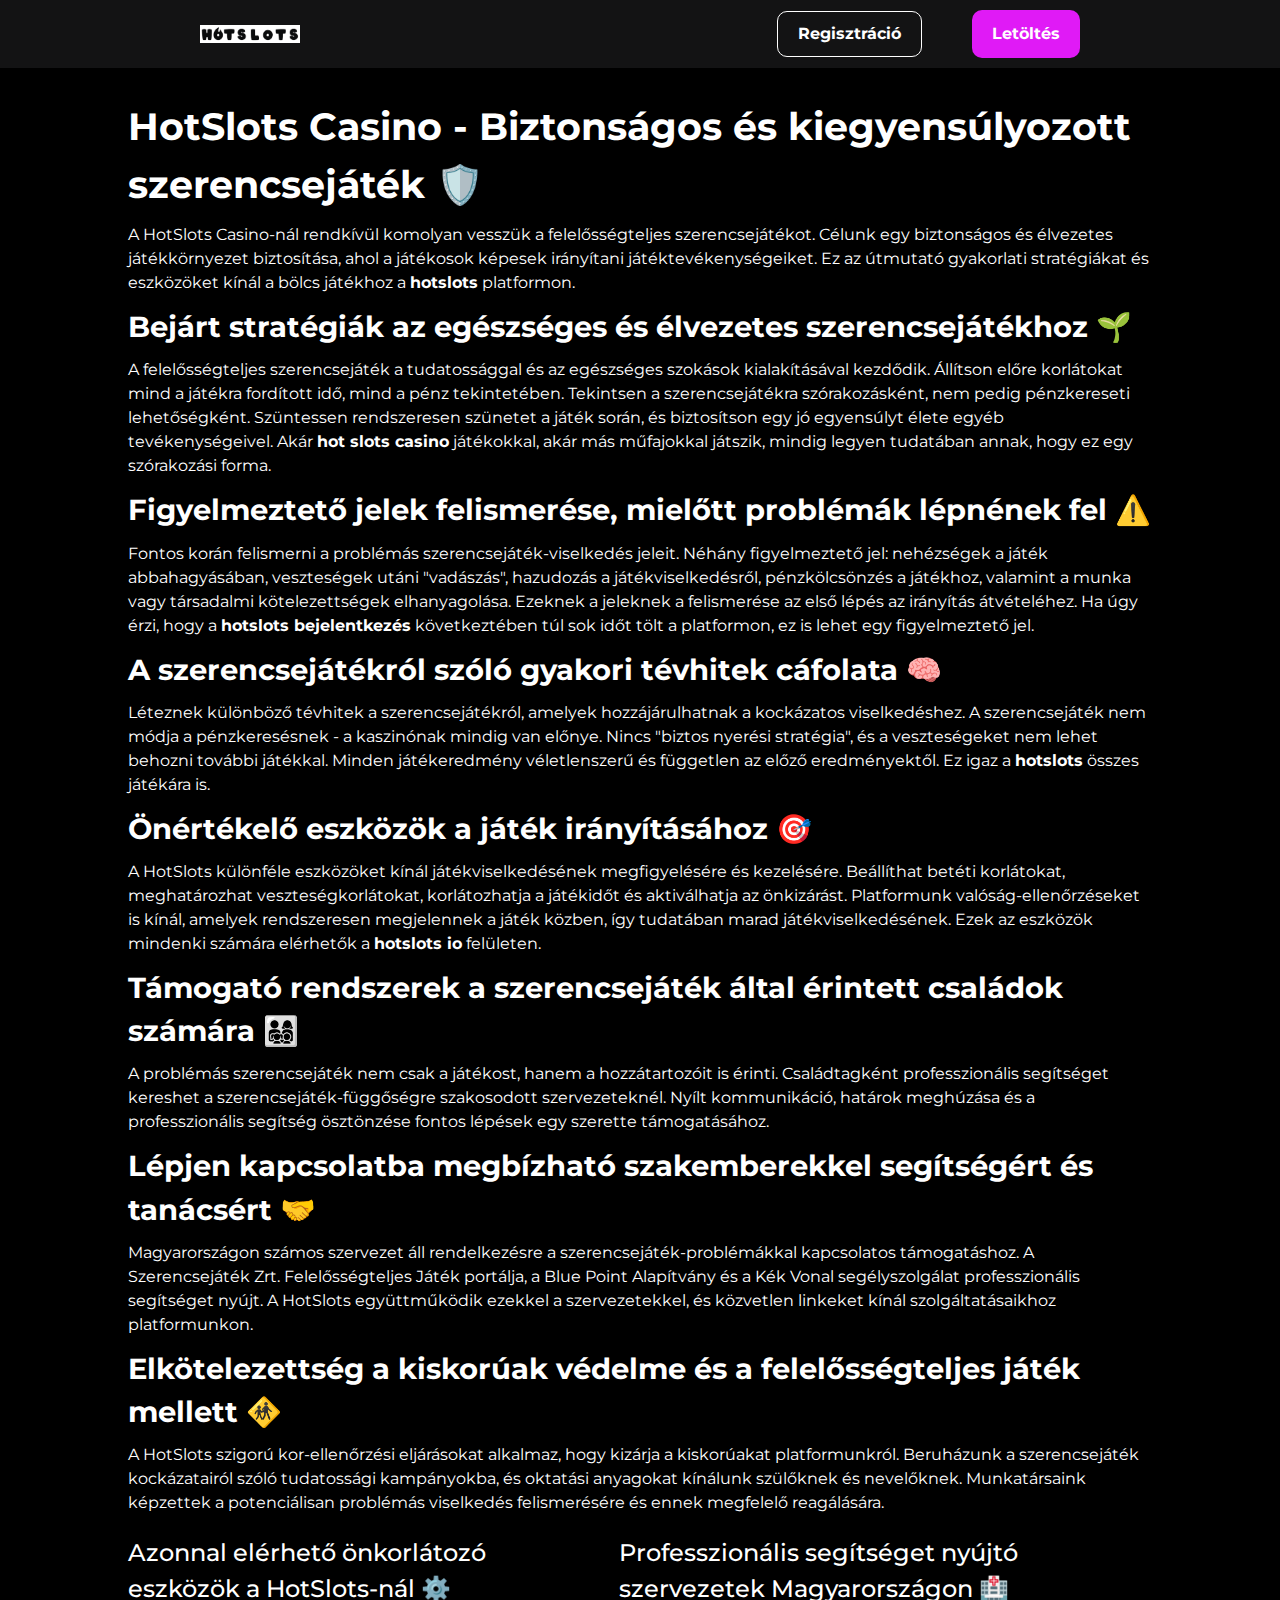
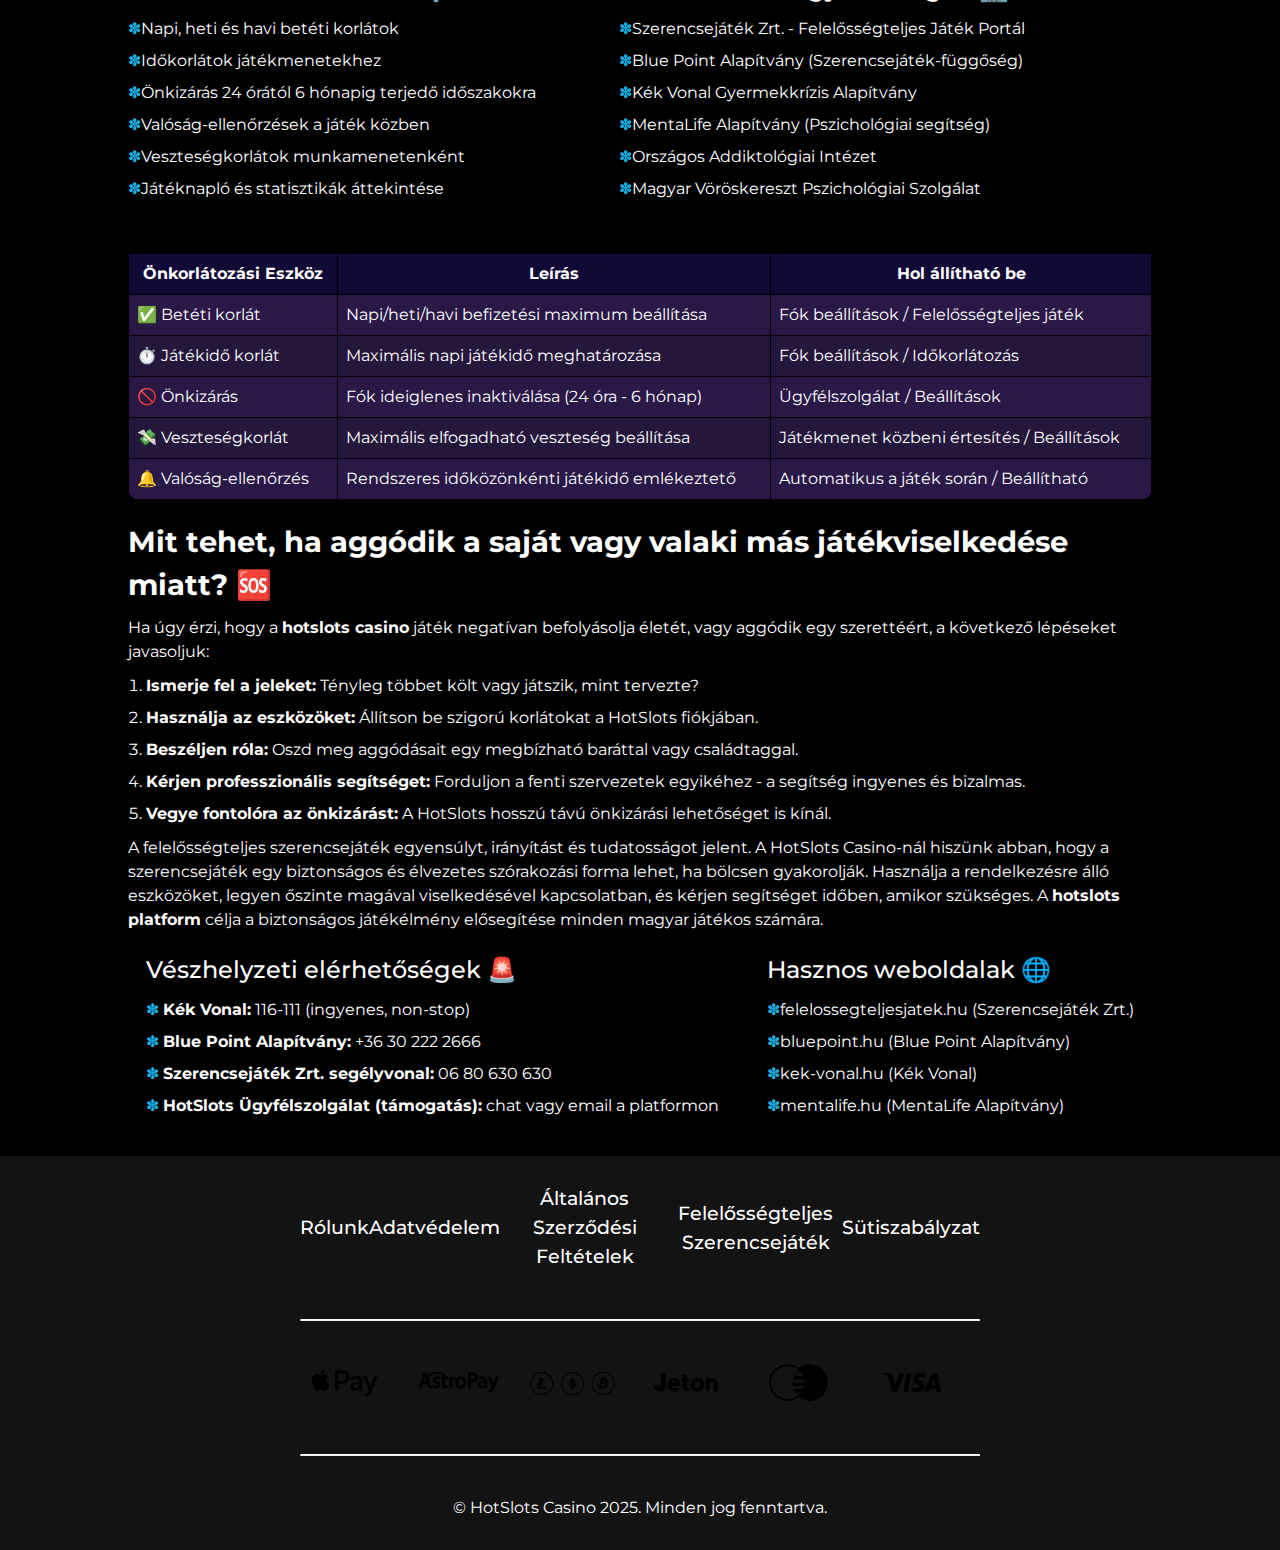
<file: responsible-gambling/index.html>
<!DOCTYPE html>
<html lang="hu">

<head>
    <meta charset="UTF-8" />
    <meta name="viewport" content="width=device-width, initial-scale=1.0" />
    <link rel="stylesheet" href="/style.css" />
    <link rel="shortcut icon" href="/favicon.ico" type="image/x-icon" />
    <title>A Felelősségteljes Szerencsejáték kezelése a HotSlots Casino segítségével</title>
    <meta name="description"
        content="A HotSlots Casino segít Önnek bölcsen játszani és irányítani a folyamatot. Tanulja meg, hogyan ismerheti fel a kockázatos viselkedést, hogyan használhatja a hatékony önkontroll eszközöket, és hogyan találhat professzionális segítséget a biztonságos játékhoz." />
    <meta name="googlebot" content="index,follow,noarchive" />

    <link rel="canonical" href="https://www.kerenyiingatlan.hu/responsible-gambling/" />

    <meta property="og:type" content="website" />
    <meta property="og:title" content="A Felelősségteljes Szerencsejáték kezelése a HotSlots Casino segítségével" />
    <meta property="og:description"
        content="A HotSlots Casino segít Önnek bölcsen játszani és irányítani a folyamatot. Tanulja meg, hogyan ismerheti fel a kockázatos viselkedést és hogyan használhatja a hatékony önkontroll eszközöket." />
    <meta property="og:url" content="https://www.kerenyiingatlan.hu/responsible-gambling/" />
    <meta property="og:site_name" content="HotSlots Casino" />
    <meta property="og:locale" content="hu_HU" />

    <meta name="twitter:card" content="summary" />
    <meta name="twitter:title" content="Felelősségteljes Szerencsejáték a HotSlots Casino-nál" />
    <meta name="twitter:description"
        content="Tanuljon stratégiákat az egészséges és élvezetes szerencsejátékhoz a HotSlots Casino-nál." />
</head>

<body>
    <header>
        <div class="logo">
            <a href="/">
                <img src="/img/logo.webp" alt="HotSlots Casino logo" width="140" height="70" />
            </a>
        </div>

        <div class="header-btn">
            <a href="/play/" rel="nofollow" content="noindex" class="h-violet-btn">
                Regisztráció
            </a>
            <a href="/play/" rel="nofollow" content="noindex" class="h-accent-btn">
                Letöltés
            </a>
        </div>
    </header>

    <main>
        <div class="wrapper">
            <div class="container">
                <h1>HotSlots Casino - Biztonságos és kiegyensúlyozott szerencsejáték 🛡️</h1>
                <p class="txt">
                    A HotSlots Casino-nál rendkívül komolyan vesszük a felelősségteljes szerencsejátékot. Célunk egy
                    biztonságos
                    és élvezetes játékkörnyezet biztosítása, ahol a játékosok képesek irányítani játéktevékenységeiket.
                    Ez az
                    útmutató gyakorlati stratégiákat és eszközöket kínál a bölcs játékhoz a
                    <strong>hotslots</strong>
                    platformon.
                </p>

                <h2>Bejárt stratégiák az egészséges és élvezetes szerencsejátékhoz 🌱</h2>
                <p class="txt">
                    A felelősségteljes szerencsejáték a tudatossággal és az egészséges szokások kialakításával kezdődik.
                    Állítson előre korlátokat mind a játékra fordított idő, mind a pénz tekintetében. Tekintsen a
                    szerencsejátékra szórakozásként, nem pedig pénzkereseti lehetőségként. Szüntessen rendszeresen
                    szünetet a
                    játék során, és biztosítson egy jó egyensúlyt élete egyéb tevékenységeivel. Akár
                    <strong>hot slots casino</strong>
                    játékokkal, akár más műfajokkal játszik, mindig legyen tudatában annak, hogy ez egy szórakozási
                    forma.
                </p>

                <h2>Figyelmeztető jelek felismerése, mielőtt problémák lépnének fel ⚠️</h2>
                <p class="txt">
                    Fontos korán felismerni a problémás szerencsejáték-viselkedés jeleit. Néhány figyelmeztető jel:
                    nehézségek a
                    játék abbahagyásában, veszteségek utáni "vadászás", hazudozás a játékviselkedésről, pénzkölcsönzés a
                    játékhoz, valamint a munka vagy társadalmi kötelezettségek elhanyagolása. Ezeknek a jeleknek a
                    felismerése
                    az első lépés az irányítás átvételéhez. Ha úgy érzi, hogy a
                    <strong>hotslots bejelentkezés</strong>
                    következtében túl sok időt tölt a platformon, ez is lehet egy figyelmeztető jel.
                </p>

                <h2>A szerencsejátékról szóló gyakori tévhitek cáfolata 🧠</h2>
                <p class="txt">
                    Léteznek különböző tévhitek a szerencsejátékról, amelyek hozzájárulhatnak a kockázatos
                    viselkedéshez. A
                    szerencsejáték nem módja a pénzkeresésnek - a kaszinónak mindig van előnye. Nincs "biztos nyerési
                    stratégia", és a veszteségeket nem lehet behozni további játékkal. Minden játékeredmény
                    véletlenszerű és
                    független az előző eredményektől. Ez igaz a
                    <strong>hotslots</strong>
                    összes játékára is.
                </p>

                <h2>Önértékelő eszközök a játék irányításához 🎯</h2>
                <p class="txt">
                    A HotSlots különféle eszközöket kínál játékviselkedésének megfigyelésére és kezelésére. Beállíthat
                    betéti
                    korlátokat, meghatározhat veszteségkorlátokat, korlátozhatja a játékidőt és aktiválhatja az
                    önkizárást.
                    Platformunk valóság-ellenőrzéseket is kínál, amelyek rendszeresen megjelennek a játék közben, így
                    tudatában
                    marad játékviselkedésének. Ezek az eszközök mindenki számára elérhetők a
                    <strong>hotslots io</strong>
                    felületen.
                </p>

                <h2>Támogató rendszerek a szerencsejáték által érintett családok számára 👨‍👩‍👧‍👦</h2>
                <p class="txt">
                    A problémás szerencsejáték nem csak a játékost, hanem a hozzátartozóit is érinti. Családtagként
                    professzionális segítséget kereshet a szerencsejáték-függőségre szakosodott szervezeteknél. Nyílt
                    kommunikáció, határok meghúzása és a professzionális segítség ösztönzése fontos lépések egy szerette
                    támogatásához.
                </p>

                <h2>Lépjen kapcsolatba megbízható szakemberekkel segítségért és tanácsért 🤝</h2>
                <p class="txt">
                    Magyarországon számos szervezet áll rendelkezésre a szerencsejáték-problémákkal kapcsolatos
                    támogatáshoz. A
                    Szerencsejáték Zrt. Felelősségteljes Játék portálja, a Blue Point Alapítvány és a Kék Vonal
                    segélyszolgálat
                    professzionális segítséget nyújt. A HotSlots együttműködik ezekkel a szervezetekkel, és közvetlen
                    linkeket
                    kínál szolgáltatásaikhoz platformunkon.
                </p>

                <h2>Elkötelezettség a kiskorúak védelme és a felelősségteljes játék mellett 🚸</h2>
                <p class="txt">
                    A HotSlots szigorú kor-ellenőrzési eljárásokat alkalmaz, hogy kizárja a kiskorúakat platformunkról.
                    Beruházunk a szerencsejáték kockázatairól szóló tudatossági kampányokba, és oktatási anyagokat
                    kínálunk
                    szülőknek és nevelőknek. Munkatársaink képzettek a potenciálisan problémás viselkedés felismerésére
                    és ennek
                    megfelelő reagálására.
                </p>

                <div class="promoties-bonus">
                    <div>
                        <h3>Azonnal elérhető önkorlátozó eszközök a HotSlots-nál ⚙️</h3>
                        <ul>
                            <li>Napi, heti és havi betéti korlátok</li>
                            <li>Időkorlátok játékmenetekhez</li>
                            <li>Önkizárás 24 órától 6 hónapig terjedő időszakokra</li>
                            <li>Valóság-ellenőrzések a játék közben</li>
                            <li>Veszteségkorlátok munkamenetenként</li>
                            <li>Játéknapló és statisztikák áttekintése</li>
                        </ul>
                    </div>

                    <div>
                        <h3>Professzionális segítséget nyújtó szervezetek Magyarországon 🏥</h3>
                        <ul>
                            <li>Szerencsejáték Zrt. - Felelősségteljes Játék Portál</li>
                            <li>Blue Point Alapítvány (Szerencsejáték-függőség)</li>
                            <li>Kék Vonal Gyermekkrízis Alapítvány</li>
                            <li>MentaLife Alapítvány (Pszichológiai segítség)</li>
                            <li>Országos Addiktológiai Intézet</li>
                            <li>Magyar Vöröskereszt Pszichológiai Szolgálat</li>
                        </ul>
                    </div>
                </div>

                <div class="table-wrapper">
                    <table>
                        <thead>
                            <tr>
                                <th>Önkorlátozási Eszköz</th>
                                <th>Leírás</th>
                                <th>Hol állítható be</th>
                            </tr>
                        </thead>
                        <tbody>
                            <tr>
                                <td>✅ Betéti korlát</td>
                                <td>Napi/heti/havi befizetési maximum beállítása</td>
                                <td>Fók beállítások / Felelősségteljes játék</td>
                            </tr>
                            <tr>
                                <td>⏱️ Játékidő korlát</td>
                                <td>Maximális napi játékidő meghatározása</td>
                                <td>Fók beállítások / Időkorlátozás</td>
                            </tr>
                            <tr>
                                <td>🚫 Önkizárás</td>
                                <td>Fók ideiglenes inaktiválása (24 óra - 6 hónap)</td>
                                <td>Ügyfélszolgálat / Beállítások</td>
                            </tr>
                            <tr>
                                <td>💸 Veszteségkorlát</td>
                                <td>Maximális elfogadható veszteség beállítása</td>
                                <td>Játékmenet közbeni értesítés / Beállítások</td>
                            </tr>
                            <tr>
                                <td>🔔 Valóság-ellenőrzés</td>
                                <td>Rendszeres időközönkénti játékidő emlékeztető</td>
                                <td>Automatikus a játék során / Beállítható</td>
                            </tr>
                        </tbody>
                    </table>
                </div>

                <h2>Mit tehet, ha aggódik a saját vagy valaki más játékviselkedése miatt? 🆘</h2>
                <p class="txt">
                    Ha úgy érzi, hogy a
                    <strong>hotslots casino</strong>
                    játék negatívan befolyásolja életét, vagy aggódik egy szerettéért, a következő lépéseket javasoljuk:
                </p>
                <ol>
                    <li>
                        <strong>Ismerje fel a jeleket:</strong>
                        Tényleg többet költ vagy játszik, mint tervezte?
                    </li>
                    <li>
                        <strong>Használja az eszközöket:</strong>
                        Állítson be szigorú korlátokat a HotSlots fiókjában.
                    </li>
                    <li>
                        <strong>Beszéljen róla:</strong>
                        Oszd meg aggódásait egy megbízható baráttal vagy családtaggal.
                    </li>
                    <li>
                        <strong>Kérjen professzionális segítséget:</strong>
                        Forduljon a fenti szervezetek egyikéhez - a segítség ingyenes és bizalmas.
                    </li>
                    <li>
                        <strong>Vegye fontolóra az önkizárást:</strong>
                        A HotSlots hosszú távú önkizárási lehetőséget is kínál.
                    </li>
                </ol>

                <p class="txt">
                    A felelősségteljes szerencsejáték egyensúlyt, irányítást és tudatosságot jelent. A HotSlots
                    Casino-nál
                    hiszünk abban, hogy a szerencsejáték egy biztonságos és élvezetes szórakozási forma lehet, ha
                    bölcsen
                    gyakorolják. Használja a rendelkezésre álló eszközöket, legyen őszinte magával viselkedésével
                    kapcsolatban,
                    és kérjen segítséget időben, amikor szükséges. A
                    <strong>hotslots platform</strong>
                    célja a biztonságos játékélmény elősegítése minden magyar játékos számára.
                </p>

                <div class="promoties-bonus">
                    <div>
                        <h3>Vészhelyzeti elérhetőségek 🚨</h3>
                        <ul>
                            <li>
                                <strong>Kék Vonal:</strong>
                                116-111 (ingyenes, non-stop)
                            </li>
                            <li>
                                <strong>Blue Point Alapítvány:</strong>
                                +36 30 222 2666
                            </li>
                            <li>
                                <strong>Szerencsejáték Zrt. segélyvonal:</strong>
                                06 80 630 630
                            </li>
                            <li>
                                <strong>HotSlots Ügyfélszolgálat (támogatás):</strong>
                                chat vagy email a platformon
                            </li>
                        </ul>
                    </div>
                    <div>
                        <h3>Hasznos weboldalak 🌐</h3>
                        <ul>
                            <li>felelossegteljesjatek.hu (Szerencsejáték Zrt.)</li>
                            <li>bluepoint.hu (Blue Point Alapítvány)</li>
                            <li>kek-vonal.hu (Kék Vonal)</li>
                            <li>mentalife.hu (MentaLife Alapítvány)</li>
                        </ul>
                    </div>
                </div>
            </div>
        </div>
    </main>

    <footer>
        <ul>
            <li>
                <a href="/about-us/">Rólunk</a>
            </li>
            <li>
                <a href="/privacy-policy/">Adatvédelem</a>
            </li>
            <li>
                <a href="/terms-and-conditions/">Általános Szerződési Feltételek</a>
            </li>
            <li>
                <a href="/responsible-gambling/">Felelősségteljes Szerencsejáték</a>
            </li>
            <li>
                <a href="/cookie-policy/">Sütiszabályzat</a>
            </li>
        </ul>

        <hr />

        <ul>
            <li>
                <img src="/img/apple.svg" alt="apple pay" width="100" height="50" />
            </li>
            <li>
                <img src="/img/astropay.svg" alt="astro pay" width="100" height="50" />
            </li>
            <li>
                <img src="/img/crypto.svg" alt="crypto pay" width="100" height="50" />
            </li>
            <li>
                <img src="/img/jeton.svg" alt="jeton pay" width="100" height="50" />
            </li>
            <li>
                <img src="/img/mastercard.svg" alt="mastercard pay" width="100" height="50" />
            </li>
            <li>
                <img src="/img/visa.svg" alt="visa pay" width="100" height="50" />
            </li>
        </ul>

        <hr />

        <p class="txt">© HotSlots Casino 2025. Minden jog fenntartva.</p>
    </footer>
</body>

</html>
</file>
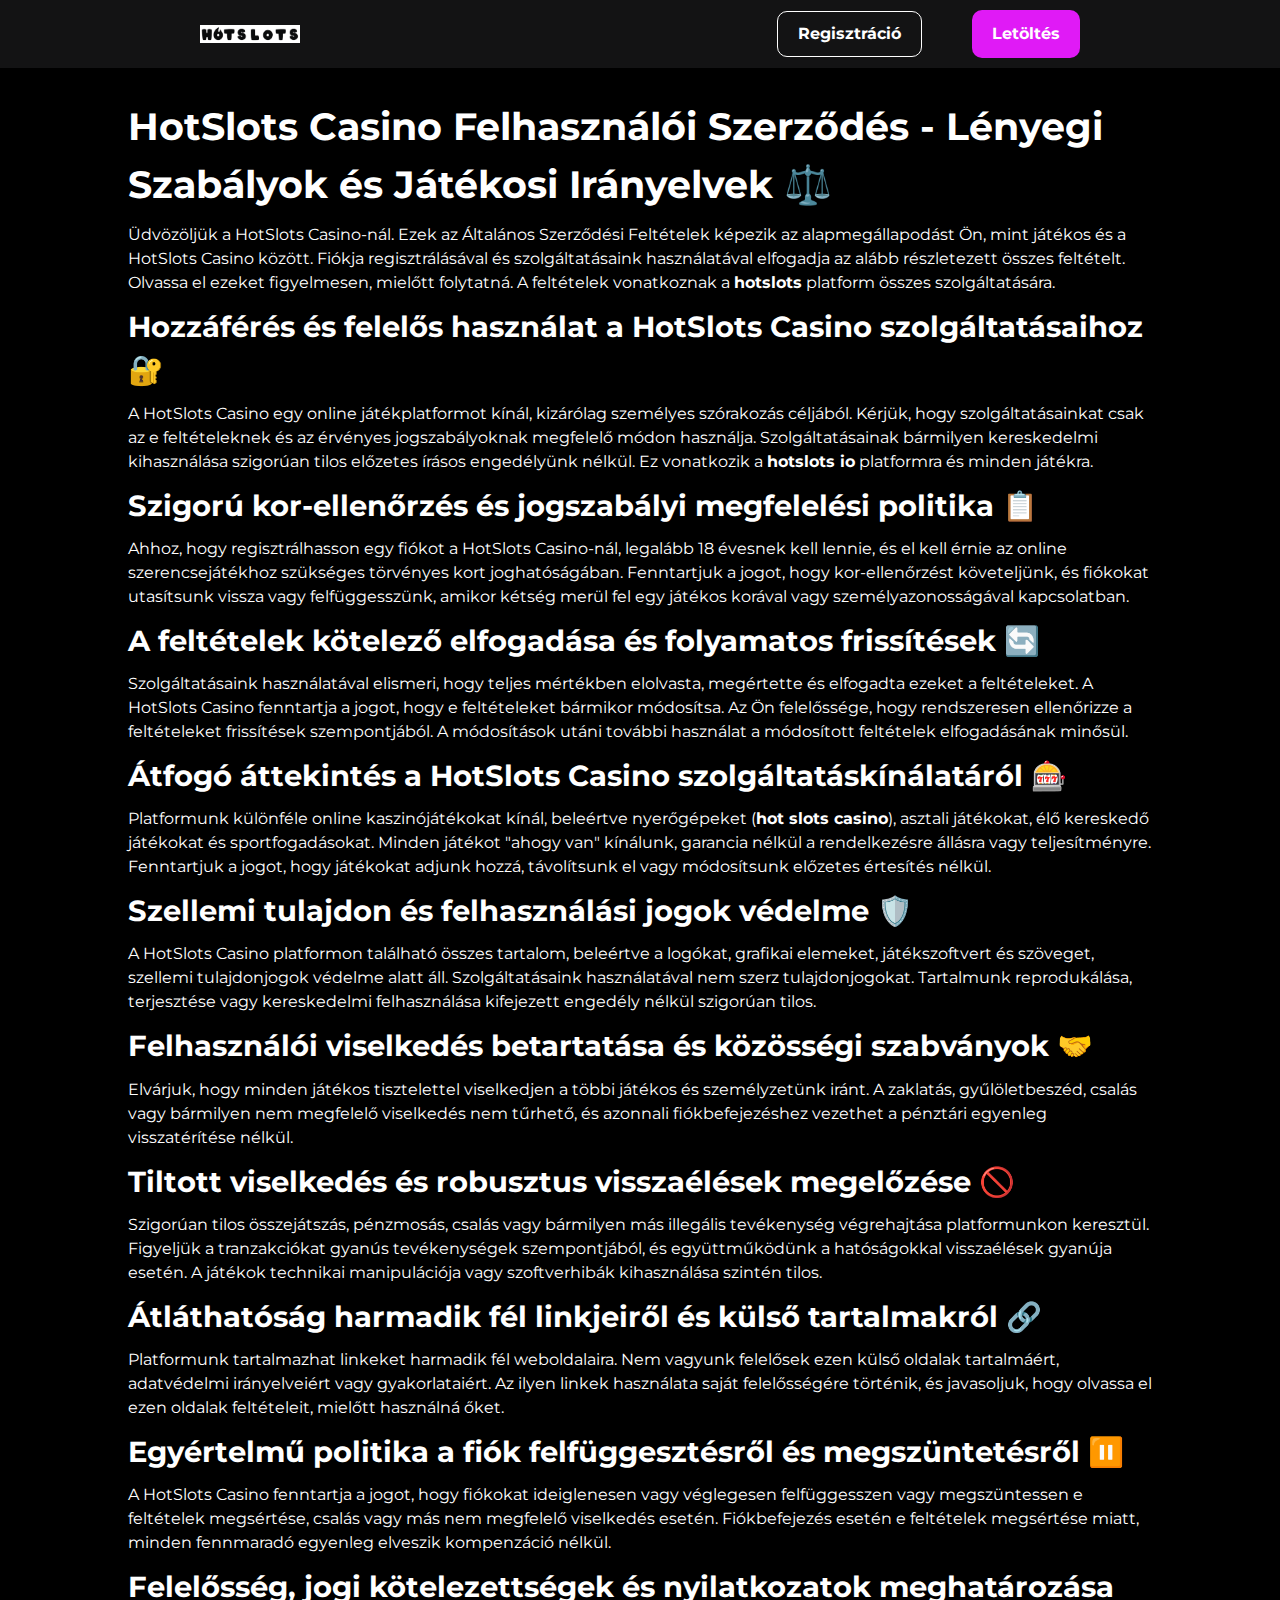
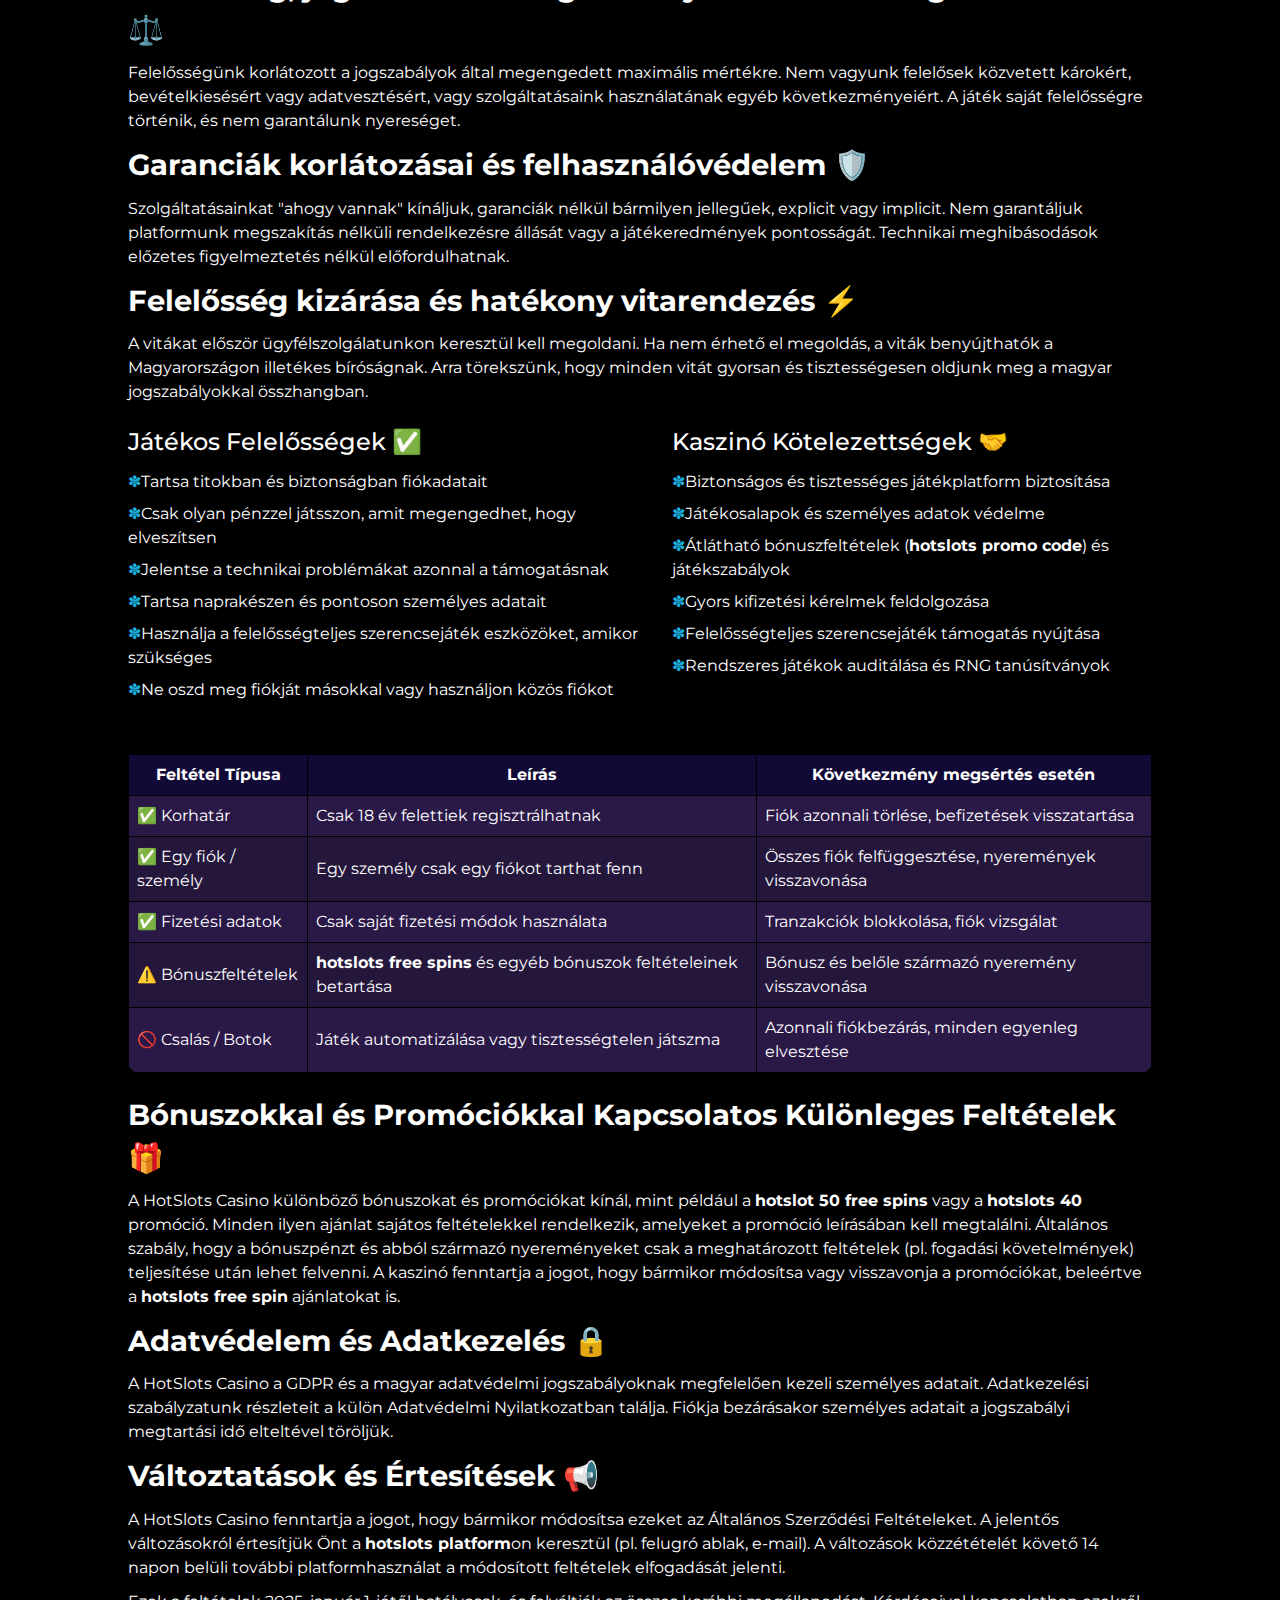
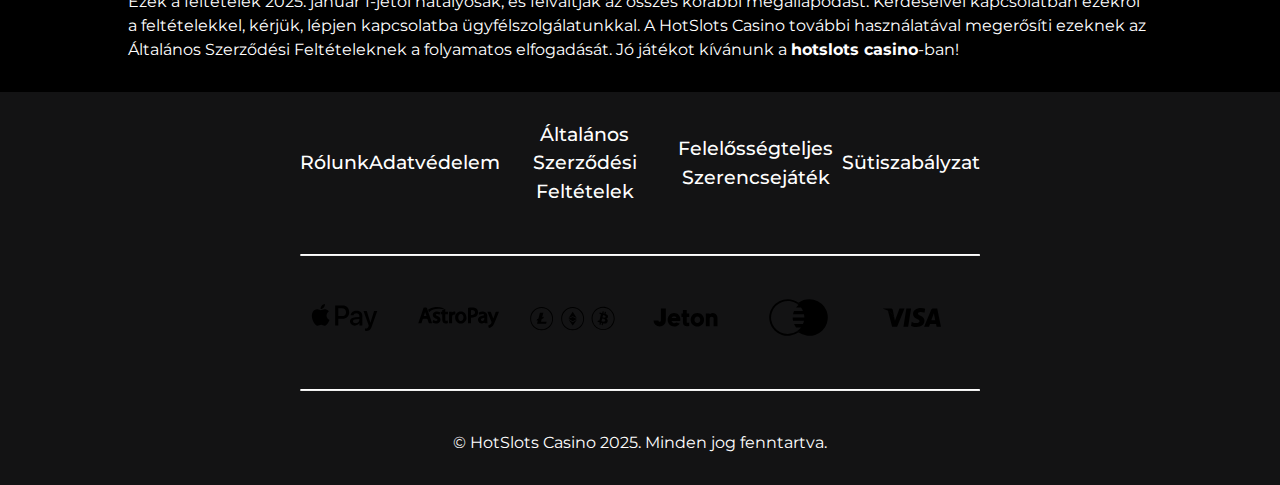
<file: terms-and-conditions/index.html>
<!DOCTYPE html>
<html lang="hu">

<head>
    <meta charset="UTF-8">
    <meta name="viewport" content="width=device-width, initial-scale=1.0">
    <link rel="stylesheet" href="/style.css">
    <link rel="shortcut icon" href="/favicon.ico" type="image/x-icon">
    <title>Felhasználói Szerződés & Játékos Felelősségek a HotSlots Casino-nál</title>
    <meta name="description"
        content="A HotSlots Casino használatával elfogadja az egyértelmű feltételeket, amelyeket az Ön jogainak védelme és egy biztonságos, átlátható és tisztességes játékélmény biztosítása érdekében állítottunk össze.">
    <meta name="googlebot" content="index,follow,noarchive">

    <link rel="canonical" href="https://www.kerenyiingatlan.hu/terms-and-conditions/">

    <meta property="og:type" content="website" />
    <meta property="og:title" content="Felhasználói Szerződés & Játékos Felelősségek a HotSlots Casino-nál" />
    <meta property="og:description"
        content="Olvassa el a HotSlots Casino Általános Szerződési Feltételeit egy biztonságos és átlátható játékélményért." />
    <meta property="og:url" content="https://www.kerenyiingatlan.hu/terms-and-conditions/" />
    <meta property="og:site_name" content="HotSlots Casino" />
    <meta property="og:locale" content="hu_HU" />

    <meta name="twitter:card" content="summary" />
    <meta name="twitter:title" content="Általános Szerződési Feltételek - HotSlots Casino" />
    <meta name="twitter:description" content="Hivatalos feltételek és játékos felelősségek a HotSlots Casino-nál." />
</head>

<body>

    <header>
        <div class="logo">
            <a href="/"><img src="/img/logo.webp" alt="HotSlots Casino logo" width="140" height="70"></a>
        </div>

        <div class="header-btn">
            <a href="/play/" rel="nofollow" content="noindex" class="h-violet-btn">Regisztráció</a>
            <a href="/play/" rel="nofollow" content="noindex" class="h-accent-btn">Letöltés</a>
        </div>
    </header>

    <main>
        <div class="wrapper">
            <div class="container">
                <h1>HotSlots Casino Felhasználói Szerződés - Lényegi Szabályok és Játékosi Irányelvek ⚖️</h1>
                <p class="txt">
                    Üdvözöljük a HotSlots Casino-nál. Ezek az Általános Szerződési Feltételek képezik az
                    alapmegállapodást Ön, mint játékos és a HotSlots Casino között. Fiókja regisztrálásával és
                    szolgáltatásaink használatával elfogadja az alább részletezett összes feltételt. Olvassa el ezeket
                    figyelmesen, mielőtt folytatná. A feltételek vonatkoznak a <strong>hotslots</strong> platform összes
                    szolgáltatására.
                </p>

                <h2>Hozzáférés és felelős használat a HotSlots Casino szolgáltatásaihoz 🔐</h2>
                <p class="txt">
                    A HotSlots Casino egy online játékplatformot kínál, kizárólag személyes szórakozás céljából. Kérjük,
                    hogy szolgáltatásainkat csak az e feltételeknek és az érvényes jogszabályoknak megfelelő módon
                    használja. Szolgáltatásainak bármilyen kereskedelmi kihasználása szigorúan tilos előzetes írásos
                    engedélyünk nélkül. Ez vonatkozik a <strong>hotslots io</strong> platformra és minden játékra.
                </p>

                <h2>Szigorú kor-ellenőrzés és jogszabályi megfelelési politika 📋</h2>
                <p class="txt">
                    Ahhoz, hogy regisztrálhasson egy fiókot a HotSlots Casino-nál, legalább 18 évesnek kell lennie, és
                    el kell érnie az online szerencsejátékhoz szükséges törvényes kort joghatóságában. Fenntartjuk a
                    jogot, hogy kor-ellenőrzést követeljünk, és fiókokat utasítsunk vissza vagy felfüggesszünk, amikor
                    kétség merül fel egy játékos korával vagy személyazonosságával kapcsolatban.
                </p>

                <h2>A feltételek kötelező elfogadása és folyamatos frissítések 🔄</h2>
                <p class="txt">
                    Szolgáltatásaink használatával elismeri, hogy teljes mértékben elolvasta, megértette és elfogadta
                    ezeket a feltételeket. A HotSlots Casino fenntartja a jogot, hogy e feltételeket bármikor módosítsa.
                    Az Ön felelőssége, hogy rendszeresen ellenőrizze a feltételeket frissítések szempontjából. A
                    módosítások utáni további használat a módosított feltételek elfogadásának minősül.
                </p>

                <h2>Átfogó áttekintés a HotSlots Casino szolgáltatáskínálatáról 🎰</h2>
                <p class="txt">
                    Platformunk különféle online kaszinójátékokat kínál, beleértve nyerőgépeket (<strong>hot slots
                        casino</strong>), asztali játékokat, élő kereskedő játékokat és sportfogadásokat. Minden játékot
                    "ahogy van" kínálunk, garancia nélkül a rendelkezésre állásra vagy teljesítményre. Fenntartjuk a
                    jogot, hogy játékokat adjunk hozzá, távolítsunk el vagy módosítsunk előzetes értesítés nélkül.
                </p>

                <h2>Szellemi tulajdon és felhasználási jogok védelme 🛡️</h2>
                <p class="txt">
                    A HotSlots Casino platformon található összes tartalom, beleértve a logókat, grafikai elemeket,
                    játékszoftvert és szöveget, szellemi tulajdonjogok védelme alatt áll. Szolgáltatásaink használatával
                    nem szerz tulajdonjogokat. Tartalmunk reprodukálása, terjesztése vagy kereskedelmi felhasználása
                    kifejezett engedély nélkül szigorúan tilos.
                </p>

                <h2>Felhasználói viselkedés betartatása és közösségi szabványok 🤝</h2>
                <p class="txt">
                    Elvárjuk, hogy minden játékos tisztelettel viselkedjen a többi játékos és személyzetünk iránt. A
                    zaklatás, gyűlöletbeszéd, csalás vagy bármilyen nem megfelelő viselkedés nem tűrhető, és azonnali
                    fiókbefejezéshez vezethet a pénztári egyenleg visszatérítése nélkül.
                </p>

                <h2>Tiltott viselkedés és robusztus visszaélések megelőzése 🚫</h2>
                <p class="txt">
                    Szigorúan tilos összejátszás, pénzmosás, csalás vagy bármilyen más illegális tevékenység
                    végrehajtása platformunkon keresztül. Figyeljük a tranzakciókat gyanús tevékenységek szempontjából,
                    és együttműködünk a hatóságokkal visszaélések gyanúja esetén. A játékok technikai manipulációja vagy
                    szoftverhibák kihasználása szintén tilos.
                </p>

                <h2>Átláthatóság harmadik fél linkjeiről és külső tartalmakról 🔗</h2>
                <p class="txt">
                    Platformunk tartalmazhat linkeket harmadik fél weboldalaira. Nem vagyunk felelősek ezen külső
                    oldalak tartalmáért, adatvédelmi irányelveiért vagy gyakorlataiért. Az ilyen linkek használata saját
                    felelősségére történik, és javasoljuk, hogy olvassa el ezen oldalak feltételeit, mielőtt használná
                    őket.
                </p>

                <h2>Egyértelmű politika a fiók felfüggesztésről és megszüntetésről ⏸️</h2>
                <p class="txt">
                    A HotSlots Casino fenntartja a jogot, hogy fiókokat ideiglenesen vagy véglegesen felfüggesszen vagy
                    megszüntessen e feltételek megsértése, csalás vagy más nem megfelelő viselkedés esetén.
                    Fiókbefejezés esetén e feltételek megsértése miatt, minden fennmaradó egyenleg elveszik kompenzáció
                    nélkül.
                </p>

                <h2>Felelősség, jogi kötelezettségek és nyilatkozatok meghatározása ⚖️</h2>
                <p class="txt">
                    Felelősségünk korlátozott a jogszabályok által megengedett maximális mértékre. Nem vagyunk felelősek
                    közvetett károkért, bevételkiesésért vagy adatvesztésért, vagy szolgáltatásaink használatának egyéb
                    következményeiért. A játék saját felelősségre történik, és nem garantálunk nyereséget.
                </p>

                <h2>Garanciák korlátozásai és felhasználóvédelem 🛡️</h2>
                <p class="txt">
                    Szolgáltatásainkat "ahogy vannak" kínáljuk, garanciák nélkül bármilyen jellegűek, explicit vagy
                    implicit. Nem garantáljuk platformunk megszakítás nélküli rendelkezésre állását vagy a
                    játékeredmények pontosságát. Technikai meghibásodások előzetes figyelmeztetés nélkül
                    előfordulhatnak.
                </p>

                <h2>Felelősség kizárása és hatékony vitarendezés ⚡</h2>
                <p class="txt">
                    A vitákat először ügyfélszolgálatunkon keresztül kell megoldani. Ha nem érhető el megoldás, a viták
                    benyújthatók a Magyarországon illetékes bíróságnak. Arra törekszünk, hogy minden vitát gyorsan és
                    tisztességesen oldjunk meg a magyar jogszabályokkal összhangban.
                </p>

                <div class="promoties-bonus">
                    <div>
                        <h3>Játékos Felelősségek ✅</h3>
                        <ul>
                            <li>Tartsa titokban és biztonságban fiókadatait</li>
                            <li>Csak olyan pénzzel játsszon, amit megengedhet, hogy elveszítsen</li>
                            <li>Jelentse a technikai problémákat azonnal a támogatásnak</li>
                            <li>Tartsa naprakészen és pontoson személyes adatait</li>
                            <li>Használja a felelősségteljes szerencsejáték eszközöket, amikor szükséges</li>
                            <li>Ne oszd meg fiókját másokkal vagy használjon közös fiókot</li>
                        </ul>
                    </div>

                    <div>
                        <h3>Kaszinó Kötelezettségek 🤝</h3>
                        <ul>
                            <li>Biztonságos és tisztességes játékplatform biztosítása</li>
                            <li>Játékosalapok és személyes adatok védelme</li>
                            <li>Átlátható bónuszfeltételek (<strong>hotslots promo code</strong>) és játékszabályok</li>
                            <li>Gyors kifizetési kérelmek feldolgozása</li>
                            <li>Felelősségteljes szerencsejáték támogatás nyújtása</li>
                            <li>Rendszeres játékok auditálása és RNG tanúsítványok</li>
                        </ul>
                    </div>
                </div>

                <div class="table-wrapper">
                    <table>
                        <thead>
                            <tr>
                                <th>Feltétel Típusa</th>
                                <th>Leírás</th>
                                <th>Következmény megsértés esetén</th>
                            </tr>
                        </thead>
                        <tbody>
                            <tr>
                                <td>✅ Korhatár</td>
                                <td>Csak 18 év felettiek regisztrálhatnak</td>
                                <td>Fiók azonnali törlése, befizetések visszatartása</td>
                            </tr>
                            <tr>
                                <td>✅ Egy fiók / személy</td>
                                <td>Egy személy csak egy fiókot tarthat fenn</td>
                                <td>Összes fiók felfüggesztése, nyeremények visszavonása</td>
                            </tr>
                            <tr>
                                <td>✅ Fizetési adatok</td>
                                <td>Csak saját fizetési módok használata</td>
                                <td>Tranzakciók blokkolása, fiók vizsgálat</td>
                            </tr>
                            <tr>
                                <td>⚠️ Bónuszfeltételek</td>
                                <td><strong>hotslots free spins</strong> és egyéb bónuszok feltételeinek betartása</td>
                                <td>Bónusz és belőle származó nyeremény visszavonása</td>
                            </tr>
                            <tr>
                                <td>🚫 Csalás / Botok</td>
                                <td>Játék automatizálása vagy tisztességtelen játszma</td>
                                <td>Azonnali fiókbezárás, minden egyenleg elvesztése</td>
                            </tr>
                        </tbody>
                    </table>
                </div>

                <h2>Bónuszokkal és Promóciókkal Kapcsolatos Különleges Feltételek 🎁</h2>
                <p class="txt">
                    A HotSlots Casino különböző bónuszokat és promóciókat kínál, mint például a <strong>hotslot 50 free
                        spins</strong> vagy a <strong>hotslots 40</strong> promóció. Minden ilyen ajánlat sajátos
                    feltételekkel rendelkezik, amelyeket a promóció leírásában kell megtalálni. Általános szabály, hogy
                    a bónuszpénzt és abból származó nyereményeket csak a meghatározott feltételek (pl. fogadási
                    követelmények) teljesítése után lehet felvenni. A kaszinó fenntartja a jogot, hogy bármikor
                    módosítsa vagy visszavonja a promóciókat, beleértve a <strong>hotslots free spin</strong>
                    ajánlatokat is.
                </p>

                <h2>Adatvédelem és Adatkezelés 🔒</h2>
                <p class="txt">
                    A HotSlots Casino a GDPR és a magyar adatvédelmi jogszabályoknak megfelelően kezeli személyes
                    adatait. Adatkezelési szabályzatunk részleteit a külön Adatvédelmi Nyilatkozatban találja. Fiókja
                    bezárásakor személyes adatait a jogszabályi megtartási idő elteltével töröljük.
                </p>

                <h2>Változtatások és Értesítések 📢</h2>
                <p class="txt">
                    A HotSlots Casino fenntartja a jogot, hogy bármikor módosítsa ezeket az Általános Szerződési
                    Feltételeket. A jelentős változásokról értesítjük Önt a <strong>hotslots platform</strong>on
                    keresztül (pl. felugró ablak, e-mail). A változások közzétételét követő 14 napon belüli további
                    platformhasználat a módosított feltételek elfogadását jelenti.
                </p>

                <p class="txt">
                    Ezek a feltételek 2025. január 1-jétől hatályosak, és felváltják az összes korábbi megállapodást.
                    Kérdéseivel kapcsolatban ezekről a feltételekkel, kérjük, lépjen kapcsolatba ügyfélszolgálatunkkal.
                    A HotSlots Casino további használatával megerősíti ezeknek az Általános Szerződési Feltételeknek a
                    folyamatos elfogadását. Jó játékot kívánunk a <strong>hotslots casino</strong>-ban!
                </p>
            </div>
        </div>
    </main>

    <footer>
        <ul>
            <li>
                <a href="/about-us/">Rólunk</a>
            </li>
            <li>
                <a href="/privacy-policy/">Adatvédelem</a>
            </li>
            <li>
                <a href="/terms-and-conditions/">Általános Szerződési Feltételek</a>
            </li>
            <li>
                <a href="/responsible-gambling/">Felelősségteljes Szerencsejáték</a>
            </li>
            <li>
                <a href="/cookie-policy/">Sütiszabályzat</a>
            </li>
        </ul>

        <hr>

        <ul>
            <li>
                <img src="/img/apple.svg" alt="apple pay" width="100" height="50">
            </li>
            <li>
                <img src="/img/astropay.svg" alt="astro pay" width="100" height="50">
            </li>
            <li>
                <img src="/img/crypto.svg" alt="crypto pay" width="100" height="50">
            </li>
            <li>
                <img src="/img/jeton.svg" alt="jeton pay" width="100" height="50">
            </li>
            <li>
                <img src="/img/mastercard.svg" alt="mastercard pay" width="100" height="50">
            </li>
            <li>
                <img src="/img/visa.svg" alt="visa pay" width="100" height="50">
            </li>
        </ul>

        <hr>

        <p class="txt">
            © HotSlots Casino 2025. Minden jog fenntartva.
        </p>
    </footer>
</body>

</html>
</file>
<file: style.css>
@font-face {
    font-family: Montserrat;
    src: url("./font/Montserrat-Regular.ttf") format("truetype");
    font-weight: 400;
    font-style: normal;
}
@font-face {
    font-family: Montserrat;
    src: url("./font/Montserrat-Medium.ttf") format("truetype");
        font-weight: 500;
    font-style: normal;
}
@font-face {
    font-family: Montserrat;
    src: url("./font/Montserrat-Bold.ttf") format("truetype");
    font-weight: 700;
    font-style: normal;
}

:root{
  --header:  #131314;
  --background:  #000000;
  --btn-accent: #e01af6;
  --btn-inherit: #fff;
  --accent:  #1db0e1; 
  --gift: rgb(255, 255, 255);
  --gift-btn: #2a1847;
  --border-radius: 16px;
  --table: #110a36;
  --minus: #aa0044;

}

* {
    margin: 0;
    padding: 0;
    box-sizing: border-box;
    scroll-behavior: smooth;
    text-overflow: clip;

  }

  ul{
    list-style:  '✽' ;
    list-style-position: inside;
  }

  ul li, ol li{
    margin: 8px 0;
  }

  ul li::marker{
    color: var(--accent);
  }

  ol{
    list-style-position: inside;
  }



  
  a {
    text-decoration: none;
    color: inherit;
  }
  
  img, video {
    width: 80%;
    height: auto;
    display: block;
    border-radius: var(--border-radius);
  }
  
  button {
    all: unset;
    cursor: pointer;
    box-sizing: border-box;
  }
  
  input, textarea, button, select {
    font: inherit;
    border: none;
    outline: none;
  }

  h1, h2, h3, h4, h5, h6 {
    font-weight: 500;
    color: var(--btn-inherit)fff;
  }

  h1{
    font-weight: 700;
    font-size: 2.4rem;
  }

  h2{
    font-size: 1.8rem;
    font-weight: 700;
  }

  h3{
    font-size: 1.5rem;
    font-weight: 500;
    margin: 10px 0;
  }
  
  .txt{
    font-size: 1rem;
    margin: 10px 0;
  }
  body {
    font-family: "Montserrat", sans-serif;
    font-size: 1rem;
    line-height: 1.5;
    background-color: var(--background);
    color: var(--btn-inherit);
    box-sizing: border-box;
  }

  main{
    width: 100%;
    margin: 0 auto;
  }

  header{
    padding: 10px 200px;
    height: auto;
    display: flex;
    align-items: center;
    justify-content: space-between;
    background-color: var(--header);
    backdrop-filter: blur(2px);
    max-width: 100vw;
    margin: 0 auto;
    position: sticky;
    top: 0;
    z-index: 100;
  }

  header img{
    width: 100px;
    height: auto;
    border-radius: 0;
  }

 
  .header-btn{
    display: flex;
    align-items: center;
    justify-content: space-between;
  }

  .h-violet-btn{
    padding: 10px 20px;
    font-size: 1rem;
    border: 1px solid var(--btn-inherit);
    border-radius: 10px;
    margin-right: 50px;
    font-weight: 700;
    transition: all .4s ease-in-out;
  }

  .h-accent-btn{
    padding: 12px 20px;
    font-size: 1rem;
    background-color: var(--btn-accent);
    border-radius: 10px;
    text-align: center; 
    font-weight: 700;
    transition: all .4s ease-in-out;
  }

  .h-app-link{
    font-size: 1rem;
    font-weight: 600;
    transition: all .5s ease-in-out;
  }

  .h-violet-btn:hover, .h-accent-btn:hover{
    transform: scale(1.1);
  }


  .h-app-link:hover{
    font-size: 1.2rem;
  }

  .wrapper{
    max-width: 80%;
    margin: 0 auto;
  }


.promo{
    display: flex;
    align-items: center;
    justify-content: space-between;
    padding: 100px 200px;
    gap: 50px;
    background-image: linear-gradient(90deg, 
    rgba(17, 22, 65, 0.89) 30%,
    rgba(255, 255, 255, 0) 100%), url(./img/layer.webp);
    background-repeat: no-repeat;
    background-size: cover;
}

.promo-l{
    width: 70%;
}

.promo-gift{
    background-color: var(--gift);
    width: 30%;
    height: auto;
    padding: 20px 40px;
    text-align: center;
    border-radius: 20px;
}

.gift-box{
    background-color: var(--gift);
    border-radius: 100%;
    width: 84px;
    height: auto;
    display: flex;
    align-items: center;
    justify-content: center;
    padding: 12px;
    margin: 0px auto;
    margin-top: -48px;
}

.txt-accent{
    color: var(--accent);
    font-size: 1.5rem;
    line-height: 2rem;
    font-weight: 700;
}

.btn-accent{
    display: inline-block;
    padding: 10px 16px;
    font-size: 1rem;
    background-color: var(--gift-btn);
    color: var(--btn-inherit)fff;
    border-radius: 10px;
    text-align: center; 
    font-weight: 700;    
    margin: 20px auto;
    text-transform: uppercase;
    transition: all .4s ease-in-out;
}


.btn-accent:hover{
    transform: scale(1.1);
  }

  .gift-zoom{
    animation: zoom-in-zoom-out 3s ease infinite;
  }

  @keyframes zoom-in-zoom-out {
    0% {
      scale: 120%;
    }
    50% {
      scale: 140%;
    }
    100% {
      scale: 120%;
    }
  }

  .navigation {
    margin: 20px auto;
    background: var(--gift-btn);
    border-radius: 16px;
    padding: 8px;
  }
  
  .txt-nav {
    text-align: center;
    cursor: pointer;
    position: relative;
    padding: 10px 0;
    font-size: 1.2rem;
    font-weight: 500;
    display: block;
  }
  
  .txt-nav::before {
    content: "☰";
    position: absolute;
    top: 11px;
    right: 20px;
  }
  
  .nav-list {
    margin: 0 auto;
    column-count: 3;
    width: 100%;
    border: 1px solid var(--accent);
    padding: 10px;
    background: var(--gift-btn);
    border-radius: 10px;
    display: none;
  }
  
  #toggle-nav:checked ~ .nav-list {
    display: block;
  }
  
  .nav-list li {
    margin: 4px 0;
  }
  
  .nav-list li a:hover {
    text-decoration: underline;
  }

  .container{
    margin: 30px auto;
  }

  .table-wrapper {
  overflow-x: auto;
  margin-top: 1.5rem;
  border-radius: var(--border-radius);
  width: 100%;
}

.table-wrapper table {
  width: 100%;
  border-collapse: collapse;
  color: var(--white);
  font-size: 1rem;
  min-width: 320px;
      background-color: var(--gift-btn);
    border-radius: 12px;
    margin: 20px auto;
}

  thead{
    background-color: var(--table);
  }

  table td, table th {
    border: 1px solid var(--background);
    padding: 8px;
  }

  
table tr:nth-child(even){
    background-color: #20173072;
}
  

.steps-container {
    display: flex;
    flex-direction: column;
    gap: 40px;
    padding-left: 24px;
    border-left: 3px solid #6edb7d; 
    margin: 20px 40px;
    width: 100%;
  }

  .loggen{
    width: 80%;
    margin: 20px auto;
    padding: 40px;
    background-color: var(--gift-btn);
    border-radius: 10px;
    border: 2px solid var(--accent);
  }
  
  .loggen h2{
    text-align: center;
  }

  .step {
    display: flex;
    align-items: flex-start;
    gap: 20px;
    position: relative;
  }
  
  .step-number {
    position: absolute;
    left: -40px;
    top: 0;
    background-color: #6edb7d;
    color: white;
    font-weight: bold;
    border-radius: 50%;
    width: 30px;
    height: 30px;
    text-align: center;
    line-height: 30px;
    font-size: 16px;
  }
  
 
hr{
    width: 100%;
    border-top: 1px solid var(--btn-inherit);
    border-radius: 10px;
    margin-top: 10px;
  }

  .step-content  {
    width: 90%;
  }
  
  .step-content h3 {
    margin: 0 0 10px;
    font-size: 20px;
    color: var(--btn-inherit);
  }
  
  .step-content img {
    max-width: 60%;
    border-radius: 8px;
    margin-bottom: 10px;
  }
  
  
  .promoties-bonus{
    display: flex;
    align-items: start;
    justify-content: space-evenly;
    gap: 30px;
  }

  .voordelen{
    width: 100%;
    border: 2px solid var(--btn-accent);
    border-radius: 12px;
  }

  .voordelen ul, .nadelen ul{
    padding: 14px 20px;
  }

  .voordelen-title{
    display: flex;
    background-color: var(--btn-accent);
    font-size: 1.2rem;
    font-weight: 700;
    padding: 8px 14px;
    border-top-left-radius: 8px;
    border-top-right-radius: 8px;
  }


  .nadelen{  width: 100%;
    border: 2px solid var(--minus);
    border-radius: 12px;
  }

  .nadelen-title{
    display: flex;
    background-color: var(--minus);
    font-size: 1.2rem;
    font-weight: 700;
    padding: 8px 14px;
    border-top-left-radius: 8px;
    border-top-right-radius: 8px;
  }


.faq-contnetn{
    background-color: var(--table);
      padding: 18px 40px;

}

    .qa-content{
        margin: 20px auto;
        display: flex;
        flex-direction: column;
    }    
    .qa-scontent-title{
        margin: 10px auto;
        border-top: 1px solid var(--btn-inherit);
    }
    
    .qa-title{
      font-size: 20px;
      width: 100%;
      position: relative;
      margin: 0;
      display: block;
      cursor: pointer;
    }
    
    .qa-answaer {
      font-size: 18px;
      padding: 0px 10px;
      margin: 0 10px;
      color: var(--btn-inherit);
    }
    
    


    footer{
        display: flex;
        flex-direction: column;
        align-items: center;
        justify-content: center;
        gap: 30px;
        margin: 0 auto;
        width: 100%;
        padding: 20px 300px;
        background-color: var(--header);
        text-align: center;
    }

    footer ul{
        list-style: none;
        display: flex;
        align-items: center;
        justify-content: space-between;
        width: 100%;
        font-size: 1.2rem;
        font-weight: 500;
        transition: all .4s ease-in-out;
    }

    footer a img{
        width: 80px;
        height: auto;
    }

    footer ul li:hover{
        color: var(--btn-accent);
    }

    .f-active{
        color: var(--btn-accent);
    }

    .pages{
        padding: 20px 0;
        display: flex;
        flex-direction: column;
        gap: 20px;
    }


    @media (max-width: 1024px){

        h1{
            font-size: 2rem;
        }

        header{
            /* flex-wrap: wrap; */
            padding: 4px 6px;
            margin: 0 auto;
            text-align: center;
            align-items: center;
            justify-content: center;
            gap: 4px;
            max-width: 100vw;
            margin: 0 auto;
            position: sticky;
            top: 0;
            z-index: 100;
        }

header img{
  max-width: 100px;
}

.h-violet-btn{
  margin-right: 10px;
}

.h-violet-btn, .h-accent-btn{
padding: 10px 14px;
}

        .header-app{
            position: absolute;
            bottom: -24px;
            background-color: var(--header);
            width: 100vw;
        }

        .promo{
            padding: 20px;
            margin: 0 auto;
            flex-direction: column;
        }

        .promo-l{
            width: 100%;
        }

        .promo-gift{
            width: 100%;
        }

        .nav-list{
            column-count: 2;
            justify-content: space-between;
        }

        table {
            width: 100%;
        }

        .loggen{
            width: 100%;
            margin: 20px 8px;
        }

        .promoties-bonus{
            flex-direction: column;
        }

        .wrapper{
            max-width: 100%;
            padding: 10px;
            margin: 20px auto;
        }

        footer{
            padding: 10px;
            text-align: center;
        }

        footer ul:first-child{
            flex-direction: column;
        }
    }
</file>
